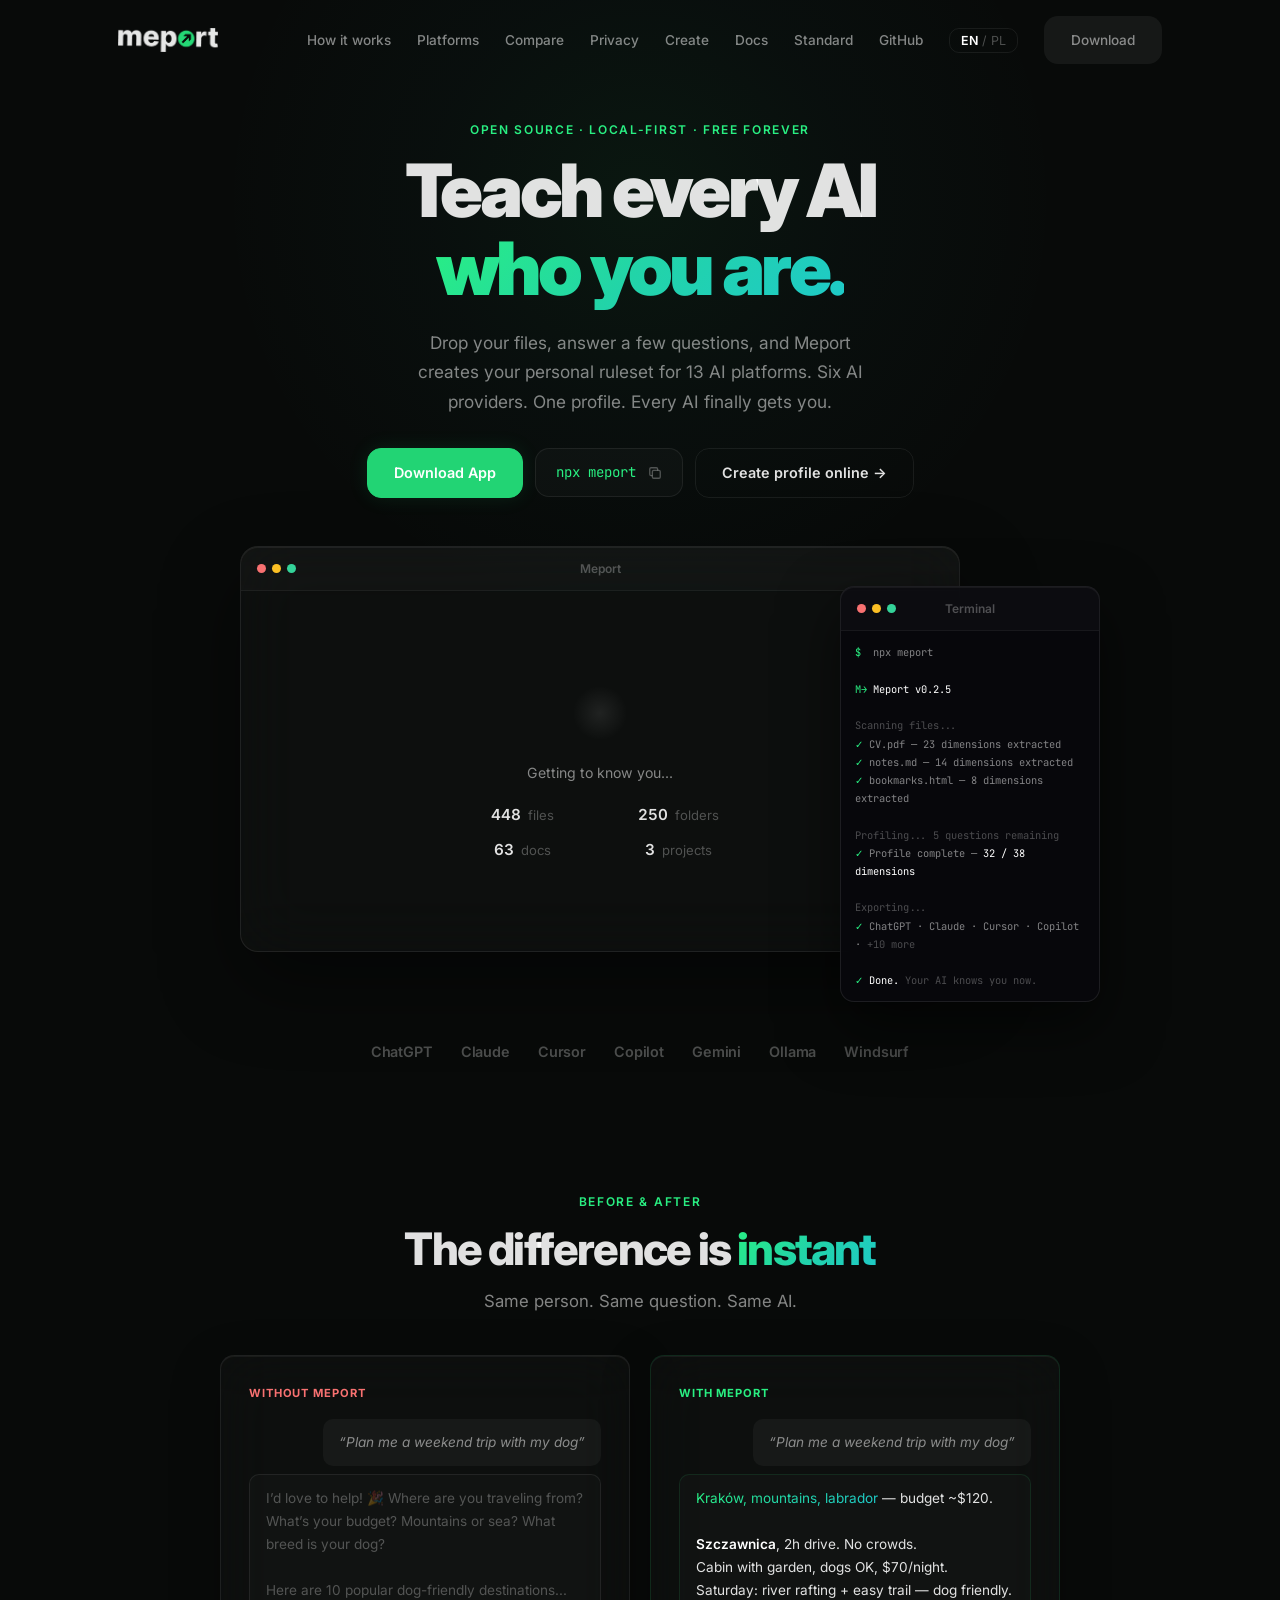
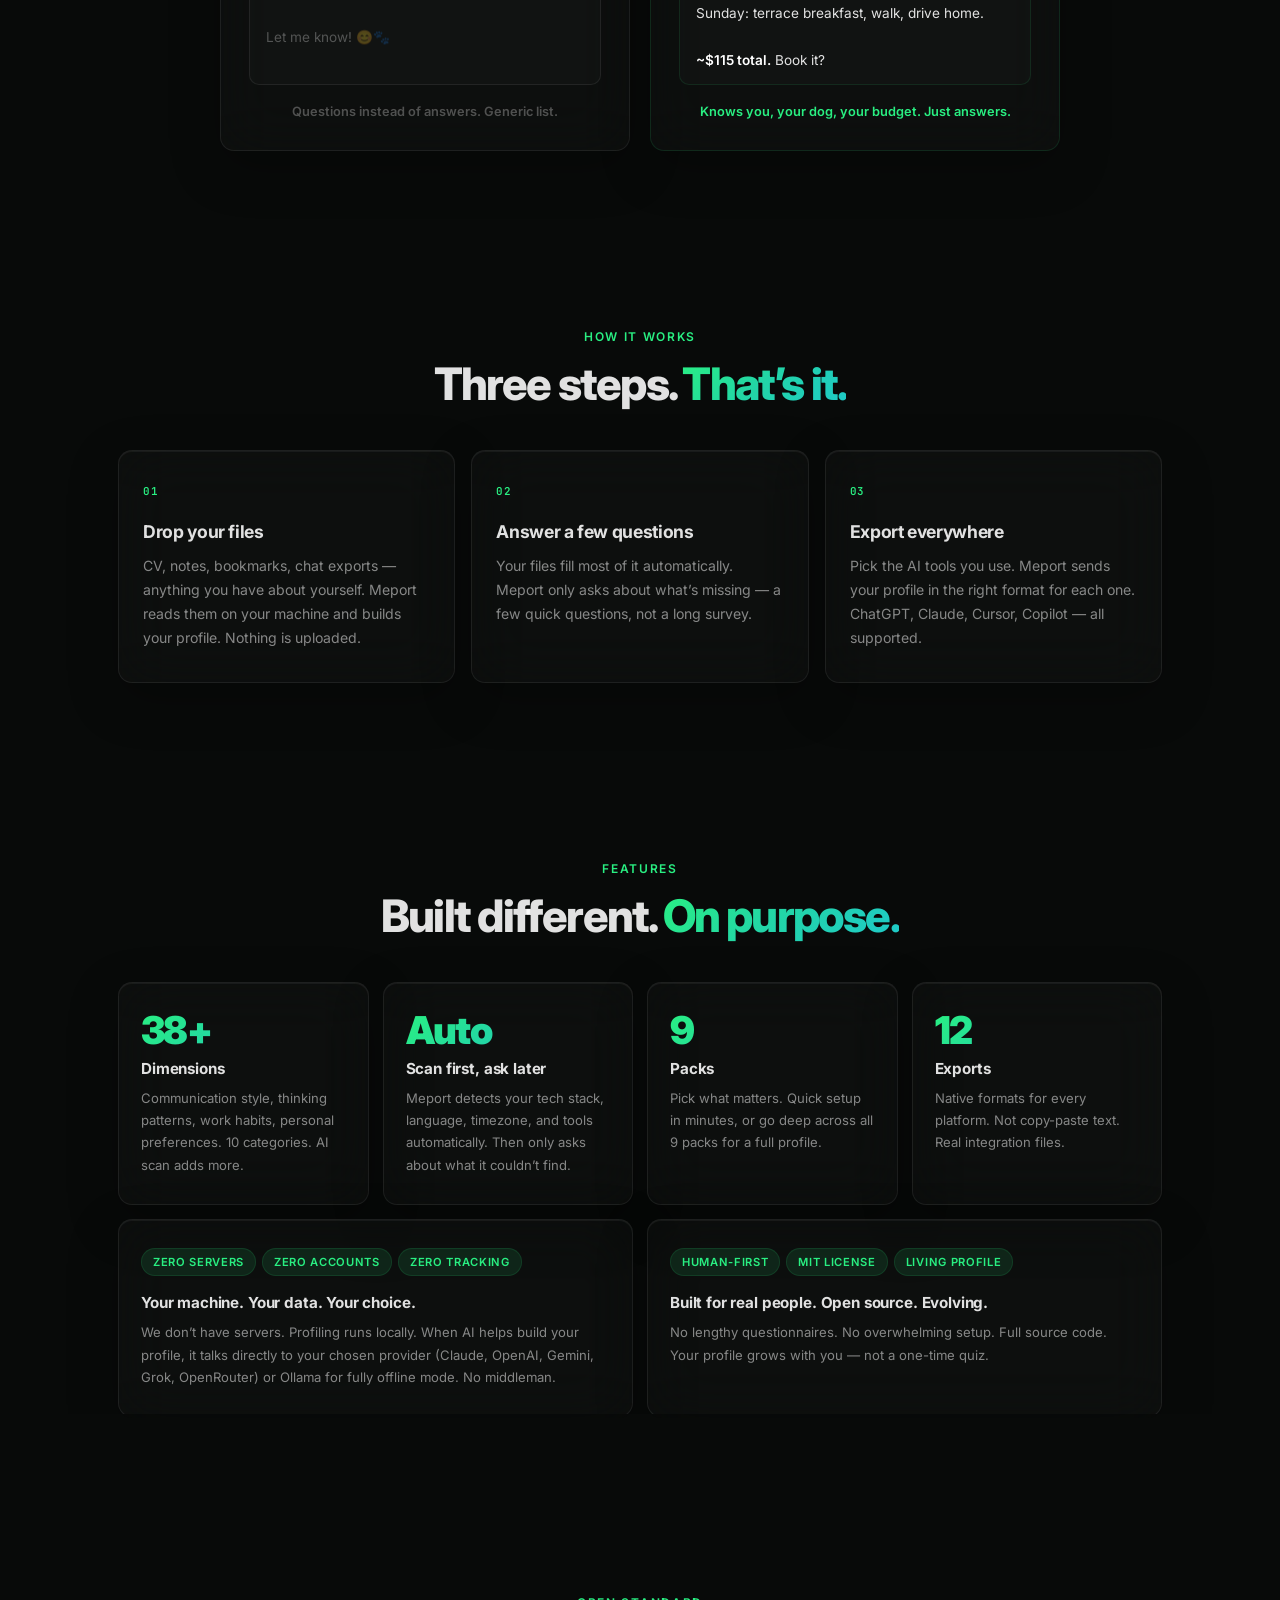
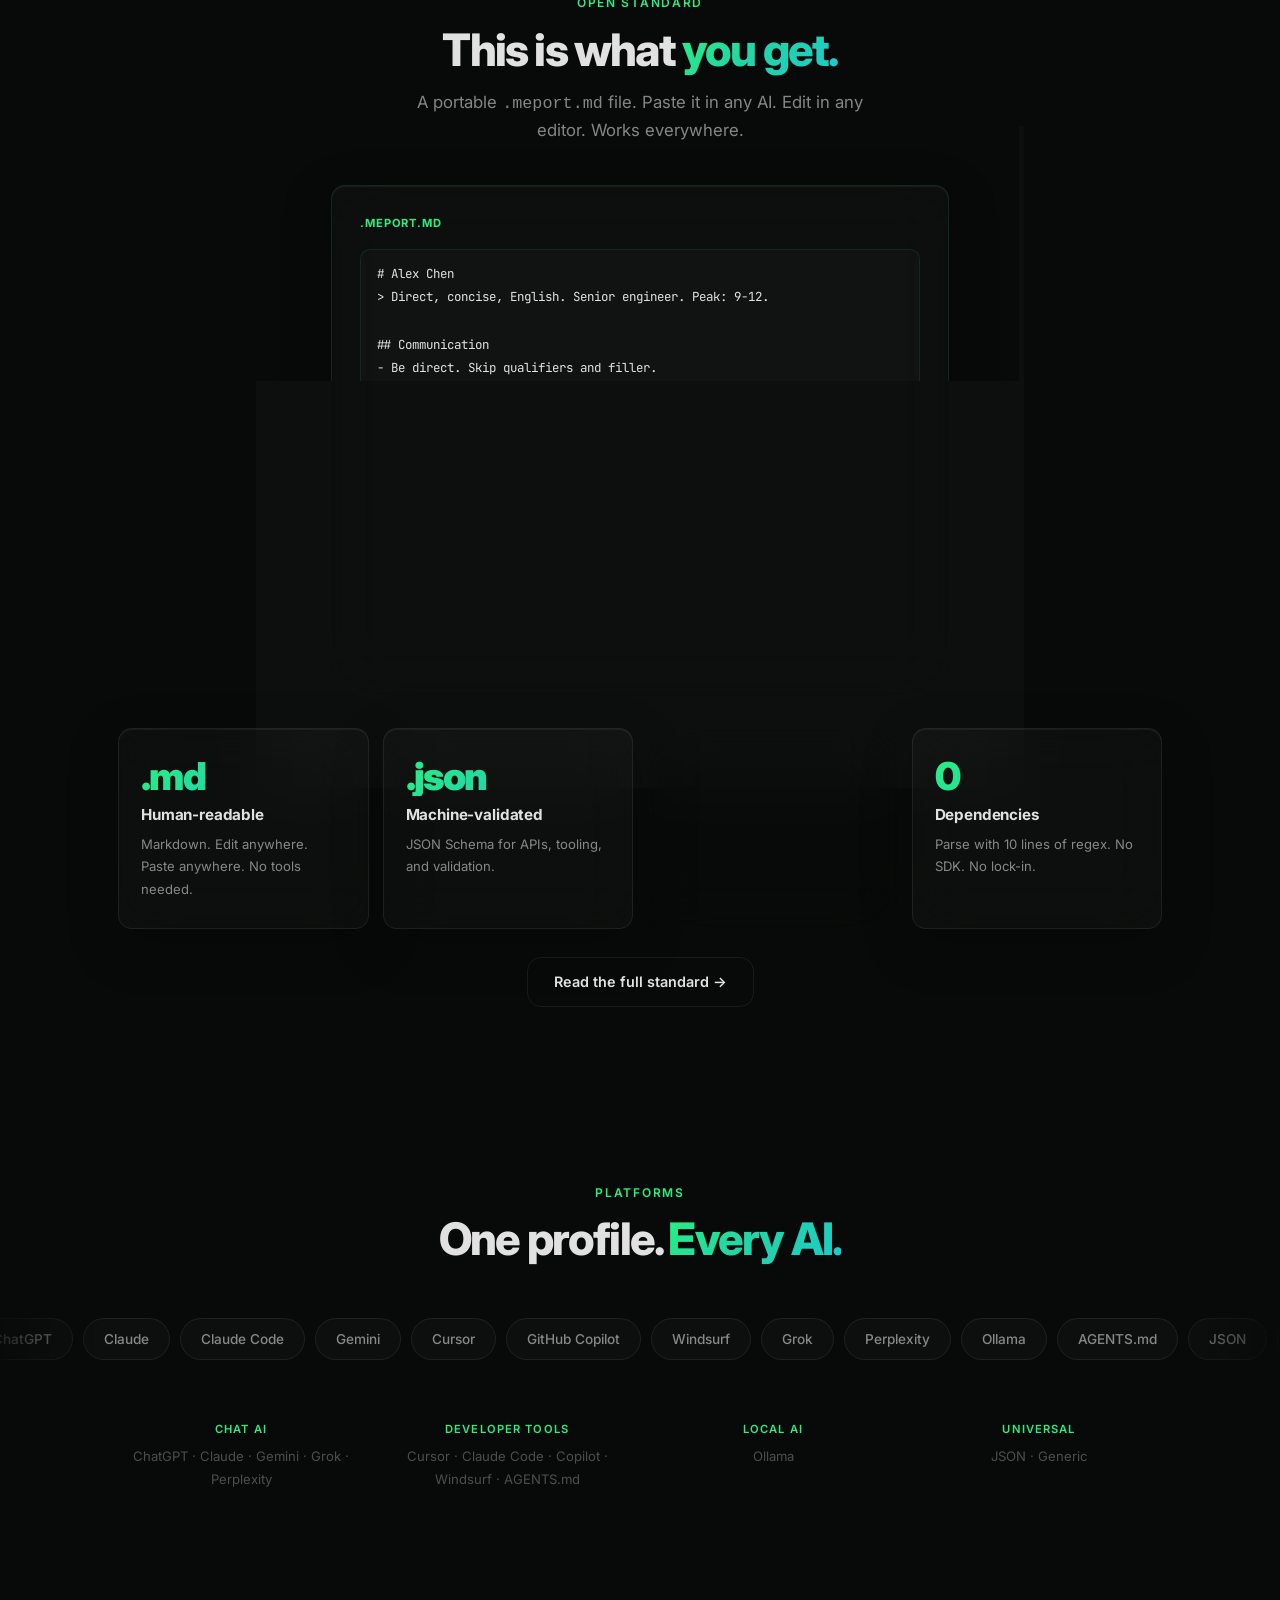
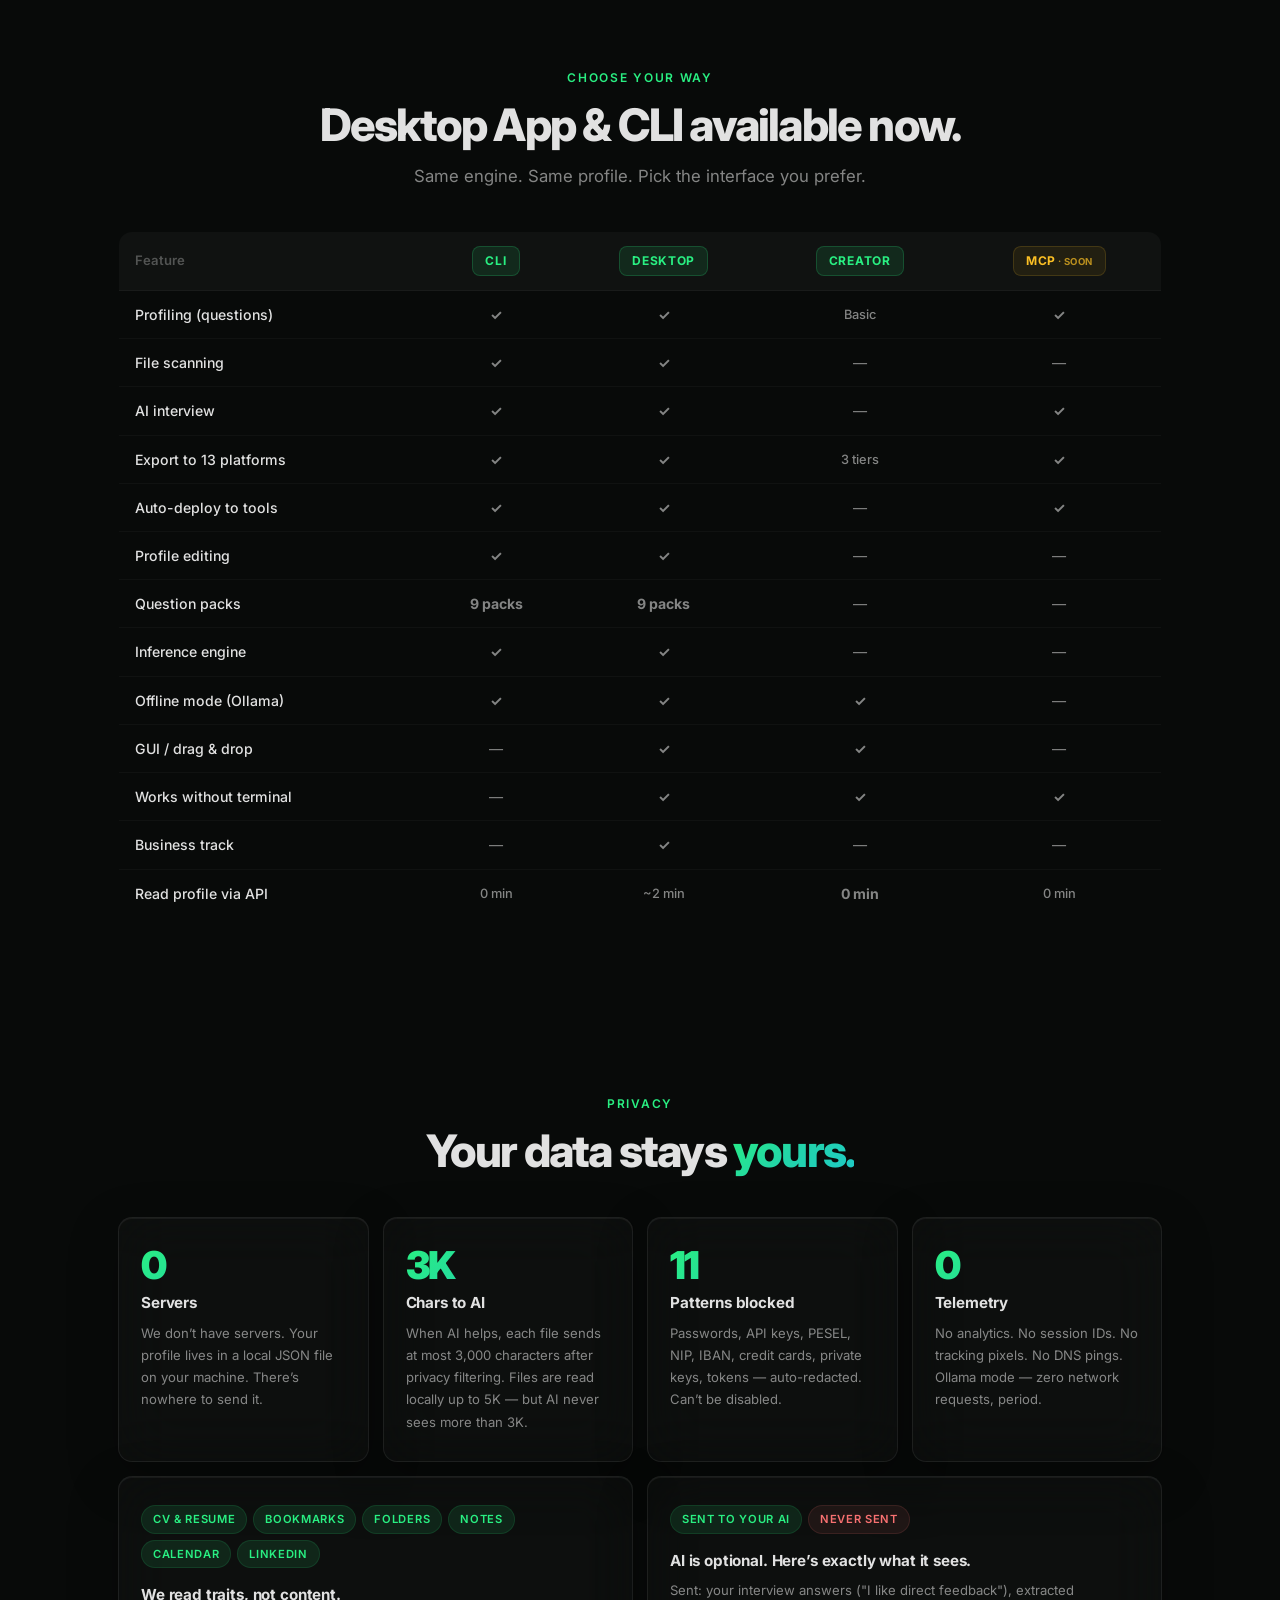
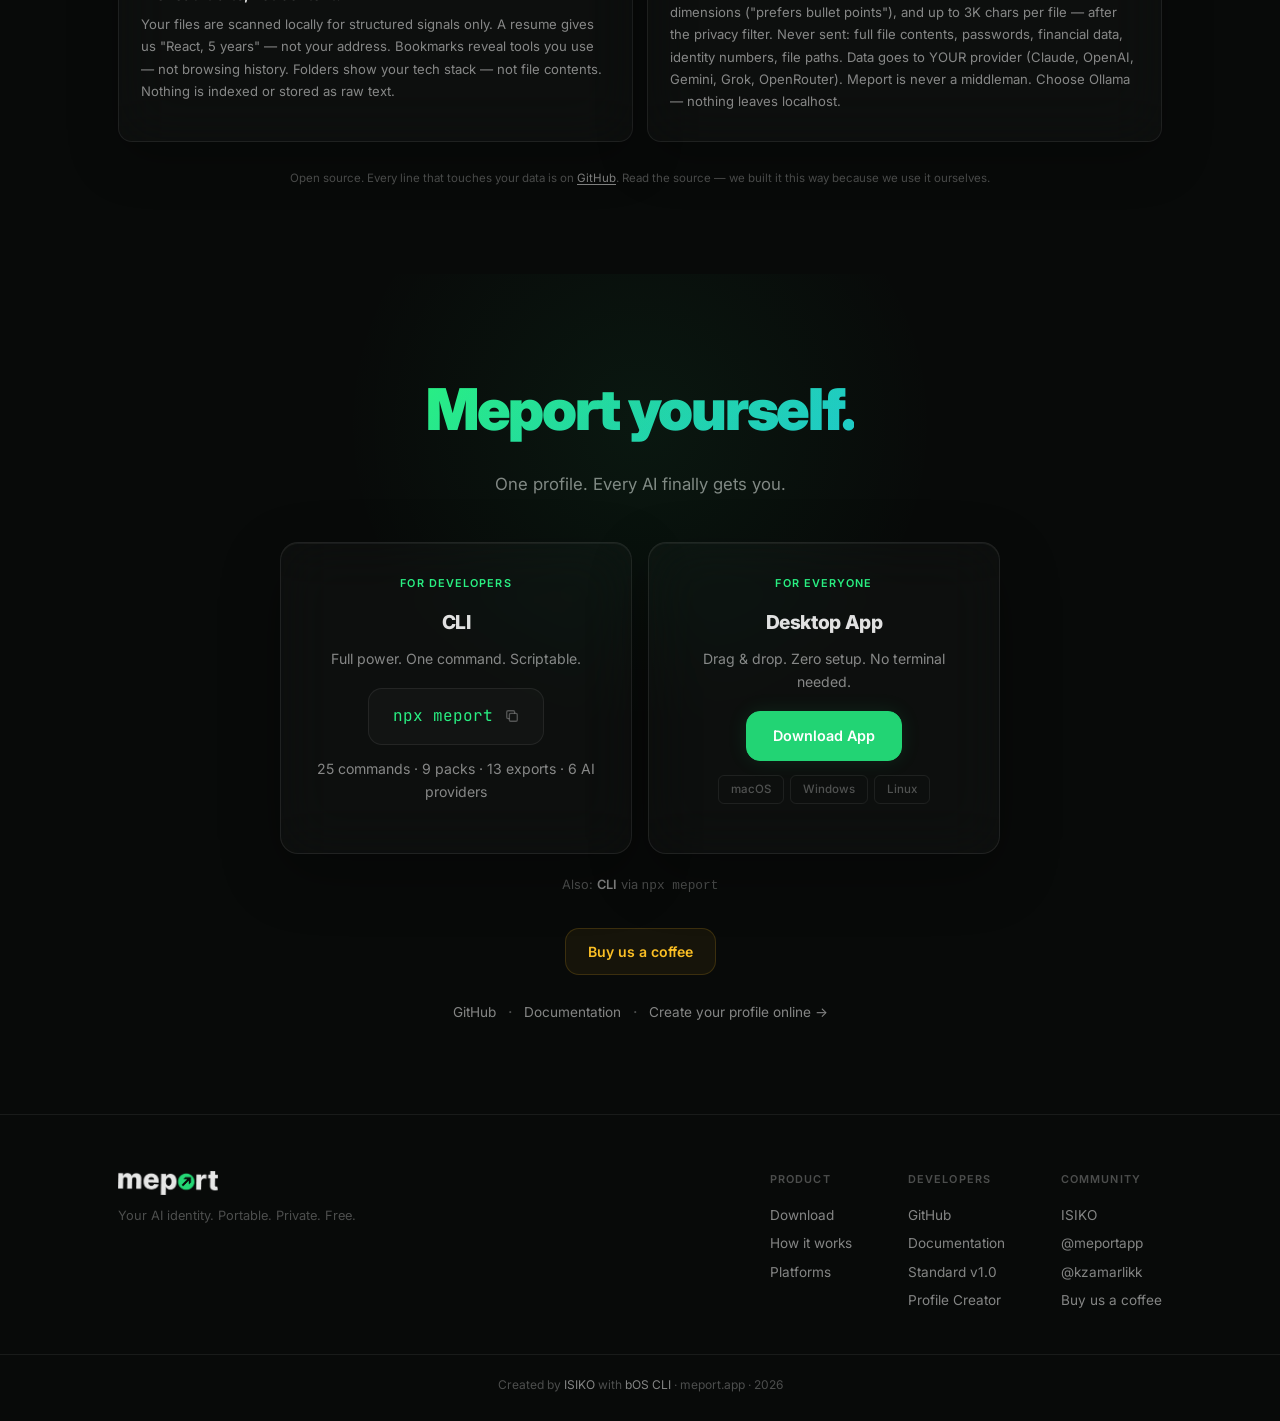
<file: index.html>
<!DOCTYPE html>
<html lang="en" data-lang="en">
<head>
  <meta charset="UTF-8">
  <meta name="viewport" content="width=device-width, initial-scale=1.0">
  <title>Meport — Teach every AI who you are.</title>
  <meta name="description" content="Meport creates your AI personality profile and exports to 15 platforms. Open standard (.meport.md). ChatGPT, Claude, Cursor, Grok, Ollama. Local-first, open source, free.">
  <meta name="author" content="Karol Zamarlik">
  <meta name="robots" content="index, follow">
  <link rel="canonical" href="https://meport.app/">

  <!-- Open Graph -->
  <meta property="og:type" content="website">
  <meta property="og:url" content="https://meport.app/">
  <meta property="og:title" content="Meport — Teach every AI who you are.">
  <meta property="og:description" content="One profile. Every AI. Drop your files, answer a few questions, export to 15 platforms. 6 AI providers. Free, local, open source.">
  <meta property="og:image" content="https://meport.app/og-image.png">
  <meta property="og:image:width" content="1200">
  <meta property="og:image:height" content="630">
  <meta property="og:site_name" content="Meport">
  <meta property="og:locale" content="en_US">

  <!-- Twitter -->
  <meta name="twitter:card" content="summary_large_image">
  <meta name="twitter:site" content="@meportapp">
  <meta name="twitter:creator" content="@kzamarlikk">
  <meta name="twitter:title" content="Meport — Teach every AI who you are.">
  <meta name="twitter:description" content="One profile. Every AI. Export to ChatGPT, Claude, Cursor, Copilot, Ollama &amp; 9 more platforms. 6 AI providers. Free &amp; open source.">
  <meta name="twitter:image" content="https://meport.app/og-image.png">

  <!-- Alternate locale -->
  <meta property="og:locale:alternate" content="pl_PL">

  <meta name="theme-color" content="#050507">
  <link rel="preconnect" href="https://fonts.googleapis.com">
  <link rel="preconnect" href="https://fonts.gstatic.com" crossorigin>
  <link href="https://fonts.googleapis.com/css2?family=Inter:opsz,wght@14..32,300;14..32,400;14..32,500;14..32,600;14..32,700;14..32,800;14..32,900&family=JetBrains+Mono:wght@400;500;600&display=swap" rel="stylesheet">
  <link rel="stylesheet" href="style.css">
  <link rel="icon" type="image/png" href="meport-sygnet.png">
  <link rel="icon" href="meport-sygnet.png" type="image/png" sizes="any">
  <meta name="keywords" content="AI profile, custom instructions, ChatGPT, Claude, Cursor, Copilot, Ollama, AI personalization, portable AI profile, npx meport, meport, .meport.md">
</head>
<body>

  <!-- NAV -->
  <nav class="nav" id="nav">
    <div class="nav-inner">
      <a href="#" class="nav-logo">
        <img src="meport-logo.png" alt="Meport" class="nav-logo-img">
      </a>
      <div class="nav-links" id="nav-links">
        <a href="#how" data-i18n="nav.how">How it works</a>
        <a href="#platforms" data-i18n="nav.platforms">Platforms</a>
        <a href="#compare" data-i18n="nav.compare">Compare</a>
        <a href="#privacy" data-i18n="priv.eyebrow">Privacy</a>
        <a href="create.html">Create</a>
        <a href="docs.html" data-i18n="nav.docs">Docs</a>
        <a href="docs.html#std-overview">Standard</a>
        <a href="https://github.com/zmrlk/meport" target="_blank" rel="noopener">GitHub</a>
        <button class="lang-switch" id="lang-switch" aria-label="Switch language">
          <span class="lang-option" data-lang="en">EN</span>
          <span class="lang-sep">/</span>
          <span class="lang-option" data-lang="pl">PL</span>
        </button>
        <a href="#download" class="btn btn-nav" data-i18n="nav.download">Download</a>
      </div>
      <button class="nav-toggle" id="nav-toggle" aria-label="Menu">
        <span></span><span></span><span></span>
      </button>
    </div>
  </nav>

  <!-- ═══════════════ HERO ═══════════════ -->
  <section class="hero">
    <div class="hero-ambient"></div>

    <!-- HEADLINE -->
    <div class="container hero-content">
      <div class="reveal">
        <p class="eyebrow" data-i18n="hero.eyebrow">Open source &middot; Local-first &middot; Free forever</p>
      </div>
      <div class="reveal r1">
        <h1 class="hero-h1">
          <span data-i18n="hero.title1">Teach every AI</span><br>
          <span class="grad" data-i18n="hero.title2">who you are.</span>
        </h1>
      </div>
      <div class="reveal r2">
        <p class="hero-p" data-i18n="hero.sub">Every AI conversation starts from zero &mdash; your name, style, preferences, forgotten. Meport fixes that. One profile, every platform. AI finally gets you.</p>
      </div>
      <div class="reveal r3 hero-cta">
        <a href="#download" class="btn btn-primary" data-i18n="hero.cta_dl">Download App</a>
        <div class="cli-copy" id="cli-pill">
          <code>npx meport</code>
          <svg width="14" height="14" viewBox="0 0 16 16" fill="none"><rect x="5" y="5" width="9" height="9" rx="1.5" stroke="currentColor" stroke-width="1.5"/><path d="M11 5V3.5A1.5 1.5 0 009.5 2h-6A1.5 1.5 0 002 3.5v6A1.5 1.5 0 003.5 11H5" stroke="currentColor" stroke-width="1.5"/></svg>
        </div>
        <a href="create.html" class="btn btn-outline">Create profile online &rarr;</a>
      </div>
    </div>

    <!-- PRODUCT PREVIEW -->
    <div class="container">
      <div class="hero-preview reveal r4">

        <!-- APP (main, top) -->
        <div class="preview-app" id="preview-app">
          <div class="pa-bar">
            <div class="pt-dots"><span></span><span></span><span></span></div>
            <div class="pt-title">Meport</div>
          </div>
          <div class="pa-body">
            <!-- Scanning state -->
            <div class="pa-scan" id="pa-scan">
              <div class="pa-orb"></div>
              <p class="pa-status">Getting to know you...</p>
              <div class="pa-stats">
                <div><strong id="stat-files">0</strong> files</div>
                <div><strong id="stat-folders">0</strong> folders</div>
                <div><strong id="stat-docs">0</strong> docs</div>
                <div><strong id="stat-projects">0</strong> projects</div>
              </div>
            </div>
            <!-- Question state -->
            <div class="pa-questions" id="pa-questions" style="display:none">
              <div class="pa-dots" id="pa-dots"></div>
              <div class="pa-qcard" id="pa-qcard">
                <p class="pa-q" id="pa-q"></p>
                <div class="pa-opts" id="pa-opts"></div>
              </div>
            </div>
            <!-- Success state -->
            <div class="pa-success" id="pa-success" style="display:none">
              <div class="pa-check">&#10003;</div>
              <p class="pa-done-title" data-i18n="hero.done.title">Profile ready</p>
              <p class="pa-done-sub" data-i18n="hero.done.sub">7 rules generated from your answers</p>
              <div class="pa-rules" id="pa-rules"></div>
              <div class="pa-actions">
                <button class="pa-copy-btn" id="pa-copy-btn" data-copy-text="Copy rules" data-copied-text="Copied!">
                  <svg width="14" height="14" viewBox="0 0 16 16" fill="none"><rect x="5" y="5" width="9" height="9" rx="1.5" stroke="currentColor" stroke-width="1.5"/><path d="M11 5V3.5A1.5 1.5 0 009.5 2h-6A1.5 1.5 0 002 3.5v6A1.5 1.5 0 003.5 11H5" stroke="currentColor" stroke-width="1.5"/></svg>
                  <span data-i18n="hero.done.copy">Copy rules</span>
                </button>
                <a href="#download" class="btn btn-primary pa-dl-btn" data-i18n="hero.cta_dl">Download App</a>
              </div>
            </div>
          </div>
        </div>

        <!-- TERMINAL (overlay, bottom-left) -->
        <div class="preview-terminal">
          <div class="pt-bar">
            <div class="pt-dots"><span></span><span></span><span></span></div>
            <div class="pt-title">Terminal</div>
          </div>
          <div class="pt-body" id="pt-body"></div>
        </div>

      </div>
    </div>

    <!-- TRUST — clickable -->
    <div class="trust reveal r4">
      <a href="#platforms">ChatGPT</a><a href="#platforms">Claude</a><a href="#platforms">Cursor</a><a href="#platforms">Copilot</a><a href="#platforms">Gemini</a><a href="#platforms">Ollama</a><a href="#platforms">Windsurf</a>
    </div>
  </section>

  <!-- ═══════════════ BEFORE / AFTER ═══════════════ -->
  <section class="flow" id="difference">
    <div class="container">
      <p class="eyebrow reveal" data-i18n="diff.eyebrow">Before &amp; After</p>
      <h2 class="h2 reveal" data-i18n-html="diff.heading">The difference is <em>instant</em></h2>
      <p class="sub reveal" data-i18n="diff.sub">Same person. Same question. Same AI.</p>
      <div class="ba reveal r1">
        <div class="ba-card ba-bad">
          <span class="ba-tag" data-i18n="diff.without">Without Meport</span>
          <div class="ba-bubble user" data-i18n="diff.q">&ldquo;Plan me a weekend trip with my dog&rdquo;</div>
          <div class="ba-bubble ai" data-i18n-html="diff.a_bad">I&rsquo;d love to help! 🎉 Where are you traveling from? What&rsquo;s your budget? Mountains or sea? What breed is your dog?<br><br>Here are 10 popular dog-friendly destinations...<br><br>Let me know! 😊🐾</div>
          <p class="ba-verd" data-i18n="diff.verdict_bad">Questions instead of answers. Generic list.</p>
        </div>
        <div class="ba-card ba-good">
          <span class="ba-tag good" data-i18n="diff.with">With Meport</span>
          <div class="ba-bubble user" data-i18n="diff.q">&ldquo;Plan me a weekend trip with my dog&rdquo;</div>
          <div class="ba-bubble ai good" data-i18n-html="diff.a_good"><em>Krak&oacute;w, mountains, labrador</em> &mdash; budget ~$120.<br><br><strong>Szczawnica</strong>, 2h drive. No crowds.<br>Cabin with garden, dogs OK, $70/night.<br>Saturday: river rafting + easy trail &mdash; dog friendly.<br>Sunday: terrace breakfast, walk, drive home.<br><br><strong>~$115 total.</strong> Book it?</div>
          <p class="ba-verd good" data-i18n="diff.verdict_good">Knows you, your dog, your budget. Just answers.</p>
        </div>
      </div>
    </div>
  </section>

  <!-- ═══════════════ HOW IT WORKS ═══════════════ -->
  <section class="flow" id="how">
    <div class="container">
      <p class="eyebrow reveal" data-i18n="how.eyebrow">How it works</p>
      <h2 class="h2 reveal" data-i18n-html="how.heading">Three steps. <em>That&rsquo;s it.</em></h2>
      <div class="steps">
        <div class="step reveal r1">
          <div class="step-n">01</div>
          <h3 data-i18n="how.s1.title">Drop your files</h3>
          <p data-i18n="how.s1.desc">CV, notes, bookmarks, chat exports &mdash; anything you have about yourself. Meport reads them on your machine and builds your profile. Nothing is uploaded.</p>
        </div>
        <div class="step reveal r2">
          <div class="step-n">02</div>
          <h3 data-i18n="how.s2.title">Answer a few questions</h3>
          <p data-i18n="how.s2.desc">Your files fill most of it automatically. Meport only asks about what's missing &mdash; a few quick questions, not a long survey.</p>
        </div>
        <div class="step reveal r3">
          <div class="step-n">03</div>
          <h3 data-i18n="how.s3.title">Export everywhere</h3>
          <p data-i18n="how.s3.desc">Pick the AI tools you use. Meport sends your profile in the right format for each one. ChatGPT, Claude, Cursor, Copilot &mdash; all supported.</p>
        </div>
      </div>
    </div>
  </section>

  <!-- ═══════════════ FEATURES ═══════════════ -->
  <section class="flow" id="features">
    <div class="container">
      <p class="eyebrow reveal" data-i18n="feat.eyebrow">Features</p>
      <h2 class="h2 reveal" data-i18n-html="feat.heading">Built different. <em>On purpose.</em></h2>
      <div class="bento">
        <div class="bento-card reveal">
          <div class="bento-num">38+</div>
          <h3 data-i18n="feat.f1.title">Dimensions</h3>
          <p data-i18n="feat.f1.desc">Communication style, thinking patterns, work habits, personal preferences. 10 categories. AI scan adds more.</p>
        </div>
        <div class="bento-card reveal r1">
          <div class="bento-num">Auto</div>
          <h3 data-i18n="feat.f2.title">Scan first, ask later</h3>
          <p data-i18n="feat.f2.desc">Meport detects your tech stack, language, timezone, and tools automatically. Then only asks about what it couldn't find.</p>
        </div>
        <div class="bento-card reveal r2">
          <div class="bento-num">9</div>
          <h3 data-i18n="feat.f3.title">Packs</h3>
          <p data-i18n="feat.f3.desc">Pick what matters. Quick setup in minutes, or go deep across all 9 packs for a full profile.</p>
        </div>
        <div class="bento-card reveal r3">
          <div class="bento-num">12</div>
          <h3 data-i18n="feat.f4.title">Exports</h3>
          <p data-i18n="feat.f4.desc">Native formats for every platform. Not copy-paste text. Real integration files.</p>
        </div>
        <div class="bento-card wide reveal r1">
          <div class="pills"><span data-i18n="feat.f5.p1">Zero servers</span><span data-i18n="feat.f5.p2">Zero accounts</span><span data-i18n="feat.f5.p3">Zero tracking</span></div>
          <h3 data-i18n="feat.f5.title">Your machine. Your data. Your choice.</h3>
          <p data-i18n="feat.f5.desc">We don't have servers. Profiling runs locally. When AI helps build your profile, it talks directly to your chosen provider (Claude, OpenAI, Gemini, Grok, OpenRouter) or Ollama for fully offline mode. No middleman.</p>
        </div>
        <div class="bento-card wide reveal r2">
          <div class="pills"><span data-i18n="feat.f6.p0">Human-first</span><span>MIT License</span><span data-i18n="feat.f6.p1">Living profile</span></div>
          <h3 data-i18n="feat.f6.title">Built for real people. Open source. Evolving.</h3>
          <p data-i18n="feat.f6.desc">No lengthy questionnaires. No overwhelming setup. Full source code. Your profile grows with you — not a one-time quiz.</p>
        </div>
      </div>
    </div>
  </section>

  <!-- ═══════════════ WHAT YOU GET ═══════════════ -->
  <section class="flow" id="standard">
    <div class="container">
      <p class="eyebrow reveal">Open Standard</p>
      <h2 class="h2 reveal">This is what <em>you get.</em></h2>
      <p class="sub reveal">A portable <code>.meport.md</code> file. Paste it in any AI. Edit in any editor. Works everywhere.</p>
      <div class="ba reveal r1">
        <div class="ba-card ba-good" style="grid-column:span 2;max-width:640px;margin:0 auto">
          <span class="ba-tag good">.meport.md</span>
          <div class="ba-bubble ai good" style="font-family:var(--mono);font-size:.78rem;line-height:1.9;white-space:pre"># Alex Chen
> Direct, concise, English. Senior engineer. Peak: 9-12.

## Communication
- Be direct. Skip qualifiers and filler.
- Code-first format. No prose walls.
- Feedback: welcome corrections.

## Instructions
- Use TypeScript for all examples
- Skip preambles &mdash; go straight to the answer

## Never
- Explain basic concepts
- Use emoji</div>
          <p class="ba-verd good">Copy &rarr; paste in ChatGPT, Claude, Grok, or Cursor &rarr; AI instantly knows how to talk to you.</p>
        </div>
      </div>
      <div class="bento" style="margin-top:32px">
        <div class="bento-card reveal">
          <div class="bento-num">.md</div>
          <h3>Human-readable</h3>
          <p>Markdown. Edit anywhere. Paste anywhere. No tools needed.</p>
        </div>
        <div class="bento-card reveal r1">
          <div class="bento-num">.json</div>
          <h3>Machine-validated</h3>
          <p>JSON Schema for APIs, tooling, and validation.</p>
        </div>
        <div class="bento-card reveal r2">
          <div class="bento-num">4</div>
          <h3>Export tiers</h3>
          <p>150 &rarr; 800 &rarr; 1500 &rarr; 3500 chars. Fits every platform.</p>
        </div>
        <div class="bento-card reveal r3">
          <div class="bento-num">0</div>
          <h3>Dependencies</h3>
          <p>Parse with 10 lines of regex. No SDK. No lock-in.</p>
        </div>
      </div>
      <div style="text-align:center;margin-top:28px" class="reveal r3">
        <a href="docs.html#std-overview" class="btn btn-outline">Read the full standard &rarr;</a>
      </div>
    </div>
  </section>

  <!-- ═══════════════ PLATFORMS ═══════════════ -->
  <section class="flow" id="platforms">
    <div class="container">
      <p class="eyebrow reveal" data-i18n="plat.eyebrow">Platforms</p>
      <h2 class="h2 reveal" data-i18n-html="plat.heading">One profile. <em>Every AI.</em></h2>
    </div>
    <div class="marquee-wrap reveal r1">
      <div class="marquee">
        <span>ChatGPT</span><span>Claude</span><span>Claude Code</span><span>Gemini</span><span>Cursor</span>
        <span>GitHub Copilot</span><span>Windsurf</span><span>Grok</span><span>Perplexity</span><span>Ollama</span>
        <span>AGENTS.md</span><span>JSON</span><span>Generic</span>
        <span>ChatGPT</span><span>Claude</span><span>Claude Code</span><span>Gemini</span><span>Cursor</span>
        <span>GitHub Copilot</span><span>Windsurf</span><span>Grok</span><span>Perplexity</span><span>Ollama</span>
        <span>AGENTS.md</span><span>JSON</span><span>Generic</span>
      </div>
    </div>
    <div class="container">
      <div class="cats reveal r2">
        <div class="cat"><h4 data-i18n="plat.chat">Chat AI</h4><p>ChatGPT &middot; Claude &middot; Gemini &middot; Grok &middot; Perplexity</p></div>
        <div class="cat"><h4 data-i18n="plat.dev">Developer Tools</h4><p>Cursor &middot; Claude Code &middot; Copilot &middot; Windsurf &middot; AGENTS.md</p></div>
        <div class="cat"><h4 data-i18n="plat.local">Local AI</h4><p>Ollama</p></div>
        <div class="cat"><h4 data-i18n="plat.universal">Universal</h4><p>JSON &middot; Generic</p></div>
      </div>
    </div>
  </section>

  <!-- ═══════════════ COMPARISON TABLE ═══════════════ -->
  <section class="flow" id="compare">
    <div class="container">
      <p class="eyebrow reveal" data-i18n="compare.eyebrow">Choose your way</p>
      <h2 class="h2 reveal" data-i18n-html="compare.heading">Desktop App &amp; CLI available now.</h2>
      <p class="sub reveal" data-i18n="compare.sub">Same engine. Same profile. Pick the interface you prefer.</p>
      <div class="compare-table reveal r1">
        <table>
          <thead>
            <tr>
              <th data-i18n="compare.feature">Feature</th>
              <th><span class="ct-badge ct-ready">CLI</span></th>
              <th><span class="ct-badge ct-ready">Desktop</span></th>
              <th><a href="create.html" class="ct-badge ct-ready">Creator</a></th>
              <th><span class="ct-badge ct-soon">MCP<small class="ct-soon-label"> · Soon</small></span></th>
            </tr>
          </thead>
          <tbody>
            <tr><td data-i18n="compare.r1">Profiling (questions)</td><td class="ct-yes">✓</td><td class="ct-yes">✓</td><td class="ct-limit">Basic</td><td class="ct-yes">✓</td></tr>
            <tr><td data-i18n="compare.r2">File scanning</td><td class="ct-yes">✓</td><td class="ct-yes">✓</td><td class="ct-no">—</td><td class="ct-no">—</td></tr>
            <tr><td data-i18n="compare.r3">AI interview</td><td class="ct-yes">✓</td><td class="ct-yes">✓</td><td class="ct-no">—</td><td class="ct-yes">✓</td></tr>
            <tr><td data-i18n="compare.r4">Export to 15 platforms</td><td class="ct-yes">✓</td><td class="ct-yes">✓</td><td class="ct-limit">3 tiers</td><td class="ct-yes">✓</td></tr>
            <tr><td data-i18n="compare.r5">Auto-deploy to tools</td><td class="ct-yes">✓</td><td class="ct-yes">✓</td><td class="ct-no">—</td><td class="ct-yes">✓</td></tr>
            <tr><td data-i18n="compare.r6">Profile editing</td><td class="ct-yes">✓</td><td class="ct-yes">✓</td><td class="ct-no">—</td><td class="ct-no">—</td></tr>
            <tr><td data-i18n="compare.r7">Question packs</td><td class="ct-yes">9 packs</td><td class="ct-yes">9 packs</td><td class="ct-no">—</td><td class="ct-no">—</td></tr>
            <tr><td data-i18n="compare.r8">Inference engine</td><td class="ct-yes">✓</td><td class="ct-yes">✓</td><td class="ct-no">—</td><td class="ct-no">—</td></tr>
            <tr><td data-i18n="compare.r9">Offline mode (Ollama)</td><td class="ct-yes">✓</td><td class="ct-yes">✓</td><td class="ct-yes">✓</td><td class="ct-no">—</td></tr>
            <tr><td data-i18n="compare.r10">GUI / click options</td><td class="ct-no">—</td><td class="ct-yes">✓</td><td class="ct-yes">✓</td><td class="ct-no">—</td></tr>
            <tr><td data-i18n="compare.r11">Works without terminal</td><td class="ct-no">—</td><td class="ct-yes">✓</td><td class="ct-yes">✓</td><td class="ct-yes">✓</td></tr>
            <tr><td data-i18n="compare.r12">Needs download</td><td class="ct-no">—</td><td class="ct-yes">✓</td><td class="ct-no">—</td><td class="ct-no">—</td></tr>
            <tr><td data-i18n="compare.r13">Setup time</td><td class="ct-limit">0 min</td><td class="ct-limit">~2 min</td><td class="ct-yes">0 min</td><td class="ct-limit">0 min</td></tr>
          </tbody>
        </table>
      </div>
    </div>
  </section>

  <!-- ═══════════════ PRIVACY ═══════════════ -->
  <section class="flow" id="privacy">
    <div class="container">
      <p class="eyebrow reveal" data-i18n="priv.eyebrow">Privacy</p>
      <h2 class="h2 reveal" data-i18n-html="priv.heading">Your data stays <em>yours.</em></h2>
      <div class="bento">

        <!-- ROW 1: 4 small cards with numbers -->
        <div class="bento-card reveal">
          <div class="bento-num">0</div>
          <h3 data-i18n="priv.p1.title">Servers</h3>
          <p data-i18n="priv.p1.desc">We don't have servers. Your profile lives in a local JSON file on your machine. There's nowhere to send it.</p>
        </div>
        <div class="bento-card reveal r1">
          <div class="bento-num">3K</div>
          <h3 data-i18n="priv.p2.title">Chars to AI</h3>
          <p data-i18n="priv.p2.desc">When AI helps, each file sends at most 3,000 characters after privacy filtering. Files are read locally up to 5K &mdash; but AI never sees more than 3K.</p>
        </div>
        <div class="bento-card reveal r2">
          <div class="bento-num">11</div>
          <h3 data-i18n="priv.p3.title">Patterns blocked</h3>
          <p data-i18n="priv.p3.desc">Passwords, API keys, PESEL, NIP, IBAN, credit cards, private keys, tokens &mdash; auto-redacted. Can't be disabled.</p>
        </div>
        <div class="bento-card reveal r3">
          <div class="bento-num">0</div>
          <h3 data-i18n="priv.p4.title">Telemetry</h3>
          <p data-i18n="priv.p4.desc">No analytics. No session IDs. No tracking pixels. No DNS pings. Ollama mode &mdash; zero network requests, period.</p>
        </div>

        <!-- ROW 2: wide card — what we scan -->
        <div class="bento-card wide reveal r1">
          <div class="pills"><span data-i18n="priv.p5.t1">CV &amp; Resume</span><span data-i18n="priv.p5.t2">Bookmarks</span><span data-i18n="priv.p5.t3">Folders</span><span data-i18n="priv.p5.t4">Notes</span><span data-i18n="priv.p5.t5">Calendar</span><span data-i18n="priv.p5.t6">LinkedIn</span></div>
          <h3 data-i18n="priv.p5.title">We read traits, not content.</h3>
          <p data-i18n="priv.p5.desc">Your files are scanned locally for structured signals only. A resume gives us "React, 5 years" &mdash; not your address. Bookmarks reveal tools you use &mdash; not browsing history. Folders show your tech stack &mdash; not file contents. Nothing is indexed or stored as raw text.</p>
        </div>

        <!-- ROW 3: wide card — what AI sees vs never sees -->
        <div class="bento-card wide reveal r2">
          <div class="pills"><span class="pill-green" data-i18n="priv.p6.t1">Sent to your AI</span><span class="pill-red" data-i18n="priv.p6.t2">Never sent</span></div>
          <h3 data-i18n="priv.p6.title">AI is optional. Here's exactly what it sees.</h3>
          <p data-i18n="priv.p6.desc">Sent: your interview answers ("I like direct feedback"), extracted dimensions ("prefers bullet points"), and up to 3K chars per file &mdash; after the privacy filter. Never sent: full file contents, passwords, financial data, identity numbers, file paths. Data goes to YOUR provider (Claude, OpenAI, Gemini, Grok, OpenRouter). Meport is never a middleman. Choose Ollama &mdash; nothing leaves localhost.</p>
        </div>

      </div>

      <p class="priv-disclaimer reveal r3" data-i18n-html="priv.note">Open source. Every line that touches your data is on <a href="https://github.com/zmrlk/meport" target="_blank" rel="noopener">GitHub</a>. Read the source &mdash; we built it this way because we use it ourselves.</p>

    </div>
  </section>

  <!-- ═══════════════ DOWNLOAD ═══════════════ -->
  <section class="flow cta-section" id="download">
    <div class="cta-glow"></div>
    <div class="container">
      <div class="reveal">
        <h2 class="cta-h2"><span class="grad" data-i18n="dl.title">Meport yourself.</span></h2>
        <p class="cta-p" data-i18n="dl.sub">One profile. Every AI finally gets you.</p>
      </div>
      <!-- Two main download options -->
      <div class="dl-duo reveal r1">
        <div class="dl-main">
          <div class="dl-main-eyebrow" data-i18n="dl.cli.for">For developers</div>
          <h3 data-i18n="dl.cli.title">CLI</h3>
          <p data-i18n="dl.cli.desc">Full power. One command. Scriptable.</p>
          <div class="cli-copy lg" id="cli-pill-dl">
            <code>npx meport</code>
            <svg width="14" height="14" viewBox="0 0 16 16" fill="none"><rect x="5" y="5" width="9" height="9" rx="1.5" stroke="currentColor" stroke-width="1.5"/><path d="M11 5V3.5A1.5 1.5 0 009.5 2h-6A1.5 1.5 0 002 3.5v6A1.5 1.5 0 003.5 11H5" stroke="currentColor" stroke-width="1.5"/></svg>
          </div>
          <p class="dl-sub" data-i18n="dl.cli.sub">25 commands &middot; 9 packs &middot; 13 exports &middot; 6 AI providers</p>
        </div>
        <div class="dl-main dl-main-app">
          <div class="dl-main-eyebrow" data-i18n="dl.app.for">For everyone</div>
          <h3 data-i18n="dl.app.title">Desktop App</h3>
          <p data-i18n="dl.app.desc">Drag & drop. Zero setup. No terminal needed.</p>
          <a href="https://github.com/zmrlk/meport/releases/latest" target="_blank" rel="noopener" class="btn btn-primary dl-app-btn" data-i18n="hero.cta_dl">Download App</a>
          <div class="dl-platforms-row">
            <span>macOS</span><span>Windows</span><span>Linux</span>
          </div>
        </div>
      </div>

      <!-- Coming soon — inline -->
      <p class="dl-coming-line reveal r2" data-i18n-html="dl.coming_line">Also: <strong>CLI</strong> via <code>npx meport</code></p>
      <div class="reveal r2 coffee-row">
        <a href="https://buycoffee.to/zmrlk" target="_blank" rel="noopener" class="coffee-btn" data-i18n="dl.coffee">
          <svg width="18" height="18" viewBox="0 0 24 24" fill="none" stroke="currentColor" stroke-width="2" stroke-linecap="round" stroke-linejoin="round"><path d="M18 8h1a4 4 0 010 8h-1"/><path d="M2 8h16v9a4 4 0 01-4 4H6a4 4 0 01-4-4V8z"/><line x1="6" y1="1" x2="6" y2="4"/><line x1="10" y1="1" x2="10" y2="4"/><line x1="14" y1="1" x2="14" y2="4"/></svg>
          Buy us a coffee
        </a>
      </div>
      <div class="reveal r3 dl-links">
        <a href="https://github.com/zmrlk/meport" target="_blank" rel="noopener">GitHub</a>
        <span>&middot;</span>
        <a href="docs.html" data-i18n="dl.docs">Documentation</a>
        <span>&middot;</span>
        <a href="create.html">Create your profile online &rarr;</a>
      </div>
    </div>
  </section>

  <!-- ═══════════════ FOOTER ═══════════════ -->
  <footer class="footer">
    <div class="container footer-inner">
      <div class="footer-brand">
        <a href="#" class="nav-logo"><img src="meport-logo.png" alt="Meport" class="nav-logo-img"></a>
        <p data-i18n="footer.tagline">Your AI identity. Portable. Private. Free.</p>
      </div>
      <div class="footer-cols">
        <div><h4 data-i18n="footer.product">Product</h4><a href="#download" data-i18n="nav.download">Download</a><a href="#how" data-i18n="nav.how">How it works</a><a href="#platforms" data-i18n="nav.platforms">Platforms</a></div>
        <div><h4 data-i18n="footer.developers">Developers</h4><a href="https://github.com/zmrlk/meport" target="_blank" rel="noopener">GitHub</a><a href="docs.html" data-i18n="dl.docs">Documentation</a><a href="docs.html#std-overview">Standard v1.0</a><a href="create.html">Profile Creator</a></div>
        <div><h4 data-i18n="footer.community">Community</h4><a href="https://isiko.pl" target="_blank" rel="noopener">ISIKO</a><a href="https://x.com/meportapp" target="_blank" rel="noopener">@meportapp</a><a href="https://x.com/kzamarlikk" target="_blank" rel="noopener">@kzamarlikk</a><a href="https://buycoffee.to/zmrlk" target="_blank" data-i18n="footer.coffee">Buy us a coffee</a></div>
      </div>
    </div>
    <div class="footer-bottom"><p data-i18n-html="footer.bottom">Created by <a href="https://isiko.pl" target="_blank" rel="noopener">ISIKO</a> with <a href="https://github.com/zmrlk/bOS" target="_blank" rel="noopener">bOS CLI</a> &middot; <a href="privacy.html">Privacy</a> &middot; <a href="terms.html">Terms</a> &middot; 2026</p></div>
  </footer>

  <script src="app.js"></script>
  <script type="application/ld+json">
  {
    "@context": "https://schema.org",
    "@type": "SoftwareApplication",
    "name": "Meport",
    "url": "https://meport.app",
    "description": "Open-source tool that creates AI personality profiles from your files and exports them to 15 platforms including ChatGPT, Claude, Cursor, Copilot, and Ollama. 6 AI providers. Local-first, free forever.",
    "applicationCategory": "DeveloperApplication",
    "operatingSystem": "macOS, Windows, Linux",
    "offers": {
      "@type": "Offer",
      "price": "0",
      "priceCurrency": "USD",
      "description": "Free forever. Open source. MIT license."
    },
    "author": {
      "@type": "Person",
      "name": "Karol Zamarlik",
      "url": "https://github.com/zmrlk"
    },
    "license": "https://opensource.org/licenses/MIT",
    "isAccessibleForFree": true,
    "downloadUrl": "https://www.npmjs.com/package/meport",
    "softwareVersion": "0.2.7",
    "featureList": [
      "AI personality profiling from files",
      "Export to 15 platforms in native formats",
      "100% local processing — zero servers",
      "6 AI providers: Claude, OpenAI, Gemini, Grok, OpenRouter, Ollama",
      "CLI: npx meport",
      "38 personality dimensions across 10 categories",
      "Rule-based export compilers for each platform",
      "Pack-based profiling: 9 question packs",
      "System scanner: detects tech stack, locale, AI configs automatically",
      "Business track for company AI profiles"
    ]
  }
  </script>
</body>
</html>
</file>
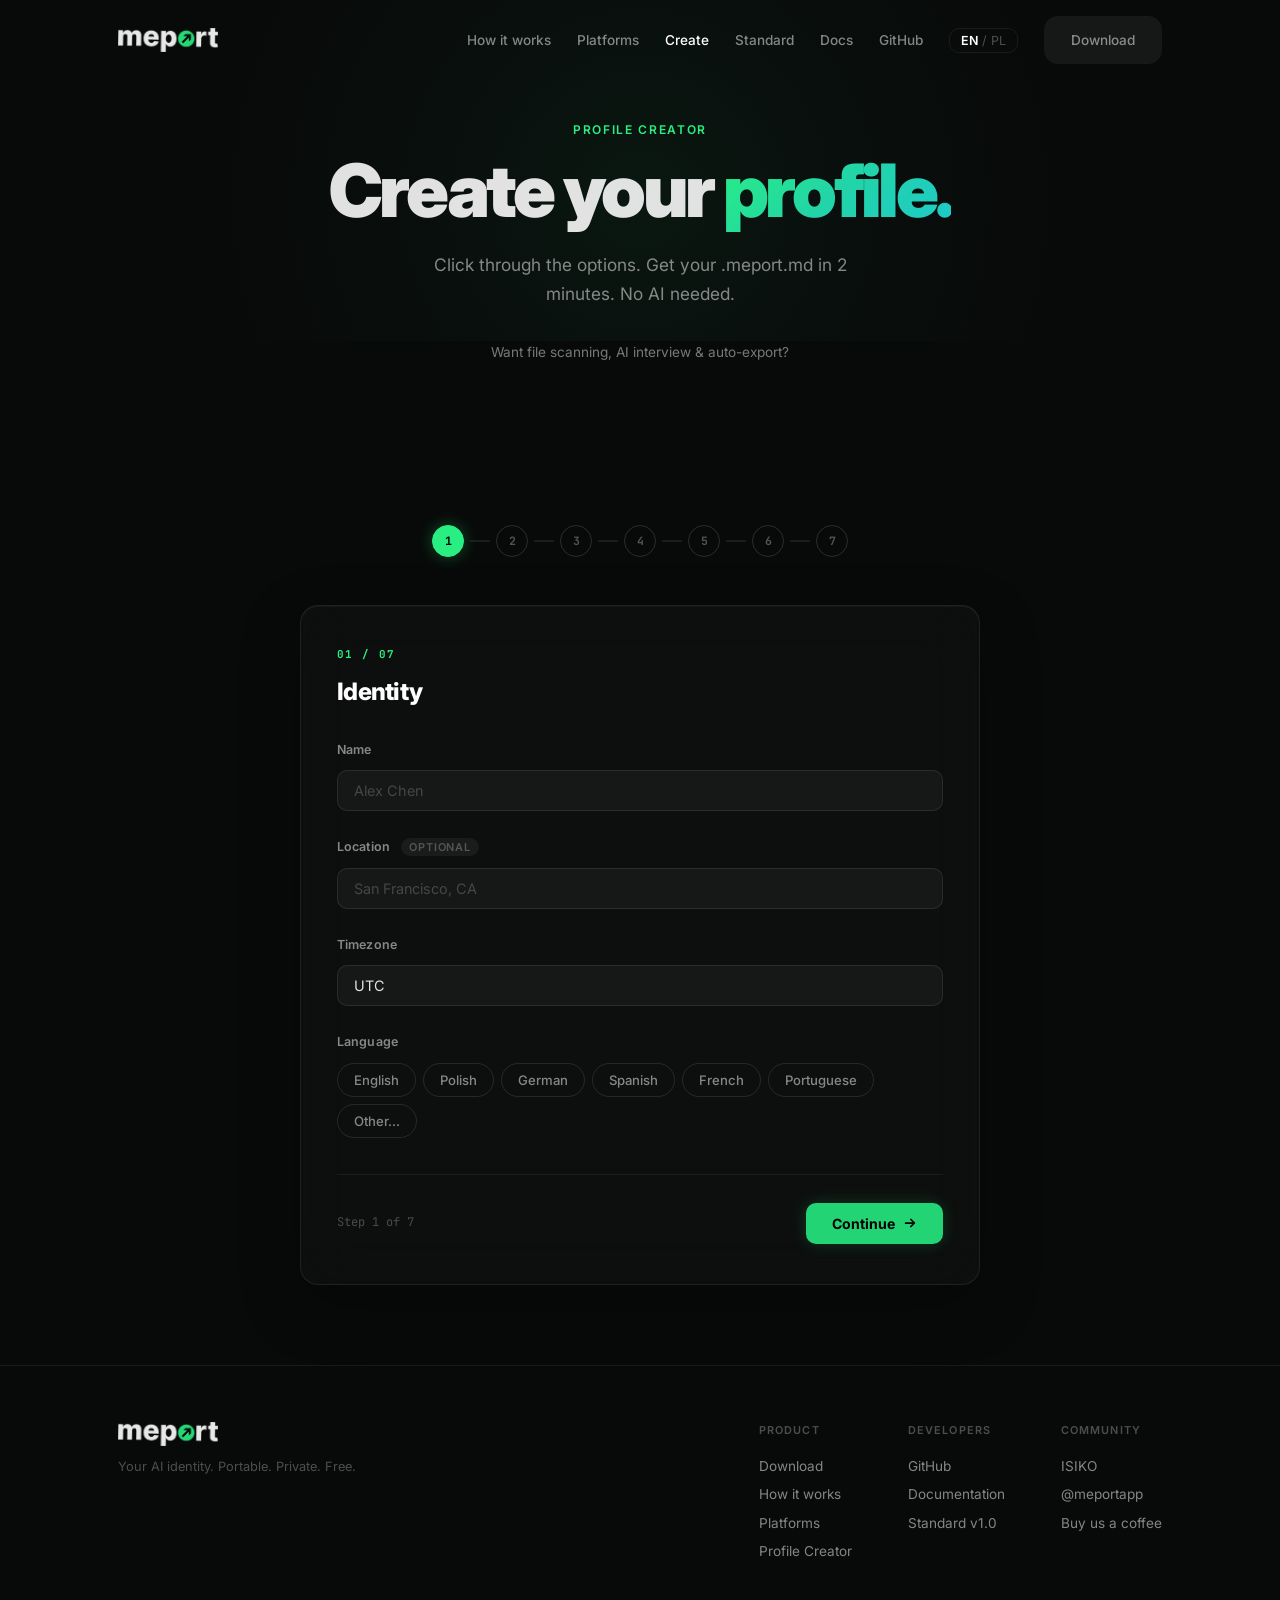
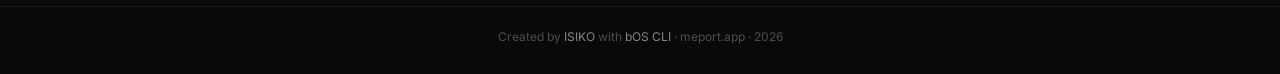
<file: create.html>
<!DOCTYPE html>
<html lang="en">
<head>
  <meta charset="UTF-8">
  <meta name="viewport" content="width=device-width, initial-scale=1.0">
  <title>Meport — Profile Creator</title>
  <meta name="description" content="Create your .meport.md profile by clicking options. No Markdown knowledge needed. Export to ChatGPT, Claude, Cursor, Copilot and 11 more platforms.">
  <meta name="robots" content="index, follow">
  <link rel="canonical" href="https://meport.app/create.html">
  <meta property="og:type" content="website">
  <meta property="og:url" content="https://meport.app/create.html">
  <meta property="og:title" content="Create Your AI Profile — Meport">
  <meta property="og:description" content="Build your .meport.md profile in 2 minutes. Click through options, get your portable AI profile. No download needed.">
  <meta property="og:image" content="https://meport.app/og-image.png">
  <meta name="twitter:card" content="summary_large_image">
  <meta name="twitter:site" content="@meportapp">
  <meta name="twitter:creator" content="@kzamarlikk">
  <meta name="twitter:title" content="Create Your AI Profile — Meport">
  <meta name="twitter:description" content="Build your .meport.md profile in 2 minutes. Click through options, get your portable AI profile. No download needed.">
  <meta name="twitter:image" content="https://meport.app/og-image.png">

  <!-- Structured Data -->
  <script type="application/ld+json">
  {
    "@context": "https://schema.org",
    "@type": "WebApplication",
    "name": "Meport Profile Creator",
    "description": "Create your .meport.md profile by clicking options. Export to 15 AI platforms.",
    "url": "https://meport.app/create.html",
    "applicationCategory": "Utility",
    "operatingSystem": "Any",
    "offers": { "@type": "Offer", "price": "0", "priceCurrency": "USD" },
    "publisher": {
      "@type": "Organization",
      "name": "Meport",
      "url": "https://meport.app"
    }
  }
  </script>

  <meta name="theme-color" content="#050507">
  <link rel="preconnect" href="https://fonts.googleapis.com">
  <link rel="preconnect" href="https://fonts.gstatic.com" crossorigin>
  <link href="https://fonts.googleapis.com/css2?family=Inter:opsz,wght@14..32,300;14..32,400;14..32,500;14..32,600;14..32,700;14..32,800;14..32,900&family=JetBrains+Mono:wght@400;500;600&display=swap" rel="stylesheet">
  <link rel="stylesheet" href="style.css">
  <link rel="icon" type="image/png" href="meport-sygnet.png">
  <style>
    /* ── WIZARD LAYOUT ── */
    .wizard-section { padding: 120px 0 80px; }
    .wizard-wrap { max-width: 680px; margin: 0 auto; }

    /* ── PROGRESS ── */
    .progress-bar {
      display: flex;
      align-items: center;
      justify-content: center;
      gap: 6px;
      margin-bottom: 48px;
      flex-wrap: wrap;
    }
    .progress-step {
      display: flex;
      align-items: center;
      gap: 6px;
    }
    .progress-num {
      width: 32px;
      height: 32px;
      border-radius: 50%;
      border: 1.5px solid rgba(255,255,255,.14);
      display: flex;
      align-items: center;
      justify-content: center;
      font-size: .72rem;
      font-weight: 700;
      color: rgba(255,255,255,.3);
      cursor: default;
      transition: all .25s cubic-bezier(.16,1,.3,1);
      font-family: var(--mono);
      flex-shrink: 0;
      background: none;
    }
    .progress-num.done {
      background: rgba(41,239,130,.15);
      border-color: rgba(41,239,130,.35);
      color: var(--accent);
      cursor: pointer;
    }
    .progress-num.active {
      background: var(--accent);
      border-color: var(--accent);
      color: #000;
      box-shadow: 0 0 16px rgba(41,239,130,.3);
    }
    .progress-num.done:hover {
      background: rgba(41,239,130,.25);
      border-color: var(--accent);
    }
    .progress-connector {
      width: 20px;
      height: 1.5px;
      background: rgba(255,255,255,.08);
      flex-shrink: 0;
    }
    .progress-connector.done {
      background: rgba(41,239,130,.3);
    }

    /* ── STEP CARD ── */
    .step-card {
      background: rgba(255,255,255,.025);
      border: 1px solid rgba(255,255,255,.07);
      border-radius: 18px;
      padding: 40px 36px;
      backdrop-filter: blur(28px) saturate(1.2);
      box-shadow: 0 20px 60px rgba(0,0,0,.3), inset 0 1px 0 rgba(255,255,255,.04);
      display: none;
      animation: stepIn .35s cubic-bezier(.16,1,.3,1);
    }
    .step-card.active { display: block; }
    @keyframes stepIn {
      from { opacity: 0; transform: translateY(12px); }
      to   { opacity: 1; transform: none; }
    }
    .step-label {
      font-size: .68rem;
      font-weight: 700;
      letter-spacing: .12em;
      text-transform: uppercase;
      color: var(--accent);
      margin-bottom: 8px;
      font-family: var(--mono);
    }
    .step-title {
      font-size: 1.5rem;
      font-weight: 800;
      letter-spacing: -.03em;
      margin-bottom: 28px;
      color: var(--white);
    }

    /* ── FIELD GROUP ── */
    .field-group { margin-bottom: 26px; }
    .field-label {
      font-size: .78rem;
      font-weight: 600;
      color: rgba(255,255,255,.5);
      margin-bottom: 10px;
      display: block;
      letter-spacing: .01em;
    }

    /* ── TEXT INPUT ── */
    .field-input {
      width: 100%;
      background: rgba(255,255,255,.04);
      border: 1px solid rgba(255,255,255,.09);
      border-radius: 10px;
      padding: 11px 16px;
      font-family: var(--font);
      font-size: .9rem;
      color: var(--text);
      outline: none;
      transition: border-color .2s;
    }
    .field-input:focus { border-color: rgba(41,239,130,.4); }
    .field-input::placeholder { color: rgba(255,255,255,.2); }

    /* ── TEXTAREA ── */
    .field-textarea {
      width: 100%;
      background: rgba(255,255,255,.04);
      border: 1px solid rgba(255,255,255,.09);
      border-radius: 10px;
      padding: 12px 16px;
      font-family: var(--mono);
      font-size: .82rem;
      color: var(--text);
      outline: none;
      resize: vertical;
      min-height: 110px;
      transition: border-color .2s;
      line-height: 1.7;
    }
    .field-textarea:focus { border-color: rgba(41,239,130,.4); }
    .field-textarea::placeholder { color: rgba(255,255,255,.18); white-space: pre; }

    /* ── OPTION PILLS ── */
    .opt-pills {
      display: flex;
      flex-wrap: wrap;
      gap: 7px;
    }
    .opt-pill {
      padding: 8px 16px;
      border-radius: 100px;
      font-size: .82rem;
      font-weight: 500;
      border: 1px solid rgba(255,255,255,.1);
      color: rgba(255,255,255,.5);
      cursor: pointer;
      transition: all .2s cubic-bezier(.16,1,.3,1);
      background: none;
      font-family: var(--font);
      user-select: none;
    }
    .opt-pill:hover {
      border-color: rgba(255,255,255,.22);
      color: var(--text);
    }
    .opt-pill.selected {
      background: rgba(41,239,130,.12);
      border-color: rgba(41,239,130,.35);
      color: var(--accent);
    }

    /* ── NAVIGATION BUTTONS ── */
    .step-nav {
      display: flex;
      align-items: center;
      justify-content: space-between;
      margin-top: 36px;
      padding-top: 28px;
      border-top: 1px solid rgba(255,255,255,.06);
      gap: 12px;
    }
    .btn-back {
      display: inline-flex;
      align-items: center;
      gap: 8px;
      padding: 11px 20px;
      border-radius: 10px;
      font-weight: 600;
      font-size: .85rem;
      cursor: pointer;
      border: 1px solid rgba(255,255,255,.09);
      background: none;
      color: rgba(255,255,255,.4);
      font-family: var(--font);
      transition: all .2s;
    }
    .btn-back:hover {
      border-color: rgba(255,255,255,.18);
      color: var(--text);
    }
    .btn-next {
      display: inline-flex;
      align-items: center;
      gap: 8px;
      padding: 12px 26px;
      border-radius: 10px;
      font-weight: 700;
      font-size: .88rem;
      cursor: pointer;
      border: none;
      background: var(--accent2);
      color: #000;
      font-family: var(--font);
      transition: all .25s cubic-bezier(.16,1,.3,1);
      box-shadow: 0 0 16px rgba(41,239,130,.18);
    }
    .btn-next:hover {
      background: var(--accent3);
      box-shadow: 0 0 28px rgba(41,239,130,.25);
      transform: translateY(-1px);
    }
    .step-counter {
      font-size: .75rem;
      color: rgba(255,255,255,.25);
      font-family: var(--mono);
    }

    /* ── PREVIEW BLOCK ── */
    .preview-block {
      background: rgba(0,0,0,.35);
      border: 1px solid rgba(255,255,255,.08);
      border-radius: 14px;
      overflow: hidden;
    }
    .preview-bar {
      display: flex;
      align-items: center;
      justify-content: space-between;
      padding: 10px 16px;
      background: rgba(255,255,255,.025);
      border-bottom: 1px solid rgba(255,255,255,.06);
    }
    .preview-bar-title {
      font-size: .72rem;
      font-weight: 600;
      color: rgba(255,255,255,.3);
      font-family: var(--mono);
    }
    .char-badge {
      font-size: .65rem;
      font-weight: 700;
      padding: 3px 9px;
      border-radius: 100px;
      background: rgba(41,239,130,.1);
      color: var(--accent);
      border: 1px solid rgba(41,239,130,.15);
      font-family: var(--mono);
    }
    /* preview output uses textContent — no innerHTML on user data */
    .preview-code {
      padding: 20px 22px;
      font-family: var(--mono);
      font-size: .75rem;
      line-height: 1.8;
      color: rgba(255,255,255,.55);
      white-space: pre-wrap;
      word-break: break-word;
      overflow-x: auto;
      max-height: 380px;
      overflow-y: auto;
    }

    /* ── EXPORT BUTTONS ── */
    .export-grid {
      display: grid;
      grid-template-columns: 1fr 1fr;
      gap: 10px;
      margin-top: 20px;
    }
    .export-btn {
      display: flex;
      align-items: center;
      justify-content: center;
      gap: 8px;
      padding: 13px 18px;
      border-radius: 12px;
      font-weight: 600;
      font-size: .83rem;
      cursor: pointer;
      border: 1px solid rgba(255,255,255,.09);
      background: rgba(255,255,255,.04);
      color: var(--text);
      font-family: var(--font);
      transition: all .2s;
      position: relative;
    }
    .export-btn:hover {
      border-color: rgba(255,255,255,.18);
      background: rgba(255,255,255,.07);
    }
    .export-btn.primary {
      background: var(--accent2);
      border-color: var(--accent2);
      color: #000;
      box-shadow: 0 0 16px rgba(41,239,130,.2);
    }
    .export-btn.primary:hover {
      background: var(--accent3);
      box-shadow: 0 0 24px rgba(41,239,130,.28);
    }
    .export-btn.copied::after {
      content: 'Copied!';
      position: absolute;
      top: -28px;
      left: 50%;
      transform: translateX(-50%);
      font-size: .7rem;
      font-weight: 600;
      color: var(--green);
      background: rgba(8,10,9,.95);
      padding: 3px 10px;
      border-radius: 6px;
      border: 1px solid rgba(255,255,255,.1);
      animation: pop .3s cubic-bezier(.16,1,.3,1);
      pointer-events: none;
    }
    .export-hint {
      font-size: .75rem;
      color: rgba(255,255,255,.28);
      text-align: center;
      margin-top: 16px;
    }
    .export-hint a {
      color: rgba(255,255,255,.4);
    }
    .export-hint a:hover {
      color: var(--accent);
    }

    /* ── OPTIONAL BADGE ── */
    .opt-label {
      font-size: .68rem;
      font-weight: 600;
      text-transform: uppercase;
      letter-spacing: .08em;
      padding: 2px 8px;
      border-radius: 100px;
      background: rgba(255,255,255,.05);
      color: rgba(255,255,255,.25);
      margin-left: 8px;
      vertical-align: middle;
    }

    /* ── RESPONSIVE ── */
    @media(max-width: 640px) {
      .step-card { padding: 28px 22px; }
      .progress-connector { width: 10px; }
      .export-grid { grid-template-columns: 1fr; }
      .wizard-section { padding: 100px 0 60px; }
    }
  </style>
</head>
<body>

  <!-- NAV -->
  <nav class="nav" id="nav">
    <div class="nav-inner">
      <a href="index.html" class="nav-logo">
        <img src="meport-logo.png" alt="Meport" class="nav-logo-img">
      </a>
      <div class="nav-links" id="nav-links">
        <a href="index.html#how">How it works</a>
        <a href="index.html#platforms">Platforms</a>
        <a href="create.html" style="color:var(--white)">Create</a>
        <a href="standard.html">Standard</a>
        <a href="docs.html">Docs</a>
        <a href="https://github.com/zmrlk/meport" target="_blank" rel="noopener">GitHub</a>
        <button class="lang-switch" id="lang-switch" aria-label="Switch language">
          <span class="lang-option active" data-lang="en">EN</span>
          <span class="lang-sep">/</span>
          <span class="lang-option" data-lang="pl">PL</span>
        </button>
        <a href="index.html#download" class="btn btn-nav">Download</a>
      </div>
      <button class="nav-toggle" id="nav-toggle" aria-label="Menu">
        <span></span><span></span><span></span>
      </button>
    </div>
  </nav>

  <!-- HERO -->
  <section style="padding:120px 0 0; position:relative; overflow:hidden;">
    <div class="hero-ambient"></div>
    <div class="container hero-content" style="margin-bottom:0">
      <div class="reveal">
        <p class="eyebrow">Profile Creator</p>
      </div>
      <div class="reveal r1">
        <h1 class="hero-h1">Create your <span class="grad">profile.</span></h1>
      </div>
      <div class="reveal r2">
        <p class="hero-p">Click through the options. Get your .meport.md in 2 minutes. No AI needed.</p>
      </div>
    </div>
  </section>

  <!-- WEB APP PROMO -->
  <div style="text-align:center;padding:0 0 32px;">
    <p style="color:rgba(255,255,255,.45);font-size:.85rem;margin-bottom:10px;">Want file scanning, AI interview &amp; auto-export?</p>
    
  </div>

  <!-- WIZARD -->
  <section class="wizard-section">
    <div class="container">
      <div class="wizard-wrap reveal">

        <!-- PROGRESS INDICATOR -->
        <div class="progress-bar" id="progress-bar" role="navigation" aria-label="Form steps"></div>

        <!-- ══ STEP 1: IDENTITY ══ -->
        <div class="step-card active" id="step-1" role="region" aria-label="Step 1: Identity">
          <div class="step-label">01 / 07</div>
          <h2 class="step-title">Identity</h2>

          <div class="field-group">
            <label class="field-label" for="f-name">Name</label>
            <input class="field-input" id="f-name" type="text" placeholder="Alex Chen" autocomplete="given-name">
          </div>

          <div class="field-group">
            <label class="field-label" for="f-location">Location <span class="opt-label">optional</span></label>
            <input class="field-input" id="f-location" type="text" placeholder="San Francisco, CA" autocomplete="off">
          </div>

          <div class="field-group">
            <label class="field-label" for="f-tz">Timezone</label>
            <input class="field-input" id="f-tz" type="text" placeholder="Auto-detecting..." autocomplete="off">
          </div>

          <div class="field-group">
            <span class="field-label">Language</span>
            <div class="opt-pills" id="pills-language">
              <button class="opt-pill" data-val="en">English</button>
              <button class="opt-pill" data-val="pl">Polish</button>
              <button class="opt-pill" data-val="de">German</button>
              <button class="opt-pill" data-val="es">Spanish</button>
              <button class="opt-pill" data-val="fr">French</button>
              <button class="opt-pill" data-val="pt">Portuguese</button>
              <button class="opt-pill" data-val="other">Other...</button>
            </div>
          </div>

          <div class="step-nav">
            <div class="step-counter">Step 1 of 7</div>
            <button class="btn-next" id="btn-next-1">
              Continue
              <svg width="14" height="14" viewBox="0 0 16 16" fill="none"><path d="M3 8h10M9 4l4 4-4 4" stroke="currentColor" stroke-width="2" stroke-linecap="round" stroke-linejoin="round"/></svg>
            </button>
          </div>
        </div>

        <!-- ══ STEP 2: COMMUNICATION STYLE ══ -->
        <div class="step-card" id="step-2" role="region" aria-label="Step 2: Communication Style">
          <div class="step-label">02 / 07</div>
          <h2 class="step-title">Communication style</h2>

          <div class="field-group">
            <span class="field-label">Directness</span>
            <div class="opt-pills" id="pills-directness">
              <button class="opt-pill" data-val="very_direct">Very direct</button>
              <button class="opt-pill" data-val="direct">Direct</button>
              <button class="opt-pill" data-val="balanced">Balanced</button>
              <button class="opt-pill" data-val="indirect">Indirect</button>
            </div>
          </div>

          <div class="field-group">
            <span class="field-label">Verbosity</span>
            <div class="opt-pills" id="pills-verbosity">
              <button class="opt-pill" data-val="minimal">Minimal</button>
              <button class="opt-pill" data-val="concise">Concise</button>
              <button class="opt-pill" data-val="balanced">Balanced</button>
              <button class="opt-pill" data-val="detailed">Detailed</button>
            </div>
          </div>

          <div class="field-group">
            <span class="field-label">Formality</span>
            <div class="opt-pills" id="pills-formality">
              <button class="opt-pill" data-val="casual">Casual</button>
              <button class="opt-pill" data-val="semi_formal">Semi-formal</button>
              <button class="opt-pill" data-val="formal">Formal</button>
            </div>
          </div>

          <div class="field-group">
            <span class="field-label">Feedback style</span>
            <div class="opt-pills" id="pills-feedback">
              <button class="opt-pill" data-val="blunt">Blunt</button>
              <button class="opt-pill" data-val="direct">Direct</button>
              <button class="opt-pill" data-val="constructive">Constructive</button>
              <button class="opt-pill" data-val="gentle">Gentle</button>
            </div>
          </div>

          <div class="field-group">
            <span class="field-label">Humor</span>
            <div class="opt-pills" id="pills-humor">
              <button class="opt-pill" data-val="none">None</button>
              <button class="opt-pill" data-val="occasional">Occasional</button>
              <button class="opt-pill" data-val="dry">Dry</button>
              <button class="opt-pill" data-val="playful">Playful</button>
            </div>
          </div>

          <div class="field-group">
            <span class="field-label">Format preference</span>
            <div class="opt-pills" id="pills-format">
              <button class="opt-pill" data-val="prose">Prose</button>
              <button class="opt-pill" data-val="bullets">Bullets</button>
              <button class="opt-pill" data-val="structured">Structured</button>
              <button class="opt-pill" data-val="code_first">Code-first</button>
            </div>
          </div>

          <div class="step-nav">
            <button class="btn-back" data-goto="1">
              <svg width="13" height="13" viewBox="0 0 16 16" fill="none"><path d="M13 8H3M7 12l-4-4 4-4" stroke="currentColor" stroke-width="2" stroke-linecap="round" stroke-linejoin="round"/></svg>
              Back
            </button>
            <div class="step-counter">Step 2 of 7</div>
            <button class="btn-next" data-goto="3">
              Continue
              <svg width="14" height="14" viewBox="0 0 16 16" fill="none"><path d="M3 8h10M9 4l4 4-4 4" stroke="currentColor" stroke-width="2" stroke-linecap="round" stroke-linejoin="round"/></svg>
            </button>
          </div>
        </div>

        <!-- ══ STEP 3: AI PREFERENCES ══ -->
        <div class="step-card" id="step-3" role="region" aria-label="Step 3: AI Preferences">
          <div class="step-label">03 / 07</div>
          <h2 class="step-title">AI preferences</h2>

          <div class="field-group">
            <span class="field-label">How do you see AI?</span>
            <div class="opt-pills" id="pills-relationship">
              <button class="opt-pill" data-val="tool">Tool</button>
              <button class="opt-pill" data-val="collaborator">Collaborator</button>
              <button class="opt-pill" data-val="mentor">Mentor</button>
              <button class="opt-pill" data-val="coach">Coach</button>
              <button class="opt-pill" data-val="assistant">Assistant</button>
            </div>
          </div>

          <div class="field-group">
            <span class="field-label">Proactivity</span>
            <div class="opt-pills" id="pills-proactivity">
              <button class="opt-pill" data-val="reactive">Reactive — only when asked</button>
              <button class="opt-pill" data-val="balanced">Balanced</button>
              <button class="opt-pill" data-val="proactive">Proactive — suggest often</button>
              <button class="opt-pill" data-val="autonomous">Autonomous — just do it</button>
            </div>
          </div>

          <div class="field-group">
            <span class="field-label">When AI should correct me</span>
            <div class="opt-pills" id="pills-correction">
              <button class="opt-pill" data-val="direct">Direct — just say it</button>
              <button class="opt-pill" data-val="explain_then">Explain, then correct</button>
              <button class="opt-pill" data-val="ask_first">Ask first</button>
              <button class="opt-pill" data-val="suggest">Suggest, let me decide</button>
            </div>
          </div>

          <div class="field-group">
            <span class="field-label">Explanation depth</span>
            <div class="opt-pills" id="pills-depth">
              <button class="opt-pill" data-val="surface">Surface — just the answer</button>
              <button class="opt-pill" data-val="practical">Practical — enough to use it</button>
              <button class="opt-pill" data-val="thorough">Thorough — include reasoning</button>
              <button class="opt-pill" data-val="deep">Deep — full mental model</button>
            </div>
          </div>

          <div class="step-nav">
            <button class="btn-back" data-goto="2">
              <svg width="13" height="13" viewBox="0 0 16 16" fill="none"><path d="M13 8H3M7 12l-4-4 4-4" stroke="currentColor" stroke-width="2" stroke-linecap="round" stroke-linejoin="round"/></svg>
              Back
            </button>
            <div class="step-counter">Step 3 of 7</div>
            <button class="btn-next" data-goto="4">
              Continue
              <svg width="14" height="14" viewBox="0 0 16 16" fill="none"><path d="M3 8h10M9 4l4 4-4 4" stroke="currentColor" stroke-width="2" stroke-linecap="round" stroke-linejoin="round"/></svg>
            </button>
          </div>
        </div>

        <!-- ══ STEP 4: WORK STYLE ══ -->
        <div class="step-card" id="step-4" role="region" aria-label="Step 4: Work Style">
          <div class="step-label">04 / 07</div>
          <h2 class="step-title">Work style</h2>

          <div class="field-group">
            <span class="field-label">Energy pattern</span>
            <div class="opt-pills" id="pills-energy">
              <button class="opt-pill" data-val="steady">Steady</button>
              <button class="opt-pill" data-val="burst">Burst</button>
              <button class="opt-pill" data-val="nocturnal">Nocturnal</button>
              <button class="opt-pill" data-val="early_bird">Early bird</button>
              <button class="opt-pill" data-val="variable">Variable</button>
            </div>
          </div>

          <div class="field-group">
            <span class="field-label">Peak hours</span>
            <div class="opt-pills" id="pills-peak">
              <button class="opt-pill" data-val="morning">Morning 6–10</button>
              <button class="opt-pill" data-val="late_morning">Late morning 9–13</button>
              <button class="opt-pill" data-val="afternoon">Afternoon 13–17</button>
              <button class="opt-pill" data-val="evening">Evening 17–22</button>
              <button class="opt-pill" data-val="night">Night 22–6</button>
            </div>
          </div>

          <div class="field-group">
            <span class="field-label">Preferred task size</span>
            <div class="opt-pills" id="pills-tasksize">
              <button class="opt-pill" data-val="micro">Micro (&lt;15 min)</button>
              <button class="opt-pill" data-val="small">Small (&lt;1 h)</button>
              <button class="opt-pill" data-val="medium">Medium (1–3 h)</button>
              <button class="opt-pill" data-val="large">Large (3+ h)</button>
            </div>
          </div>

          <div class="field-group">
            <span class="field-label">Collaboration preference</span>
            <div class="opt-pills" id="pills-collab">
              <button class="opt-pill" data-val="solo">Solo</button>
              <button class="opt-pill" data-val="pair">Pair</button>
              <button class="opt-pill" data-val="small_team">Small team</button>
              <button class="opt-pill" data-val="flexible">Flexible</button>
            </div>
          </div>

          <div class="step-nav">
            <button class="btn-back" data-goto="3">
              <svg width="13" height="13" viewBox="0 0 16 16" fill="none"><path d="M13 8H3M7 12l-4-4 4-4" stroke="currentColor" stroke-width="2" stroke-linecap="round" stroke-linejoin="round"/></svg>
              Back
            </button>
            <div class="step-counter">Step 4 of 7</div>
            <button class="btn-next" data-goto="5">
              Continue
              <svg width="14" height="14" viewBox="0 0 16 16" fill="none"><path d="M3 8h10M9 4l4 4-4 4" stroke="currentColor" stroke-width="2" stroke-linecap="round" stroke-linejoin="round"/></svg>
            </button>
          </div>
        </div>

        <!-- ══ STEP 5: INSTRUCTIONS & NEVER ══ -->
        <div class="step-card" id="step-5" role="region" aria-label="Step 5: Instructions and Never rules">
          <div class="step-label">05 / 07</div>
          <h2 class="step-title">Instructions &amp; Never</h2>

          <div class="field-group">
            <label class="field-label" for="f-instructions">Instructions for AI <span class="opt-label">optional</span></label>
            <textarea class="field-textarea" id="f-instructions" rows="5" placeholder="Add rules for AI — one per line. e.g.
- Use TypeScript for examples
- Action first, explanation second
- Skip preambles"></textarea>
          </div>

          <div class="field-group">
            <label class="field-label" for="f-never">Never rules <span class="opt-label">optional</span></label>
            <textarea class="field-textarea" id="f-never" rows="5" placeholder="What should AI NEVER do? One per line:
- Explain basic concepts
- Use emoji
- Apologize for being direct"></textarea>
          </div>

          <div class="step-nav">
            <button class="btn-back" data-goto="4">
              <svg width="13" height="13" viewBox="0 0 16 16" fill="none"><path d="M13 8H3M7 12l-4-4 4-4" stroke="currentColor" stroke-width="2" stroke-linecap="round" stroke-linejoin="round"/></svg>
              Back
            </button>
            <div class="step-counter">Step 5 of 7</div>
            <button class="btn-next" data-goto="6">
              Continue
              <svg width="14" height="14" viewBox="0 0 16 16" fill="none"><path d="M3 8h10M9 4l4 4-4 4" stroke="currentColor" stroke-width="2" stroke-linecap="round" stroke-linejoin="round"/></svg>
            </button>
          </div>
        </div>

        <!-- ══ STEP 6: GOALS ══ -->
        <div class="step-card" id="step-6" role="region" aria-label="Step 6: Goals">
          <div class="step-label">06 / 07</div>
          <h2 class="step-title">Goals <span class="opt-label" style="font-size:.7rem;vertical-align:middle">optional</span></h2>

          <div class="field-group">
            <label class="field-label" for="f-goals">What are you working toward?</label>
            <textarea class="field-textarea" id="f-goals" rows="5" placeholder="What are you working toward?
- Ship v2.0
- Learn Rust
- Build a side business"></textarea>
          </div>

          <div class="field-group">
            <label class="field-label" for="f-antigoals">Anti-goals</label>
            <textarea class="field-textarea" id="f-antigoals" rows="4" placeholder="What do you explicitly NOT want?
- Managing 50+ people
- Corporate politics
- Meetings without agendas"></textarea>
          </div>

          <div class="step-nav">
            <button class="btn-back" data-goto="5">
              <svg width="13" height="13" viewBox="0 0 16 16" fill="none"><path d="M13 8H3M7 12l-4-4 4-4" stroke="currentColor" stroke-width="2" stroke-linecap="round" stroke-linejoin="round"/></svg>
              Back
            </button>
            <div class="step-counter">Step 6 of 7</div>
            <button class="btn-next" data-goto="7">
              Preview profile
              <svg width="14" height="14" viewBox="0 0 16 16" fill="none"><path d="M3 8h10M9 4l4 4-4 4" stroke="currentColor" stroke-width="2" stroke-linecap="round" stroke-linejoin="round"/></svg>
            </button>
          </div>
        </div>

        <!-- ══ STEP 7: PREVIEW & EXPORT ══ -->
        <div class="step-card" id="step-7" role="region" aria-label="Step 7: Preview and Export">
          <div class="step-label">07 / 07</div>
          <h2 class="step-title">Your profile is ready.</h2>

          <div class="preview-block">
            <div class="preview-bar">
              <span class="preview-bar-title">.meport.md</span>
              <span class="char-badge" id="char-count">0 chars</span>
            </div>
            <!-- textContent only — no user-data innerHTML -->
            <div class="preview-code" id="preview-output"></div>
          </div>

          <div class="export-grid" style="margin-top:24px">
            <button class="export-btn primary" id="btn-copy-full" data-format="full">
              <svg width="14" height="14" viewBox="0 0 16 16" fill="none"><rect x="5" y="5" width="9" height="9" rx="1.5" stroke="currentColor" stroke-width="1.5"/><path d="M11 5V3.5A1.5 1.5 0 009.5 2h-6A1.5 1.5 0 002 3.5v6A1.5 1.5 0 003.5 11H5" stroke="currentColor" stroke-width="1.5"/></svg>
              Copy Full (.meport.md)
            </button>
            <button class="export-btn" id="btn-copy-dense" data-format="dense">
              <svg width="14" height="14" viewBox="0 0 16 16" fill="none"><rect x="5" y="5" width="9" height="9" rx="1.5" stroke="currentColor" stroke-width="1.5"/><path d="M11 5V3.5A1.5 1.5 0 009.5 2h-6A1.5 1.5 0 002 3.5v6A1.5 1.5 0 003.5 11H5" stroke="currentColor" stroke-width="1.5"/></svg>
              Copy Dense (800 chars)
            </button>
            <button class="export-btn" id="btn-copy-compact" data-format="compact">
              <svg width="14" height="14" viewBox="0 0 16 16" fill="none"><rect x="5" y="5" width="9" height="9" rx="1.5" stroke="currentColor" stroke-width="1.5"/><path d="M11 5V3.5A1.5 1.5 0 009.5 2h-6A1.5 1.5 0 002 3.5v6A1.5 1.5 0 003.5 11H5" stroke="currentColor" stroke-width="1.5"/></svg>
              Copy Compact (1500 chars)
            </button>
            <button class="export-btn" id="btn-download">
              <svg width="14" height="14" viewBox="0 0 16 16" fill="none"><path d="M8 2v8M4 7l4 4 4-4M3 13h10" stroke="currentColor" stroke-width="1.8" stroke-linecap="round" stroke-linejoin="round"/></svg>
              Download .meport.md
            </button>
          </div>

          <p class="export-hint">
            Want a deeper profile?
            <a href="index.html#download">Try the Desktop App or CLI &rarr;</a>
          </p>

          <div class="step-nav" style="justify-content:flex-start">
            <button class="btn-back" data-goto="6">
              <svg width="13" height="13" viewBox="0 0 16 16" fill="none"><path d="M13 8H3M7 12l-4-4 4-4" stroke="currentColor" stroke-width="2" stroke-linecap="round" stroke-linejoin="round"/></svg>
              Back
            </button>
          </div>
        </div>

      </div><!-- /wizard-wrap -->
    </div><!-- /container -->
  </section>

  <!-- FOOTER -->
  <footer class="footer">
    <div class="container footer-inner">
      <div class="footer-brand">
        <a href="index.html" class="nav-logo"><img src="meport-logo.png" alt="Meport" class="nav-logo-img"></a>
        <p>Your AI identity. Portable. Private. Free.</p>
      </div>
      <div class="footer-cols">
        <div>
          <h4>Product</h4>
          <a href="index.html#download">Download</a>
          <a href="index.html#how">How it works</a>
          <a href="index.html#platforms">Platforms</a>
          <a href="create.html">Profile Creator</a>
        </div>
        <div>
          <h4>Developers</h4>
          <a href="https://github.com/zmrlk/meport" target="_blank" rel="noopener">GitHub</a>
          <a href="docs.html">Documentation</a>
          <a href="standard.html">Standard v1.0</a>
        </div>
        <div>
          <h4>Community</h4>
          <a href="https://isiko.pl" target="_blank" rel="noopener">ISIKO</a>
          <a href="https://x.com/meportapp" target="_blank" rel="noopener">@meportapp</a>
          <a href="https://buycoffee.to/zmrlk" target="_blank" rel="noopener">Buy us a coffee</a>
        </div>
      </div>
    </div>
    <div class="footer-bottom">
      <p>Created by <a href="https://isiko.pl" target="_blank" rel="noopener">ISIKO</a> with <a href="https://github.com/zmrlk/bOS" target="_blank" rel="noopener">bOS CLI</a> &middot; meport.app &middot; 2026</p>
    </div>
  </footer>

  <!-- ═══════════════ SCRIPT ═══════════════ -->
  <script>
  (function() {
    'use strict';

    /* ── STATE ── */
    const state = {
      name: '',
      location: '',
      timezone: '',
      language: '',
      directness: '',
      verbosity: '',
      formality: '',
      feedback: '',
      humor: '',
      format: '',
      relationship: '',
      proactivity: '',
      correction: '',
      depth: '',
      energy: '',
      peak: '',
      tasksize: '',
      collab: '',
      instructions: '',
      never: '',
      goals: '',
      antigoals: ''
    };

    let currentStep = 1;
    const TOTAL_STEPS = 7;

    /* ── BEHAVIORAL MAPPINGS ── */
    const COMM_MAP = {
      directness: {
        very_direct: 'Be very direct. Skip qualifiers, hedging, and filler.',
        direct: 'Be direct. Minimal softening.',
        balanced: 'Balance directness with tact when appropriate.',
        indirect: 'Prefer a diplomatic, considerate tone.'
      },
      verbosity: {
        minimal: 'Keep responses minimal — max 5\u20138 lines per block. No padding.',
        concise: "Be concise. Cut anything that doesn't add value.",
        balanced: 'Match response length to question complexity.',
        detailed: 'Provide thorough responses. Include context and examples.'
      },
      formality: {
        casual: 'Casual tone. Talk to me like a peer, not a customer.',
        semi_formal: 'Semi-formal tone. Professional but approachable.',
        formal: 'Professional, formal tone throughout.'
      },
      feedback: {
        blunt: "Give feedback bluntly. Don't soften criticism.",
        direct: 'Give direct feedback without unnecessary padding.',
        constructive: 'Frame feedback constructively with actionable suggestions.',
        gentle: 'Deliver feedback gently, emphasizing positives alongside corrections.'
      },
      humor: {
        none: 'No humor. Keep it strictly professional.',
        occasional: 'Light humor is fine occasionally when appropriate.',
        dry: 'Dry humor welcome.',
        playful: 'Playful and witty tone is welcome.'
      },
      format: {
        prose: 'Prefer prose paragraphs over bullet lists.',
        bullets: 'Prefer bullet lists and structured points.',
        structured: 'Use headers, sections, and structured formatting.',
        code_first: 'Lead with code examples when applicable. Explain after.'
      }
    };

    const AI_MAP = {
      relationship: {
        tool: 'Treat me as someone using a tool. Functional and efficient.',
        collaborator: 'Treat me as a collaborator. Think with me, not for me.',
        mentor: 'Act as a mentor. Challenge my thinking, share knowledge proactively.',
        coach: 'Act as a coach. Help me improve, ask useful questions.',
        assistant: 'Act as an assistant. Prioritize execution over discussion.'
      },
      proactivity: {
        reactive: 'Be reactive. Only act on what I explicitly ask.',
        balanced: "Balanced proactivity \u2014 suggest when it's clearly useful.",
        proactive: 'Be proactive. Surface relevant insights, edge cases, and next steps.',
        autonomous: 'Act autonomously. Make reasonable decisions without asking for permission.'
      },
      correction: {
        direct: "When I'm wrong, correct me directly without preamble.",
        explain_then: 'When correcting me, briefly explain why, then give the fix.',
        ask_first: 'Before correcting, ask if I want the correction.',
        suggest: 'Offer corrections as suggestions, not corrections.'
      },
      depth: {
        surface: 'Surface-level explanations only. Give me the answer, not the theory.',
        practical: 'Practical depth \u2014 enough to use it, not more.',
        thorough: 'Thorough explanations with reasoning. Help me understand, not just use.',
        deep: 'Deep explanations that build a full mental model.'
      }
    };

    const WORK_MAP = {
      energy: {
        steady: 'I work at a steady pace throughout the day.',
        burst: 'I work in bursts of intensity followed by rest.',
        nocturnal: 'I do my best work late at night.',
        early_bird: 'I am most productive in the early morning.',
        variable: 'My energy pattern varies day to day.'
      },
      peak: {
        morning: 'Peak hours: 6\u201310 (morning)',
        late_morning: 'Peak hours: 9\u201313 (late morning)',
        afternoon: 'Peak hours: 13\u201317 (afternoon)',
        evening: 'Peak hours: 17\u201322 (evening)',
        night: 'Peak hours: 22\u20136 (night)'
      },
      tasksize: {
        micro: 'Preferred task size: micro (under 15 min)',
        small: 'Preferred task size: small (under 1 hour)',
        medium: 'Preferred task size: medium (1\u20133 hours)',
        large: 'Preferred task size: large (3+ hours)'
      },
      collab: {
        solo: 'I prefer working solo.',
        pair: 'I prefer pair work.',
        small_team: 'I work best in small teams.',
        flexible: 'Flexible \u2014 comfortable with solo or team.'
      }
    };

    /* ── INIT ── */
    function init() {
      // Auto-detect timezone
      const tz = Intl.DateTimeFormat().resolvedOptions().timeZone || '';
      const tzInput = document.getElementById('f-tz');
      if (tzInput) {
        tzInput.value = tz;
        state.timezone = tz;
      }

      // Bind text inputs
      bindInput('f-name', 'name');
      bindInput('f-location', 'location');
      bindInput('f-tz', 'timezone');
      bindTextarea('f-instructions', 'instructions');
      bindTextarea('f-never', 'never');
      bindTextarea('f-goals', 'goals');
      bindTextarea('f-antigoals', 'antigoals');

      // Bind pill groups
      [
        ['pills-language', 'language'],
        ['pills-directness', 'directness'],
        ['pills-verbosity', 'verbosity'],
        ['pills-formality', 'formality'],
        ['pills-feedback', 'feedback'],
        ['pills-humor', 'humor'],
        ['pills-format', 'format'],
        ['pills-relationship', 'relationship'],
        ['pills-proactivity', 'proactivity'],
        ['pills-correction', 'correction'],
        ['pills-depth', 'depth'],
        ['pills-energy', 'energy'],
        ['pills-peak', 'peak'],
        ['pills-tasksize', 'tasksize'],
        ['pills-collab', 'collab']
      ].forEach(function(pair) { bindPills(pair[0], pair[1]); });

      // Nav buttons via data-goto attribute (no inline handlers)
      document.querySelectorAll('.btn-next[data-goto], .btn-back[data-goto]').forEach(function(btn) {
        btn.addEventListener('click', function() { goStep(parseInt(btn.dataset.goto, 10)); });
      });
      // Step 1 next button
      var btnNext1 = document.getElementById('btn-next-1');
      if (btnNext1) btnNext1.addEventListener('click', function() { goStep(2); });

      // Export buttons
      document.querySelectorAll('.export-btn[data-format]').forEach(function(btn) {
        btn.addEventListener('click', function() { copyProfile(btn.dataset.format, btn); });
      });
      var dlBtn = document.getElementById('btn-download');
      if (dlBtn) dlBtn.addEventListener('click', downloadProfile);

      // Nav toggle
      var toggle = document.getElementById('nav-toggle');
      var links = document.getElementById('nav-links');
      if (toggle && links) {
        toggle.addEventListener('click', function() {
          toggle.classList.toggle('active');
          links.classList.toggle('open');
        });
      }

      // Nav scroll
      var nav = document.getElementById('nav');
      window.addEventListener('scroll', function() {
        if (nav) nav.classList.toggle('scrolled', window.scrollY > 30);
      });

      // Reveal observer
      var reveals = document.querySelectorAll('.reveal');
      var obs = new IntersectionObserver(function(entries) {
        entries.forEach(function(e) { if (e.isIntersecting) e.target.classList.add('visible'); });
      }, { threshold: 0.1 });
      reveals.forEach(function(el) { obs.observe(el); });

      renderProgress();
    }

    function bindInput(id, key) {
      var el = document.getElementById(id);
      if (!el) return;
      el.addEventListener('input', function() { state[key] = el.value.trim(); });
    }

    function bindTextarea(id, key) {
      var el = document.getElementById(id);
      if (!el) return;
      el.addEventListener('input', function() { state[key] = el.value.trim(); });
    }

    function bindPills(containerId, stateKey) {
      var container = document.getElementById(containerId);
      if (!container) return;
      container.querySelectorAll('.opt-pill').forEach(function(btn) {
        btn.addEventListener('click', function() {
          container.querySelectorAll('.opt-pill').forEach(function(b) { b.classList.remove('selected'); });
          btn.classList.add('selected');
          state[stateKey] = btn.dataset.val;
        });
      });
    }

    /* ── PROGRESS ── */
    function renderProgress() {
      var bar = document.getElementById('progress-bar');
      if (!bar) return;
      bar.textContent = '';
      for (var i = 1; i <= TOTAL_STEPS; i++) {
        if (i > 1) {
          var conn = document.createElement('div');
          conn.className = 'progress-connector' + (i <= currentStep ? ' done' : '');
          bar.appendChild(conn);
        }
        var wrap = document.createElement('div');
        wrap.className = 'progress-step';
        var num = document.createElement('button');
        num.className = 'progress-num';
        num.textContent = String(i);
        num.setAttribute('aria-label', 'Go to step ' + i);
        num.setAttribute('type', 'button');
        if (i === currentStep) {
          num.classList.add('active');
        } else if (i < currentStep) {
          num.classList.add('done');
          (function(n) {
            num.addEventListener('click', function() { goStep(n); });
          }(i));
        }
        wrap.appendChild(num);
        bar.appendChild(wrap);
      }
    }

    /* ── NAVIGATION ── */
    function syncTextInputs() {
      ['f-name', 'f-location', 'f-tz', 'f-instructions', 'f-never', 'f-goals', 'f-antigoals'].forEach(function(id) {
        var el = document.getElementById(id);
        if (!el) return;
        var key = id.replace('f-', '').replace('-', '_');
        // map known ids
        var keyMap = {
          'f-name': 'name',
          'f-location': 'location',
          'f-tz': 'timezone',
          'f-instructions': 'instructions',
          'f-never': 'never',
          'f-goals': 'goals',
          'f-antigoals': 'antigoals'
        };
        state[keyMap[id]] = el.value.trim();
      });
    }

    function goStep(n) {
      if (n < 1 || n > TOTAL_STEPS) return;
      syncTextInputs();
      var cur = document.getElementById('step-' + currentStep);
      if (cur) cur.classList.remove('active');
      currentStep = n;
      var next = document.getElementById('step-' + currentStep);
      if (next) next.classList.add('active');
      renderProgress();
      window.scrollTo({ top: 0, behavior: 'smooth' });
      if (n === 7) renderPreview();
    }

    /* ── GENERATE PROFILE ── */
    function generateFull() {
      var lines = [];
      var name = state.name || 'Anonymous';
      lines.push('# ' + name);
      lines.push('');

      // Identity
      var idParts = [];
      if (state.location) idParts.push('Location: ' + state.location);
      if (state.timezone) idParts.push('Timezone: ' + state.timezone);
      if (state.language) idParts.push('Language: ' + state.language);
      if (idParts.length) {
        lines.push('## Identity');
        idParts.forEach(function(p) { lines.push(p); });
        lines.push('');
      }

      // Communication
      var commLines = [];
      addMapped(commLines, COMM_MAP.directness, state.directness);
      addMapped(commLines, COMM_MAP.verbosity, state.verbosity);
      addMapped(commLines, COMM_MAP.formality, state.formality);
      addMapped(commLines, COMM_MAP.feedback, state.feedback);
      addMapped(commLines, COMM_MAP.humor, state.humor);
      addMapped(commLines, COMM_MAP.format, state.format);
      if (commLines.length) {
        lines.push('## Communication');
        commLines.forEach(function(l) { lines.push(l); });
        lines.push('');
      }

      // AI Preferences
      var aiLines = [];
      addMapped(aiLines, AI_MAP.relationship, state.relationship);
      addMapped(aiLines, AI_MAP.proactivity, state.proactivity);
      addMapped(aiLines, AI_MAP.correction, state.correction);
      addMapped(aiLines, AI_MAP.depth, state.depth);
      if (aiLines.length) {
        lines.push('## AI Preferences');
        aiLines.forEach(function(l) { lines.push(l); });
        lines.push('');
      }

      // Work Style
      var workLines = [];
      addMapped(workLines, WORK_MAP.energy, state.energy);
      addMapped(workLines, WORK_MAP.peak, state.peak);
      addMapped(workLines, WORK_MAP.tasksize, state.tasksize);
      addMapped(workLines, WORK_MAP.collab, state.collab);
      if (workLines.length) {
        lines.push('## Work Style');
        workLines.forEach(function(l) { lines.push(l); });
        lines.push('');
      }

      // Instructions
      if (state.instructions) {
        lines.push('## Instructions');
        parseLines(state.instructions).forEach(function(l) { lines.push(l); });
        lines.push('');
      }

      // Never
      if (state.never) {
        lines.push('## Never');
        parseLines(state.never).forEach(function(l) { lines.push(l); });
        lines.push('');
      }

      // Goals
      if (state.goals) {
        lines.push('## Goals');
        parseLines(state.goals).forEach(function(l) { lines.push(l); });
        lines.push('');
      }

      // Anti-Goals
      if (state.antigoals) {
        lines.push('## Anti-Goals');
        parseLines(state.antigoals).forEach(function(l) { lines.push(l); });
        lines.push('');
      }

      lines.push('<!-- Generated with meport.app/create -->');
      return lines.join('\n').trim();
    }

    function addMapped(arr, map, val) {
      if (val && map[val]) arr.push('- ' + map[val]);
    }

    function parseLines(text) {
      return text.split('\n')
        .map(function(l) { return l.trim(); })
        .filter(function(l) { return l.length > 0; })
        .map(function(l) { return l.charAt(0) === '-' ? l : '- ' + l; });
    }

    function generateDense() {
      var parts = [];
      var name = state.name || 'Anonymous';
      parts.push(name);
      if (state.location) parts.push(state.location);
      if (state.language) parts.push('lang:' + state.language);
      if (state.directness) parts.push('direct:' + state.directness.replace('_', '-'));
      if (state.verbosity) parts.push('verbose:' + state.verbosity);
      if (state.formality) parts.push('tone:' + state.formality.replace('_', '-'));
      if (state.feedback) parts.push('feedback:' + state.feedback);
      if (state.humor) parts.push('humor:' + state.humor);
      if (state.format) parts.push('fmt:' + state.format.replace('_', '-'));
      if (state.relationship) parts.push('ai:' + state.relationship);
      if (state.proactivity) parts.push('proactive:' + state.proactivity);
      if (state.depth) parts.push('depth:' + state.depth);
      if (state.energy) parts.push('energy:' + state.energy.replace('_', '-'));
      if (state.peak) parts.push('peak:' + state.peak.replace('_', '-'));
      if (state.collab) parts.push('collab:' + state.collab.replace('_', '-'));

      var dense = parts.join(' | ');

      var extra = [];
      if (state.instructions) {
        var instrItems = state.instructions.split('\n')
          .map(function(l) { return l.trim().replace(/^-\s*/, ''); })
          .filter(function(l) { return l.length > 0; })
          .slice(0, 3)
          .join('; ');
        if (instrItems) extra.push(instrItems);
      }
      if (state.never) {
        var neverItems = state.never.split('\n')
          .map(function(l) { return l.trim().replace(/^-\s*/, ''); })
          .filter(function(l) { return l.length > 0; })
          .slice(0, 2)
          .join(', ');
        if (neverItems) extra.push('NEVER: ' + neverItems);
      }
      if (extra.length) dense += '\n' + extra.join('\n');
      return dense.slice(0, 800);
    }

    function generateCompact() {
      var full = generateFull();
      var lines = full.split('\n');
      var result = [];
      var skip = false;
      for (var i = 0; i < lines.length; i++) {
        var line = lines[i];
        if (line === '## Goals' || line === '## Anti-Goals') {
          skip = true;
        } else if (/^## /.test(line) && skip) {
          skip = false;
        }
        if (!skip) result.push(line);
      }
      return result.join('\n').trim().slice(0, 1500);
    }

    /* ── PREVIEW RENDERING (textContent only — no user-data innerHTML) ── */
    function renderPreview() {
      var full = generateFull();
      var output = document.getElementById('preview-output');
      var charBadge = document.getElementById('char-count');
      if (output) output.textContent = full;
      if (charBadge) charBadge.textContent = full.length + ' chars';
    }

    /* ── COPY / DOWNLOAD ── */
    function copyProfile(format, btn) {
      var text;
      if (format === 'full')    text = generateFull();
      else if (format === 'dense')   text = generateDense();
      else if (format === 'compact') text = generateCompact();
      else return;

      function showCopied() {
        btn.classList.add('copied');
        setTimeout(function() { btn.classList.remove('copied'); }, 1800);
      }

      if (navigator.clipboard && navigator.clipboard.writeText) {
        navigator.clipboard.writeText(text).then(showCopied).catch(function() {
          fallbackCopy(text, showCopied);
        });
      } else {
        fallbackCopy(text, showCopied);
      }
    }

    function fallbackCopy(text, cb) {
      var ta = document.createElement('textarea');
      ta.value = text;
      ta.style.cssText = 'position:fixed;opacity:0;pointer-events:none';
      document.body.appendChild(ta);
      ta.select();
      try { document.execCommand('copy'); } catch(e) {}
      document.body.removeChild(ta);
      if (cb) cb();
    }

    function downloadProfile() {
      var text = generateFull();
      var blob = new Blob([text], { type: 'text/markdown;charset=utf-8' });
      var url = URL.createObjectURL(blob);
      var a = document.createElement('a');
      a.href = url;
      a.download = '.meport.md';
      a.style.cssText = 'position:fixed;opacity:0;pointer-events:none';
      document.body.appendChild(a);
      a.click();
      document.body.removeChild(a);
      URL.revokeObjectURL(url);
    }

    /* ── BOOT ── */
    document.addEventListener('DOMContentLoaded', init);

  }());
  </script>

</body>
</html>
</file>
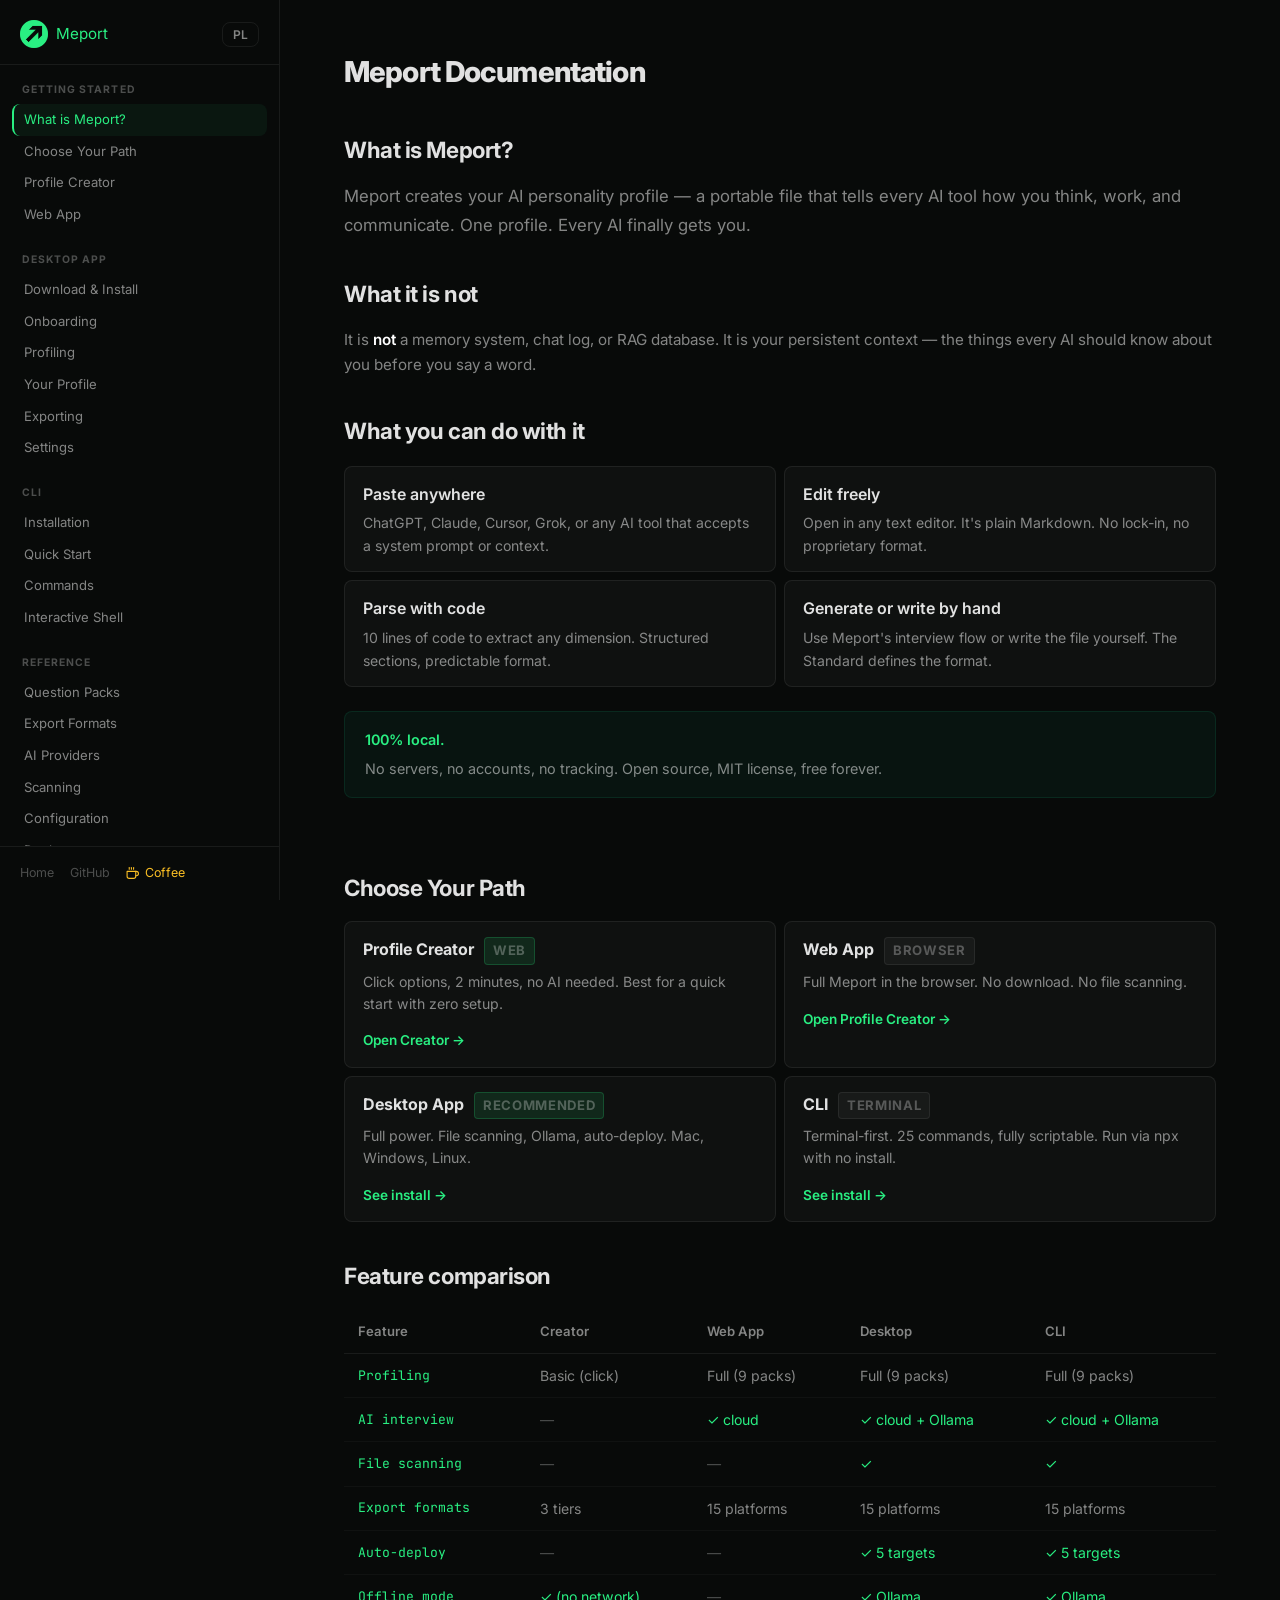
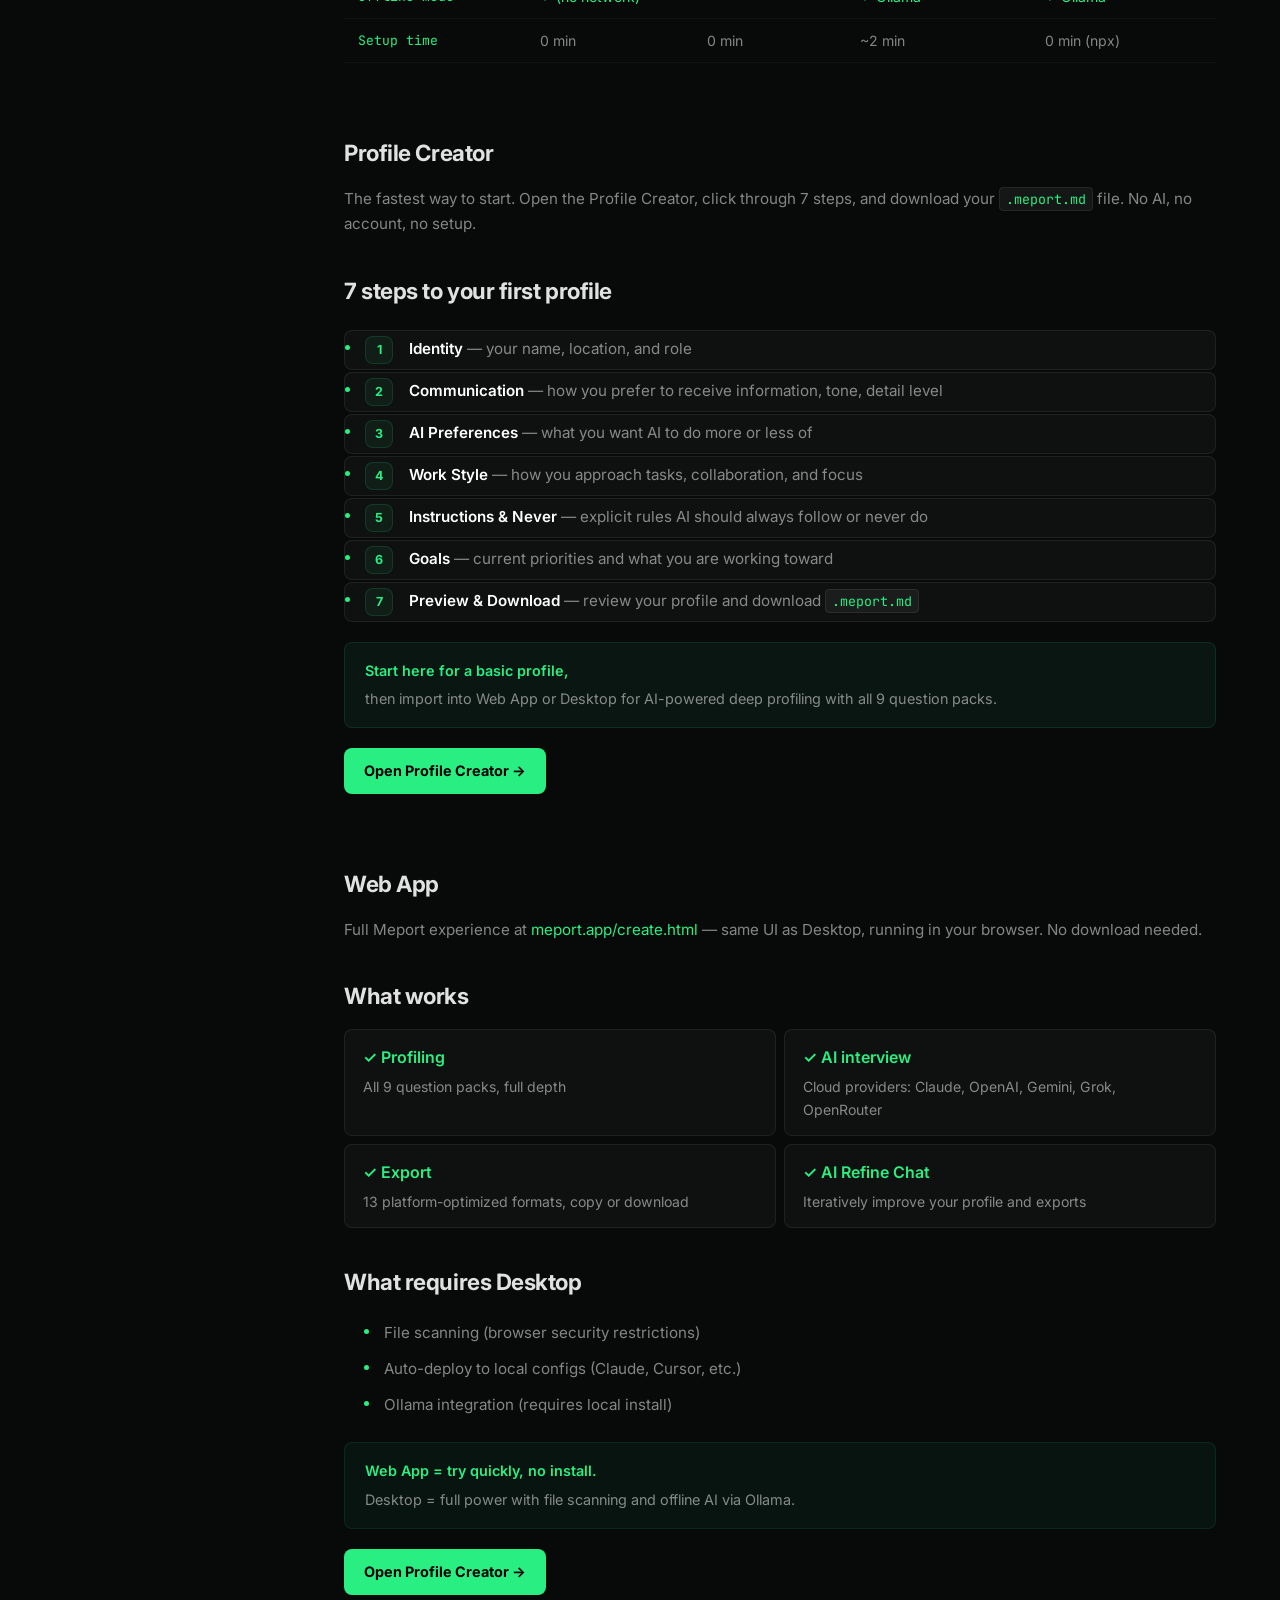
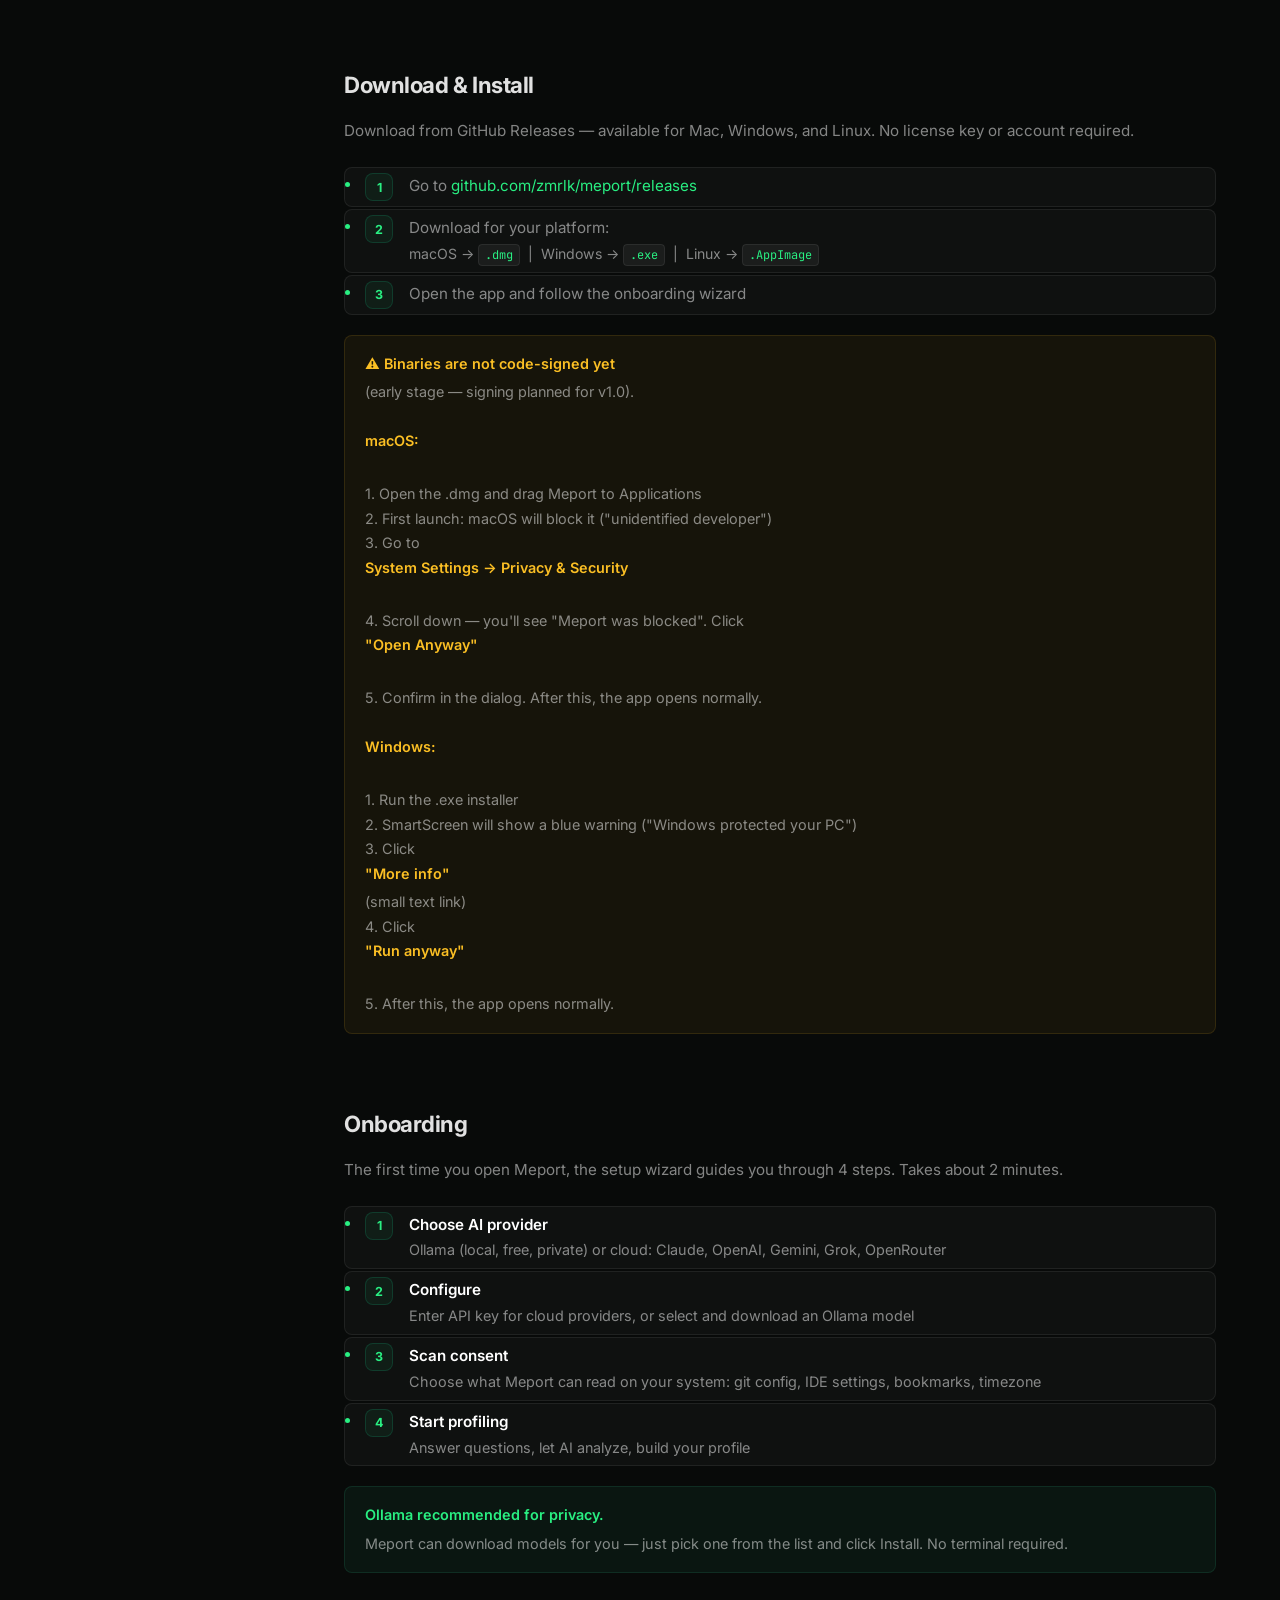
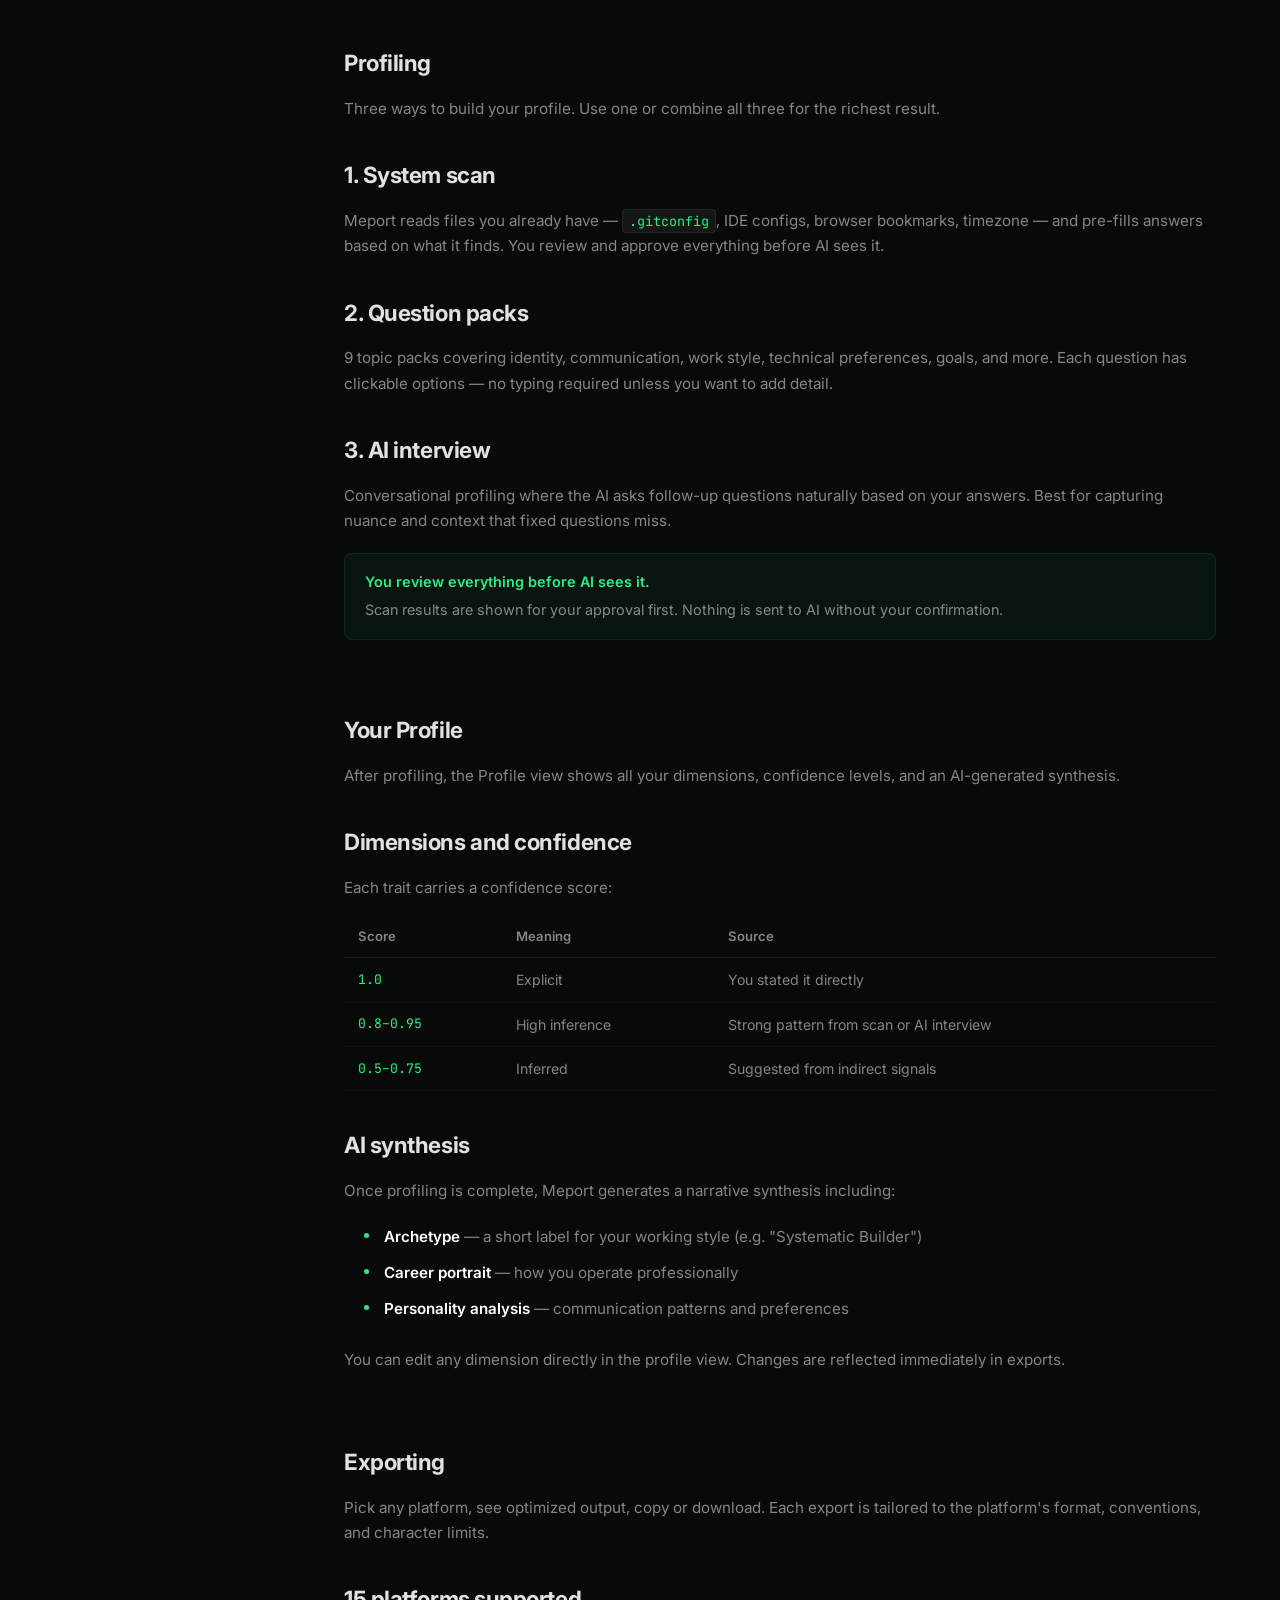
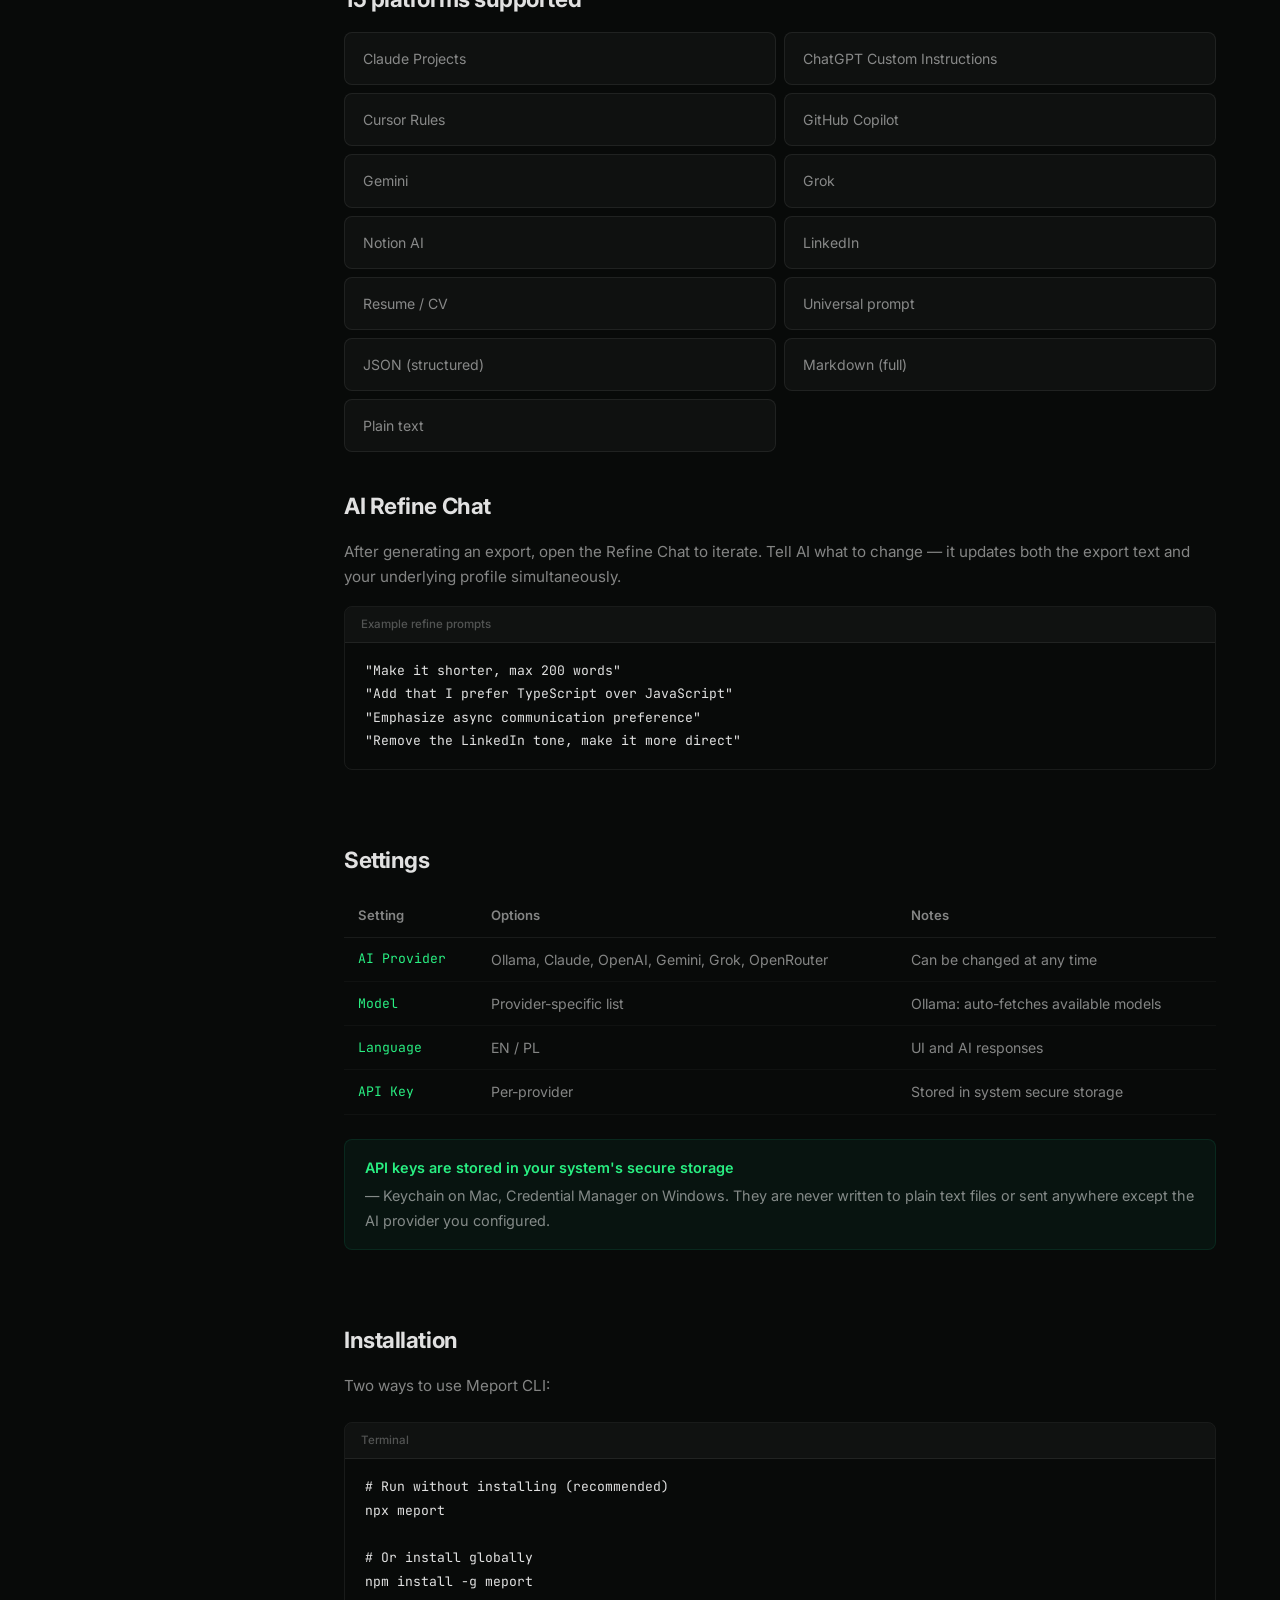
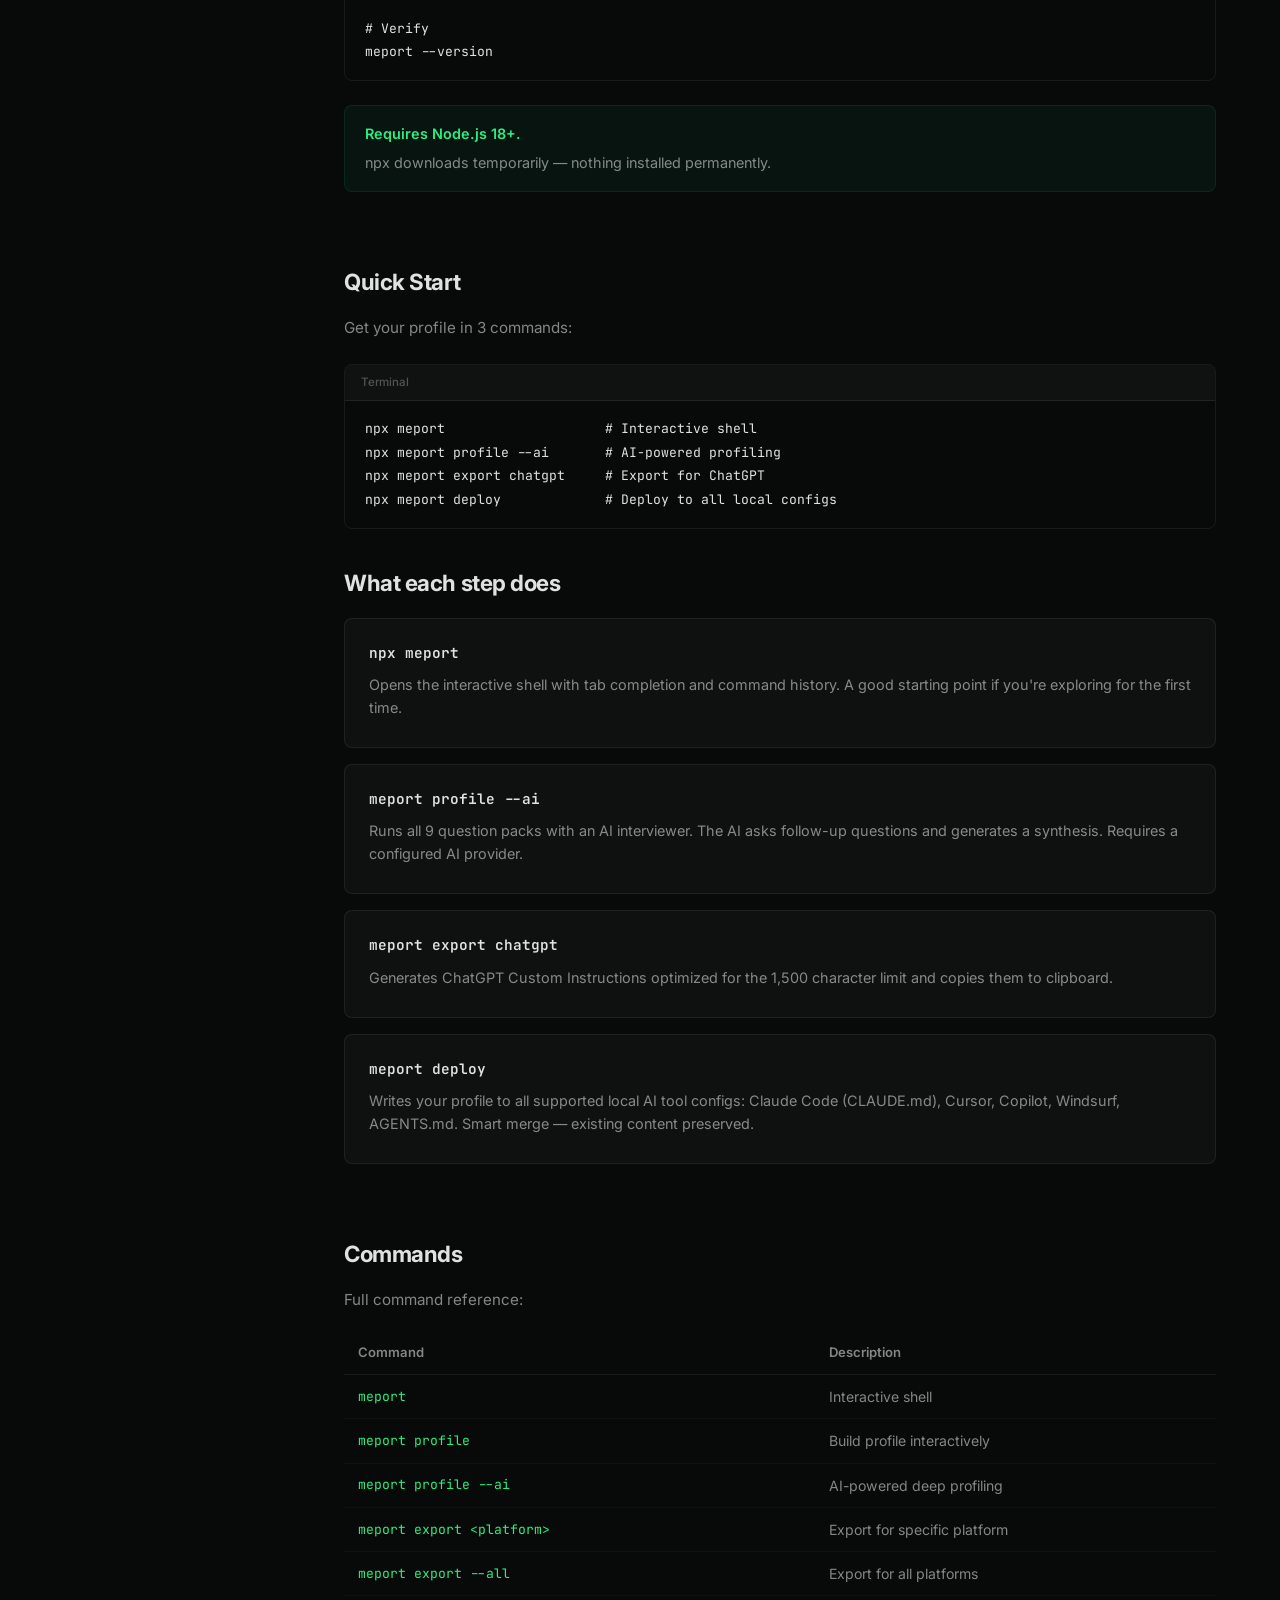
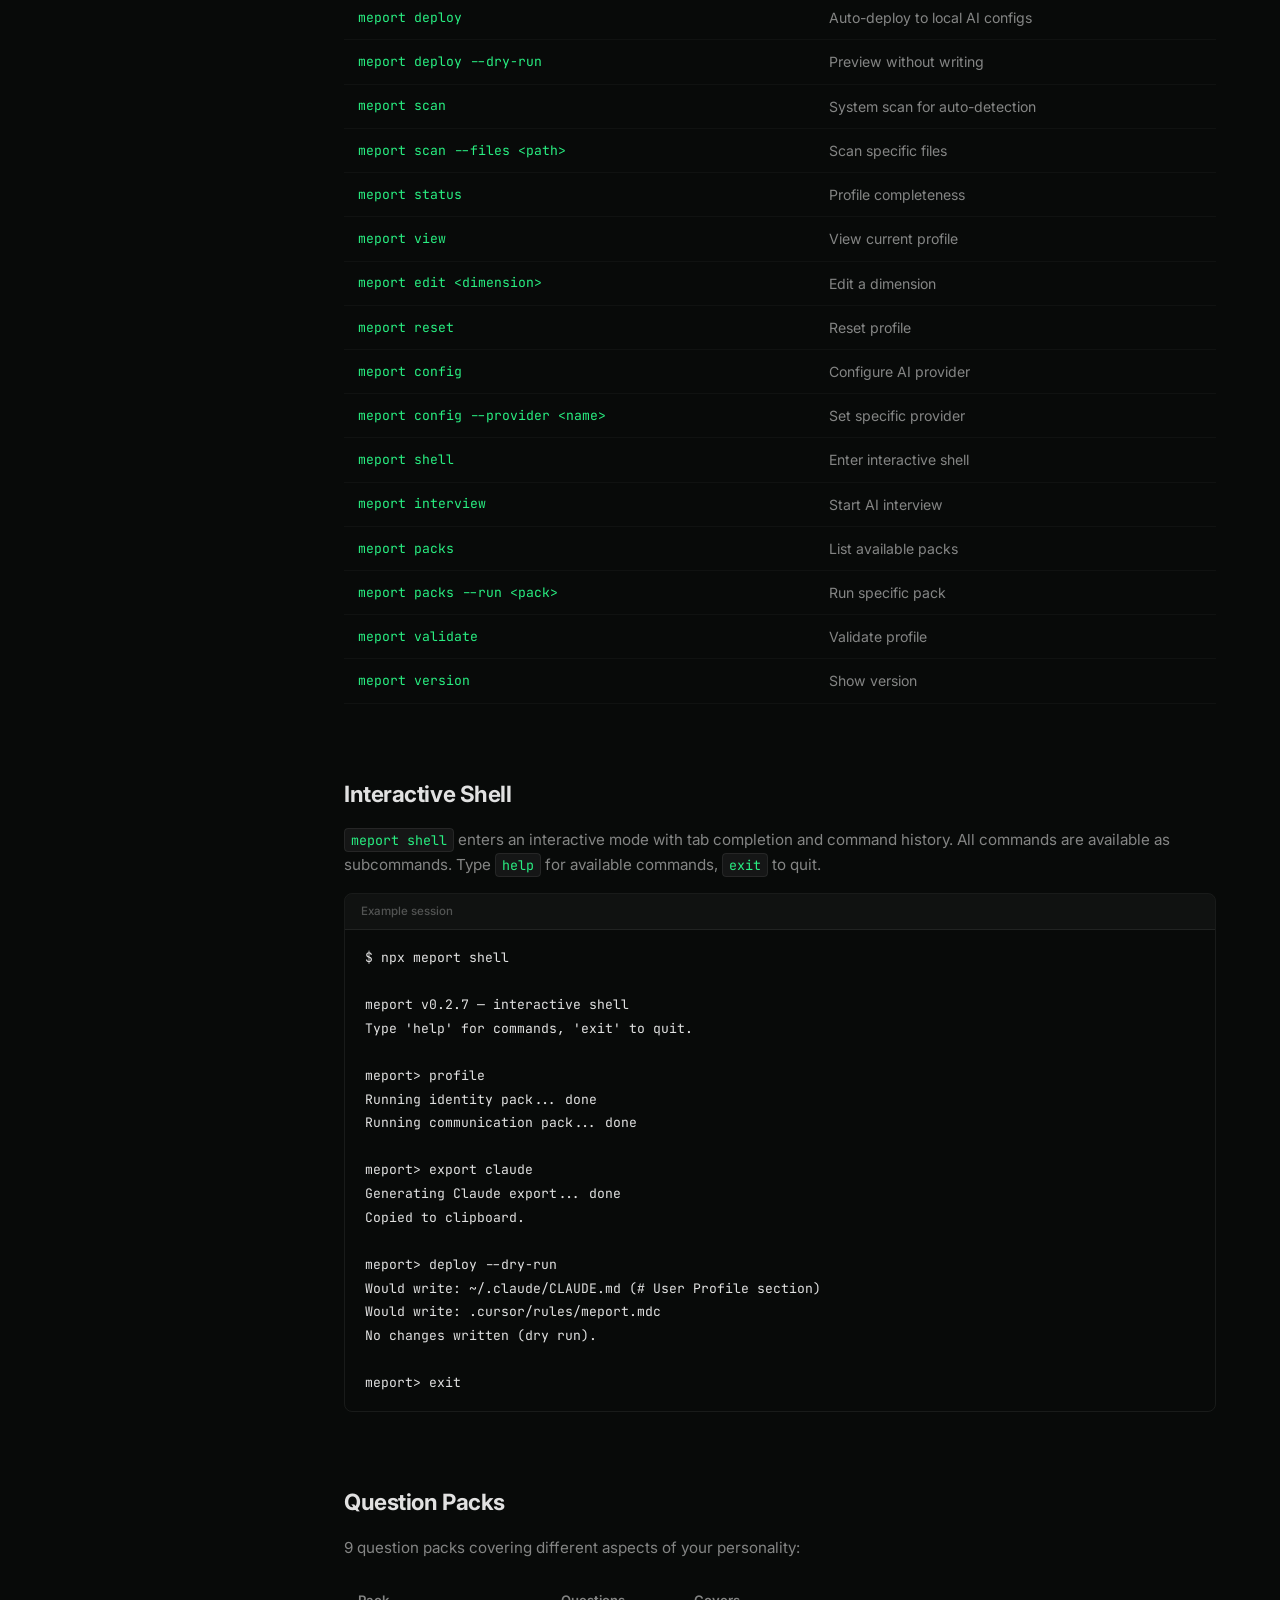
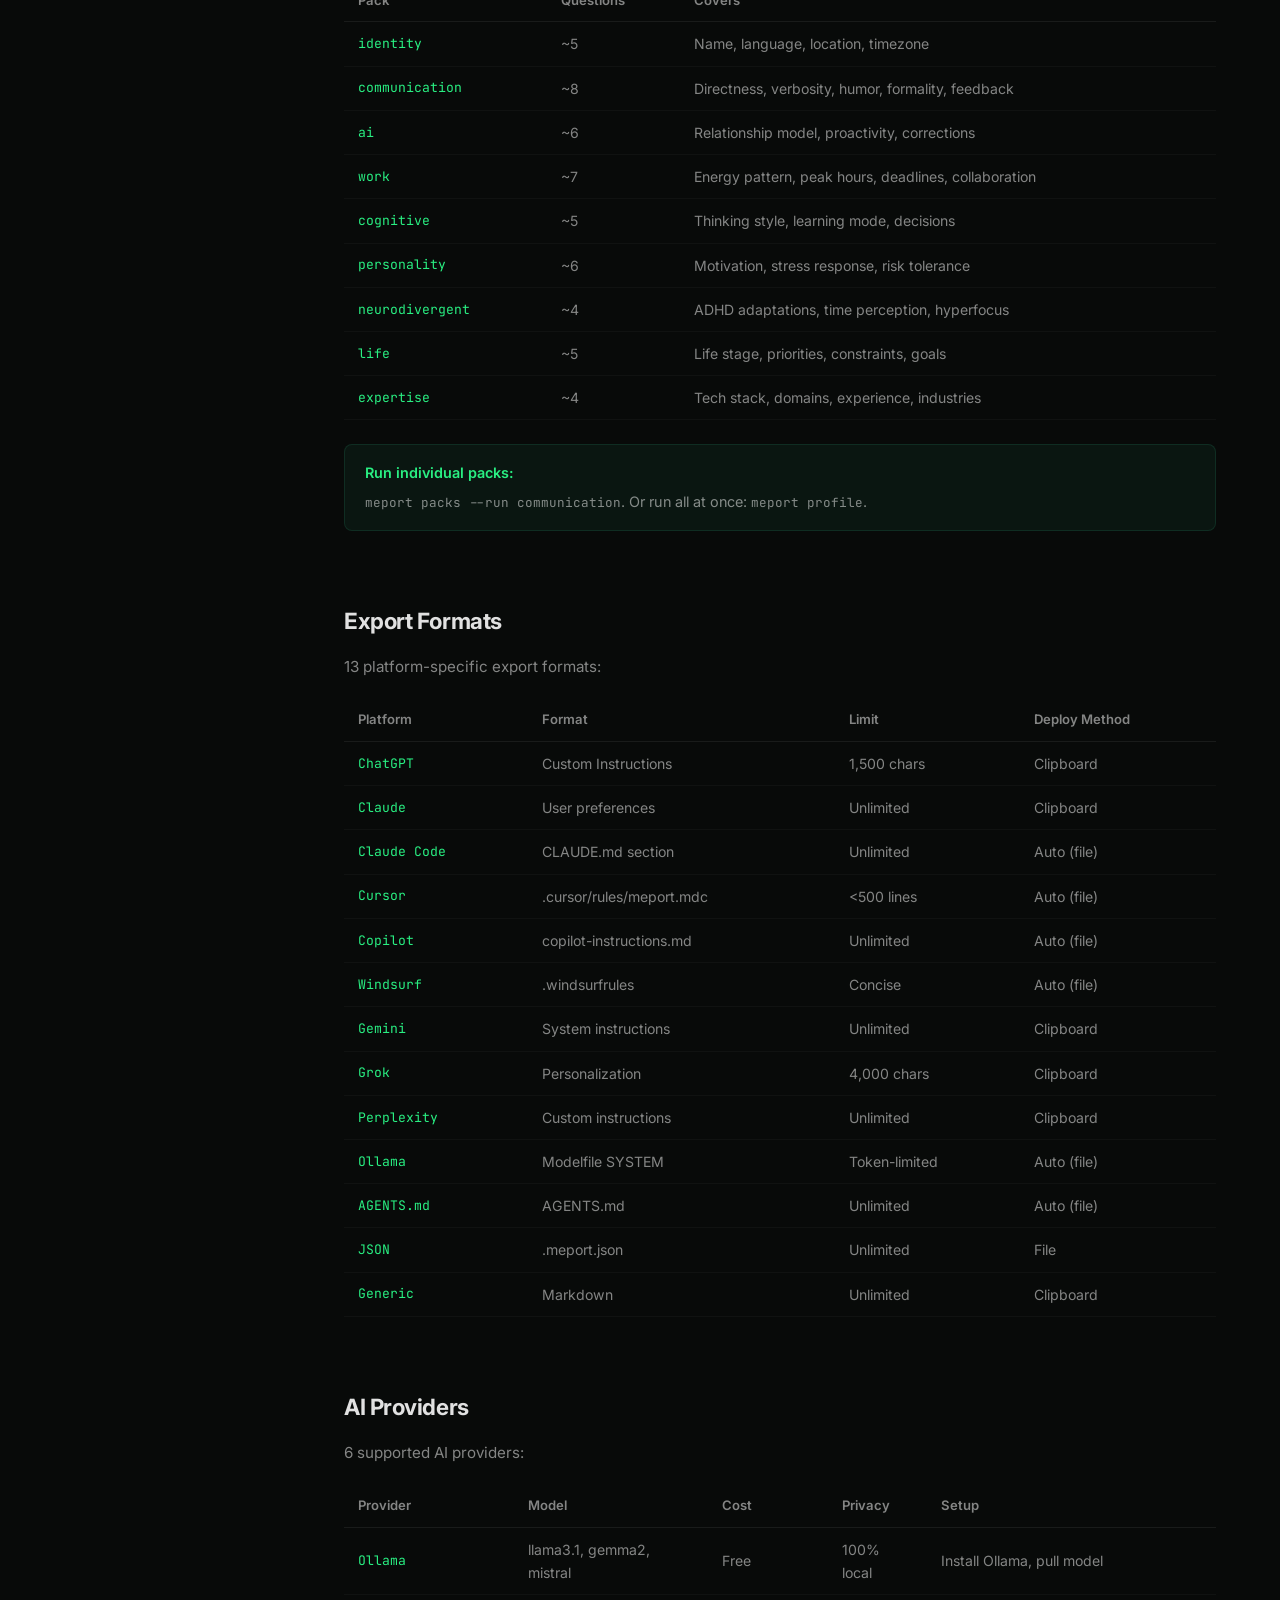
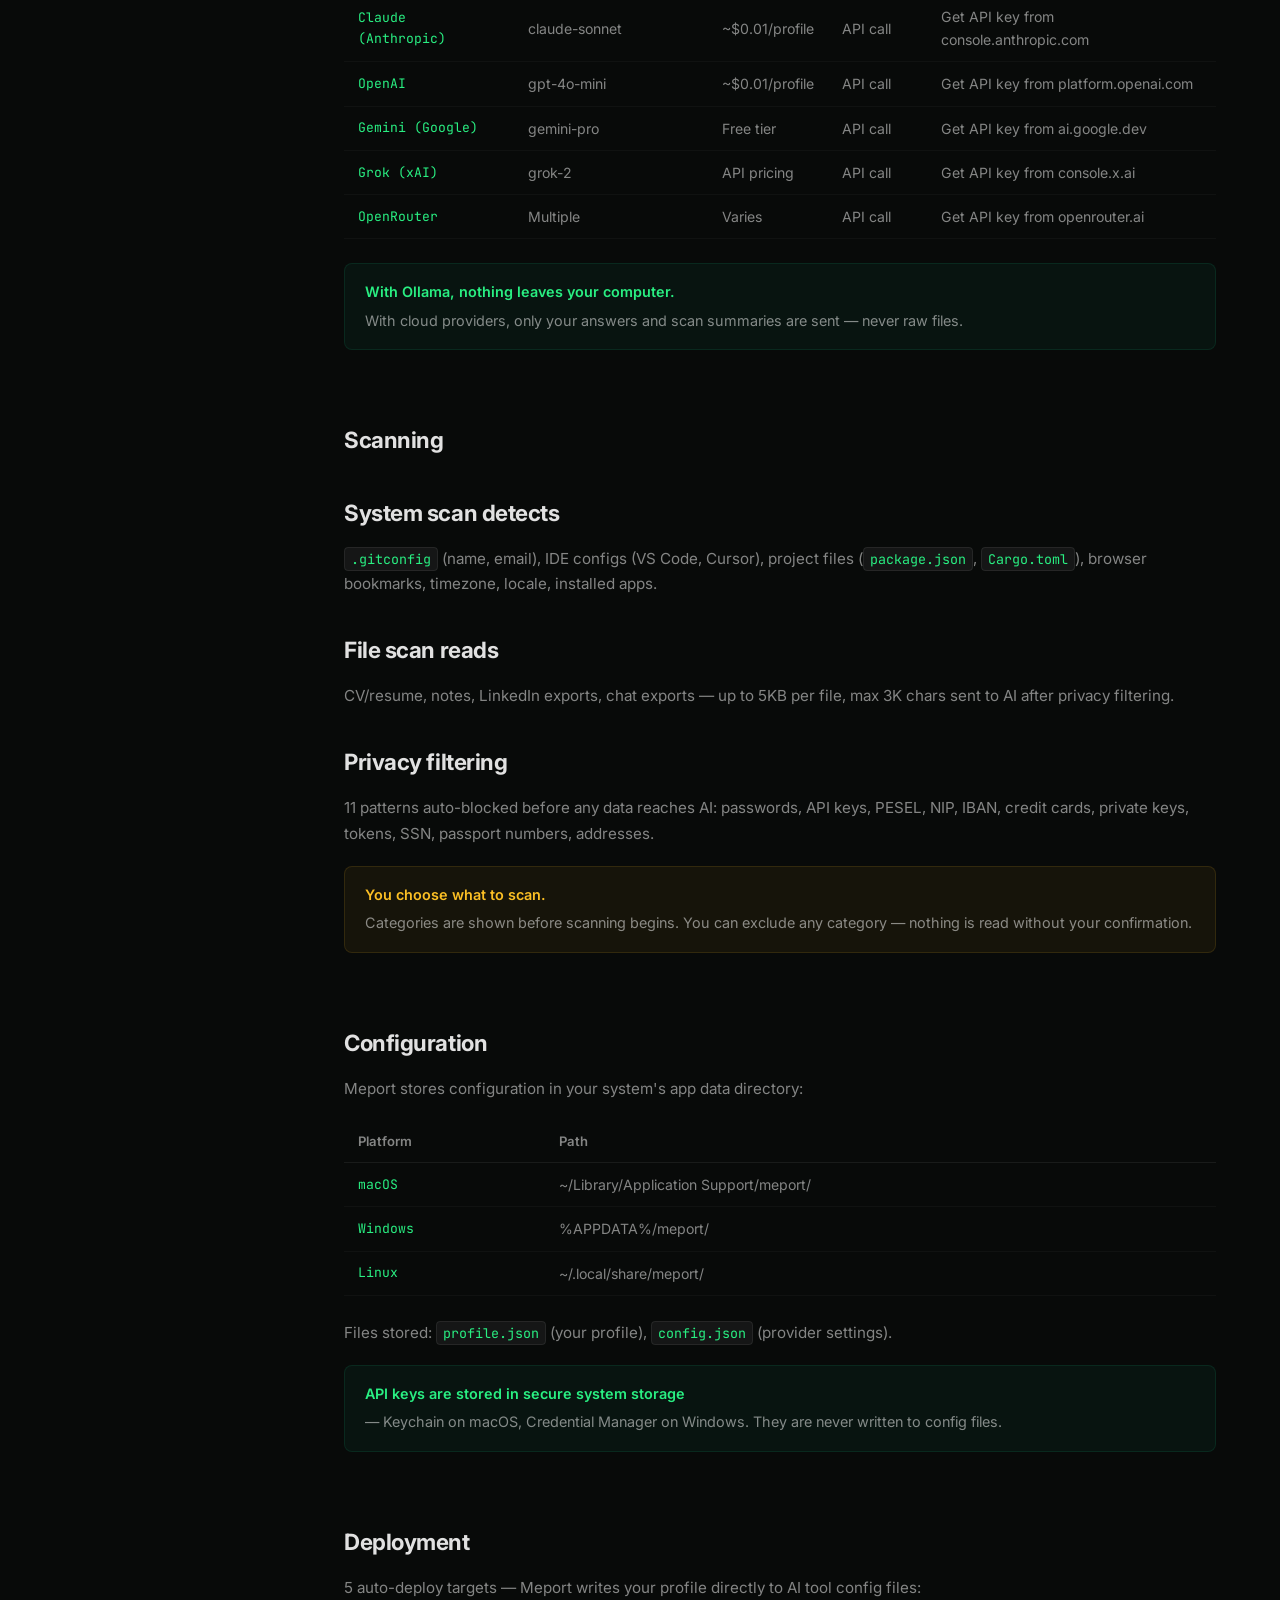
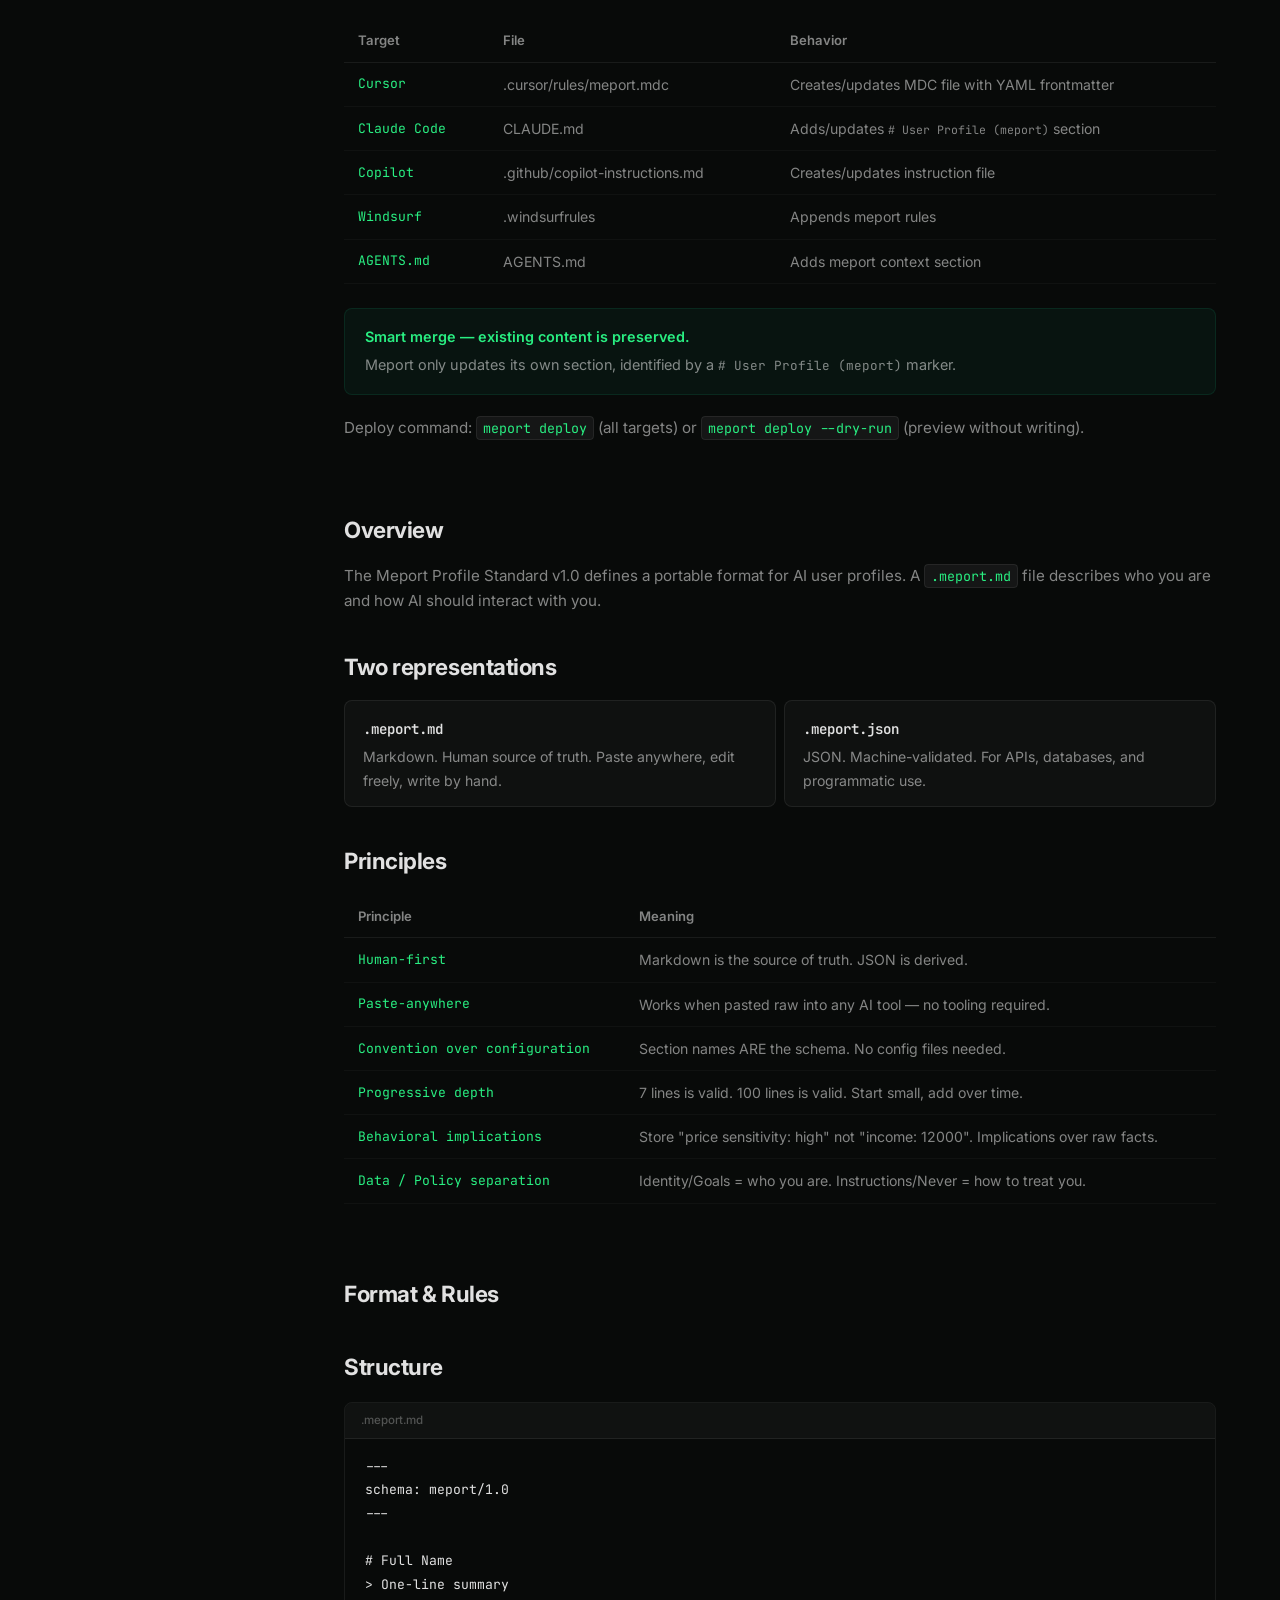
<file: docs.html>
<!DOCTYPE html>
<html lang="en" data-lang="en">
<head>
  <meta charset="UTF-8">
  <meta name="viewport" content="width=device-width, initial-scale=1.0">
  <title>Meport — Documentation</title>
  <meta name="description" content="Complete Meport documentation. Desktop app, CLI, The Standard. EN/PL.">
  <meta name="robots" content="index, follow">
  <link rel="canonical" href="https://meport.app/docs.html">

  <!-- Open Graph -->
  <meta property="og:type" content="website">
  <meta property="og:url" content="https://meport.app/docs.html">
  <meta property="og:title" content="Meport — Documentation">
  <meta property="og:description" content="Complete guide to Meport AI personality profiles, export formats, and 15 platform integrations.">
  <meta property="og:image" content="https://meport.app/og-image.png">
  <meta property="og:image:width" content="1200">
  <meta property="og:image:height" content="630">
  <meta property="og:site_name" content="Meport">
  <meta property="og:locale" content="en_US">

  <!-- Twitter -->
  <meta name="twitter:card" content="summary_large_image">
  <meta name="twitter:site" content="@meportapp">
  <meta name="twitter:creator" content="@kzamarlikk">
  <meta name="twitter:title" content="Meport — Documentation">
  <meta name="twitter:description" content="Complete guide to Meport AI personality profiles, export formats, and 15 platform integrations.">
  <meta name="twitter:image" content="https://meport.app/og-image.png">

  <!-- Structured Data -->
  <script type="application/ld+json">
  {
    "@context": "https://schema.org",
    "@type": "TechArticle",
    "name": "Meport Documentation",
    "description": "Complete guide to Meport AI personality profiles, export formats, and platform integrations.",
    "url": "https://meport.app/docs.html",
    "publisher": {
      "@type": "Organization",
      "name": "Meport",
      "url": "https://meport.app"
    }
  }
  </script>

  <link rel="preconnect" href="https://fonts.googleapis.com">
  <link rel="preconnect" href="https://fonts.gstatic.com" crossorigin>
  <link href="https://fonts.googleapis.com/css2?family=Inter:opsz,wght@14..32,300;14..32,400;14..32,500;14..32,600;14..32,700;14..32,800;14..32,900&family=JetBrains+Mono:wght@400;500;600&display=swap" rel="stylesheet">
  <link rel="stylesheet" href="style.css">
  <link rel="stylesheet" href="docs.css">
  <link rel="icon" type="image/svg+xml" href="data:image/svg+xml,%3Csvg xmlns='http://www.w3.org/2000/svg' viewBox='0 0 32 32'%3E%3Crect width='32' height='32' rx='8' fill='%2310b981'/%3E%3Ctext x='16' y='23' font-family='system-ui' font-weight='800' font-size='20' fill='white' text-anchor='middle'%3EM%3C/text%3E%3C/svg%3E">
  <style>
    :root {
      --text-2: rgba(255,255,255,.5);
      --text-3: rgba(255,255,255,.28);
      --bg-card: rgba(255,255,255,.03);
      --bg-surface: rgba(255,255,255,.05);
      --accent-glow: rgba(41,239,130,.06);
      --r-sm: 8px;
    }
    .doc-callout-warning {
      background: rgba(251,191,36,.06);
      border: 1px solid rgba(251,191,36,.12);
      color: var(--text-2);
    }
    .doc-callout-warning strong { color: var(--yellow); }
    .doc-section h2 {
      font-size: 1.4rem;
      font-weight: 700;
      margin: 36px 0 14px;
      letter-spacing: -.02em;
    }
    .doc-table {
      width: 100%;
      border-collapse: collapse;
      margin: 16px 0 24px;
      font-size: .88rem;
    }
    .doc-table th {
      text-align: left;
      padding: 10px 14px;
      border-bottom: 1px solid var(--border);
      font-weight: 600;
      color: var(--text-2);
      font-size: .82rem;
    }
    .doc-table td {
      padding: 10px 14px;
      border-bottom: 1px solid rgba(255,255,255,.03);
      color: var(--text-2);
    }
    .doc-table td:first-child { color: var(--accent); font-family: var(--mono); font-size: .82rem; }
    .doc-table tr:hover { background: rgba(255,255,255,.015); }
    .doc-cmd-block {
      border-radius: var(--r-sm);
      border: 1px solid var(--border);
      background: var(--bg-card);
      padding: 20px 24px;
      margin: 16px 0;
    }
    .doc-cmd-block h4 { margin-bottom: 8px; }
    .doc-cmd-block p { margin-bottom: 8px; }
    .doc-cmd-block + .doc-cmd-block { margin-top: 8px; }
    .doc-badge {
      display: inline-block;
      padding: 2px 8px;
      border-radius: 4px;
      font-size: .68rem;
      font-weight: 700;
      text-transform: uppercase;
      letter-spacing: .05em;
      margin-left: 6px;
      vertical-align: middle;
    }
    .doc-badge-required { background: rgba(41,239,130,.1); color: var(--accent); border: 1px solid rgba(41,239,130,.2); }
    .doc-badge-optional { background: rgba(255,255,255,.04); color: var(--text-3); border: 1px solid var(--border); }
    .doc-badge-sensitive { background: rgba(251,191,36,.08); color: var(--yellow); border: 1px solid rgba(251,191,36,.15); }
  </style>
</head>
<body class="docs-body">

  <div class="bg-grid" aria-hidden="true"></div>

  <!-- Mobile toggle -->
  <button class="docs-menu-toggle" id="nav-toggle" aria-label="Toggle menu">
    <svg width="18" height="18" viewBox="0 0 18 18" fill="none"><path d="M3 5h12M3 9h12M3 13h12" stroke="currentColor" stroke-width="1.5" stroke-linecap="round"/></svg>
  </button>

  <div class="docs-layout">

    <!-- ===================== SIDEBAR ===================== -->
    <aside class="docs-sidebar" id="sidebar">

      <!-- Header -->
      <div class="sidebar-header">
        <a href="index.html" class="nav-logo">
          <img src="meport-sygnet.png" alt="Meport logo" style="width:28px;height:28px;border-radius:7px">
          <span class="logo-text">Meport</span>
        </a>
        <div class="sidebar-actions">
          <button class="lang-btn" id="lang-toggle" aria-label="Switch language" style="background:none;border:1px solid var(--border);border-radius:var(--r-sm);padding:4px 10px;font-size:.75rem;font-weight:600;color:var(--text-2);cursor:pointer;font-family:var(--font);transition:all .2s;">
            <span data-lang="en">PL</span>
            <span data-lang="pl" style="display:none">EN</span>
          </button>
        </div>
      </div>

      <!-- Navigation -->
      <nav class="docs-nav" aria-label="Documentation navigation">

        <!-- GETTING STARTED -->
        <div class="docs-nav-group">
          <h4>
            <span data-lang="en">Getting Started</span>
            <span data-lang="pl" style="display:none">Pierwsze kroki</span>
          </h4>
          <a href="#what" class="docs-link active">
            <span data-lang="en">What is Meport?</span>
            <span data-lang="pl" style="display:none">Czym jest Meport?</span>
          </a>
          <a href="#choose-path" class="docs-link">
            <span data-lang="en">Choose Your Path</span>
            <span data-lang="pl" style="display:none">Wybierz ścieżkę</span>
          </a>
          <a href="#creator" class="docs-link">
            <span data-lang="en">Profile Creator</span>
            <span data-lang="pl" style="display:none">Profile Creator</span>
          </a>
          <a href="#web-app" class="docs-link">
            <span data-lang="en">Web App</span>
            <span data-lang="pl" style="display:none">Web App</span>
          </a>
        </div>

        <!-- DESKTOP APP -->
        <div class="docs-nav-group">
          <h4>
            <span data-lang="en">Desktop App</span>
            <span data-lang="pl" style="display:none">Desktop App</span>
          </h4>
          <a href="#desktop-install" class="docs-link">
            <span data-lang="en">Download &amp; Install</span>
            <span data-lang="pl" style="display:none">Pobieranie</span>
          </a>
          <a href="#desktop-onboarding" class="docs-link">
            <span data-lang="en">Onboarding</span>
            <span data-lang="pl" style="display:none">Onboarding</span>
          </a>
          <a href="#desktop-profiling" class="docs-link">
            <span data-lang="en">Profiling</span>
            <span data-lang="pl" style="display:none">Profilowanie</span>
          </a>
          <a href="#desktop-profile" class="docs-link">
            <span data-lang="en">Your Profile</span>
            <span data-lang="pl" style="display:none">Twój profil</span>
          </a>
          <a href="#desktop-export" class="docs-link">
            <span data-lang="en">Exporting</span>
            <span data-lang="pl" style="display:none">Eksportowanie</span>
          </a>
          <a href="#desktop-settings" class="docs-link">
            <span data-lang="en">Settings</span>
            <span data-lang="pl" style="display:none">Ustawienia</span>
          </a>
        </div>

        <!-- CLI -->
        <div class="docs-nav-group">
          <h4>CLI</h4>
          <a href="#cli-install" class="docs-link">
            <span data-lang="en">Installation</span>
            <span data-lang="pl" style="display:none">Instalacja</span>
          </a>
          <a href="#cli-quickstart" class="docs-link">
            <span data-lang="en">Quick Start</span>
            <span data-lang="pl" style="display:none">Szybki start</span>
          </a>
          <a href="#cli-commands" class="docs-link">
            <span data-lang="en">Commands</span>
            <span data-lang="pl" style="display:none">Komendy</span>
          </a>
          <a href="#cli-shell" class="docs-link">
            <span data-lang="en">Interactive Shell</span>
            <span data-lang="pl" style="display:none">Tryb interaktywny</span>
          </a>
        </div>

        <!-- REFERENCE -->
        <div class="docs-nav-group">
          <h4>
            <span data-lang="en">Reference</span>
            <span data-lang="pl" style="display:none">Referencja</span>
          </h4>
          <a href="#ref-packs" class="docs-link">
            <span data-lang="en">Question Packs</span>
            <span data-lang="pl" style="display:none">Pakiety pytań</span>
          </a>
          <a href="#ref-exports" class="docs-link">
            <span data-lang="en">Export Formats</span>
            <span data-lang="pl" style="display:none">Formaty eksportu</span>
          </a>
          <a href="#ref-ai" class="docs-link">
            <span data-lang="en">AI Providers</span>
            <span data-lang="pl" style="display:none">Dostawcy AI</span>
          </a>
          <a href="#ref-scanning" class="docs-link">
            <span data-lang="en">Scanning</span>
            <span data-lang="pl" style="display:none">Skanowanie</span>
          </a>
          <a href="#ref-config" class="docs-link">
            <span data-lang="en">Configuration</span>
            <span data-lang="pl" style="display:none">Konfiguracja</span>
          </a>
          <a href="#ref-deploy" class="docs-link">
            <span data-lang="en">Deployment</span>
            <span data-lang="pl" style="display:none">Wdrażanie</span>
          </a>
        </div>

        <!-- THE STANDARD -->
        <div class="docs-nav-group">
          <h4>
            <span data-lang="en">The Standard</span>
            <span data-lang="pl" style="display:none">Standard</span>
          </h4>
          <a href="#std-overview" class="docs-link">
            <span data-lang="en">Overview</span>
            <span data-lang="pl" style="display:none">Przegląd</span>
          </a>
          <a href="#std-format" class="docs-link">
            <span data-lang="en">Format &amp; Rules</span>
            <span data-lang="pl" style="display:none">Format i reguły</span>
          </a>
          <a href="#std-sections" class="docs-link">
            <span data-lang="en">Reserved Sections</span>
            <span data-lang="pl" style="display:none">Zarezerwowane sekcje</span>
          </a>
          <a href="#std-examples" class="docs-link">
            <span data-lang="en">Examples</span>
            <span data-lang="pl" style="display:none">Przykłady</span>
          </a>
          <a href="#std-json" class="docs-link">
            <span data-lang="en">JSON Format</span>
            <span data-lang="pl" style="display:none">Format JSON</span>
          </a>
          <a href="#std-tiers" class="docs-link">
            <span data-lang="en">Export Tiers</span>
            <span data-lang="pl" style="display:none">Poziomy eksportu</span>
          </a>
          <a href="#std-platforms" class="docs-link">
            <span data-lang="en">Platform Compatibility</span>
            <span data-lang="pl" style="display:none">Kompatybilność</span>
          </a>
          <a href="#std-security" class="docs-link">
            <span data-lang="en">Security &amp; Privacy</span>
            <span data-lang="pl" style="display:none">Bezpieczeństwo</span>
          </a>
          <a href="#std-parsing" class="docs-link">
            <span data-lang="en">Parsing</span>
            <span data-lang="pl" style="display:none">Parsowanie</span>
          </a>
          <a href="#std-versioning" class="docs-link">
            <span data-lang="en">Versioning</span>
            <span data-lang="pl" style="display:none">Wersjonowanie</span>
          </a>
        </div>

        <!-- HELP -->
        <div class="docs-nav-group">
          <h4>
            <span data-lang="en">Help</span>
            <span data-lang="pl" style="display:none">Pomoc</span>
          </h4>
          <a href="#faq" class="docs-link">FAQ</a>
          <a href="#privacy" class="docs-link">
            <span data-lang="en">Privacy</span>
            <span data-lang="pl" style="display:none">Prywatność</span>
          </a>
          <a href="#issues" class="docs-link">
            <span data-lang="en">Known Issues</span>
            <span data-lang="pl" style="display:none">Znane problemy</span>
          </a>
          <a href="#contributing" class="docs-link">
            <span data-lang="en">Contributing</span>
            <span data-lang="pl" style="display:none">Współtworzenie</span>
          </a>
        </div>

      </nav>

      <!-- Footer -->
      <div class="sidebar-footer">
        <a href="index.html" class="sidebar-link">
          <span data-lang="en">Home</span>
          <span data-lang="pl" style="display:none">Strona główna</span>
        </a>
        <a href="https://github.com/zmrlk/meport" class="sidebar-link" target="_blank" rel="noopener">GitHub</a>
        <a href="https://buycoffee.to/zmrlk" class="sidebar-link sidebar-coffee" target="_blank" rel="noopener">
          <svg width="13" height="13" viewBox="0 0 24 24" fill="none" stroke="currentColor" stroke-width="2" stroke-linecap="round" stroke-linejoin="round"><path d="M18 8h1a4 4 0 0 1 0 8h-1"/><path d="M2 8h16v9a4 4 0 0 1-4 4H6a4 4 0 0 1-4-4V8z"/><line x1="6" y1="1" x2="6" y2="4"/><line x1="10" y1="1" x2="10" y2="4"/><line x1="14" y1="1" x2="14" y2="4"/></svg>
          <span data-lang="en">Coffee</span>
          <span data-lang="pl" style="display:none">Kawa</span>
        </a>
      </div>

    </aside>
    <!-- ===================== /SIDEBAR ===================== -->

    <!-- ===================== MAIN CONTENT ===================== -->
    <main class="docs-main" id="docs-main">

      <h1 style="font-size:1.8rem;font-weight:800;letter-spacing:-.03em;margin:0 0 32px">
        <span data-lang="en">Meport Documentation</span>
        <span data-lang="pl" style="display:none">Dokumentacja Meport</span>
      </h1>

      <!-- GETTING STARTED -->
      <section class="doc-section" id="what">
        <h2>
          <span data-lang="en">What is Meport?</span>
          <span data-lang="pl" style="display:none">Czym jest Meport?</span>
        </h2>

        <div data-lang="en">
          <p style="font-size:1.05rem;line-height:1.7;color:var(--text-2);margin-bottom:20px;">Meport creates your AI personality profile — a portable file that tells every AI tool how you think, work, and communicate. One profile. Every AI finally gets you.</p>

          <h2>What it is not</h2>
          <p style="color:var(--text-2);line-height:1.65;">It is <strong>not</strong> a memory system, chat log, or RAG database. It is your persistent context — the things every AI should know about you before you say a word.</p>

          <h2>What you can do with it</h2>
          <div class="doc-file-grid" style="margin:16px 0 24px;">
            <div class="doc-file-item">
              <div style="font-weight:600;margin-bottom:4px;">Paste anywhere</div>
              <div style="color:var(--text-2);font-size:.88rem;">ChatGPT, Claude, Cursor, Grok, or any AI tool that accepts a system prompt or context.</div>
            </div>
            <div class="doc-file-item">
              <div style="font-weight:600;margin-bottom:4px;">Edit freely</div>
              <div style="color:var(--text-2);font-size:.88rem;">Open in any text editor. It's plain Markdown. No lock-in, no proprietary format.</div>
            </div>
            <div class="doc-file-item">
              <div style="font-weight:600;margin-bottom:4px;">Parse with code</div>
              <div style="color:var(--text-2);font-size:.88rem;">10 lines of code to extract any dimension. Structured sections, predictable format.</div>
            </div>
            <div class="doc-file-item">
              <div style="font-weight:600;margin-bottom:4px;">Generate or write by hand</div>
              <div style="color:var(--text-2);font-size:.88rem;">Use Meport's interview flow or write the file yourself. The Standard defines the format.</div>
            </div>
          </div>

          <div class="doc-callout doc-callout-info">
            <strong>100% local.</strong> No servers, no accounts, no tracking. Open source, MIT license, free forever.
          </div>
        </div>

        <div data-lang="pl" style="display:none">
          <p style="font-size:1.05rem;line-height:1.7;color:var(--text-2);margin-bottom:20px;">Meport tworzy Twój profil osobowości AI — przenośny plik, który mówi każdemu narzędziu AI jak myślisz, pracujesz i komunikujesz się. Jeden profil. Każde AI w końcu Cię rozumie.</p>

          <h2>Czym nie jest</h2>
          <p style="color:var(--text-2);line-height:1.65;">To <strong>nie jest</strong> system pamięci, log rozmów ani baza RAG. To Twój trwały kontekst — rzeczy, które każde AI powinno wiedzieć o Tobie zanim wypowiesz pierwsze słowo.</p>

          <h2>Co możesz z nim zrobić</h2>
          <div class="doc-file-grid" style="margin:16px 0 24px;">
            <div class="doc-file-item">
              <div style="font-weight:600;margin-bottom:4px;">Wklej wszędzie</div>
              <div style="color:var(--text-2);font-size:.88rem;">ChatGPT, Claude, Cursor, Grok lub dowolne narzędzie AI, które przyjmuje system prompt lub kontekst.</div>
            </div>
            <div class="doc-file-item">
              <div style="font-weight:600;margin-bottom:4px;">Edytuj swobodnie</div>
              <div style="color:var(--text-2);font-size:.88rem;">Otwórz w dowolnym edytorze tekstu. To zwykły Markdown. Żadnego lock-inu, żadnego własnościowego formatu.</div>
            </div>
            <div class="doc-file-item">
              <div style="font-weight:600;margin-bottom:4px;">Parsuj kodem</div>
              <div style="color:var(--text-2);font-size:.88rem;">10 linii kodu, żeby wyciągnąć dowolny wymiar. Strukturowane sekcje, przewidywalny format.</div>
            </div>
            <div class="doc-file-item">
              <div style="font-weight:600;margin-bottom:4px;">Generuj lub pisz ręcznie</div>
              <div style="color:var(--text-2);font-size:.88rem;">Skorzystaj z procesu interview Meport albo napisz plik samodzielnie. Standard definiuje format.</div>
            </div>
          </div>

          <div class="doc-callout doc-callout-info">
            <strong>100% lokalnie.</strong> Żadnych serwerów, kont, śledzenia. Open source, licencja MIT, bezpłatnie na zawsze.
          </div>
        </div>
      </section>

      <section class="doc-section" id="choose-path">
        <h2>
          <span data-lang="en">Choose Your Path</span>
          <span data-lang="pl" style="display:none">Wybierz ścieżkę</span>
        </h2>

        <div data-lang="en">
          <div class="doc-file-grid" style="margin:4px 0 28px;">
            <div class="doc-file-item">
              <div style="font-weight:700;margin-bottom:6px;">Profile Creator <span class="doc-badge doc-badge-required">Web</span></div>
              <div style="color:var(--text-2);font-size:.88rem;line-height:1.55;margin-bottom:12px;">Click options, 2 minutes, no AI needed. Best for a quick start with zero setup.</div>
              <a href="create.html" style="color:var(--accent);font-size:.85rem;font-weight:600;text-decoration:none;">Open Creator →</a>
            </div>
            <div class="doc-file-item">
              <div style="font-weight:700;margin-bottom:6px;">Web App <span class="doc-badge doc-badge-optional">Browser</span></div>
              <div style="color:var(--text-2);font-size:.88rem;line-height:1.55;margin-bottom:12px;">Full Meport in the browser. No download. No file scanning.</div>
              <a href="create.html" style="color:var(--accent);font-size:.85rem;font-weight:600;text-decoration:none;">Open Profile Creator →</a>
            </div>
            <div class="doc-file-item">
              <div style="font-weight:700;margin-bottom:6px;">Desktop App <span class="doc-badge doc-badge-required">Recommended</span></div>
              <div style="color:var(--text-2);font-size:.88rem;line-height:1.55;margin-bottom:12px;">Full power. File scanning, Ollama, auto-deploy. Mac, Windows, Linux.</div>
              <a href="#desktop-install" style="color:var(--accent);font-size:.85rem;font-weight:600;text-decoration:none;">See install →</a>
            </div>
            <div class="doc-file-item">
              <div style="font-weight:700;margin-bottom:6px;">CLI <span class="doc-badge doc-badge-optional">Terminal</span></div>
              <div style="color:var(--text-2);font-size:.88rem;line-height:1.55;margin-bottom:12px;">Terminal-first. 25 commands, fully scriptable. Run via npx with no install.</div>
              <a href="#cli-install" style="color:var(--accent);font-size:.85rem;font-weight:600;text-decoration:none;">See install →</a>
            </div>
          </div>

          <h2>Feature comparison</h2>
          <table class="doc-table">
            <thead>
              <tr>
                <th>Feature</th>
                <th>Creator</th>
                <th>Web App</th>
                <th>Desktop</th>
                <th>CLI</th>
              </tr>
            </thead>
            <tbody>
              <tr>
                <td>Profiling</td>
                <td style="color:var(--text-2);">Basic (click)</td>
                <td style="color:var(--text-2);">Full (9 packs)</td>
                <td style="color:var(--text-2);">Full (9 packs)</td>
                <td style="color:var(--text-2);">Full (9 packs)</td>
              </tr>
              <tr>
                <td>AI interview</td>
                <td style="color:var(--text-3);">—</td>
                <td style="color:var(--accent);">✓ cloud</td>
                <td style="color:var(--accent);">✓ cloud + Ollama</td>
                <td style="color:var(--accent);">✓ cloud + Ollama</td>
              </tr>
              <tr>
                <td>File scanning</td>
                <td style="color:var(--text-3);">—</td>
                <td style="color:var(--text-3);">—</td>
                <td style="color:var(--accent);">✓</td>
                <td style="color:var(--accent);">✓</td>
              </tr>
              <tr>
                <td>Export formats</td>
                <td style="color:var(--text-2);">3 tiers</td>
                <td style="color:var(--text-2);">15 platforms</td>
                <td style="color:var(--text-2);">15 platforms</td>
                <td style="color:var(--text-2);">15 platforms</td>
              </tr>
              <tr>
                <td>Auto-deploy</td>
                <td style="color:var(--text-3);">—</td>
                <td style="color:var(--text-3);">—</td>
                <td style="color:var(--accent);">✓ 5 targets</td>
                <td style="color:var(--accent);">✓ 5 targets</td>
              </tr>
              <tr>
                <td>Offline mode</td>
                <td style="color:var(--accent);">✓ (no network)</td>
                <td style="color:var(--text-3);">—</td>
                <td style="color:var(--accent);">✓ Ollama</td>
                <td style="color:var(--accent);">✓ Ollama</td>
              </tr>
              <tr>
                <td>Setup time</td>
                <td style="color:var(--text-2);">0 min</td>
                <td style="color:var(--text-2);">0 min</td>
                <td style="color:var(--text-2);">~2 min</td>
                <td style="color:var(--text-2);">0 min (npx)</td>
              </tr>
            </tbody>
          </table>
        </div>

        <div data-lang="pl" style="display:none">
          <div class="doc-file-grid" style="margin:4px 0 28px;">
            <div class="doc-file-item">
              <div style="font-weight:700;margin-bottom:6px;">Profile Creator <span class="doc-badge doc-badge-required">Web</span></div>
              <div style="color:var(--text-2);font-size:.88rem;line-height:1.55;margin-bottom:12px;">Klikaj opcje, 2 minuty, bez AI. Najlepszy start bez konfiguracji.</div>
              <a href="create.html" style="color:var(--accent);font-size:.85rem;font-weight:600;text-decoration:none;">Otwórz Creator →</a>
            </div>
            <div class="doc-file-item">
              <div style="font-weight:700;margin-bottom:6px;">Web App <span class="doc-badge doc-badge-optional">Przeglądarka</span></div>
              <div style="color:var(--text-2);font-size:.88rem;line-height:1.55;margin-bottom:12px;">Pełny Meport w przeglądarce. Bez pobierania. Bez skanowania plików.</div>
              <a href="create.html" style="color:var(--accent);font-size:.85rem;font-weight:600;text-decoration:none;">Otwórz Profile Creator →</a>
            </div>
            <div class="doc-file-item">
              <div style="font-weight:700;margin-bottom:6px;">Desktop App <span class="doc-badge doc-badge-required">Zalecane</span></div>
              <div style="color:var(--text-2);font-size:.88rem;line-height:1.55;margin-bottom:12px;">Pełna moc. Skanowanie plików, Ollama, auto-wdrażanie. Mac, Windows, Linux.</div>
              <a href="#desktop-install" style="color:var(--accent);font-size:.85rem;font-weight:600;text-decoration:none;">Instalacja →</a>
            </div>
            <div class="doc-file-item">
              <div style="font-weight:700;margin-bottom:6px;">CLI <span class="doc-badge doc-badge-optional">Terminal</span></div>
              <div style="color:var(--text-2);font-size:.88rem;line-height:1.55;margin-bottom:12px;">Dla terminala. 25 komend, w pełni skryptowalne. Działa przez npx bez instalacji.</div>
              <a href="#cli-install" style="color:var(--accent);font-size:.85rem;font-weight:600;text-decoration:none;">Instalacja →</a>
            </div>
          </div>

          <h2>Porównanie funkcji</h2>
          <table class="doc-table">
            <thead>
              <tr>
                <th>Funkcja</th>
                <th>Creator</th>
                <th>Web App</th>
                <th>Desktop</th>
                <th>CLI</th>
              </tr>
            </thead>
            <tbody>
              <tr>
                <td>Profilowanie</td>
                <td style="color:var(--text-2);">Podstawowe (klik)</td>
                <td style="color:var(--text-2);">Pełne (9 pakietów)</td>
                <td style="color:var(--text-2);">Pełne (9 pakietów)</td>
                <td style="color:var(--text-2);">Pełne (9 pakietów)</td>
              </tr>
              <tr>
                <td>Interview AI</td>
                <td style="color:var(--text-3);">—</td>
                <td style="color:var(--accent);">✓ chmura</td>
                <td style="color:var(--accent);">✓ chmura + Ollama</td>
                <td style="color:var(--accent);">✓ chmura + Ollama</td>
              </tr>
              <tr>
                <td>Skanowanie plików</td>
                <td style="color:var(--text-3);">—</td>
                <td style="color:var(--text-3);">—</td>
                <td style="color:var(--accent);">✓</td>
                <td style="color:var(--accent);">✓</td>
              </tr>
              <tr>
                <td>Formaty eksportu</td>
                <td style="color:var(--text-2);">3 poziomy</td>
                <td style="color:var(--text-2);">13 platform</td>
                <td style="color:var(--text-2);">13 platform</td>
                <td style="color:var(--text-2);">13 platform</td>
              </tr>
              <tr>
                <td>Auto-wdrażanie</td>
                <td style="color:var(--text-3);">—</td>
                <td style="color:var(--text-3);">—</td>
                <td style="color:var(--accent);">✓ 5 celów</td>
                <td style="color:var(--accent);">✓ 5 celów</td>
              </tr>
              <tr>
                <td>Tryb offline</td>
                <td style="color:var(--accent);">✓ (bez sieci)</td>
                <td style="color:var(--text-3);">—</td>
                <td style="color:var(--accent);">✓ Ollama</td>
                <td style="color:var(--accent);">✓ Ollama</td>
              </tr>
              <tr>
                <td>Czas konfiguracji</td>
                <td style="color:var(--text-2);">0 min</td>
                <td style="color:var(--text-2);">0 min</td>
                <td style="color:var(--text-2);">~2 min</td>
                <td style="color:var(--text-2);">0 min (npx)</td>
              </tr>
            </tbody>
          </table>
        </div>
      </section>

      <section class="doc-section" id="creator">
        <h2>
          <span data-lang="en">Profile Creator</span>
          <span data-lang="pl" style="display:none">Profile Creator</span>
        </h2>

        <div data-lang="en">
          <p style="color:var(--text-2);line-height:1.65;margin-bottom:24px;">The fastest way to start. Open the Profile Creator, click through 7 steps, and download your <code style="font-family:var(--mono);font-size:.88em;color:var(--accent);">.meport.md</code> file. No AI, no account, no setup.</p>

          <h2>7 steps to your first profile</h2>
          <ol class="doc-steps">
            <li class="doc-step">
              <span class="doc-step-num">1</span>
              <div><strong>Identity</strong> — your name, location, and role</div>
            </li>
            <li class="doc-step">
              <span class="doc-step-num">2</span>
              <div><strong>Communication</strong> — how you prefer to receive information, tone, detail level</div>
            </li>
            <li class="doc-step">
              <span class="doc-step-num">3</span>
              <div><strong>AI Preferences</strong> — what you want AI to do more or less of</div>
            </li>
            <li class="doc-step">
              <span class="doc-step-num">4</span>
              <div><strong>Work Style</strong> — how you approach tasks, collaboration, and focus</div>
            </li>
            <li class="doc-step">
              <span class="doc-step-num">5</span>
              <div><strong>Instructions &amp; Never</strong> — explicit rules AI should always follow or never do</div>
            </li>
            <li class="doc-step">
              <span class="doc-step-num">6</span>
              <div><strong>Goals</strong> — current priorities and what you are working toward</div>
            </li>
            <li class="doc-step">
              <span class="doc-step-num">7</span>
              <div><strong>Preview &amp; Download</strong> — review your profile and download <code style="font-family:var(--mono);font-size:.88em;">.meport.md</code></div>
            </li>
          </ol>

          <div class="doc-callout doc-callout-tip">
            <strong>Start here for a basic profile,</strong> then import into Web App or Desktop for AI-powered deep profiling with all 9 question packs.
          </div>

          <p style="margin-top:20px;">
            <a href="create.html" style="display:inline-flex;align-items:center;gap:8px;background:var(--accent);color:#000;font-weight:700;font-size:.9rem;padding:10px 20px;border-radius:var(--r-sm);text-decoration:none;">Open Profile Creator →</a>
          </p>
        </div>

        <div data-lang="pl" style="display:none">
          <p style="color:var(--text-2);line-height:1.65;margin-bottom:24px;">Najszybszy sposób na start. Otwórz Profile Creator, przejdź przez 7 kroków i pobierz plik <code style="font-family:var(--mono);font-size:.88em;color:var(--accent);">.meport.md</code>. Bez AI, bez konta, bez konfiguracji.</p>

          <h2>7 kroków do pierwszego profilu</h2>
          <ol class="doc-steps">
            <li class="doc-step">
              <span class="doc-step-num">1</span>
              <div><strong>Tożsamość</strong> — imię, lokalizacja, rola</div>
            </li>
            <li class="doc-step">
              <span class="doc-step-num">2</span>
              <div><strong>Komunikacja</strong> — jak preferujesz odbierać informacje, ton, poziom szczegółowości</div>
            </li>
            <li class="doc-step">
              <span class="doc-step-num">3</span>
              <div><strong>Preferencje AI</strong> — czego chcesz więcej lub mniej od AI</div>
            </li>
            <li class="doc-step">
              <span class="doc-step-num">4</span>
              <div><strong>Styl pracy</strong> — jak podchodzisz do zadań, współpracy i skupienia</div>
            </li>
            <li class="doc-step">
              <span class="doc-step-num">5</span>
              <div><strong>Instrukcje i zakazy</strong> — konkretne zasady, których AI zawsze ma przestrzegać lub nigdy nie robić</div>
            </li>
            <li class="doc-step">
              <span class="doc-step-num">6</span>
              <div><strong>Cele</strong> — aktualne priorytety i kierunek, w którym zmierzasz</div>
            </li>
            <li class="doc-step">
              <span class="doc-step-num">7</span>
              <div><strong>Podgląd i pobieranie</strong> — przejrzyj profil i pobierz <code style="font-family:var(--mono);font-size:.88em;">.meport.md</code></div>
            </li>
          </ol>

          <div class="doc-callout doc-callout-tip">
            <strong>Zacznij tutaj,</strong> żeby zbudować podstawowy profil, a potem zaimportuj go do Web App lub Desktop, by skorzystać z AI i wszystkich 9 pakietów pytań.
          </div>

          <p style="margin-top:20px;">
            <a href="create.html" style="display:inline-flex;align-items:center;gap:8px;background:var(--accent);color:#000;font-weight:700;font-size:.9rem;padding:10px 20px;border-radius:var(--r-sm);text-decoration:none;">Otwórz Profile Creator →</a>
          </p>
        </div>
      </section>

      <section class="doc-section" id="web-app">
        <h2>
          <span data-lang="en">Web App</span>
          <span data-lang="pl" style="display:none">Web App</span>
        </h2>

        <div data-lang="en">
          <p style="color:var(--text-2);line-height:1.65;margin-bottom:24px;">Full Meport experience at <a href="create.html" style="color:var(--accent);">meport.app/create.html</a> — same UI as Desktop, running in your browser. No download needed.</p>

          <h2>What works</h2>
          <div class="doc-file-grid" style="margin:12px 0 24px;">
            <div class="doc-file-item">
              <div style="font-weight:600;margin-bottom:4px;color:var(--accent);">✓ Profiling</div>
              <div style="color:var(--text-2);font-size:.88rem;">All 9 question packs, full depth</div>
            </div>
            <div class="doc-file-item">
              <div style="font-weight:600;margin-bottom:4px;color:var(--accent);">✓ AI interview</div>
              <div style="color:var(--text-2);font-size:.88rem;">Cloud providers: Claude, OpenAI, Gemini, Grok, OpenRouter</div>
            </div>
            <div class="doc-file-item">
              <div style="font-weight:600;margin-bottom:4px;color:var(--accent);">✓ Export</div>
              <div style="color:var(--text-2);font-size:.88rem;">13 platform-optimized formats, copy or download</div>
            </div>
            <div class="doc-file-item">
              <div style="font-weight:600;margin-bottom:4px;color:var(--accent);">✓ AI Refine Chat</div>
              <div style="color:var(--text-2);font-size:.88rem;">Iteratively improve your profile and exports</div>
            </div>
          </div>

          <h2>What requires Desktop</h2>
          <ul style="color:var(--text-2);line-height:1.8;padding-left:20px;margin-bottom:20px;">
            <li>File scanning (browser security restrictions)</li>
            <li>Auto-deploy to local configs (Claude, Cursor, etc.)</li>
            <li>Ollama integration (requires local install)</li>
          </ul>

          <div class="doc-callout doc-callout-info">
            <strong>Web App = try quickly, no install.</strong> Desktop = full power with file scanning and offline AI via Ollama.
          </div>

          <p style="margin-top:20px;">
            <a href="create.html" style="display:inline-flex;align-items:center;gap:8px;background:var(--accent);color:#000;font-weight:700;font-size:.9rem;padding:10px 20px;border-radius:var(--r-sm);text-decoration:none;">Open Profile Creator →</a>
          </p>
        </div>

        <div data-lang="pl" style="display:none">
          <p style="color:var(--text-2);line-height:1.65;margin-bottom:24px;">Pełne Meport na <a href="create.html" style="color:var(--accent);">meport.app/create.html</a> — ten sam interfejs co Desktop, działający w przeglądarce. Bez pobierania.</p>

          <h2>Co działa</h2>
          <div class="doc-file-grid" style="margin:12px 0 24px;">
            <div class="doc-file-item">
              <div style="font-weight:600;margin-bottom:4px;color:var(--accent);">✓ Profilowanie</div>
              <div style="color:var(--text-2);font-size:.88rem;">Wszystkie 9 pakietów pytań, pełna głębokość</div>
            </div>
            <div class="doc-file-item">
              <div style="font-weight:600;margin-bottom:4px;color:var(--accent);">✓ Interview AI</div>
              <div style="color:var(--text-2);font-size:.88rem;">Dostawcy chmurowi: Claude, OpenAI, Gemini, Grok, OpenRouter</div>
            </div>
            <div class="doc-file-item">
              <div style="font-weight:600;margin-bottom:4px;color:var(--accent);">✓ Eksport</div>
              <div style="color:var(--text-2);font-size:.88rem;">13 formatów zoptymalizowanych pod platformy, kopiowanie lub pobieranie</div>
            </div>
            <div class="doc-file-item">
              <div style="font-weight:600;margin-bottom:4px;color:var(--accent);">✓ AI Refine Chat</div>
              <div style="color:var(--text-2);font-size:.88rem;">Iteracyjne ulepszanie profilu i eksportów</div>
            </div>
          </div>

          <h2>Co wymaga Desktop</h2>
          <ul style="color:var(--text-2);line-height:1.8;padding-left:20px;margin-bottom:20px;">
            <li>Skanowanie plików (ograniczenia bezpieczeństwa przeglądarki)</li>
            <li>Auto-wdrażanie do lokalnych konfiguracji (Claude, Cursor itp.)</li>
            <li>Integracja z Ollama (wymaga lokalnej instalacji)</li>
          </ul>

          <div class="doc-callout doc-callout-info">
            <strong>Web App = szybkie sprawdzenie, bez instalacji.</strong> Desktop = pełna moc ze skanowaniem plików i offline AI przez Ollama.
          </div>

          <p style="margin-top:20px;">
            <a href="create.html" style="display:inline-flex;align-items:center;gap:8px;background:var(--accent);color:#000;font-weight:700;font-size:.9rem;padding:10px 20px;border-radius:var(--r-sm);text-decoration:none;">Otwórz Profile Creator →</a>
          </p>
        </div>
      </section>

      <!-- DESKTOP APP -->
      <section class="doc-section" id="desktop-install">
        <h2>
          <span data-lang="en">Download &amp; Install</span>
          <span data-lang="pl" style="display:none">Pobieranie</span>
        </h2>

        <div data-lang="en">
          <p style="color:var(--text-2);line-height:1.65;margin-bottom:24px;">Download from GitHub Releases — available for Mac, Windows, and Linux. No license key or account required.</p>

          <ol class="doc-steps">
            <li class="doc-step">
              <span class="doc-step-num">1</span>
              <div>Go to <a href="https://github.com/zmrlk/meport/releases" target="_blank" rel="noopener" style="color:var(--accent);">github.com/zmrlk/meport/releases</a></div>
            </li>
            <li class="doc-step">
              <span class="doc-step-num">2</span>
              <div>Download for your platform:<br>
                <span style="color:var(--text-2);font-size:.88rem;">macOS → <code style="font-family:var(--mono);">.dmg</code> &nbsp;|&nbsp; Windows → <code style="font-family:var(--mono);">.exe</code> &nbsp;|&nbsp; Linux → <code style="font-family:var(--mono);">.AppImage</code></span>
              </div>
            </li>
            <li class="doc-step">
              <span class="doc-step-num">3</span>
              <div>Open the app and follow the onboarding wizard</div>
            </li>
          </ol>

          <div class="doc-callout doc-callout-warning">
            <strong>⚠ Binaries are not code-signed yet</strong> (early stage — signing planned for v1.0).<br><br>
            <strong>macOS:</strong><br>
            1. Open the .dmg and drag Meport to Applications<br>
            2. First launch: macOS will block it ("unidentified developer")<br>
            3. Go to <strong>System Settings → Privacy & Security</strong><br>
            4. Scroll down — you'll see "Meport was blocked". Click <strong>"Open Anyway"</strong><br>
            5. Confirm in the dialog. After this, the app opens normally.<br><br>
            <strong>Windows:</strong><br>
            1. Run the .exe installer<br>
            2. SmartScreen will show a blue warning ("Windows protected your PC")<br>
            3. Click <strong>"More info"</strong> (small text link)<br>
            4. Click <strong>"Run anyway"</strong><br>
            5. After this, the app opens normally.
          </div>
        </div>

        <div data-lang="pl" style="display:none">
          <p style="color:var(--text-2);line-height:1.65;margin-bottom:24px;">Pobierz z GitHub Releases — dostępne dla Mac, Windows i Linux. Bez klucza licencyjnego ani konta.</p>

          <ol class="doc-steps">
            <li class="doc-step">
              <span class="doc-step-num">1</span>
              <div>Przejdź na <a href="https://github.com/zmrlk/meport/releases" target="_blank" rel="noopener" style="color:var(--accent);">github.com/zmrlk/meport/releases</a></div>
            </li>
            <li class="doc-step">
              <span class="doc-step-num">2</span>
              <div>Pobierz dla swojej platformy:<br>
                <span style="color:var(--text-2);font-size:.88rem;">macOS → <code style="font-family:var(--mono);">.dmg</code> &nbsp;|&nbsp; Windows → <code style="font-family:var(--mono);">.exe</code> &nbsp;|&nbsp; Linux → <code style="font-family:var(--mono);">.AppImage</code></span>
              </div>
            </li>
            <li class="doc-step">
              <span class="doc-step-num">3</span>
              <div>Otwórz aplikację i przejdź przez kreator onboardingu</div>
            </li>
          </ol>

          <div class="doc-callout doc-callout-warning">
            <strong>⚠ Aplikacja nie ma jeszcze podpisu cyfrowego</strong> (wczesna wersja — podpis planowany na v1.0).<br><br>
            <strong>macOS:</strong><br>
            1. Otwórz .dmg i przeciągnij Meport do Aplikacji<br>
            2. Przy pierwszym uruchomieniu macOS zablokuje ("niezidentyfikowany deweloper")<br>
            3. Wejdź w <strong>Ustawienia systemowe → Prywatność i ochrona</strong><br>
            4. Przewiń w dół — zobaczysz "Meport został zablokowany". Kliknij <strong>"Otwórz mimo to"</strong><br>
            5. Potwierdź w okienku. Potem apka otwiera się normalnie.<br><br>
            <strong>Windows:</strong><br>
            1. Uruchom instalator .exe<br>
            2. SmartScreen pokaże niebieski ekran ("Windows chronił Twój komputer")<br>
            3. Kliknij <strong>"Więcej informacji"</strong> (mały link tekstowy)<br>
            4. Kliknij <strong>"Uruchom mimo to"</strong><br>
            5. Potem apka otwiera się normalnie.
          </div>
        </div>
      </section>

      <section class="doc-section" id="desktop-onboarding">
        <h2>
          <span data-lang="en">Onboarding</span>
          <span data-lang="pl" style="display:none">Onboarding</span>
        </h2>

        <div data-lang="en">
          <p style="color:var(--text-2);line-height:1.65;margin-bottom:24px;">The first time you open Meport, the setup wizard guides you through 4 steps. Takes about 2 minutes.</p>

          <ol class="doc-steps">
            <li class="doc-step">
              <span class="doc-step-num">1</span>
              <div>
                <strong>Choose AI provider</strong><br>
                <span style="color:var(--text-2);font-size:.9rem;">Ollama (local, free, private) or cloud: Claude, OpenAI, Gemini, Grok, OpenRouter</span>
              </div>
            </li>
            <li class="doc-step">
              <span class="doc-step-num">2</span>
              <div>
                <strong>Configure</strong><br>
                <span style="color:var(--text-2);font-size:.9rem;">Enter API key for cloud providers, or select and download an Ollama model</span>
              </div>
            </li>
            <li class="doc-step">
              <span class="doc-step-num">3</span>
              <div>
                <strong>Scan consent</strong><br>
                <span style="color:var(--text-2);font-size:.9rem;">Choose what Meport can read on your system: git config, IDE settings, bookmarks, timezone</span>
              </div>
            </li>
            <li class="doc-step">
              <span class="doc-step-num">4</span>
              <div>
                <strong>Start profiling</strong><br>
                <span style="color:var(--text-2);font-size:.9rem;">Answer questions, let AI analyze, build your profile</span>
              </div>
            </li>
          </ol>

          <div class="doc-callout doc-callout-tip">
            <strong>Ollama recommended for privacy.</strong> Meport can download models for you — just pick one from the list and click Install. No terminal required.
          </div>
        </div>

        <div data-lang="pl" style="display:none">
          <p style="color:var(--text-2);line-height:1.65;margin-bottom:24px;">Przy pierwszym uruchomieniu Meport kreator konfiguracji prowadzi przez 4 kroki. Zajmuje około 2 minut.</p>

          <ol class="doc-steps">
            <li class="doc-step">
              <span class="doc-step-num">1</span>
              <div>
                <strong>Wybierz dostawcę AI</strong><br>
                <span style="color:var(--text-2);font-size:.9rem;">Ollama (lokalnie, bezpłatnie, prywatnie) lub chmura: Claude, OpenAI, Gemini, Grok, OpenRouter</span>
              </div>
            </li>
            <li class="doc-step">
              <span class="doc-step-num">2</span>
              <div>
                <strong>Konfiguracja</strong><br>
                <span style="color:var(--text-2);font-size:.9rem;">Wprowadź klucz API dla dostawców chmurowych lub wybierz i pobierz model Ollama</span>
              </div>
            </li>
            <li class="doc-step">
              <span class="doc-step-num">3</span>
              <div>
                <strong>Zgoda na skanowanie</strong><br>
                <span style="color:var(--text-2);font-size:.9rem;">Wybierz co Meport może odczytać z Twojego systemu: git config, ustawienia IDE, zakładki, strefa czasowa</span>
              </div>
            </li>
            <li class="doc-step">
              <span class="doc-step-num">4</span>
              <div>
                <strong>Zacznij profilowanie</strong><br>
                <span style="color:var(--text-2);font-size:.9rem;">Odpowiadaj na pytania, pozwól AI analizować, buduj swój profil</span>
              </div>
            </li>
          </ol>

          <div class="doc-callout doc-callout-tip">
            <strong>Ollama polecane dla prywatności.</strong> Meport może pobrać modele za Ciebie — wybierz jeden z listy i kliknij Zainstaluj. Terminal nie jest potrzebny.
          </div>
        </div>
      </section>

      <section class="doc-section" id="desktop-profiling">
        <h2>
          <span data-lang="en">Profiling</span>
          <span data-lang="pl" style="display:none">Profilowanie</span>
        </h2>

        <div data-lang="en">
          <p style="color:var(--text-2);line-height:1.65;margin-bottom:24px;">Three ways to build your profile. Use one or combine all three for the richest result.</p>

          <h2>1. System scan</h2>
          <p style="color:var(--text-2);line-height:1.65;margin-bottom:16px;">Meport reads files you already have — <code style="font-family:var(--mono);font-size:.88em;">.gitconfig</code>, IDE configs, browser bookmarks, timezone — and pre-fills answers based on what it finds. You review and approve everything before AI sees it.</p>

          <h2>2. Question packs</h2>
          <p style="color:var(--text-2);line-height:1.65;margin-bottom:16px;">9 topic packs covering identity, communication, work style, technical preferences, goals, and more. Each question has clickable options — no typing required unless you want to add detail.</p>

          <h2>3. AI interview</h2>
          <p style="color:var(--text-2);line-height:1.65;margin-bottom:20px;">Conversational profiling where the AI asks follow-up questions naturally based on your answers. Best for capturing nuance and context that fixed questions miss.</p>

          <div class="doc-callout doc-callout-info">
            <strong>You review everything before AI sees it.</strong> Scan results are shown for your approval first. Nothing is sent to AI without your confirmation.
          </div>
        </div>

        <div data-lang="pl" style="display:none">
          <p style="color:var(--text-2);line-height:1.65;margin-bottom:24px;">Trzy sposoby na zbudowanie profilu. Użyj jednego lub połącz wszystkie trzy dla najlepszego wyniku.</p>

          <h2>1. Skanowanie systemu</h2>
          <p style="color:var(--text-2);line-height:1.65;margin-bottom:16px;">Meport odczytuje pliki, które już masz — <code style="font-family:var(--mono);font-size:.88em;">.gitconfig</code>, konfiguracje IDE, zakładki przeglądarki, strefę czasową — i wstępnie uzupełnia odpowiedzi. Przeglądasz i akceptujesz wszystko zanim AI to zobaczy.</p>

          <h2>2. Pakiety pytań</h2>
          <p style="color:var(--text-2);line-height:1.65;margin-bottom:16px;">9 pakietów tematycznych obejmujących tożsamość, komunikację, styl pracy, preferencje techniczne, cele i więcej. Każde pytanie ma klikalne opcje — pisanie nie jest wymagane, chyba że chcesz dodać szczegóły.</p>

          <h2>3. Interview AI</h2>
          <p style="color:var(--text-2);line-height:1.65;margin-bottom:20px;">Konwersacyjne profilowanie, w którym AI zadaje dodatkowe pytania naturalnie na podstawie Twoich odpowiedzi. Najlepsze do uchwycenia niuansów i kontekstu, który umykają stałym pytaniom.</p>

          <div class="doc-callout doc-callout-info">
            <strong>Przeglądasz wszystko zanim AI to zobaczy.</strong> Wyniki skanowania są pokazywane do Twojej akceptacji. Nic nie jest wysyłane do AI bez Twojego potwierdzenia.
          </div>
        </div>
      </section>

      <section class="doc-section" id="desktop-profile">
        <h2>
          <span data-lang="en">Your Profile</span>
          <span data-lang="pl" style="display:none">Twój profil</span>
        </h2>

        <div data-lang="en">
          <p style="color:var(--text-2);line-height:1.65;margin-bottom:24px;">After profiling, the Profile view shows all your dimensions, confidence levels, and an AI-generated synthesis.</p>

          <h2>Dimensions and confidence</h2>
          <p style="color:var(--text-2);line-height:1.65;margin-bottom:16px;">Each trait carries a confidence score:</p>
          <table class="doc-table">
            <thead>
              <tr>
                <th>Score</th>
                <th>Meaning</th>
                <th>Source</th>
              </tr>
            </thead>
            <tbody>
              <tr>
                <td>1.0</td>
                <td style="color:var(--text-2);">Explicit</td>
                <td style="color:var(--text-2);">You stated it directly</td>
              </tr>
              <tr>
                <td>0.8–0.95</td>
                <td style="color:var(--text-2);">High inference</td>
                <td style="color:var(--text-2);">Strong pattern from scan or AI interview</td>
              </tr>
              <tr>
                <td>0.5–0.75</td>
                <td style="color:var(--text-2);">Inferred</td>
                <td style="color:var(--text-2);">Suggested from indirect signals</td>
              </tr>
            </tbody>
          </table>

          <h2>AI synthesis</h2>
          <p style="color:var(--text-2);line-height:1.65;margin-bottom:16px;">Once profiling is complete, Meport generates a narrative synthesis including:</p>
          <ul style="color:var(--text-2);line-height:1.8;padding-left:20px;margin-bottom:20px;">
            <li><strong>Archetype</strong> — a short label for your working style (e.g. "Systematic Builder")</li>
            <li><strong>Career portrait</strong> — how you operate professionally</li>
            <li><strong>Personality analysis</strong> — communication patterns and preferences</li>
          </ul>

          <p style="color:var(--text-2);line-height:1.65;">You can edit any dimension directly in the profile view. Changes are reflected immediately in exports.</p>
        </div>

        <div data-lang="pl" style="display:none">
          <p style="color:var(--text-2);line-height:1.65;margin-bottom:24px;">Po profilowaniu widok Profilu pokazuje wszystkie wymiary, poziomy pewności i syntezę wygenerowaną przez AI.</p>

          <h2>Wymiary i pewność</h2>
          <p style="color:var(--text-2);line-height:1.65;margin-bottom:16px;">Każda cecha ma wskaźnik pewności:</p>
          <table class="doc-table">
            <thead>
              <tr>
                <th>Wynik</th>
                <th>Znaczenie</th>
                <th>Źródło</th>
              </tr>
            </thead>
            <tbody>
              <tr>
                <td>1.0</td>
                <td style="color:var(--text-2);">Jawny</td>
                <td style="color:var(--text-2);">Podałeś wprost</td>
              </tr>
              <tr>
                <td>0.8–0.95</td>
                <td style="color:var(--text-2);">Silny wniosek</td>
                <td style="color:var(--text-2);">Wyraźny wzorzec ze skanowania lub interview AI</td>
              </tr>
              <tr>
                <td>0.5–0.75</td>
                <td style="color:var(--text-2);">Wnioskowany</td>
                <td style="color:var(--text-2);">Sugerowany na podstawie pośrednich sygnałów</td>
              </tr>
            </tbody>
          </table>

          <h2>Synteza AI</h2>
          <p style="color:var(--text-2);line-height:1.65;margin-bottom:16px;">Po zakończeniu profilowania Meport generuje narracyjną syntezę, w tym:</p>
          <ul style="color:var(--text-2);line-height:1.8;padding-left:20px;margin-bottom:20px;">
            <li><strong>Archetyp</strong> — krótka etykieta dla Twojego stylu pracy (np. "Systematyczny Budowniczy")</li>
            <li><strong>Portret kariery</strong> — jak działasz zawodowo</li>
            <li><strong>Analiza osobowości</strong> — wzorce komunikacji i preferencje</li>
          </ul>

          <p style="color:var(--text-2);line-height:1.65;">Możesz edytować dowolny wymiar bezpośrednio w widoku profilu. Zmiany są natychmiast odzwierciedlane w eksportach.</p>
        </div>
      </section>

      <section class="doc-section" id="desktop-export">
        <h2>
          <span data-lang="en">Exporting</span>
          <span data-lang="pl" style="display:none">Eksportowanie</span>
        </h2>

        <div data-lang="en">
          <p style="color:var(--text-2);line-height:1.65;margin-bottom:24px;">Pick any platform, see optimized output, copy or download. Each export is tailored to the platform's format, conventions, and character limits.</p>

          <h2>15 platforms supported</h2>
          <div class="doc-file-grid" style="margin:12px 0 24px;">
            <div class="doc-file-item" style="font-size:.88rem;color:var(--text-2);">Claude Projects</div>
            <div class="doc-file-item" style="font-size:.88rem;color:var(--text-2);">ChatGPT Custom Instructions</div>
            <div class="doc-file-item" style="font-size:.88rem;color:var(--text-2);">Cursor Rules</div>
            <div class="doc-file-item" style="font-size:.88rem;color:var(--text-2);">GitHub Copilot</div>
            <div class="doc-file-item" style="font-size:.88rem;color:var(--text-2);">Gemini</div>
            <div class="doc-file-item" style="font-size:.88rem;color:var(--text-2);">Grok</div>
            <div class="doc-file-item" style="font-size:.88rem;color:var(--text-2);">Notion AI</div>
            <div class="doc-file-item" style="font-size:.88rem;color:var(--text-2);">LinkedIn</div>
            <div class="doc-file-item" style="font-size:.88rem;color:var(--text-2);">Resume / CV</div>
            <div class="doc-file-item" style="font-size:.88rem;color:var(--text-2);">Universal prompt</div>
            <div class="doc-file-item" style="font-size:.88rem;color:var(--text-2);">JSON (structured)</div>
            <div class="doc-file-item" style="font-size:.88rem;color:var(--text-2);">Markdown (full)</div>
            <div class="doc-file-item" style="font-size:.88rem;color:var(--text-2);">Plain text</div>
          </div>

          <h2>AI Refine Chat</h2>
          <p style="color:var(--text-2);line-height:1.65;margin-bottom:16px;">After generating an export, open the Refine Chat to iterate. Tell AI what to change — it updates both the export text and your underlying profile simultaneously.</p>
          <div class="doc-code">
            <div class="doc-code-bar">Example refine prompts</div>
            <pre><code>"Make it shorter, max 200 words"
"Add that I prefer TypeScript over JavaScript"
"Emphasize async communication preference"
"Remove the LinkedIn tone, make it more direct"</code></pre>
          </div>
        </div>

        <div data-lang="pl" style="display:none">
          <p style="color:var(--text-2);line-height:1.65;margin-bottom:24px;">Wybierz platformę, zobaczysz zoptymalizowane wyjście, skopiuj lub pobierz. Każdy eksport jest dostosowany do formatu, konwencji i limitów znaków danej platformy.</p>

          <h2>13 obsługiwanych platform</h2>
          <div class="doc-file-grid" style="margin:12px 0 24px;">
            <div class="doc-file-item" style="font-size:.88rem;color:var(--text-2);">Claude Projects</div>
            <div class="doc-file-item" style="font-size:.88rem;color:var(--text-2);">ChatGPT Custom Instructions</div>
            <div class="doc-file-item" style="font-size:.88rem;color:var(--text-2);">Cursor Rules</div>
            <div class="doc-file-item" style="font-size:.88rem;color:var(--text-2);">GitHub Copilot</div>
            <div class="doc-file-item" style="font-size:.88rem;color:var(--text-2);">Gemini</div>
            <div class="doc-file-item" style="font-size:.88rem;color:var(--text-2);">Grok</div>
            <div class="doc-file-item" style="font-size:.88rem;color:var(--text-2);">Notion AI</div>
            <div class="doc-file-item" style="font-size:.88rem;color:var(--text-2);">LinkedIn</div>
            <div class="doc-file-item" style="font-size:.88rem;color:var(--text-2);">CV / Resume</div>
            <div class="doc-file-item" style="font-size:.88rem;color:var(--text-2);">Prompt uniwersalny</div>
            <div class="doc-file-item" style="font-size:.88rem;color:var(--text-2);">JSON (strukturalny)</div>
            <div class="doc-file-item" style="font-size:.88rem;color:var(--text-2);">Markdown (pełny)</div>
            <div class="doc-file-item" style="font-size:.88rem;color:var(--text-2);">Zwykły tekst</div>
          </div>

          <h2>AI Refine Chat</h2>
          <p style="color:var(--text-2);line-height:1.65;margin-bottom:16px;">Po wygenerowaniu eksportu otwórz Refine Chat, żeby iterować. Powiedz AI co zmienić — aktualizuje zarówno tekst eksportu jak i Twój profil jednocześnie.</p>
          <div class="doc-code">
            <div class="doc-code-bar">Przykładowe prompty do refinowania</div>
            <pre><code>"Skróć to, max 200 słów"
"Dodaj że preferuję TypeScript nad JavaScript"
"Podkreśl preferencję do komunikacji asynchronicznej"
"Usuń ton LinkedIn, zrób bardziej bezpośrednio"</code></pre>
          </div>
        </div>
      </section>

      <section class="doc-section" id="desktop-settings">
        <h2>
          <span data-lang="en">Settings</span>
          <span data-lang="pl" style="display:none">Ustawienia</span>
        </h2>

        <div data-lang="en">
          <table class="doc-table">
            <thead>
              <tr>
                <th>Setting</th>
                <th>Options</th>
                <th>Notes</th>
              </tr>
            </thead>
            <tbody>
              <tr>
                <td>AI Provider</td>
                <td style="color:var(--text-2);">Ollama, Claude, OpenAI, Gemini, Grok, OpenRouter</td>
                <td style="color:var(--text-2);">Can be changed at any time</td>
              </tr>
              <tr>
                <td>Model</td>
                <td style="color:var(--text-2);">Provider-specific list</td>
                <td style="color:var(--text-2);">Ollama: auto-fetches available models</td>
              </tr>
              <tr>
                <td>Language</td>
                <td style="color:var(--text-2);">EN / PL</td>
                <td style="color:var(--text-2);">UI and AI responses</td>
              </tr>
              <tr>
                <td>API Key</td>
                <td style="color:var(--text-2);">Per-provider</td>
                <td style="color:var(--text-2);">Stored in system secure storage</td>
              </tr>
            </tbody>
          </table>

          <div class="doc-callout doc-callout-info">
            <strong>API keys are stored in your system's secure storage</strong> — Keychain on Mac, Credential Manager on Windows. They are never written to plain text files or sent anywhere except the AI provider you configured.
          </div>
        </div>

        <div data-lang="pl" style="display:none">
          <table class="doc-table">
            <thead>
              <tr>
                <th>Ustawienie</th>
                <th>Opcje</th>
                <th>Uwagi</th>
              </tr>
            </thead>
            <tbody>
              <tr>
                <td>Dostawca AI</td>
                <td style="color:var(--text-2);">Ollama, Claude, OpenAI, Gemini, Grok, OpenRouter</td>
                <td style="color:var(--text-2);">Można zmienić w dowolnym momencie</td>
              </tr>
              <tr>
                <td>Model</td>
                <td style="color:var(--text-2);">Lista specyficzna dla dostawcy</td>
                <td style="color:var(--text-2);">Ollama: automatycznie pobiera dostępne modele</td>
              </tr>
              <tr>
                <td>Język</td>
                <td style="color:var(--text-2);">EN / PL</td>
                <td style="color:var(--text-2);">Interfejs i odpowiedzi AI</td>
              </tr>
              <tr>
                <td>Klucz API</td>
                <td style="color:var(--text-2);">Na dostawcę</td>
                <td style="color:var(--text-2);">Przechowywany w bezpiecznym magazynie systemu</td>
              </tr>
            </tbody>
          </table>

          <div class="doc-callout doc-callout-info">
            <strong>Klucze API są przechowywane w bezpiecznym magazynie systemu</strong> — Keychain na Mac, Credential Manager na Windows. Nigdy nie są zapisywane w plikach tekstowych ani wysyłane gdziekolwiek poza skonfigurowanym dostawcą AI.
          </div>
        </div>
      </section>

      <!-- CLI -->
      <section class="doc-section" id="cli-install">
        <h2>
          <span data-lang="en">Installation</span>
          <span data-lang="pl" style="display:none">Instalacja</span>
        </h2>

        <div data-lang="en">
          <p style="color:var(--text-2);line-height:1.65;margin-bottom:24px;">Two ways to use Meport CLI:</p>
          <div class="doc-code">
            <div class="doc-code-bar">Terminal</div>
            <pre><code># Run without installing (recommended)
npx meport

# Or install globally
npm install -g meport

# Verify
meport --version</code></pre>
          </div>
          <div class="doc-callout doc-callout-info">
            <strong>Requires Node.js 18+.</strong> npx downloads temporarily — nothing installed permanently.
          </div>
        </div>

        <div data-lang="pl" style="display:none">
          <p style="color:var(--text-2);line-height:1.65;margin-bottom:24px;">Dwa sposoby korzystania z Meport CLI:</p>
          <div class="doc-code">
            <div class="doc-code-bar">Terminal</div>
            <pre><code># Uruchom bez instalowania (zalecane)
npx meport

# Lub zainstaluj globalnie
npm install -g meport

# Sprawdź
meport --version</code></pre>
          </div>
          <div class="doc-callout doc-callout-info">
            <strong>Wymaga Node.js 18+.</strong> npx pobiera tymczasowo — nic nie jest instalowane na stałe.
          </div>
        </div>
      </section>

      <section class="doc-section" id="cli-quickstart">
        <h2>
          <span data-lang="en">Quick Start</span>
          <span data-lang="pl" style="display:none">Szybki start</span>
        </h2>

        <div data-lang="en">
          <p style="color:var(--text-2);line-height:1.65;margin-bottom:24px;">Get your profile in 3 commands:</p>
          <div class="doc-code">
            <div class="doc-code-bar">Terminal</div>
            <pre><code>npx meport                    # Interactive shell
npx meport profile --ai       # AI-powered profiling
npx meport export chatgpt     # Export for ChatGPT
npx meport deploy             # Deploy to all local configs</code></pre>
          </div>

          <h2>What each step does</h2>
          <div class="doc-cmd-block">
            <h4><code style="font-family:var(--mono);font-size:.9em;">npx meport</code></h4>
            <p style="color:var(--text-2);font-size:.9rem;line-height:1.6;">Opens the interactive shell with tab completion and command history. A good starting point if you're exploring for the first time.</p>
          </div>
          <div class="doc-cmd-block">
            <h4><code style="font-family:var(--mono);font-size:.9em;">meport profile --ai</code></h4>
            <p style="color:var(--text-2);font-size:.9rem;line-height:1.6;">Runs all 9 question packs with an AI interviewer. The AI asks follow-up questions and generates a synthesis. Requires a configured AI provider.</p>
          </div>
          <div class="doc-cmd-block">
            <h4><code style="font-family:var(--mono);font-size:.9em;">meport export chatgpt</code></h4>
            <p style="color:var(--text-2);font-size:.9rem;line-height:1.6;">Generates ChatGPT Custom Instructions optimized for the 1,500 character limit and copies them to clipboard.</p>
          </div>
          <div class="doc-cmd-block">
            <h4><code style="font-family:var(--mono);font-size:.9em;">meport deploy</code></h4>
            <p style="color:var(--text-2);font-size:.9rem;line-height:1.6;">Writes your profile to all supported local AI tool configs: Claude Code (CLAUDE.md), Cursor, Copilot, Windsurf, AGENTS.md. Smart merge — existing content preserved.</p>
          </div>
        </div>

        <div data-lang="pl" style="display:none">
          <p style="color:var(--text-2);line-height:1.65;margin-bottom:24px;">Zdobądź swój profil w 3 komendach:</p>
          <div class="doc-code">
            <div class="doc-code-bar">Terminal</div>
            <pre><code>npx meport                    # Tryb interaktywny
npx meport profile --ai       # Profilowanie z pomocą AI
npx meport export chatgpt     # Eksport dla ChatGPT
npx meport deploy             # Wdróż do wszystkich lokalnych konfiguracji</code></pre>
          </div>

          <h2>Co robi każdy krok</h2>
          <div class="doc-cmd-block">
            <h4><code style="font-family:var(--mono);font-size:.9em;">npx meport</code></h4>
            <p style="color:var(--text-2);font-size:.9rem;line-height:1.6;">Otwiera interaktywną powłokę z uzupełnianiem tabulatorem i historią komend. Dobry punkt startowy przy pierwszym użyciu.</p>
          </div>
          <div class="doc-cmd-block">
            <h4><code style="font-family:var(--mono);font-size:.9em;">meport profile --ai</code></h4>
            <p style="color:var(--text-2);font-size:.9rem;line-height:1.6;">Uruchamia wszystkie 9 pakietów pytań z prowadzącym AI. AI zadaje dodatkowe pytania i generuje syntezę. Wymaga skonfigurowanego dostawcy AI.</p>
          </div>
          <div class="doc-cmd-block">
            <h4><code style="font-family:var(--mono);font-size:.9em;">meport export chatgpt</code></h4>
            <p style="color:var(--text-2);font-size:.9rem;line-height:1.6;">Generuje ChatGPT Custom Instructions zoptymalizowane do limitu 1 500 znaków i kopiuje do schowka.</p>
          </div>
          <div class="doc-cmd-block">
            <h4><code style="font-family:var(--mono);font-size:.9em;">meport deploy</code></h4>
            <p style="color:var(--text-2);font-size:.9rem;line-height:1.6;">Zapisuje profil do wszystkich obsługiwanych lokalnych konfiguracji: Claude Code (CLAUDE.md), Cursor, Copilot, Windsurf, AGENTS.md. Inteligentne scalanie — istniejąca treść jest zachowana.</p>
          </div>
        </div>
      </section>

      <section class="doc-section" id="cli-commands">
        <h2>
          <span data-lang="en">Commands</span>
          <span data-lang="pl" style="display:none">Komendy</span>
        </h2>

        <div data-lang="en">
          <p style="color:var(--text-2);line-height:1.65;margin-bottom:20px;">Full command reference:</p>
          <table class="doc-table">
            <thead>
              <tr>
                <th>Command</th>
                <th>Description</th>
              </tr>
            </thead>
            <tbody>
              <tr><td>meport</td><td style="color:var(--text-2);">Interactive shell</td></tr>
              <tr><td>meport profile</td><td style="color:var(--text-2);">Build profile interactively</td></tr>
              <tr><td>meport profile --ai</td><td style="color:var(--text-2);">AI-powered deep profiling</td></tr>
              <tr><td>meport export &lt;platform&gt;</td><td style="color:var(--text-2);">Export for specific platform</td></tr>
              <tr><td>meport export --all</td><td style="color:var(--text-2);">Export for all platforms</td></tr>
              <tr><td>meport deploy</td><td style="color:var(--text-2);">Auto-deploy to local AI configs</td></tr>
              <tr><td>meport deploy --dry-run</td><td style="color:var(--text-2);">Preview without writing</td></tr>
              <tr><td>meport scan</td><td style="color:var(--text-2);">System scan for auto-detection</td></tr>
              <tr><td>meport scan --files &lt;path&gt;</td><td style="color:var(--text-2);">Scan specific files</td></tr>
              <tr><td>meport status</td><td style="color:var(--text-2);">Profile completeness</td></tr>
              <tr><td>meport view</td><td style="color:var(--text-2);">View current profile</td></tr>
              <tr><td>meport edit &lt;dimension&gt;</td><td style="color:var(--text-2);">Edit a dimension</td></tr>
              <tr><td>meport reset</td><td style="color:var(--text-2);">Reset profile</td></tr>
              <tr><td>meport config</td><td style="color:var(--text-2);">Configure AI provider</td></tr>
              <tr><td>meport config --provider &lt;name&gt;</td><td style="color:var(--text-2);">Set specific provider</td></tr>
              <tr><td>meport shell</td><td style="color:var(--text-2);">Enter interactive shell</td></tr>
              <tr><td>meport interview</td><td style="color:var(--text-2);">Start AI interview</td></tr>
              <tr><td>meport packs</td><td style="color:var(--text-2);">List available packs</td></tr>
              <tr><td>meport packs --run &lt;pack&gt;</td><td style="color:var(--text-2);">Run specific pack</td></tr>
              <tr><td>meport validate</td><td style="color:var(--text-2);">Validate profile</td></tr>
              <tr><td>meport version</td><td style="color:var(--text-2);">Show version</td></tr>
            </tbody>
          </table>
        </div>

        <div data-lang="pl" style="display:none">
          <p style="color:var(--text-2);line-height:1.65;margin-bottom:20px;">Pełna lista komend:</p>
          <table class="doc-table">
            <thead>
              <tr>
                <th>Komenda</th>
                <th>Opis</th>
              </tr>
            </thead>
            <tbody>
              <tr><td>meport</td><td style="color:var(--text-2);">Tryb interaktywny</td></tr>
              <tr><td>meport profile</td><td style="color:var(--text-2);">Buduj profil interaktywnie</td></tr>
              <tr><td>meport profile --ai</td><td style="color:var(--text-2);">Głębokie profilowanie z AI</td></tr>
              <tr><td>meport export &lt;platforma&gt;</td><td style="color:var(--text-2);">Eksportuj dla konkretnej platformy</td></tr>
              <tr><td>meport export --all</td><td style="color:var(--text-2);">Eksportuj dla wszystkich platform</td></tr>
              <tr><td>meport deploy</td><td style="color:var(--text-2);">Auto-wdróż do lokalnych konfiguracji AI</td></tr>
              <tr><td>meport deploy --dry-run</td><td style="color:var(--text-2);">Podgląd bez zapisywania</td></tr>
              <tr><td>meport scan</td><td style="color:var(--text-2);">Skanowanie systemu do auto-detekcji</td></tr>
              <tr><td>meport scan --files &lt;ścieżka&gt;</td><td style="color:var(--text-2);">Skanuj konkretne pliki</td></tr>
              <tr><td>meport status</td><td style="color:var(--text-2);">Kompletność profilu</td></tr>
              <tr><td>meport view</td><td style="color:var(--text-2);">Wyświetl aktualny profil</td></tr>
              <tr><td>meport edit &lt;wymiar&gt;</td><td style="color:var(--text-2);">Edytuj wymiar</td></tr>
              <tr><td>meport reset</td><td style="color:var(--text-2);">Zresetuj profil</td></tr>
              <tr><td>meport config</td><td style="color:var(--text-2);">Konfiguruj dostawcę AI</td></tr>
              <tr><td>meport config --provider &lt;nazwa&gt;</td><td style="color:var(--text-2);">Ustaw konkretnego dostawcę</td></tr>
              <tr><td>meport shell</td><td style="color:var(--text-2);">Wejdź w tryb interaktywny</td></tr>
              <tr><td>meport interview</td><td style="color:var(--text-2);">Rozpocznij interview AI</td></tr>
              <tr><td>meport packs</td><td style="color:var(--text-2);">Lista dostępnych pakietów</td></tr>
              <tr><td>meport packs --run &lt;pakiet&gt;</td><td style="color:var(--text-2);">Uruchom konkretny pakiet</td></tr>
              <tr><td>meport validate</td><td style="color:var(--text-2);">Waliduj profil</td></tr>
              <tr><td>meport version</td><td style="color:var(--text-2);">Pokaż wersję</td></tr>
            </tbody>
          </table>
        </div>
      </section>

      <section class="doc-section" id="cli-shell">
        <h2>
          <span data-lang="en">Interactive Shell</span>
          <span data-lang="pl" style="display:none">Tryb interaktywny</span>
        </h2>

        <div data-lang="en">
          <p style="color:var(--text-2);line-height:1.65;margin-bottom:16px;"><code style="font-family:var(--mono);font-size:.88em;">meport shell</code> enters an interactive mode with tab completion and command history. All commands are available as subcommands. Type <code style="font-family:var(--mono);font-size:.88em;">help</code> for available commands, <code style="font-family:var(--mono);font-size:.88em;">exit</code> to quit.</p>
          <div class="doc-code">
            <div class="doc-code-bar">Example session</div>
            <pre><code>$ npx meport shell

meport v0.2.7 — interactive shell
Type 'help' for commands, 'exit' to quit.

meport> profile
Running identity pack... done
Running communication pack... done

meport> export claude
Generating Claude export... done
Copied to clipboard.

meport> deploy --dry-run
Would write: ~/.claude/CLAUDE.md (# User Profile section)
Would write: .cursor/rules/meport.mdc
No changes written (dry run).

meport> exit</code></pre>
          </div>
        </div>

        <div data-lang="pl" style="display:none">
          <p style="color:var(--text-2);line-height:1.65;margin-bottom:16px;"><code style="font-family:var(--mono);font-size:.88em;">meport shell</code> wchodzi w tryb interaktywny z uzupełnianiem tabulatorem i historią komend. Wszystkie komendy są dostępne jako podkomendy. Wpisz <code style="font-family:var(--mono);font-size:.88em;">help</code> żeby zobaczyć dostępne komendy, <code style="font-family:var(--mono);font-size:.88em;">exit</code> żeby wyjść.</p>
          <div class="doc-code">
            <div class="doc-code-bar">Przykładowa sesja</div>
            <pre><code>$ npx meport shell

meport v0.2.7 — tryb interaktywny
Wpisz 'help' dla komend, 'exit' aby wyjść.

meport> profile
Uruchamiam pakiet identity... gotowe
Uruchamiam pakiet communication... gotowe

meport> export claude
Generuję eksport dla Claude... gotowe
Skopiowano do schowka.

meport> deploy --dry-run
Zapisałbym: ~/.claude/CLAUDE.md (sekcja # User Profile)
Zapisałbym: .cursor/rules/meport.mdc
Brak zmian (dry run).

meport> exit</code></pre>
          </div>
        </div>
      </section>

      <!-- REFERENCE -->
      <section class="doc-section" id="ref-packs">
        <h2>
          <span data-lang="en">Question Packs</span>
          <span data-lang="pl" style="display:none">Pakiety pytań</span>
        </h2>

        <div data-lang="en">
          <p style="color:var(--text-2);line-height:1.65;margin-bottom:20px;">9 question packs covering different aspects of your personality:</p>
          <table class="doc-table">
            <thead>
              <tr>
                <th>Pack</th>
                <th>Questions</th>
                <th>Covers</th>
              </tr>
            </thead>
            <tbody>
              <tr><td>identity</td><td style="color:var(--text-2);">~5</td><td style="color:var(--text-2);">Name, language, location, timezone</td></tr>
              <tr><td>communication</td><td style="color:var(--text-2);">~8</td><td style="color:var(--text-2);">Directness, verbosity, humor, formality, feedback</td></tr>
              <tr><td>ai</td><td style="color:var(--text-2);">~6</td><td style="color:var(--text-2);">Relationship model, proactivity, corrections</td></tr>
              <tr><td>work</td><td style="color:var(--text-2);">~7</td><td style="color:var(--text-2);">Energy pattern, peak hours, deadlines, collaboration</td></tr>
              <tr><td>cognitive</td><td style="color:var(--text-2);">~5</td><td style="color:var(--text-2);">Thinking style, learning mode, decisions</td></tr>
              <tr><td>personality</td><td style="color:var(--text-2);">~6</td><td style="color:var(--text-2);">Motivation, stress response, risk tolerance</td></tr>
              <tr><td>neurodivergent</td><td style="color:var(--text-2);">~4</td><td style="color:var(--text-2);">ADHD adaptations, time perception, hyperfocus</td></tr>
              <tr><td>life</td><td style="color:var(--text-2);">~5</td><td style="color:var(--text-2);">Life stage, priorities, constraints, goals</td></tr>
              <tr><td>expertise</td><td style="color:var(--text-2);">~4</td><td style="color:var(--text-2);">Tech stack, domains, experience, industries</td></tr>
            </tbody>
          </table>
          <div class="doc-callout doc-callout-tip">
            <strong>Run individual packs:</strong> <code style="font-family:var(--mono);font-size:.88em;">meport packs --run communication</code>. Or run all at once: <code style="font-family:var(--mono);font-size:.88em;">meport profile</code>.
          </div>
        </div>

        <div data-lang="pl" style="display:none">
          <p style="color:var(--text-2);line-height:1.65;margin-bottom:20px;">9 pakietów pytań obejmujących różne aspekty Twojej osobowości:</p>
          <table class="doc-table">
            <thead>
              <tr>
                <th>Pakiet</th>
                <th>Pytania</th>
                <th>Obejmuje</th>
              </tr>
            </thead>
            <tbody>
              <tr><td>identity</td><td style="color:var(--text-2);">~5</td><td style="color:var(--text-2);">Imię, język, lokalizacja, strefa czasowa</td></tr>
              <tr><td>communication</td><td style="color:var(--text-2);">~8</td><td style="color:var(--text-2);">Bezpośredniość, szczegółowość, humor, formalność, feedback</td></tr>
              <tr><td>ai</td><td style="color:var(--text-2);">~6</td><td style="color:var(--text-2);">Model relacji z AI, proaktywność, korekty</td></tr>
              <tr><td>work</td><td style="color:var(--text-2);">~7</td><td style="color:var(--text-2);">Wzorzec energii, godziny szczytu, terminy, współpraca</td></tr>
              <tr><td>cognitive</td><td style="color:var(--text-2);">~5</td><td style="color:var(--text-2);">Styl myślenia, tryb uczenia się, podejmowanie decyzji</td></tr>
              <tr><td>personality</td><td style="color:var(--text-2);">~6</td><td style="color:var(--text-2);">Motywacja, reakcja na stres, tolerancja ryzyka</td></tr>
              <tr><td>neurodivergent</td><td style="color:var(--text-2);">~4</td><td style="color:var(--text-2);">Adaptacje ADHD, percepcja czasu, hiperfokus</td></tr>
              <tr><td>life</td><td style="color:var(--text-2);">~5</td><td style="color:var(--text-2);">Etap życia, priorytety, ograniczenia, cele</td></tr>
              <tr><td>expertise</td><td style="color:var(--text-2);">~4</td><td style="color:var(--text-2);">Stack technologiczny, domeny, doświadczenie, branże</td></tr>
            </tbody>
          </table>
          <div class="doc-callout doc-callout-tip">
            <strong>Uruchom pojedynczy pakiet:</strong> <code style="font-family:var(--mono);font-size:.88em;">meport packs --run communication</code>. Albo wszystkie naraz: <code style="font-family:var(--mono);font-size:.88em;">meport profile</code>.
          </div>
        </div>
      </section>

      <section class="doc-section" id="ref-exports">
        <h2>
          <span data-lang="en">Export Formats</span>
          <span data-lang="pl" style="display:none">Formaty eksportu</span>
        </h2>

        <div data-lang="en">
          <p style="color:var(--text-2);line-height:1.65;margin-bottom:20px;">13 platform-specific export formats:</p>
          <table class="doc-table">
            <thead>
              <tr>
                <th>Platform</th>
                <th>Format</th>
                <th>Limit</th>
                <th>Deploy Method</th>
              </tr>
            </thead>
            <tbody>
              <tr><td>ChatGPT</td><td style="color:var(--text-2);">Custom Instructions</td><td style="color:var(--text-2);">1,500 chars</td><td style="color:var(--text-2);">Clipboard</td></tr>
              <tr><td>Claude</td><td style="color:var(--text-2);">User preferences</td><td style="color:var(--text-2);">Unlimited</td><td style="color:var(--text-2);">Clipboard</td></tr>
              <tr><td>Claude Code</td><td style="color:var(--text-2);">CLAUDE.md section</td><td style="color:var(--text-2);">Unlimited</td><td style="color:var(--text-2);">Auto (file)</td></tr>
              <tr><td>Cursor</td><td style="color:var(--text-2);">.cursor/rules/meport.mdc</td><td style="color:var(--text-2);">&lt;500 lines</td><td style="color:var(--text-2);">Auto (file)</td></tr>
              <tr><td>Copilot</td><td style="color:var(--text-2);">copilot-instructions.md</td><td style="color:var(--text-2);">Unlimited</td><td style="color:var(--text-2);">Auto (file)</td></tr>
              <tr><td>Windsurf</td><td style="color:var(--text-2);">.windsurfrules</td><td style="color:var(--text-2);">Concise</td><td style="color:var(--text-2);">Auto (file)</td></tr>
              <tr><td>Gemini</td><td style="color:var(--text-2);">System instructions</td><td style="color:var(--text-2);">Unlimited</td><td style="color:var(--text-2);">Clipboard</td></tr>
              <tr><td>Grok</td><td style="color:var(--text-2);">Personalization</td><td style="color:var(--text-2);">4,000 chars</td><td style="color:var(--text-2);">Clipboard</td></tr>
              <tr><td>Perplexity</td><td style="color:var(--text-2);">Custom instructions</td><td style="color:var(--text-2);">Unlimited</td><td style="color:var(--text-2);">Clipboard</td></tr>
              <tr><td>Ollama</td><td style="color:var(--text-2);">Modelfile SYSTEM</td><td style="color:var(--text-2);">Token-limited</td><td style="color:var(--text-2);">Auto (file)</td></tr>
              <tr><td>AGENTS.md</td><td style="color:var(--text-2);">AGENTS.md</td><td style="color:var(--text-2);">Unlimited</td><td style="color:var(--text-2);">Auto (file)</td></tr>
              <tr><td>JSON</td><td style="color:var(--text-2);">.meport.json</td><td style="color:var(--text-2);">Unlimited</td><td style="color:var(--text-2);">File</td></tr>
              <tr><td>Generic</td><td style="color:var(--text-2);">Markdown</td><td style="color:var(--text-2);">Unlimited</td><td style="color:var(--text-2);">Clipboard</td></tr>
            </tbody>
          </table>
        </div>

        <div data-lang="pl" style="display:none">
          <p style="color:var(--text-2);line-height:1.65;margin-bottom:20px;">13 formatów eksportu dostosowanych do konkretnych platform:</p>
          <table class="doc-table">
            <thead>
              <tr>
                <th>Platforma</th>
                <th>Format</th>
                <th>Limit</th>
                <th>Metoda wdrożenia</th>
              </tr>
            </thead>
            <tbody>
              <tr><td>ChatGPT</td><td style="color:var(--text-2);">Custom Instructions</td><td style="color:var(--text-2);">1 500 znaków</td><td style="color:var(--text-2);">Schowek</td></tr>
              <tr><td>Claude</td><td style="color:var(--text-2);">Preferencje użytkownika</td><td style="color:var(--text-2);">Bez limitu</td><td style="color:var(--text-2);">Schowek</td></tr>
              <tr><td>Claude Code</td><td style="color:var(--text-2);">Sekcja CLAUDE.md</td><td style="color:var(--text-2);">Bez limitu</td><td style="color:var(--text-2);">Auto (plik)</td></tr>
              <tr><td>Cursor</td><td style="color:var(--text-2);">.cursor/rules/meport.mdc</td><td style="color:var(--text-2);">&lt;500 linii</td><td style="color:var(--text-2);">Auto (plik)</td></tr>
              <tr><td>Copilot</td><td style="color:var(--text-2);">copilot-instructions.md</td><td style="color:var(--text-2);">Bez limitu</td><td style="color:var(--text-2);">Auto (plik)</td></tr>
              <tr><td>Windsurf</td><td style="color:var(--text-2);">.windsurfrules</td><td style="color:var(--text-2);">Zwięzły</td><td style="color:var(--text-2);">Auto (plik)</td></tr>
              <tr><td>Gemini</td><td style="color:var(--text-2);">Instrukcje systemowe</td><td style="color:var(--text-2);">Bez limitu</td><td style="color:var(--text-2);">Schowek</td></tr>
              <tr><td>Grok</td><td style="color:var(--text-2);">Personalizacja</td><td style="color:var(--text-2);">4 000 znaków</td><td style="color:var(--text-2);">Schowek</td></tr>
              <tr><td>Perplexity</td><td style="color:var(--text-2);">Własne instrukcje</td><td style="color:var(--text-2);">Bez limitu</td><td style="color:var(--text-2);">Schowek</td></tr>
              <tr><td>Ollama</td><td style="color:var(--text-2);">Modelfile SYSTEM</td><td style="color:var(--text-2);">Limit tokenów</td><td style="color:var(--text-2);">Auto (plik)</td></tr>
              <tr><td>AGENTS.md</td><td style="color:var(--text-2);">AGENTS.md</td><td style="color:var(--text-2);">Bez limitu</td><td style="color:var(--text-2);">Auto (plik)</td></tr>
              <tr><td>JSON</td><td style="color:var(--text-2);">.meport.json</td><td style="color:var(--text-2);">Bez limitu</td><td style="color:var(--text-2);">Plik</td></tr>
              <tr><td>Generic</td><td style="color:var(--text-2);">Markdown</td><td style="color:var(--text-2);">Bez limitu</td><td style="color:var(--text-2);">Schowek</td></tr>
            </tbody>
          </table>
        </div>
      </section>

      <section class="doc-section" id="ref-ai">
        <h2>
          <span data-lang="en">AI Providers</span>
          <span data-lang="pl" style="display:none">Dostawcy AI</span>
        </h2>

        <div data-lang="en">
          <p style="color:var(--text-2);line-height:1.65;margin-bottom:20px;">6 supported AI providers:</p>
          <table class="doc-table">
            <thead>
              <tr>
                <th>Provider</th>
                <th>Model</th>
                <th>Cost</th>
                <th>Privacy</th>
                <th>Setup</th>
              </tr>
            </thead>
            <tbody>
              <tr><td>Ollama</td><td style="color:var(--text-2);">llama3.1, gemma2, mistral</td><td style="color:var(--text-2);">Free</td><td style="color:var(--text-2);">100% local</td><td style="color:var(--text-2);">Install Ollama, pull model</td></tr>
              <tr><td>Claude (Anthropic)</td><td style="color:var(--text-2);">claude-sonnet</td><td style="color:var(--text-2);">~$0.01/profile</td><td style="color:var(--text-2);">API call</td><td style="color:var(--text-2);">Get API key from console.anthropic.com</td></tr>
              <tr><td>OpenAI</td><td style="color:var(--text-2);">gpt-4o-mini</td><td style="color:var(--text-2);">~$0.01/profile</td><td style="color:var(--text-2);">API call</td><td style="color:var(--text-2);">Get API key from platform.openai.com</td></tr>
              <tr><td>Gemini (Google)</td><td style="color:var(--text-2);">gemini-pro</td><td style="color:var(--text-2);">Free tier</td><td style="color:var(--text-2);">API call</td><td style="color:var(--text-2);">Get API key from ai.google.dev</td></tr>
              <tr><td>Grok (xAI)</td><td style="color:var(--text-2);">grok-2</td><td style="color:var(--text-2);">API pricing</td><td style="color:var(--text-2);">API call</td><td style="color:var(--text-2);">Get API key from console.x.ai</td></tr>
              <tr><td>OpenRouter</td><td style="color:var(--text-2);">Multiple</td><td style="color:var(--text-2);">Varies</td><td style="color:var(--text-2);">API call</td><td style="color:var(--text-2);">Get API key from openrouter.ai</td></tr>
            </tbody>
          </table>
          <div class="doc-callout doc-callout-info">
            <strong>With Ollama, nothing leaves your computer.</strong> With cloud providers, only your answers and scan summaries are sent — never raw files.
          </div>
        </div>

        <div data-lang="pl" style="display:none">
          <p style="color:var(--text-2);line-height:1.65;margin-bottom:20px;">6 obsługiwanych dostawców AI:</p>
          <table class="doc-table">
            <thead>
              <tr>
                <th>Dostawca</th>
                <th>Model</th>
                <th>Koszt</th>
                <th>Prywatność</th>
                <th>Konfiguracja</th>
              </tr>
            </thead>
            <tbody>
              <tr><td>Ollama</td><td style="color:var(--text-2);">llama3.1, gemma2, mistral</td><td style="color:var(--text-2);">Bezpłatnie</td><td style="color:var(--text-2);">100% lokalnie</td><td style="color:var(--text-2);">Zainstaluj Ollama, pobierz model</td></tr>
              <tr><td>Claude (Anthropic)</td><td style="color:var(--text-2);">claude-sonnet</td><td style="color:var(--text-2);">~$0.01/profil</td><td style="color:var(--text-2);">Wywołanie API</td><td style="color:var(--text-2);">Klucz API z console.anthropic.com</td></tr>
              <tr><td>OpenAI</td><td style="color:var(--text-2);">gpt-4o-mini</td><td style="color:var(--text-2);">~$0.01/profil</td><td style="color:var(--text-2);">Wywołanie API</td><td style="color:var(--text-2);">Klucz API z platform.openai.com</td></tr>
              <tr><td>Gemini (Google)</td><td style="color:var(--text-2);">gemini-pro</td><td style="color:var(--text-2);">Darmowy tier</td><td style="color:var(--text-2);">Wywołanie API</td><td style="color:var(--text-2);">Klucz API z ai.google.dev</td></tr>
              <tr><td>Grok (xAI)</td><td style="color:var(--text-2);">grok-2</td><td style="color:var(--text-2);">Wg cennika API</td><td style="color:var(--text-2);">Wywołanie API</td><td style="color:var(--text-2);">Klucz API z console.x.ai</td></tr>
              <tr><td>OpenRouter</td><td style="color:var(--text-2);">Wiele modeli</td><td style="color:var(--text-2);">Zróżnicowany</td><td style="color:var(--text-2);">Wywołanie API</td><td style="color:var(--text-2);">Klucz API z openrouter.ai</td></tr>
            </tbody>
          </table>
          <div class="doc-callout doc-callout-info">
            <strong>Z Ollama nic nie opuszcza Twojego komputera.</strong> Z dostawcami chmurowymi wysyłane są tylko Twoje odpowiedzi i podsumowania skanowania — nigdy surowe pliki.
          </div>
        </div>
      </section>

      <section class="doc-section" id="ref-scanning">
        <h2>
          <span data-lang="en">Scanning</span>
          <span data-lang="pl" style="display:none">Skanowanie</span>
        </h2>

        <div data-lang="en">
          <h2>System scan detects</h2>
          <p style="color:var(--text-2);line-height:1.65;margin-bottom:16px;"><code style="font-family:var(--mono);font-size:.88em;">.gitconfig</code> (name, email), IDE configs (VS Code, Cursor), project files (<code style="font-family:var(--mono);font-size:.88em;">package.json</code>, <code style="font-family:var(--mono);font-size:.88em;">Cargo.toml</code>), browser bookmarks, timezone, locale, installed apps.</p>

          <h2>File scan reads</h2>
          <p style="color:var(--text-2);line-height:1.65;margin-bottom:16px;">CV/resume, notes, LinkedIn exports, chat exports — up to 5KB per file, max 3K chars sent to AI after privacy filtering.</p>

          <h2>Privacy filtering</h2>
          <p style="color:var(--text-2);line-height:1.65;margin-bottom:16px;">11 patterns auto-blocked before any data reaches AI: passwords, API keys, PESEL, NIP, IBAN, credit cards, private keys, tokens, SSN, passport numbers, addresses.</p>

          <div class="doc-callout doc-callout-warning">
            <strong>You choose what to scan.</strong> Categories are shown before scanning begins. You can exclude any category — nothing is read without your confirmation.
          </div>
        </div>

        <div data-lang="pl" style="display:none">
          <h2>Skanowanie systemu wykrywa</h2>
          <p style="color:var(--text-2);line-height:1.65;margin-bottom:16px;"><code style="font-family:var(--mono);font-size:.88em;">.gitconfig</code> (imię, email), konfiguracje IDE (VS Code, Cursor), pliki projektów (<code style="font-family:var(--mono);font-size:.88em;">package.json</code>, <code style="font-family:var(--mono);font-size:.88em;">Cargo.toml</code>), zakładki przeglądarki, strefę czasową, locale, zainstalowane aplikacje.</p>

          <h2>Skanowanie plików odczytuje</h2>
          <p style="color:var(--text-2);line-height:1.65;margin-bottom:16px;">CV/resume, notatki, eksporty z LinkedIn, eksporty czatów — do 5KB na plik, maksymalnie 3K znaków wysyłanych do AI po filtrowaniu prywatności.</p>

          <h2>Filtrowanie prywatności</h2>
          <p style="color:var(--text-2);line-height:1.65;margin-bottom:16px;">11 wzorców blokowanych automatycznie przed wysłaniem danych do AI: hasła, klucze API, PESEL, NIP, IBAN, karty kredytowe, klucze prywatne, tokeny, SSN, numery paszportów, adresy.</p>

          <div class="doc-callout doc-callout-warning">
            <strong>Ty decydujesz co skanować.</strong> Kategorie są wyświetlane przed rozpoczęciem skanowania. Możesz wykluczyć dowolną kategorię — nic nie jest odczytywane bez Twojego potwierdzenia.
          </div>
        </div>
      </section>

      <section class="doc-section" id="ref-config">
        <h2>
          <span data-lang="en">Configuration</span>
          <span data-lang="pl" style="display:none">Konfiguracja</span>
        </h2>

        <div data-lang="en">
          <p style="color:var(--text-2);line-height:1.65;margin-bottom:20px;">Meport stores configuration in your system's app data directory:</p>
          <table class="doc-table">
            <thead>
              <tr>
                <th>Platform</th>
                <th>Path</th>
              </tr>
            </thead>
            <tbody>
              <tr><td>macOS</td><td style="color:var(--text-2);">~/Library/Application Support/meport/</td></tr>
              <tr><td>Windows</td><td style="color:var(--text-2);">%APPDATA%/meport/</td></tr>
              <tr><td>Linux</td><td style="color:var(--text-2);">~/.local/share/meport/</td></tr>
            </tbody>
          </table>
          <p style="color:var(--text-2);line-height:1.65;margin-bottom:16px;">Files stored: <code style="font-family:var(--mono);font-size:.88em;">profile.json</code> (your profile), <code style="font-family:var(--mono);font-size:.88em;">config.json</code> (provider settings).</p>
          <div class="doc-callout doc-callout-info">
            <strong>API keys are stored in secure system storage</strong> — Keychain on macOS, Credential Manager on Windows. They are never written to config files.
          </div>
        </div>

        <div data-lang="pl" style="display:none">
          <p style="color:var(--text-2);line-height:1.65;margin-bottom:20px;">Meport przechowuje konfigurację w katalogu danych aplikacji systemu:</p>
          <table class="doc-table">
            <thead>
              <tr>
                <th>Platforma</th>
                <th>Ścieżka</th>
              </tr>
            </thead>
            <tbody>
              <tr><td>macOS</td><td style="color:var(--text-2);">~/Library/Application Support/meport/</td></tr>
              <tr><td>Windows</td><td style="color:var(--text-2);">%APPDATA%/meport/</td></tr>
              <tr><td>Linux</td><td style="color:var(--text-2);">~/.local/share/meport/</td></tr>
            </tbody>
          </table>
          <p style="color:var(--text-2);line-height:1.65;margin-bottom:16px;">Przechowywane pliki: <code style="font-family:var(--mono);font-size:.88em;">profile.json</code> (Twój profil), <code style="font-family:var(--mono);font-size:.88em;">config.json</code> (ustawienia dostawcy).</p>
          <div class="doc-callout doc-callout-info">
            <strong>Klucze API są przechowywane w bezpiecznym magazynie systemu</strong> — Keychain na macOS, Credential Manager na Windows. Nigdy nie są zapisywane w plikach konfiguracyjnych.
          </div>
        </div>
      </section>

      <section class="doc-section" id="ref-deploy">
        <h2>
          <span data-lang="en">Deployment</span>
          <span data-lang="pl" style="display:none">Wdrażanie</span>
        </h2>

        <div data-lang="en">
          <p style="color:var(--text-2);line-height:1.65;margin-bottom:20px;">5 auto-deploy targets — Meport writes your profile directly to AI tool config files:</p>
          <table class="doc-table">
            <thead>
              <tr>
                <th>Target</th>
                <th>File</th>
                <th>Behavior</th>
              </tr>
            </thead>
            <tbody>
              <tr><td>Cursor</td><td style="color:var(--text-2);">.cursor/rules/meport.mdc</td><td style="color:var(--text-2);">Creates/updates MDC file with YAML frontmatter</td></tr>
              <tr><td>Claude Code</td><td style="color:var(--text-2);">CLAUDE.md</td><td style="color:var(--text-2);">Adds/updates <code style="font-family:var(--mono);font-size:.82em;"># User Profile (meport)</code> section</td></tr>
              <tr><td>Copilot</td><td style="color:var(--text-2);">.github/copilot-instructions.md</td><td style="color:var(--text-2);">Creates/updates instruction file</td></tr>
              <tr><td>Windsurf</td><td style="color:var(--text-2);">.windsurfrules</td><td style="color:var(--text-2);">Appends meport rules</td></tr>
              <tr><td>AGENTS.md</td><td style="color:var(--text-2);">AGENTS.md</td><td style="color:var(--text-2);">Adds meport context section</td></tr>
            </tbody>
          </table>
          <div class="doc-callout doc-callout-info">
            <strong>Smart merge — existing content is preserved.</strong> Meport only updates its own section, identified by a <code style="font-family:var(--mono);font-size:.88em;"># User Profile (meport)</code> marker.
          </div>
          <p style="color:var(--text-2);line-height:1.65;margin-top:16px;">Deploy command: <code style="font-family:var(--mono);font-size:.88em;">meport deploy</code> (all targets) or <code style="font-family:var(--mono);font-size:.88em;">meport deploy --dry-run</code> (preview without writing).</p>
        </div>

        <div data-lang="pl" style="display:none">
          <p style="color:var(--text-2);line-height:1.65;margin-bottom:20px;">5 celów auto-wdrożenia — Meport zapisuje profil bezpośrednio do plików konfiguracyjnych narzędzi AI:</p>
          <table class="doc-table">
            <thead>
              <tr>
                <th>Cel</th>
                <th>Plik</th>
                <th>Zachowanie</th>
              </tr>
            </thead>
            <tbody>
              <tr><td>Cursor</td><td style="color:var(--text-2);">.cursor/rules/meport.mdc</td><td style="color:var(--text-2);">Tworzy/aktualizuje plik MDC z nagłówkiem YAML</td></tr>
              <tr><td>Claude Code</td><td style="color:var(--text-2);">CLAUDE.md</td><td style="color:var(--text-2);">Dodaje/aktualizuje sekcję <code style="font-family:var(--mono);font-size:.82em;"># User Profile (meport)</code></td></tr>
              <tr><td>Copilot</td><td style="color:var(--text-2);">.github/copilot-instructions.md</td><td style="color:var(--text-2);">Tworzy/aktualizuje plik instrukcji</td></tr>
              <tr><td>Windsurf</td><td style="color:var(--text-2);">.windsurfrules</td><td style="color:var(--text-2);">Dołącza reguły meport</td></tr>
              <tr><td>AGENTS.md</td><td style="color:var(--text-2);">AGENTS.md</td><td style="color:var(--text-2);">Dodaje sekcję z kontekstem meport</td></tr>
            </tbody>
          </table>
          <div class="doc-callout doc-callout-info">
            <strong>Inteligentne scalanie — istniejąca treść jest zachowana.</strong> Meport aktualizuje tylko swoją sekcję, oznaczoną markerem <code style="font-family:var(--mono);font-size:.88em;"># User Profile (meport)</code>.
          </div>
          <p style="color:var(--text-2);line-height:1.65;margin-top:16px;">Komenda wdrożenia: <code style="font-family:var(--mono);font-size:.88em;">meport deploy</code> (wszystkie cele) lub <code style="font-family:var(--mono);font-size:.88em;">meport deploy --dry-run</code> (podgląd bez zapisywania).</p>
        </div>
      </section>

      <!-- THE STANDARD -->
      <section class="doc-section" id="std-overview">
        <h2>
          <span data-lang="en">Overview</span>
          <span data-lang="pl" style="display:none">Przegląd</span>
        </h2>

        <div data-lang="en">
          <p style="color:var(--text-2);line-height:1.65;margin-bottom:20px;">The Meport Profile Standard v1.0 defines a portable format for AI user profiles. A <code style="font-family:var(--mono);font-size:.88em;">.meport.md</code> file describes who you are and how AI should interact with you.</p>

          <h2>Two representations</h2>
          <div class="doc-file-grid" style="margin:12px 0 24px;">
            <div class="doc-file-item">
              <div style="font-weight:600;margin-bottom:4px;"><code style="font-family:var(--mono);font-size:.88em;">.meport.md</code></div>
              <div style="color:var(--text-2);font-size:.88rem;">Markdown. Human source of truth. Paste anywhere, edit freely, write by hand.</div>
            </div>
            <div class="doc-file-item">
              <div style="font-weight:600;margin-bottom:4px;"><code style="font-family:var(--mono);font-size:.88em;">.meport.json</code></div>
              <div style="color:var(--text-2);font-size:.88rem;">JSON. Machine-validated. For APIs, databases, and programmatic use.</div>
            </div>
          </div>

          <h2>Principles</h2>
          <table class="doc-table">
            <thead>
              <tr><th>Principle</th><th>Meaning</th></tr>
            </thead>
            <tbody>
              <tr><td>Human-first</td><td style="color:var(--text-2);">Markdown is the source of truth. JSON is derived.</td></tr>
              <tr><td>Paste-anywhere</td><td style="color:var(--text-2);">Works when pasted raw into any AI tool — no tooling required.</td></tr>
              <tr><td>Convention over configuration</td><td style="color:var(--text-2);">Section names ARE the schema. No config files needed.</td></tr>
              <tr><td>Progressive depth</td><td style="color:var(--text-2);">7 lines is valid. 100 lines is valid. Start small, add over time.</td></tr>
              <tr><td>Behavioral implications</td><td style="color:var(--text-2);">Store "price sensitivity: high" not "income: 12000". Implications over raw facts.</td></tr>
              <tr><td>Data / Policy separation</td><td style="color:var(--text-2);">Identity/Goals = who you are. Instructions/Never = how to treat you.</td></tr>
            </tbody>
          </table>
        </div>

        <div data-lang="pl" style="display:none">
          <p style="color:var(--text-2);line-height:1.65;margin-bottom:20px;">Meport Profile Standard v1.0 definiuje przenośny format dla profili użytkowników AI. Plik <code style="font-family:var(--mono);font-size:.88em;">.meport.md</code> opisuje kim jesteś i jak AI powinno z Tobą współpracować.</p>

          <h2>Dwie reprezentacje</h2>
          <div class="doc-file-grid" style="margin:12px 0 24px;">
            <div class="doc-file-item">
              <div style="font-weight:600;margin-bottom:4px;"><code style="font-family:var(--mono);font-size:.88em;">.meport.md</code></div>
              <div style="color:var(--text-2);font-size:.88rem;">Markdown. Ludzkie źródło prawdy. Wklej wszędzie, edytuj swobodnie, pisz ręcznie.</div>
            </div>
            <div class="doc-file-item">
              <div style="font-weight:600;margin-bottom:4px;"><code style="font-family:var(--mono);font-size:.88em;">.meport.json</code></div>
              <div style="color:var(--text-2);font-size:.88rem;">JSON. Walidowany maszynowo. Do API, baz danych i zastosowań programistycznych.</div>
            </div>
          </div>

          <h2>Zasady</h2>
          <table class="doc-table">
            <thead>
              <tr><th>Zasada</th><th>Znaczenie</th></tr>
            </thead>
            <tbody>
              <tr><td>Human-first</td><td style="color:var(--text-2);">Markdown to źródło prawdy. JSON jest pochodny.</td></tr>
              <tr><td>Paste-anywhere</td><td style="color:var(--text-2);">Działa po wklejeniu do dowolnego narzędzia AI — bez dodatkowych narzędzi.</td></tr>
              <tr><td>Convention over configuration</td><td style="color:var(--text-2);">Nazwy sekcji SĄ schematem. Żadnych plików konfiguracyjnych.</td></tr>
              <tr><td>Progressive depth</td><td style="color:var(--text-2);">7 linii jest prawidłowe. 100 linii jest prawidłowe. Zacznij mało, rozwijaj stopniowo.</td></tr>
              <tr><td>Behavioral implications</td><td style="color:var(--text-2);">Zapisuj "price sensitivity: high", nie "income: 12000". Implikacje zamiast surowych danych.</td></tr>
              <tr><td>Data / Policy separation</td><td style="color:var(--text-2);">Identity/Goals = kim jesteś. Instructions/Never = jak traktować Ciebie.</td></tr>
            </tbody>
          </table>
        </div>
      </section>

      <section class="doc-section" id="std-format">
        <h2>
          <span data-lang="en">Format &amp; Rules</span>
          <span data-lang="pl" style="display:none">Format i reguły</span>
        </h2>

        <div data-lang="en">
          <h2>Structure</h2>
          <div class="doc-code">
            <div class="doc-code-bar">.meport.md</div>
            <pre><code>---
schema: meport/1.0
---

# Full Name
&gt; One-line summary

## Section Name
Key: Value

## Another Section
- List item</code></pre>
          </div>

          <h2>Rules</h2>
          <table class="doc-table">
            <thead>
              <tr><th>#</th><th>Rule</th><th>Example</th></tr>
            </thead>
            <tbody>
              <tr><td>1</td><td style="color:var(--text-2);">One H1 — your name. Always first.</td><td style="color:var(--text-2);"><code style="font-family:var(--mono);font-size:.82em;"># Jane Doe</code></td></tr>
              <tr><td>2</td><td style="color:var(--text-2);">One blockquote — AI reads this first.</td><td style="color:var(--text-2);"><code style="font-family:var(--mono);font-size:.82em;">&gt; Senior engineer, SF</code></td></tr>
              <tr><td>3</td><td style="color:var(--text-2);">H2 headings — section names from the reserved list or custom.</td><td style="color:var(--text-2);"><code style="font-family:var(--mono);font-size:.82em;">## Communication</code></td></tr>
              <tr><td>4</td><td style="color:var(--text-2);"><code style="font-family:var(--mono);font-size:.82em;">Key: Value</code> — for structured data. One per line.</td><td style="color:var(--text-2);"><code style="font-family:var(--mono);font-size:.82em;">Language: en-US</code></td></tr>
              <tr><td>5</td><td style="color:var(--text-2);"><code style="font-family:var(--mono);font-size:.82em;">- Item</code> — for lists (rules, goals).</td><td style="color:var(--text-2);"><code style="font-family:var(--mono);font-size:.82em;">- Skip preambles</code></td></tr>
              <tr><td>6</td><td style="color:var(--text-2);">Frontmatter optional — helps tooling detect the file.</td><td style="color:var(--text-2);"><code style="font-family:var(--mono);font-size:.82em;">schema: meport/1.0</code></td></tr>
              <tr><td>7</td><td style="color:var(--text-2);">Write in whatever language you use with AI.</td><td style="color:var(--text-2);">Mix languages if that's your style</td></tr>
            </tbody>
          </table>
        </div>

        <div data-lang="pl" style="display:none">
          <h2>Struktura</h2>
          <div class="doc-code">
            <div class="doc-code-bar">.meport.md</div>
            <pre><code>---
schema: meport/1.0
---

# Imię Nazwisko
&gt; Jednoliniowe podsumowanie

## Nazwa sekcji
Klucz: Wartość

## Inna sekcja
- Element listy</code></pre>
          </div>

          <h2>Reguły</h2>
          <table class="doc-table">
            <thead>
              <tr><th>#</th><th>Reguła</th><th>Przykład</th></tr>
            </thead>
            <tbody>
              <tr><td>1</td><td style="color:var(--text-2);">Jedno H1 — Twoje imię. Zawsze na początku.</td><td style="color:var(--text-2);"><code style="font-family:var(--mono);font-size:.82em;"># Jan Kowalski</code></td></tr>
              <tr><td>2</td><td style="color:var(--text-2);">Jeden blockquote — AI czyta to jako pierwsze.</td><td style="color:var(--text-2);"><code style="font-family:var(--mono);font-size:.82em;">&gt; Starszy inżynier, Kraków</code></td></tr>
              <tr><td>3</td><td style="color:var(--text-2);">Nagłówki H2 — nazwy sekcji z listy zarezerwowanej lub własne.</td><td style="color:var(--text-2);"><code style="font-family:var(--mono);font-size:.82em;">## Communication</code></td></tr>
              <tr><td>4</td><td style="color:var(--text-2);"><code style="font-family:var(--mono);font-size:.82em;">Klucz: Wartość</code> — dane strukturalne. Jedna para na linię.</td><td style="color:var(--text-2);"><code style="font-family:var(--mono);font-size:.82em;">Language: pl</code></td></tr>
              <tr><td>5</td><td style="color:var(--text-2);"><code style="font-family:var(--mono);font-size:.82em;">- Element</code> — dla list (zasad, celów).</td><td style="color:var(--text-2);"><code style="font-family:var(--mono);font-size:.82em;">- Pomijaj wstępy</code></td></tr>
              <tr><td>6</td><td style="color:var(--text-2);">Frontmatter opcjonalne — pomaga narzędziom wykryć plik.</td><td style="color:var(--text-2);"><code style="font-family:var(--mono);font-size:.82em;">schema: meport/1.0</code></td></tr>
              <tr><td>7</td><td style="color:var(--text-2);">Pisz w języku, którego używasz z AI.</td><td style="color:var(--text-2);">Mieszaj języki jeśli taki masz styl</td></tr>
            </tbody>
          </table>
        </div>
      </section>

      <section class="doc-section" id="std-sections">
        <h2>
          <span data-lang="en">Reserved Sections</span>
          <span data-lang="pl" style="display:none">Zarezerwowane sekcje</span>
        </h2>

        <div data-lang="en">
          <p style="color:var(--text-2);line-height:1.65;margin-bottom:20px;">Section names are the schema. Use these reserved names for predictable, cross-tool compatibility.</p>

          <table class="doc-table">
            <thead>
              <tr><th>Section</th><th>Class</th><th>Status</th><th>Contains</th></tr>
            </thead>
            <tbody>
              <tr>
                <td>Identity</td>
                <td style="color:var(--text-2);">data</td>
                <td><span class="doc-badge doc-badge-required">core</span></td>
                <td style="color:var(--text-2);">Name, language, location, timezone</td>
              </tr>
              <tr>
                <td>Communication</td>
                <td style="color:var(--text-2);">policy</td>
                <td><span class="doc-badge doc-badge-required">core</span></td>
                <td style="color:var(--text-2);">Directness, verbosity, formality, humor</td>
              </tr>
              <tr>
                <td>Instructions</td>
                <td style="color:var(--text-2);">policy</td>
                <td><span class="doc-badge doc-badge-required">core</span></td>
                <td style="color:var(--text-2);">Behavioral rules for AI</td>
              </tr>
              <tr>
                <td>AI Preferences</td>
                <td style="color:var(--text-2);">policy</td>
                <td><span class="doc-badge doc-badge-optional">optional</span></td>
                <td style="color:var(--text-2);">Relationship model, proactivity</td>
              </tr>
              <tr>
                <td>Never</td>
                <td style="color:var(--text-2);">policy</td>
                <td><span class="doc-badge doc-badge-optional">optional</span></td>
                <td style="color:var(--text-2);">Hard prohibitions</td>
              </tr>
              <tr>
                <td>Work &amp; Energy</td>
                <td style="color:var(--text-2);">data</td>
                <td><span class="doc-badge doc-badge-optional">optional</span></td>
                <td style="color:var(--text-2);">Energy pattern, peak hours</td>
              </tr>
              <tr>
                <td>Personality</td>
                <td style="color:var(--text-2);">data</td>
                <td><span class="doc-badge doc-badge-optional">optional</span></td>
                <td style="color:var(--text-2);">Motivation, stress, risk</td>
              </tr>
              <tr>
                <td>Life Context</td>
                <td style="color:var(--text-2);">data</td>
                <td><span class="doc-badge doc-badge-optional">optional</span></td>
                <td style="color:var(--text-2);">Family, situation, constraints</td>
              </tr>
              <tr>
                <td>Financial</td>
                <td style="color:var(--text-2);">data</td>
                <td><span class="doc-badge doc-badge-optional">optional</span></td>
                <td style="color:var(--text-2);">Mindset, price sensitivity</td>
              </tr>
              <tr>
                <td>Goals</td>
                <td style="color:var(--text-2);">data</td>
                <td><span class="doc-badge doc-badge-optional">optional</span></td>
                <td style="color:var(--text-2);">What you're working toward</td>
              </tr>
              <tr>
                <td>Anti-Goals</td>
                <td style="color:var(--text-2);">data</td>
                <td><span class="doc-badge doc-badge-optional">optional</span></td>
                <td style="color:var(--text-2);">What you don't want</td>
              </tr>
              <tr>
                <td>Expertise</td>
                <td style="color:var(--text-2);">data</td>
                <td><span class="doc-badge doc-badge-optional">optional</span></td>
                <td style="color:var(--text-2);">Domains, tech stack, experience</td>
              </tr>
            </tbody>
          </table>

          <h2>Custom sections</h2>
          <p style="color:var(--text-2);line-height:1.65;margin-bottom:16px;">Any <code style="font-family:var(--mono);font-size:.88em;">## Heading</code> not in the reserved list is treated as custom. Use them freely. For vendor extensions, prefix with <code style="font-family:var(--mono);font-size:.88em;">x-</code>:</p>
          <div class="doc-code">
            <div class="doc-code-bar">Custom sections</div>
            <pre><code>## My Tech Stack
## Daily Routine
## x-cursor-rules
## x-acme-team-role</code></pre>
          </div>

          <h2>Stability classes</h2>
          <table class="doc-table">
            <thead>
              <tr><th>Class</th><th>Sections</th><th>Meaning</th></tr>
            </thead>
            <tbody>
              <tr><td>stable</td><td style="color:var(--text-2);">Identity, Expertise</td><td style="color:var(--text-2);">Rarely changes. Cache-friendly.</td></tr>
              <tr><td>evolving</td><td style="color:var(--text-2);">Communication, Work &amp; Energy</td><td style="color:var(--text-2);">Changes over months. Review quarterly.</td></tr>
              <tr><td>temporary</td><td style="color:var(--text-2);">Financial, Goals</td><td style="color:var(--text-2);">Changes frequently. Check freshness.</td></tr>
            </tbody>
          </table>

          <h2>Instruction priority</h2>
          <p style="color:var(--text-2);line-height:1.65;margin-bottom:12px;">Higher position in the file = higher priority. <code style="font-family:var(--mono);font-size:.88em;">## Never</code> rules always override <code style="font-family:var(--mono);font-size:.88em;">## Instructions</code> — they are hard prohibitions.</p>
        </div>

        <div data-lang="pl" style="display:none">
          <p style="color:var(--text-2);line-height:1.65;margin-bottom:20px;">Nazwy sekcji są schematem. Używaj tych zarezerwowanych nazw dla przewidywalnej, międzynarzędziowej kompatybilności.</p>

          <table class="doc-table">
            <thead>
              <tr><th>Sekcja</th><th>Klasa</th><th>Status</th><th>Zawiera</th></tr>
            </thead>
            <tbody>
              <tr>
                <td>Identity</td>
                <td style="color:var(--text-2);">data</td>
                <td><span class="doc-badge doc-badge-required">wymagana</span></td>
                <td style="color:var(--text-2);">Imię, język, lokalizacja, strefa czasowa</td>
              </tr>
              <tr>
                <td>Communication</td>
                <td style="color:var(--text-2);">policy</td>
                <td><span class="doc-badge doc-badge-required">wymagana</span></td>
                <td style="color:var(--text-2);">Bezpośredniość, szczegółowość, formalność, humor</td>
              </tr>
              <tr>
                <td>Instructions</td>
                <td style="color:var(--text-2);">policy</td>
                <td><span class="doc-badge doc-badge-required">wymagana</span></td>
                <td style="color:var(--text-2);">Zasady zachowania dla AI</td>
              </tr>
              <tr>
                <td>AI Preferences</td>
                <td style="color:var(--text-2);">policy</td>
                <td><span class="doc-badge doc-badge-optional">opcjonalna</span></td>
                <td style="color:var(--text-2);">Model relacji z AI, proaktywność</td>
              </tr>
              <tr>
                <td>Never</td>
                <td style="color:var(--text-2);">policy</td>
                <td><span class="doc-badge doc-badge-optional">opcjonalna</span></td>
                <td style="color:var(--text-2);">Twarde zakazy</td>
              </tr>
              <tr>
                <td>Work &amp; Energy</td>
                <td style="color:var(--text-2);">data</td>
                <td><span class="doc-badge doc-badge-optional">opcjonalna</span></td>
                <td style="color:var(--text-2);">Wzorzec energii, godziny szczytu</td>
              </tr>
              <tr>
                <td>Personality</td>
                <td style="color:var(--text-2);">data</td>
                <td><span class="doc-badge doc-badge-optional">opcjonalna</span></td>
                <td style="color:var(--text-2);">Motywacja, stres, ryzyko</td>
              </tr>
              <tr>
                <td>Life Context</td>
                <td style="color:var(--text-2);">data</td>
                <td><span class="doc-badge doc-badge-optional">opcjonalna</span></td>
                <td style="color:var(--text-2);">Rodzina, sytuacja, ograniczenia</td>
              </tr>
              <tr>
                <td>Financial</td>
                <td style="color:var(--text-2);">data</td>
                <td><span class="doc-badge doc-badge-optional">opcjonalna</span></td>
                <td style="color:var(--text-2);">Podejście do finansów, wrażliwość cenowa</td>
              </tr>
              <tr>
                <td>Goals</td>
                <td style="color:var(--text-2);">data</td>
                <td><span class="doc-badge doc-badge-optional">opcjonalna</span></td>
                <td style="color:var(--text-2);">Do czego dążysz</td>
              </tr>
              <tr>
                <td>Anti-Goals</td>
                <td style="color:var(--text-2);">data</td>
                <td><span class="doc-badge doc-badge-optional">opcjonalna</span></td>
                <td style="color:var(--text-2);">Czego nie chcesz</td>
              </tr>
              <tr>
                <td>Expertise</td>
                <td style="color:var(--text-2);">data</td>
                <td><span class="doc-badge doc-badge-optional">opcjonalna</span></td>
                <td style="color:var(--text-2);">Domeny, stack technologiczny, doświadczenie</td>
              </tr>
            </tbody>
          </table>

          <h2>Sekcje własne</h2>
          <p style="color:var(--text-2);line-height:1.65;margin-bottom:16px;">Dowolny <code style="font-family:var(--mono);font-size:.88em;">## Nagłówek</code> spoza listy zarezerwowanej jest traktowany jako własny. Używaj swobodnie. Dla rozszerzeń dostawców stosuj prefix <code style="font-family:var(--mono);font-size:.88em;">x-</code>:</p>
          <div class="doc-code">
            <div class="doc-code-bar">Sekcje własne</div>
            <pre><code>## Mój stack technologiczny
## Codzienna rutyna
## x-cursor-rules
## x-acme-team-role</code></pre>
          </div>

          <h2>Klasy stabilności</h2>
          <table class="doc-table">
            <thead>
              <tr><th>Klasa</th><th>Sekcje</th><th>Znaczenie</th></tr>
            </thead>
            <tbody>
              <tr><td>stable</td><td style="color:var(--text-2);">Identity, Expertise</td><td style="color:var(--text-2);">Rzadko się zmienia. Przyjazne buforowaniu.</td></tr>
              <tr><td>evolving</td><td style="color:var(--text-2);">Communication, Work &amp; Energy</td><td style="color:var(--text-2);">Zmienia się co kilka miesięcy. Przejrzyj kwartalnie.</td></tr>
              <tr><td>temporary</td><td style="color:var(--text-2);">Financial, Goals</td><td style="color:var(--text-2);">Zmienia się często. Sprawdzaj aktualność.</td></tr>
            </tbody>
          </table>

          <h2>Priorytety instrukcji</h2>
          <p style="color:var(--text-2);line-height:1.65;margin-bottom:12px;">Wyższa pozycja w pliku = wyższy priorytet. Reguły <code style="font-family:var(--mono);font-size:.88em;">## Never</code> zawsze nadpisują <code style="font-family:var(--mono);font-size:.88em;">## Instructions</code> — to twarde zakazy.</p>
        </div>
      </section>

      <section class="doc-section" id="std-examples">
        <h2>
          <span data-lang="en">Examples</span>
          <span data-lang="pl" style="display:none">Przykłady</span>
        </h2>

        <div data-lang="en">
          <h2>Minimal (7 lines)</h2>
          <div class="doc-code">
            <div class="doc-code-bar">.meport.md</div>
            <pre><code># Jane Doe
&gt; English-speaking designer who prefers concise feedback.

## Identity
Name: Jane Doe
Language: en</code></pre>
          </div>

          <h2>Standard (~30 lines)</h2>
          <div class="doc-code">
            <div class="doc-code-bar">.meport.md</div>
            <pre><code># Alex Chen
&gt; Direct, technical, English. Senior engineer. Likes code-first answers.

## Identity
Name: Alex Chen
Language: en-US
Timezone: America/Los_Angeles

## Communication
Directness: direct
Verbosity: concise
Format: code-first

## Instructions
- Use TypeScript for all examples
- Skip preambles — go straight to the answer
- Treat me as an expert

## Never
- Apologize for being direct
- Explain basic concepts
- Use emoji</code></pre>
          </div>

          <h2>Full (~60 lines)</h2>
          <div class="doc-code">
            <div class="doc-code-bar">.meport.md</div>
            <pre><code>---
schema: meport/1.0
---

# Alex Chen
&gt; Direct, concise, English. Senior engineer. Coffee-fueled. Peak: 9-12.

## Identity
Name: Alex Chen
Language: en-US
Location: San Francisco, CA
Timezone: America/Los_Angeles

## Communication
Directness: direct
Verbosity: concise
Formality: casual
Feedback: direct — welcome corrections
Humor: occasional
Format: code-first, structured

## AI Preferences
Relationship: collaborator
Proactivity: proactive
Corrections: direct, no sugarcoating

## Work &amp; Energy
Energy: steady pattern
Peak hours: 09:00-12:00
Tasks: medium, deadline-driven
Sacred time: lunch 12-13 — don't schedule meetings

## Personality
Motivation: mastery
Stress: analyzes, then acts

## Life Context
- Lives in SF with partner and cat
- Commutes by bike
- Vegetarian

## Financial
Price sensitivity: medium
Rule: check budget before big purchases

## Goals
- Ship product v2.0 by Q2
- Learn Rust
- Run a half-marathon

## Anti-Goals
- Managing 50+ people
- Working weekends regularly
- Long commutes

## Instructions
- Use TypeScript for all code examples
- Skip preambles — go straight to the answer
- Treat me as an expert, not a beginner
- Action first, explanation second

## Never
- Explain basic programming concepts
- Use emoji or exclamation marks
- Apologize for being direct
- Suggest expensive tools without checking budget</code></pre>
          </div>

          <h2>Dense (~10 lines)</h2>
          <div class="doc-code">
            <div class="doc-code-bar">.meport.md — compact format</div>
            <pre><code># Alex Chen
&gt; Senior engineer, SF, direct, concise. Peak 9-12, steady energy.

Identity: Alex, en-US, America/Los_Angeles, he/him
Style: direct, concise, casual, welcome corrections, code-first, no emoji
AI: collaborator, proactive, direct corrections, practical
Work: steady energy, peak 9-12, medium tasks, deadline-driven
Do: English, action first, skip preambles, treat as expert
Never: basic explanations, emoji, apologies, expensive suggestions</code></pre>
          </div>
        </div>

        <div data-lang="pl" style="display:none">
          <h2>Minimalny (7 linii)</h2>
          <div class="doc-code">
            <div class="doc-code-bar">.meport.md</div>
            <pre><code># Jane Doe
&gt; English-speaking designer who prefers concise feedback.

## Identity
Name: Jane Doe
Language: en</code></pre>
          </div>

          <h2>Standardowy (~30 linii)</h2>
          <div class="doc-code">
            <div class="doc-code-bar">.meport.md</div>
            <pre><code># Alex Chen
&gt; Direct, technical, English. Senior engineer. Likes code-first answers.

## Identity
Name: Alex Chen
Language: en-US
Timezone: America/Los_Angeles

## Communication
Directness: direct
Verbosity: concise
Format: code-first

## Instructions
- Use TypeScript for all examples
- Skip preambles — go straight to the answer
- Treat me as an expert

## Never
- Apologize for being direct
- Explain basic concepts
- Use emoji</code></pre>
          </div>

          <h2>Pełny (~60 linii)</h2>
          <div class="doc-code">
            <div class="doc-code-bar">.meport.md</div>
            <pre><code>---
schema: meport/1.0
---

# Alex Chen
&gt; Direct, concise, English. Senior engineer. Coffee-fueled. Peak: 9-12.

## Identity
Name: Alex Chen
Language: en-US
Location: San Francisco, CA
Timezone: America/Los_Angeles

## Communication
Directness: direct
Verbosity: concise
Formality: casual
Feedback: direct — welcome corrections
Humor: occasional
Format: code-first, structured

## AI Preferences
Relationship: collaborator
Proactivity: proactive
Corrections: direct, no sugarcoating

## Work &amp; Energy
Energy: steady pattern
Peak hours: 09:00-12:00
Tasks: medium, deadline-driven
Sacred time: lunch 12-13 — don't schedule meetings

## Personality
Motivation: mastery
Stress: analyzes, then acts

## Life Context
- Lives in SF with partner and cat
- Commutes by bike
- Vegetarian

## Financial
Price sensitivity: medium
Rule: check budget before big purchases

## Goals
- Ship product v2.0 by Q2
- Learn Rust
- Run a half-marathon

## Anti-Goals
- Managing 50+ people
- Working weekends regularly
- Long commutes

## Instructions
- Use TypeScript for all code examples
- Skip preambles — go straight to the answer
- Treat me as an expert, not a beginner
- Action first, explanation second

## Never
- Explain basic programming concepts
- Use emoji or exclamation marks
- Apologize for being direct
- Suggest expensive tools without checking budget</code></pre>
          </div>

          <h2>Zwarty (~10 linii)</h2>
          <div class="doc-code">
            <div class="doc-code-bar">.meport.md — format zwarty</div>
            <pre><code># Alex Chen
&gt; Senior engineer, SF, direct, concise. Peak 9-12, steady energy.

Identity: Alex, en-US, America/Los_Angeles, he/him
Style: direct, concise, casual, welcome corrections, code-first, no emoji
AI: collaborator, proactive, direct corrections, practical
Work: steady energy, peak 9-12, medium tasks, deadline-driven
Do: English, action first, skip preambles, treat as expert
Never: basic explanations, emoji, apologies, expensive suggestions</code></pre>
          </div>
        </div>
      </section>

      <section class="doc-section" id="std-json">
        <h2>
          <span data-lang="en">JSON Format</span>
          <span data-lang="pl" style="display:none">Format JSON</span>
        </h2>

        <div data-lang="en">
          <p style="color:var(--text-2);line-height:1.65;margin-bottom:20px;">Machine format (<code style="font-family:var(--mono);font-size:.88em;">.meport.json</code>) — JSON with schema validation. Mirrors the Markdown sections for APIs, databases, and programmatic use.</p>

          <div class="doc-code">
            <div class="doc-code-bar">.meport.json</div>
            <pre><code>{
  "$schema": "https://meport.app/schema/v1.json",
  "version": "1.0",
  "identity": {
    "name": "Alex Chen",
    "language": "en-US"
  },
  "communication": {
    "directness": "direct",
    "verbosity": "concise"
  },
  "instructions": [
    { "rule": "Use TypeScript for examples", "type": "format" }
  ],
  "never": [
    { "rule": "Explain basic concepts", "priority": "high" }
  ]
}</code></pre>
          </div>

          <h2>Progressive levels</h2>
          <table class="doc-table">
            <thead>
              <tr><th>Level</th><th>Sections</th><th>Use case</th></tr>
            </thead>
            <tbody>
              <tr><td>L0</td><td style="color:var(--text-2);">Identity only</td><td style="color:var(--text-2);">Any tool can generate</td></tr>
              <tr><td>L1</td><td style="color:var(--text-2);">+ Communication, AI Preferences</td><td style="color:var(--text-2);">~15 fields, basic personalization</td></tr>
              <tr><td>L2</td><td style="color:var(--text-2);">+ Cognitive, Work, Personality</td><td style="color:var(--text-2);">~35 fields, full profile</td></tr>
              <tr><td>L3</td><td style="color:var(--text-2);">+ Intelligence layer</td><td style="color:var(--text-2);">AI-inferred patterns</td></tr>
            </tbody>
          </table>

          <p style="color:var(--text-2);line-height:1.65;margin-top:4px;">JSON Schema available at <a href="https://meport.app/schema/v1.json" style="color:var(--accent);">meport.app/schema/v1.json</a>.</p>
        </div>

        <div data-lang="pl" style="display:none">
          <p style="color:var(--text-2);line-height:1.65;margin-bottom:20px;">Format maszynowy (<code style="font-family:var(--mono);font-size:.88em;">.meport.json</code>) — JSON z walidacją schematu. Odzwierciedla sekcje Markdown dla API, baz danych i zastosowań programistycznych.</p>

          <div class="doc-code">
            <div class="doc-code-bar">.meport.json</div>
            <pre><code>{
  "$schema": "https://meport.app/schema/v1.json",
  "version": "1.0",
  "identity": {
    "name": "Alex Chen",
    "language": "en-US"
  },
  "communication": {
    "directness": "direct",
    "verbosity": "concise"
  },
  "instructions": [
    { "rule": "Use TypeScript for examples", "type": "format" }
  ],
  "never": [
    { "rule": "Explain basic concepts", "priority": "high" }
  ]
}</code></pre>
          </div>

          <h2>Poziomy progresywne</h2>
          <table class="doc-table">
            <thead>
              <tr><th>Poziom</th><th>Sekcje</th><th>Zastosowanie</th></tr>
            </thead>
            <tbody>
              <tr><td>L0</td><td style="color:var(--text-2);">Tylko Identity</td><td style="color:var(--text-2);">Dowolne narzędzie może wygenerować</td></tr>
              <tr><td>L1</td><td style="color:var(--text-2);">+ Communication, AI Preferences</td><td style="color:var(--text-2);">~15 pól, podstawowa personalizacja</td></tr>
              <tr><td>L2</td><td style="color:var(--text-2);">+ Cognitive, Work, Personality</td><td style="color:var(--text-2);">~35 pól, pełny profil</td></tr>
              <tr><td>L3</td><td style="color:var(--text-2);">+ Warstwa Intelligence</td><td style="color:var(--text-2);">Wzorce wnioskowane przez AI</td></tr>
            </tbody>
          </table>

          <p style="color:var(--text-2);line-height:1.65;margin-top:4px;">Schemat JSON dostępny pod adresem <a href="https://meport.app/schema/v1.json" style="color:var(--accent);">meport.app/schema/v1.json</a>.</p>
        </div>
      </section>

      <section class="doc-section" id="std-tiers">
        <h2>
          <span data-lang="en">Export Tiers</span>
          <span data-lang="pl" style="display:none">Poziomy eksportu</span>
        </h2>

        <div data-lang="en">
          <p style="color:var(--text-2);line-height:1.65;margin-bottom:20px;">Four tiers balance completeness against character limits. Pick the tier that fits each platform's constraints.</p>
          <table class="doc-table">
            <thead>
              <tr><th>Tier</th><th>Name</th><th>Chars</th><th>Use case</th></tr>
            </thead>
            <tbody>
              <tr><td>L0</td><td style="color:var(--text-2);">Summary</td><td style="color:var(--text-2);">~150</td><td style="color:var(--text-2);">API headers, embeddings, QR codes</td></tr>
              <tr><td>L1</td><td style="color:var(--text-2);">Dense</td><td style="color:var(--text-2);">~800</td><td style="color:var(--text-2);">System prompts, MCP, multi-user tools</td></tr>
              <tr><td>L2</td><td style="color:var(--text-2);">Compact</td><td style="color:var(--text-2);">~1500</td><td style="color:var(--text-2);">ChatGPT Custom Instructions</td></tr>
              <tr><td>L3</td><td style="color:var(--text-2);">Full</td><td style="color:var(--text-2);">~3500</td><td style="color:var(--text-2);">Grok, Claude, Gemini, Cursor</td></tr>
            </tbody>
          </table>
        </div>

        <div data-lang="pl" style="display:none">
          <p style="color:var(--text-2);line-height:1.65;margin-bottom:20px;">Cztery poziomy balansują kompletność z limitami znaków. Wybierz poziom pasujący do ograniczeń każdej platformy.</p>
          <table class="doc-table">
            <thead>
              <tr><th>Poziom</th><th>Nazwa</th><th>Znaki</th><th>Zastosowanie</th></tr>
            </thead>
            <tbody>
              <tr><td>L0</td><td style="color:var(--text-2);">Summary</td><td style="color:var(--text-2);">~150</td><td style="color:var(--text-2);">Nagłówki API, embeddingi, kody QR</td></tr>
              <tr><td>L1</td><td style="color:var(--text-2);">Dense</td><td style="color:var(--text-2);">~800</td><td style="color:var(--text-2);">System prompty, MCP, narzędzia wieloużytkownikowe</td></tr>
              <tr><td>L2</td><td style="color:var(--text-2);">Compact</td><td style="color:var(--text-2);">~1500</td><td style="color:var(--text-2);">ChatGPT Custom Instructions</td></tr>
              <tr><td>L3</td><td style="color:var(--text-2);">Full</td><td style="color:var(--text-2);">~3500</td><td style="color:var(--text-2);">Grok, Claude, Gemini, Cursor</td></tr>
            </tbody>
          </table>
        </div>
      </section>

      <section class="doc-section" id="std-platforms">
        <h2>
          <span data-lang="en">Platform Compatibility</span>
          <span data-lang="pl" style="display:none">Kompatybilność</span>
        </h2>

        <div data-lang="en">
          <table class="doc-table">
            <thead>
              <tr><th>Platform</th><th>Limit</th><th>Recommended Tier</th><th>Tested</th></tr>
            </thead>
            <tbody>
              <tr><td>ChatGPT Custom Instructions</td><td style="color:var(--text-2);">1,500 chars</td><td style="color:var(--text-2);">Dense or Compact</td><td style="color:var(--accent);">✓</td></tr>
              <tr><td>ChatGPT GPT Builder</td><td style="color:var(--text-2);">8,000 chars</td><td style="color:var(--text-2);">Full</td><td style="color:var(--text-3);">—</td></tr>
              <tr><td>Grok Personalization</td><td style="color:var(--text-2);">4,000 chars</td><td style="color:var(--text-2);">Full</td><td style="color:var(--accent);">✓</td></tr>
              <tr><td>Claude CLAUDE.md</td><td style="color:var(--text-2);">Unlimited</td><td style="color:var(--text-2);">Full</td><td style="color:var(--accent);">✓</td></tr>
              <tr><td>Gemini System Instructions</td><td style="color:var(--text-2);">Unlimited</td><td style="color:var(--text-2);">Full</td><td style="color:var(--text-3);">—</td></tr>
              <tr><td>Cursor .mdc rules</td><td style="color:var(--text-2);">&lt;500 lines</td><td style="color:var(--text-2);">Full</td><td style="color:var(--text-3);">—</td></tr>
            </tbody>
          </table>
        </div>

        <div data-lang="pl" style="display:none">
          <table class="doc-table">
            <thead>
              <tr><th>Platforma</th><th>Limit</th><th>Zalecany poziom</th><th>Przetestowano</th></tr>
            </thead>
            <tbody>
              <tr><td>ChatGPT Custom Instructions</td><td style="color:var(--text-2);">1 500 znaków</td><td style="color:var(--text-2);">Dense lub Compact</td><td style="color:var(--accent);">✓</td></tr>
              <tr><td>ChatGPT GPT Builder</td><td style="color:var(--text-2);">8 000 znaków</td><td style="color:var(--text-2);">Full</td><td style="color:var(--text-3);">—</td></tr>
              <tr><td>Grok Personalization</td><td style="color:var(--text-2);">4 000 znaków</td><td style="color:var(--text-2);">Full</td><td style="color:var(--accent);">✓</td></tr>
              <tr><td>Claude CLAUDE.md</td><td style="color:var(--text-2);">Bez limitu</td><td style="color:var(--text-2);">Full</td><td style="color:var(--accent);">✓</td></tr>
              <tr><td>Gemini System Instructions</td><td style="color:var(--text-2);">Bez limitu</td><td style="color:var(--text-2);">Full</td><td style="color:var(--text-3);">—</td></tr>
              <tr><td>Cursor .mdc rules</td><td style="color:var(--text-2);">&lt;500 linii</td><td style="color:var(--text-2);">Full</td><td style="color:var(--text-3);">—</td></tr>
            </tbody>
          </table>
        </div>
      </section>

      <section class="doc-section" id="std-security">
        <h2>
          <span data-lang="en">Security &amp; Privacy</span>
          <span data-lang="pl" style="display:none">Bezpieczeństwo</span>
        </h2>

        <div data-lang="en">
          <h2>What NOT to include</h2>
          <p style="color:var(--text-2);line-height:1.65;margin-bottom:12px;">A <code style="font-family:var(--mono);font-size:.88em;">.meport.md</code> is designed to be shared. Treat it like a public document.</p>
          <ul style="color:var(--text-2);line-height:1.8;padding-left:20px;margin-bottom:20px;">
            <li>Passwords, API keys, tokens, or secrets</li>
            <li>Government IDs (SSN, PESEL, passport numbers)</li>
            <li>Full addresses (use city/country, not street)</li>
            <li>Medical diagnoses (use "short task blocks" not "diagnosed ADHD")</li>
            <li>Financial amounts (use "price sensitivity: high" not "income: 12000")</li>
            <li>Names of others without consent (use roles: "sister" not a full name)</li>
          </ul>

          <div class="doc-callout doc-callout-tip">
            <strong>Rule of thumb:</strong> If you wouldn't put it in a LinkedIn bio, don't put it in a <code style="font-family:var(--mono);font-size:.88em;">.meport.md</code>.
          </div>

          <h2>Prompt injection resistance</h2>
          <p style="color:var(--text-2);line-height:1.65;margin-bottom:16px;">Profiles are DATA, not executable code. AI tools consuming <code style="font-family:var(--mono);font-size:.88em;">.meport.md</code> should treat profile content as data, sanitize fields before injecting into prompts, and never execute code-like content found in profile fields.</p>

          <h2>Sharing model</h2>
          <table class="doc-table">
            <thead>
              <tr><th>Scope</th><th>Meaning</th><th>Example sections</th></tr>
            </thead>
            <tbody>
              <tr><td>public</td><td style="color:var(--text-2);">Any AI tool or service</td><td style="color:var(--text-2);">Identity, Communication, Expertise</td></tr>
              <tr><td>trusted</td><td style="color:var(--text-2);">Tools you explicitly authorize</td><td style="color:var(--text-2);">Work, Personality, Instructions</td></tr>
              <tr><td>private</td><td style="color:var(--text-2);">Never shared, local only</td><td style="color:var(--text-2);">Financial, Life Context</td></tr>
            </tbody>
          </table>

          <h2>Data sensitivity by section</h2>
          <table class="doc-table">
            <thead>
              <tr><th>Section</th><th>Sensitivity</th><th>Recommendation</th></tr>
            </thead>
            <tbody>
              <tr><td>Identity</td><td style="color:var(--accent);">Low</td><td style="color:var(--text-2);">Safe to share</td></tr>
              <tr><td>Communication</td><td style="color:var(--accent);">Low</td><td style="color:var(--text-2);">Safe to share</td></tr>
              <tr><td>AI Preferences</td><td style="color:var(--accent);">Low</td><td style="color:var(--text-2);">Safe to share</td></tr>
              <tr><td>Expertise</td><td style="color:var(--accent);">Low</td><td style="color:var(--text-2);">Safe to share</td></tr>
              <tr><td>Work &amp; Energy</td><td style="color:var(--yellow);"><span class="doc-badge doc-badge-sensitive">Medium</span></td><td style="color:var(--text-2);">Trusted tools only</td></tr>
              <tr><td>Personality</td><td style="color:var(--yellow);"><span class="doc-badge doc-badge-sensitive">Medium</span></td><td style="color:var(--text-2);">Trusted tools only</td></tr>
              <tr><td>Instructions</td><td style="color:var(--yellow);"><span class="doc-badge doc-badge-sensitive">Medium</span></td><td style="color:var(--text-2);">Trusted tools only</td></tr>
              <tr><td>Life Context</td><td style="color:var(--text-3);">High</td><td style="color:var(--text-2);">Keep private</td></tr>
              <tr><td>Financial</td><td style="color:var(--text-3);">High</td><td style="color:var(--text-2);">Keep private</td></tr>
            </tbody>
          </table>
        </div>

        <div data-lang="pl" style="display:none">
          <h2>Czego NIE umieszczać</h2>
          <p style="color:var(--text-2);line-height:1.65;margin-bottom:12px;"><code style="font-family:var(--mono);font-size:.88em;">.meport.md</code> jest przeznaczony do udostępniania. Traktuj go jak dokument publiczny.</p>
          <ul style="color:var(--text-2);line-height:1.8;padding-left:20px;margin-bottom:20px;">
            <li>Hasła, klucze API, tokeny ani sekrety</li>
            <li>Numery identyfikacyjne (SSN, PESEL, numery paszportów)</li>
            <li>Pełne adresy (używaj miasta/kraju, nie ulicy)</li>
            <li>Diagnozy medyczne (pisz "krótkie bloki zadań" zamiast "zdiagnozowane ADHD")</li>
            <li>Kwoty finansowe (pisz "wrażliwość cenowa: wysoka" zamiast "dochód: 12000")</li>
            <li>Imiona innych osób bez zgody (używaj ról: "siostra" zamiast pełnego imienia)</li>
          </ul>

          <div class="doc-callout doc-callout-tip">
            <strong>Zasada kciuka:</strong> Jeśli nie umieściłbyś tego w bio na LinkedIn, nie umieszczaj w <code style="font-family:var(--mono);font-size:.88em;">.meport.md</code>.
          </div>

          <h2>Odporność na prompt injection</h2>
          <p style="color:var(--text-2);line-height:1.65;margin-bottom:16px;">Profile to DANE, nie kod wykonywalny. Narzędzia AI korzystające z <code style="font-family:var(--mono);font-size:.88em;">.meport.md</code> powinny traktować treść profilu jako dane, oczyszczać pola przed wstrzykiwaniem do promptów i nigdy nie wykonywać treści podobnych do kodu znalezionych w polach profilu.</p>

          <h2>Model udostępniania</h2>
          <table class="doc-table">
            <thead>
              <tr><th>Zakres</th><th>Znaczenie</th><th>Przykładowe sekcje</th></tr>
            </thead>
            <tbody>
              <tr><td>public</td><td style="color:var(--text-2);">Dowolne narzędzie AI</td><td style="color:var(--text-2);">Identity, Communication, Expertise</td></tr>
              <tr><td>trusted</td><td style="color:var(--text-2);">Narzędzia, które autoryzujesz</td><td style="color:var(--text-2);">Work, Personality, Instructions</td></tr>
              <tr><td>private</td><td style="color:var(--text-2);">Nigdy nieudostępniane, tylko lokalnie</td><td style="color:var(--text-2);">Financial, Life Context</td></tr>
            </tbody>
          </table>

          <h2>Wrażliwość danych według sekcji</h2>
          <table class="doc-table">
            <thead>
              <tr><th>Sekcja</th><th>Wrażliwość</th><th>Zalecenie</th></tr>
            </thead>
            <tbody>
              <tr><td>Identity</td><td style="color:var(--accent);">Niska</td><td style="color:var(--text-2);">Bezpieczna do udostępnienia</td></tr>
              <tr><td>Communication</td><td style="color:var(--accent);">Niska</td><td style="color:var(--text-2);">Bezpieczna do udostępnienia</td></tr>
              <tr><td>AI Preferences</td><td style="color:var(--accent);">Niska</td><td style="color:var(--text-2);">Bezpieczna do udostępnienia</td></tr>
              <tr><td>Expertise</td><td style="color:var(--accent);">Niska</td><td style="color:var(--text-2);">Bezpieczna do udostępnienia</td></tr>
              <tr><td>Work &amp; Energy</td><td style="color:var(--yellow);"><span class="doc-badge doc-badge-sensitive">Średnia</span></td><td style="color:var(--text-2);">Tylko zaufane narzędzia</td></tr>
              <tr><td>Personality</td><td style="color:var(--yellow);"><span class="doc-badge doc-badge-sensitive">Średnia</span></td><td style="color:var(--text-2);">Tylko zaufane narzędzia</td></tr>
              <tr><td>Instructions</td><td style="color:var(--yellow);"><span class="doc-badge doc-badge-sensitive">Średnia</span></td><td style="color:var(--text-2);">Tylko zaufane narzędzia</td></tr>
              <tr><td>Life Context</td><td style="color:var(--text-3);">Wysoka</td><td style="color:var(--text-2);">Zachowaj prywatnie</td></tr>
              <tr><td>Financial</td><td style="color:var(--text-3);">Wysoka</td><td style="color:var(--text-2);">Zachowaj prywatnie</td></tr>
            </tbody>
          </table>
        </div>
      </section>

      <section class="doc-section" id="std-parsing">
        <h2>
          <span data-lang="en">Parsing</span>
          <span data-lang="pl" style="display:none">Parsowanie</span>
        </h2>

        <div data-lang="en">
          <p style="color:var(--text-2);line-height:1.65;margin-bottom:20px;">A <code style="font-family:var(--mono);font-size:.88em;">.meport.md</code> can be parsed with basic regex:</p>
          <div class="doc-code">
            <div class="doc-code-bar">Regex patterns</div>
            <pre><code>Sections:    /^## (.+)$/gm
Key-Value:   /^([^-#\n][^:]+):\s*(.+)$/gm
List items:  /^- (.+)$/gm
Name (H1):   /^# (.+)$/m
Summary:     /^&gt; (.+)$/gm
Frontmatter: /^---\n([\s\S]*?)\n---/</code></pre>
          </div>

          <p style="color:var(--text-2);line-height:1.65;margin-bottom:16px;">Libraries like <code style="font-family:var(--mono);font-size:.88em;">mdast</code> (JavaScript) or <code style="font-family:var(--mono);font-size:.88em;">mistune</code> (Python) can parse the full AST.</p>

          <p style="color:var(--text-2);line-height:1.65;">Reference implementations: TypeScript (<code style="font-family:var(--mono);font-size:.88em;">packages/core/src/schema/md-parser.ts</code>), Python (<code style="font-family:var(--mono);font-size:.88em;">packages/core/src/schema/parser.py</code>).</p>
        </div>

        <div data-lang="pl" style="display:none">
          <p style="color:var(--text-2);line-height:1.65;margin-bottom:20px;"><code style="font-family:var(--mono);font-size:.88em;">.meport.md</code> można parsować podstawowymi wyrażeniami regularnymi:</p>
          <div class="doc-code">
            <div class="doc-code-bar">Wyrażenia regularne</div>
            <pre><code>Sekcje:      /^## (.+)$/gm
Klucz-War:   /^([^-#\n][^:]+):\s*(.+)$/gm
Elementy:    /^- (.+)$/gm
Nazwa (H1):  /^# (.+)$/m
Podsumow.:   /^&gt; (.+)$/gm
Frontmatter: /^---\n([\s\S]*?)\n---/</code></pre>
          </div>

          <p style="color:var(--text-2);line-height:1.65;margin-bottom:16px;">Biblioteki takie jak <code style="font-family:var(--mono);font-size:.88em;">mdast</code> (JavaScript) lub <code style="font-family:var(--mono);font-size:.88em;">mistune</code> (Python) mogą parsować pełne AST.</p>

          <p style="color:var(--text-2);line-height:1.65;">Implementacje referencyjne: TypeScript (<code style="font-family:var(--mono);font-size:.88em;">packages/core/src/schema/md-parser.ts</code>), Python (<code style="font-family:var(--mono);font-size:.88em;">packages/core/src/schema/parser.py</code>).</p>
        </div>
      </section>

      <section class="doc-section" id="std-versioning">
        <h2>
          <span data-lang="en">Versioning</span>
          <span data-lang="pl" style="display:none">Wersjonowanie</span>
        </h2>

        <div data-lang="en">
          <p style="color:var(--text-2);line-height:1.65;margin-bottom:20px;">The Meport Standard uses semantic versioning: <code style="font-family:var(--mono);font-size:.88em;">MAJOR.MINOR</code>.</p>

          <table class="doc-table">
            <thead>
              <tr><th>Change type</th><th>Version bump</th><th>Example</th></tr>
            </thead>
            <tbody>
              <tr><td>New optional section</td><td style="color:var(--text-2);">Minor (1.0 → 1.1)</td><td style="color:var(--text-2);">Adding <code style="font-family:var(--mono);font-size:.82em;">## Health</code> section</td></tr>
              <tr><td>New optional field in existing section</td><td style="color:var(--text-2);">Minor</td><td style="color:var(--text-2);">Adding <code style="font-family:var(--mono);font-size:.82em;">sensitivity</code> to Communication</td></tr>
              <tr><td>Breaking change to required fields</td><td style="color:var(--text-2);">Major (1.0 → 2.0)</td><td style="color:var(--text-2);">Renaming <code style="font-family:var(--mono);font-size:.82em;">Identity.name</code> to <code style="font-family:var(--mono);font-size:.82em;">Identity.fullName</code></td></tr>
              <tr><td>New required section</td><td style="color:var(--text-2);">Major</td><td style="color:var(--text-2);">Making Expertise required</td></tr>
            </tbody>
          </table>

          <h2>Compatibility rules</h2>
          <ul style="color:var(--text-2);line-height:1.8;padding-left:20px;margin-bottom:20px;">
            <li><strong>Forward compatible:</strong> A v1.0 parser MUST ignore unknown sections and fields.</li>
            <li><strong>Backward compatible:</strong> A v1.1 profile MUST be parseable by a v1.0 parser.</li>
            <li><strong>Breaking changes</strong> require a migration guide and a converter tool.</li>
            <li><strong>Custom sections</strong> (<code style="font-family:var(--mono);font-size:.82em;">## My Thing</code> or <code style="font-family:var(--mono);font-size:.82em;">x-vendor-*</code>) are always allowed.</li>
          </ul>

          <h2>Governance</h2>
          <p style="color:var(--text-2);line-height:1.65;">Changes are proposed via GitHub Issues on the <a href="https://github.com/zmrlk/meport" target="_blank" rel="noopener" style="color:var(--accent);">meport repository</a>. Community feedback is welcome.</p>
        </div>

        <div data-lang="pl" style="display:none">
          <p style="color:var(--text-2);line-height:1.65;margin-bottom:20px;">Standard Meport używa wersjonowania semantycznego: <code style="font-family:var(--mono);font-size:.88em;">MAJOR.MINOR</code>.</p>

          <table class="doc-table">
            <thead>
              <tr><th>Rodzaj zmiany</th><th>Zmiana wersji</th><th>Przykład</th></tr>
            </thead>
            <tbody>
              <tr><td>Nowa opcjonalna sekcja</td><td style="color:var(--text-2);">Minor (1.0 → 1.1)</td><td style="color:var(--text-2);">Dodanie sekcji <code style="font-family:var(--mono);font-size:.82em;">## Health</code></td></tr>
              <tr><td>Nowe opcjonalne pole w istniejącej sekcji</td><td style="color:var(--text-2);">Minor</td><td style="color:var(--text-2);">Dodanie <code style="font-family:var(--mono);font-size:.82em;">sensitivity</code> do Communication</td></tr>
              <tr><td>Złamanie kompatybilności wymaganych pól</td><td style="color:var(--text-2);">Major (1.0 → 2.0)</td><td style="color:var(--text-2);">Zmiana nazwy <code style="font-family:var(--mono);font-size:.82em;">Identity.name</code> na <code style="font-family:var(--mono);font-size:.82em;">Identity.fullName</code></td></tr>
              <tr><td>Nowa wymagana sekcja</td><td style="color:var(--text-2);">Major</td><td style="color:var(--text-2);">Uczynienie Expertise wymaganą</td></tr>
            </tbody>
          </table>

          <h2>Zasady kompatybilności</h2>
          <ul style="color:var(--text-2);line-height:1.8;padding-left:20px;margin-bottom:20px;">
            <li><strong>Zgodność w przód:</strong> Parser v1.0 MUSI ignorować nieznane sekcje i pola.</li>
            <li><strong>Zgodność wstecz:</strong> Profil v1.1 MUSI być parsowalny przez parser v1.0.</li>
            <li><strong>Zmiany łamiące</strong> wymagają przewodnika migracji i narzędzia konwertującego.</li>
            <li><strong>Sekcje własne</strong> (<code style="font-family:var(--mono);font-size:.82em;">## Moja sekcja</code> lub <code style="font-family:var(--mono);font-size:.82em;">x-vendor-*</code>) są zawsze dozwolone.</li>
          </ul>

          <h2>Zarządzanie</h2>
          <p style="color:var(--text-2);line-height:1.65;">Zmiany są proponowane przez GitHub Issues w <a href="https://github.com/zmrlk/meport" target="_blank" rel="noopener" style="color:var(--accent);">repozytorium meport</a>. Opinie społeczności są mile widziane.</p>
        </div>
      </section>

      <!-- HELP -->
      <section class="doc-section" id="faq">
        <h2>FAQ</h1>

        <div data-lang="en">
          <div style="margin-top:8px;">
            <details style="border:1px solid var(--border);border-radius:var(--r-sm);margin-bottom:8px;background:var(--bg-card);">
              <summary style="padding:14px 18px;cursor:pointer;font-weight:600;color:var(--text-1);list-style:none;display:flex;justify-content:space-between;align-items:center;">What is .meport.md?<span style="color:var(--text-3);font-weight:400;font-size:.85rem;">+</span></summary>
              <div style="padding:0 18px 16px;color:var(--text-2);line-height:1.65;">A Markdown file describing who you are and how AI should interact with you. Paste it into any AI tool as context, or use Meport to generate and deploy it automatically.</div>
            </details>
            <details style="border:1px solid var(--border);border-radius:var(--r-sm);margin-bottom:8px;background:var(--bg-card);">
              <summary style="padding:14px 18px;cursor:pointer;font-weight:600;color:var(--text-1);list-style:none;display:flex;justify-content:space-between;align-items:center;">Is this a replacement for CLAUDE.md?<span style="color:var(--text-3);font-weight:400;font-size:.85rem;">+</span></summary>
              <div style="padding:0 18px 16px;color:var(--text-2);line-height:1.65;">No. CLAUDE.md describes the <em>project</em>. Meport describes <em>you</em>. They complement each other — Meport auto-deploys a <code style="font-family:var(--mono);font-size:.88em;"># User Profile</code> section into your existing CLAUDE.md.</div>
            </details>
            <details style="border:1px solid var(--border);border-radius:var(--r-sm);margin-bottom:8px;background:var(--bg-card);">
              <summary style="padding:14px 18px;cursor:pointer;font-weight:600;color:var(--text-1);list-style:none;display:flex;justify-content:space-between;align-items:center;">Can I have multiple profiles?<span style="color:var(--text-3);font-weight:400;font-size:.85rem;">+</span></summary>
              <div style="padding:0 18px 16px;color:var(--text-2);line-height:1.65;">Yes. Use <code style="font-family:var(--mono);font-size:.88em;">work.meport.md</code> and <code style="font-family:var(--mono);font-size:.88em;">personal.meport.md</code> for different contexts. Deploy the right one per project.</div>
            </details>
            <details style="border:1px solid var(--border);border-radius:var(--r-sm);margin-bottom:8px;background:var(--bg-card);">
              <summary style="padding:14px 18px;cursor:pointer;font-weight:600;color:var(--text-1);list-style:none;display:flex;justify-content:space-between;align-items:center;">What if my AI tool doesn't support Meport?<span style="color:var(--text-3);font-weight:400;font-size:.85rem;">+</span></summary>
              <div style="padding:0 18px 16px;color:var(--text-2);line-height:1.65;">Paste it as text. Every AI tool can read Markdown. No native support needed — that's the whole point of the format.</div>
            </details>
            <details style="border:1px solid var(--border);border-radius:var(--r-sm);margin-bottom:8px;background:var(--bg-card);">
              <summary style="padding:14px 18px;cursor:pointer;font-weight:600;color:var(--text-1);list-style:none;display:flex;justify-content:space-between;align-items:center;">Who owns my profile?<span style="color:var(--text-3);font-weight:400;font-size:.85rem;">+</span></summary>
              <div style="padding:0 18px 16px;color:var(--text-2);line-height:1.65;">You. It's a file on your computer. No cloud, no account, no lock-in. Meport stores nothing on its servers.</div>
            </details>
            <details style="border:1px solid var(--border);border-radius:var(--r-sm);margin-bottom:8px;background:var(--bg-card);">
              <summary style="padding:14px 18px;cursor:pointer;font-weight:600;color:var(--text-1);list-style:none;display:flex;justify-content:space-between;align-items:center;">How is this different from ChatGPT Custom Instructions?<span style="color:var(--text-3);font-weight:400;font-size:.85rem;">+</span></summary>
              <div style="padding:0 18px 16px;color:var(--text-2);line-height:1.65;">Custom Instructions are locked to one platform. Meport is portable — same profile everywhere. You write it once and export it to ChatGPT, Claude, Cursor, Grok, and more.</div>
            </details>
            <details style="border:1px solid var(--border);border-radius:var(--r-sm);margin-bottom:8px;background:var(--bg-card);">
              <summary style="padding:14px 18px;cursor:pointer;font-weight:600;color:var(--text-1);list-style:none;display:flex;justify-content:space-between;align-items:center;">How is this different from Gravatar AI Profile?<span style="color:var(--text-3);font-weight:400;font-size:.85rem;">+</span></summary>
              <div style="padding:0 18px 16px;color:var(--text-2);line-height:1.65;">Gravatar is an identity card — who you are publicly. Meport is an operational profile — it tells AI how to <em>behave</em> with you, not just who you are.</div>
            </details>
            <details style="border:1px solid var(--border);border-radius:var(--r-sm);margin-bottom:8px;background:var(--bg-card);">
              <summary style="padding:14px 18px;cursor:pointer;font-weight:600;color:var(--text-1);list-style:none;display:flex;justify-content:space-between;align-items:center;">Can I write .meport.md by hand?<span style="color:var(--text-3);font-weight:400;font-size:.85rem;">+</span></summary>
              <div style="padding:0 18px 16px;color:var(--text-2);line-height:1.65;">Yes. It's plain Markdown. Open any text editor, follow the format from the <a href="#std-format" style="color:var(--accent);">Format &amp; Rules</a> section, and you're done. No tools required.</div>
            </details>
            <details style="border:1px solid var(--border);border-radius:var(--r-sm);margin-bottom:8px;background:var(--bg-card);">
              <summary style="padding:14px 18px;cursor:pointer;font-weight:600;color:var(--text-1);list-style:none;display:flex;justify-content:space-between;align-items:center;">Will the format change?<span style="color:var(--text-3);font-weight:400;font-size:.85rem;">+</span></summary>
              <div style="padding:0 18px 16px;color:var(--text-2);line-height:1.65;">Backward compatible. A v1.0 parser will always be able to read v1.1 profiles. Breaking changes require a major version bump and migration guide.</div>
            </details>
          </div>
        </div>

        <div data-lang="pl" style="display:none">
          <div style="margin-top:8px;">
            <details style="border:1px solid var(--border);border-radius:var(--r-sm);margin-bottom:8px;background:var(--bg-card);">
              <summary style="padding:14px 18px;cursor:pointer;font-weight:600;color:var(--text-1);list-style:none;display:flex;justify-content:space-between;align-items:center;">Czym jest .meport.md?<span style="color:var(--text-3);font-weight:400;font-size:.85rem;">+</span></summary>
              <div style="padding:0 18px 16px;color:var(--text-2);line-height:1.65;">Plik Markdown opisujący kim jesteś i jak AI powinno z Tobą współpracować. Wklej go do dowolnego narzędzia AI jako kontekst lub użyj Meport do automatycznego generowania i wdrażania.</div>
            </details>
            <details style="border:1px solid var(--border);border-radius:var(--r-sm);margin-bottom:8px;background:var(--bg-card);">
              <summary style="padding:14px 18px;cursor:pointer;font-weight:600;color:var(--text-1);list-style:none;display:flex;justify-content:space-between;align-items:center;">Czy to zastępstwo dla CLAUDE.md?<span style="color:var(--text-3);font-weight:400;font-size:.85rem;">+</span></summary>
              <div style="padding:0 18px 16px;color:var(--text-2);line-height:1.65;">Nie. CLAUDE.md opisuje <em>projekt</em>. Meport opisuje <em>Ciebie</em>. Uzupełniają się — Meport automatycznie dodaje sekcję <code style="font-family:var(--mono);font-size:.88em;"># User Profile</code> do Twojego istniejącego CLAUDE.md.</div>
            </details>
            <details style="border:1px solid var(--border);border-radius:var(--r-sm);margin-bottom:8px;background:var(--bg-card);">
              <summary style="padding:14px 18px;cursor:pointer;font-weight:600;color:var(--text-1);list-style:none;display:flex;justify-content:space-between;align-items:center;">Czy mogę mieć wiele profili?<span style="color:var(--text-3);font-weight:400;font-size:.85rem;">+</span></summary>
              <div style="padding:0 18px 16px;color:var(--text-2);line-height:1.65;">Tak. Używaj <code style="font-family:var(--mono);font-size:.88em;">work.meport.md</code> i <code style="font-family:var(--mono);font-size:.88em;">personal.meport.md</code> dla różnych kontekstów. Wdrażaj odpowiedni profil per projekt.</div>
            </details>
            <details style="border:1px solid var(--border);border-radius:var(--r-sm);margin-bottom:8px;background:var(--bg-card);">
              <summary style="padding:14px 18px;cursor:pointer;font-weight:600;color:var(--text-1);list-style:none;display:flex;justify-content:space-between;align-items:center;">Co jeśli moje narzędzie AI nie obsługuje Meport?<span style="color:var(--text-3);font-weight:400;font-size:.85rem;">+</span></summary>
              <div style="padding:0 18px 16px;color:var(--text-2);line-height:1.65;">Wklej jako tekst. Każde narzędzie AI czyta Markdown. Natywne wsparcie nie jest potrzebne — to sedno tego formatu.</div>
            </details>
            <details style="border:1px solid var(--border);border-radius:var(--r-sm);margin-bottom:8px;background:var(--bg-card);">
              <summary style="padding:14px 18px;cursor:pointer;font-weight:600;color:var(--text-1);list-style:none;display:flex;justify-content:space-between;align-items:center;">Kto jest właścicielem mojego profilu?<span style="color:var(--text-3);font-weight:400;font-size:.85rem;">+</span></summary>
              <div style="padding:0 18px 16px;color:var(--text-2);line-height:1.65;">Ty. To plik na Twoim komputerze. Żadnego serwera, konta ani lock-inu. Meport niczego nie przechowuje na swoich serwerach.</div>
            </details>
            <details style="border:1px solid var(--border);border-radius:var(--r-sm);margin-bottom:8px;background:var(--bg-card);">
              <summary style="padding:14px 18px;cursor:pointer;font-weight:600;color:var(--text-1);list-style:none;display:flex;justify-content:space-between;align-items:center;">Czym różni się od ChatGPT Custom Instructions?<span style="color:var(--text-3);font-weight:400;font-size:.85rem;">+</span></summary>
              <div style="padding:0 18px 16px;color:var(--text-2);line-height:1.65;">Custom Instructions są przywiązane do jednej platformy. Meport jest przenośny — ten sam profil wszędzie. Piszesz raz, eksportujesz do ChatGPT, Claude, Cursor, Grok i innych.</div>
            </details>
            <details style="border:1px solid var(--border);border-radius:var(--r-sm);margin-bottom:8px;background:var(--bg-card);">
              <summary style="padding:14px 18px;cursor:pointer;font-weight:600;color:var(--text-1);list-style:none;display:flex;justify-content:space-between;align-items:center;">Czym różni się od Gravatar AI Profile?<span style="color:var(--text-3);font-weight:400;font-size:.85rem;">+</span></summary>
              <div style="padding:0 18px 16px;color:var(--text-2);line-height:1.65;">Gravatar to karta tożsamości — publiczne kim jesteś. Meport to profil operacyjny — mówi AI jak ma się z Tobą <em>zachowywać</em>, nie tylko kim jesteś.</div>
            </details>
            <details style="border:1px solid var(--border);border-radius:var(--r-sm);margin-bottom:8px;background:var(--bg-card);">
              <summary style="padding:14px 18px;cursor:pointer;font-weight:600;color:var(--text-1);list-style:none;display:flex;justify-content:space-between;align-items:center;">Czy mogę pisać .meport.md ręcznie?<span style="color:var(--text-3);font-weight:400;font-size:.85rem;">+</span></summary>
              <div style="padding:0 18px 16px;color:var(--text-2);line-height:1.65;">Tak. To zwykły Markdown. Otwórz dowolny edytor tekstu, zastosuj format z sekcji <a href="#std-format" style="color:var(--accent);">Format i reguły</a> i gotowe. Żadnych narzędzi nie potrzebujesz.</div>
            </details>
            <details style="border:1px solid var(--border);border-radius:var(--r-sm);margin-bottom:8px;background:var(--bg-card);">
              <summary style="padding:14px 18px;cursor:pointer;font-weight:600;color:var(--text-1);list-style:none;display:flex;justify-content:space-between;align-items:center;">Czy format będzie się zmieniać?<span style="color:var(--text-3);font-weight:400;font-size:.85rem;">+</span></summary>
              <div style="padding:0 18px 16px;color:var(--text-2);line-height:1.65;">Z zachowaniem zgodności wstecz. Parser v1.0 zawsze będzie mógł odczytać profile v1.1. Zmiany łamiące wymagają wyższej wersji głównej i przewodnika migracji.</div>
            </details>
          </div>
        </div>
      </section>

      <section class="doc-section" id="privacy">
        <h2>
          <span data-lang="en">Privacy</span>
          <span data-lang="pl" style="display:none">Prywatność</span>
        </h2>

        <div data-lang="en">
          <div class="doc-callout doc-callout-info" style="margin-bottom:24px;">
            <strong>Local-first by design.</strong> No servers, no accounts, no analytics, no tracking. Your profile lives on your machine.
          </div>

          <h2>What Meport stores</h2>
          <ul style="color:var(--text-2);line-height:1.8;padding-left:20px;margin-bottom:20px;">
            <li><strong>Profile data</strong> — stored locally in your system's app data directory, never uploaded</li>
            <li><strong>API keys</strong> — stored in your OS secure storage (Keychain / Credential Manager), never in plain files</li>
            <li><strong>Nothing else</strong> — no usage analytics, no telemetry, no crash reports sent anywhere</li>
          </ul>

          <h2>With Ollama</h2>
          <p style="color:var(--text-2);line-height:1.65;margin-bottom:16px;">Fully offline. Your answers never leave the machine. AI processing happens locally.</p>

          <h2>With cloud AI providers</h2>
          <p style="color:var(--text-2);line-height:1.65;margin-bottom:16px;">Your profile answers and scan summaries are sent to the AI provider you configured (Anthropic, OpenAI, etc.). This is subject to that provider's privacy policy. Raw files from your system are never sent — only extracted, privacy-filtered summaries.</p>

          <h2>Open source</h2>
          <p style="color:var(--text-2);line-height:1.65;">Every line of code is on <a href="https://github.com/zmrlk/meport" target="_blank" rel="noopener" style="color:var(--accent);">GitHub</a>. Audit it yourself.</p>
        </div>

        <div data-lang="pl" style="display:none">
          <div class="doc-callout doc-callout-info" style="margin-bottom:24px;">
            <strong>Local-first z założenia.</strong> Żadnych serwerów, kont, analityki ani śledzenia. Twój profil żyje na Twoim komputerze.
          </div>

          <h2>Co Meport przechowuje</h2>
          <ul style="color:var(--text-2);line-height:1.8;padding-left:20px;margin-bottom:20px;">
            <li><strong>Dane profilu</strong> — lokalnie w katalogu danych aplikacji systemu, nigdy nie przesyłane</li>
            <li><strong>Klucze API</strong> — w bezpiecznym magazynie systemu (Keychain / Credential Manager), nigdy w zwykłych plikach</li>
            <li><strong>Nic więcej</strong> — żadnych analityk użycia, telemetrii ani raportów błędów wysyłanych gdziekolwiek</li>
          </ul>

          <h2>Z Ollama</h2>
          <p style="color:var(--text-2);line-height:1.65;margin-bottom:16px;">W pełni offline. Twoje odpowiedzi nigdy nie opuszczają komputera. Przetwarzanie AI odbywa się lokalnie.</p>

          <h2>Z dostawcami AI w chmurze</h2>
          <p style="color:var(--text-2);line-height:1.65;margin-bottom:16px;">Twoje odpowiedzi i podsumowania skanowania są wysyłane do skonfigurowanego dostawcy AI (Anthropic, OpenAI itp.). Podlega to polityce prywatności tego dostawcy. Surowe pliki z systemu nigdy nie są wysyłane — tylko wyekstrahowane, przefiltrowane pod kątem prywatności podsumowania.</p>

          <h2>Open source</h2>
          <p style="color:var(--text-2);line-height:1.65;">Każda linia kodu jest na <a href="https://github.com/zmrlk/meport" target="_blank" rel="noopener" style="color:var(--accent);">GitHub</a>. Możesz sam to sprawdzić.</p>
        </div>
      </section>

      <section class="doc-section" id="issues">
        <h2>
          <span data-lang="en">Known Issues</span>
          <span data-lang="pl" style="display:none">Znane problemy</span>
        </h2>

        <div data-lang="en">
          <table class="doc-table">
            <thead>
              <tr><th>Issue</th><th>Affects</th><th>Workaround</th></tr>
            </thead>
            <tbody>
              <tr>
                <td>Binaries not code-signed</td>
                <td style="color:var(--text-2);">Mac, Windows</td>
                <td style="color:var(--text-2);">Mac: right-click → Open. Windows: More info → Run anyway.</td>
              </tr>
              <tr>
                <td>No file scanning</td>
                <td style="color:var(--text-2);">Web App only</td>
                <td style="color:var(--text-2);">Use Desktop or CLI for file scanning.</td>
              </tr>
              <tr>
                <td>No Ollama support</td>
                <td style="color:var(--text-2);">Web App only</td>
                <td style="color:var(--text-2);">Ollama requires a local install — use Desktop or CLI.</td>
              </tr>
              <tr>
                <td>Slow export on large profiles</td>
                <td style="color:var(--text-2);">Profiles &gt;100 dimensions</td>
                <td style="color:var(--text-2);">Expected on older machines. No data loss — just slower generation.</td>
              </tr>
            </tbody>
          </table>

          <p style="color:var(--text-2);line-height:1.65;margin-top:16px;">Found a bug? <a href="https://github.com/zmrlk/meport/issues" target="_blank" rel="noopener" style="color:var(--accent);">Open an issue on GitHub →</a></p>
        </div>

        <div data-lang="pl" style="display:none">
          <table class="doc-table">
            <thead>
              <tr><th>Problem</th><th>Dotyczy</th><th>Obejście</th></tr>
            </thead>
            <tbody>
              <tr>
                <td>Binaria bez podpisu cyfrowego</td>
                <td style="color:var(--text-2);">Mac, Windows</td>
                <td style="color:var(--text-2);">Mac: kliknij prawym → Otwórz. Windows: Więcej informacji → Uruchom mimo to.</td>
              </tr>
              <tr>
                <td>Brak skanowania plików</td>
                <td style="color:var(--text-2);">Tylko Web App</td>
                <td style="color:var(--text-2);">Użyj Desktop lub CLI do skanowania plików.</td>
              </tr>
              <tr>
                <td>Brak obsługi Ollama</td>
                <td style="color:var(--text-2);">Tylko Web App</td>
                <td style="color:var(--text-2);">Ollama wymaga lokalnej instalacji — użyj Desktop lub CLI.</td>
              </tr>
              <tr>
                <td>Wolny eksport przy dużych profilach</td>
                <td style="color:var(--text-2);">Profile &gt;100 wymiarów</td>
                <td style="color:var(--text-2);">Oczekiwane na starszych maszynach. Brak utraty danych — tylko wolniejsze generowanie.</td>
              </tr>
            </tbody>
          </table>

          <p style="color:var(--text-2);line-height:1.65;margin-top:16px;">Znalazłeś błąd? <a href="https://github.com/zmrlk/meport/issues" target="_blank" rel="noopener" style="color:var(--accent);">Otwórz zgłoszenie na GitHub →</a></p>
        </div>
      </section>

      <section class="doc-section" id="contributing">
        <h2>
          <span data-lang="en">Contributing</span>
          <span data-lang="pl" style="display:none">Współtworzenie</span>
        </h2>

        <div data-lang="en">
          <p style="color:var(--text-2);line-height:1.65;margin-bottom:20px;">Meport is open source. Contributions, bug reports, and feature requests are welcome.</p>

          <h2>Local development</h2>
          <div class="doc-code">
            <div class="doc-code-bar">Terminal</div>
            <pre><code>git clone https://github.com/zmrlk/meport
cd meport
pnpm install &amp;&amp; pnpm build

pnpm tauri dev                          # Desktop app
node packages/cli/dist/index.js         # CLI</code></pre>
          </div>

          <p style="color:var(--text-2);line-height:1.65;margin-top:16px;">
            <a href="https://github.com/zmrlk/meport/issues" target="_blank" rel="noopener" style="color:var(--accent);margin-right:20px;">Open an issue →</a>
            <a href="https://github.com/zmrlk/meport/pulls" target="_blank" rel="noopener" style="color:var(--accent);">Submit a PR →</a>
          </p>
        </div>

        <div data-lang="pl" style="display:none">
          <p style="color:var(--text-2);line-height:1.65;margin-bottom:20px;">Meport jest open source. Wkład, zgłoszenia błędów i prośby o nowe funkcje są mile widziane.</p>

          <h2>Lokalne środowisko deweloperskie</h2>
          <div class="doc-code">
            <div class="doc-code-bar">Terminal</div>
            <pre><code>git clone https://github.com/zmrlk/meport
cd meport
pnpm install &amp;&amp; pnpm build

pnpm tauri dev                          # Desktop app
node packages/cli/dist/index.js         # CLI</code></pre>
          </div>

          <p style="color:var(--text-2);line-height:1.65;margin-top:16px;">
            <a href="https://github.com/zmrlk/meport/issues" target="_blank" rel="noopener" style="color:var(--accent);margin-right:20px;">Otwórz zgłoszenie →</a>
            <a href="https://github.com/zmrlk/meport/pulls" target="_blank" rel="noopener" style="color:var(--accent);">Wyślij PR →</a>
          </p>
        </div>
      </section>

    </main>
    <!-- ===================== /MAIN CONTENT ===================== -->

  </div><!-- /.docs-layout -->

  <script>
    // ── LANGUAGE SWITCH ──────────────────────────────────────────────
    const htmlEl = document.documentElement;
    const langToggle = document.getElementById('lang-toggle');

    function setLang(lang) {
      htmlEl.setAttribute('data-lang', lang);
      // Show/hide all data-lang spans
      document.querySelectorAll('[data-lang]').forEach(el => {
        if (el === htmlEl) return;
        el.style.display = el.getAttribute('data-lang') === lang ? '' : 'none';
      });
    }

    langToggle.addEventListener('click', () => {
      const current = htmlEl.getAttribute('data-lang');
      setLang(current === 'en' ? 'pl' : 'en');
    });

    // Init: hide non-current lang spans on load
    setLang(htmlEl.getAttribute('data-lang') || 'en');


    // ── MOBILE SIDEBAR TOGGLE ────────────────────────────────────────
    const navToggle = document.getElementById('nav-toggle');
    const sidebar = document.getElementById('sidebar');

    navToggle.addEventListener('click', () => {
      sidebar.classList.toggle('open');
    });

    // Close sidebar on nav link click (mobile)
    document.querySelectorAll('.docs-link').forEach(link => {
      link.addEventListener('click', () => {
        if (window.innerWidth <= 900) {
          sidebar.classList.remove('open');
        }
      });
    });

    // Close sidebar on outside click (mobile)
    document.addEventListener('click', e => {
      if (
        window.innerWidth <= 900 &&
        sidebar.classList.contains('open') &&
        !sidebar.contains(e.target) &&
        e.target !== navToggle
      ) {
        sidebar.classList.remove('open');
      }
    });


    // ── ACTIVE SIDEBAR LINK (IntersectionObserver) ───────────────────
    const sections = document.querySelectorAll('.doc-section[id]');
    const navLinks = document.querySelectorAll('.docs-link');

    const observer = new IntersectionObserver(entries => {
      entries.forEach(entry => {
        if (entry.isIntersecting) {
          const id = entry.target.getAttribute('id');
          navLinks.forEach(link => {
            link.classList.toggle('active', link.getAttribute('href') === '#' + id);
          });
        }
      });
    }, {
      rootMargin: '-20% 0px -70% 0px',
      threshold: 0
    });

    sections.forEach(section => observer.observe(section));


    // ── SMOOTH SCROLL ────────────────────────────────────────────────
    navLinks.forEach(link => {
      link.addEventListener('click', e => {
        const href = link.getAttribute('href');
        if (href && href.startsWith('#')) {
          e.preventDefault();
          const target = document.querySelector(href);
          if (target) {
            target.scrollIntoView({ behavior: 'smooth', block: 'start' });
            // Update URL hash without triggering scroll
            history.pushState(null, '', href);
          }
        }
      });
    });
  </script>

</body>
</html>
</file>
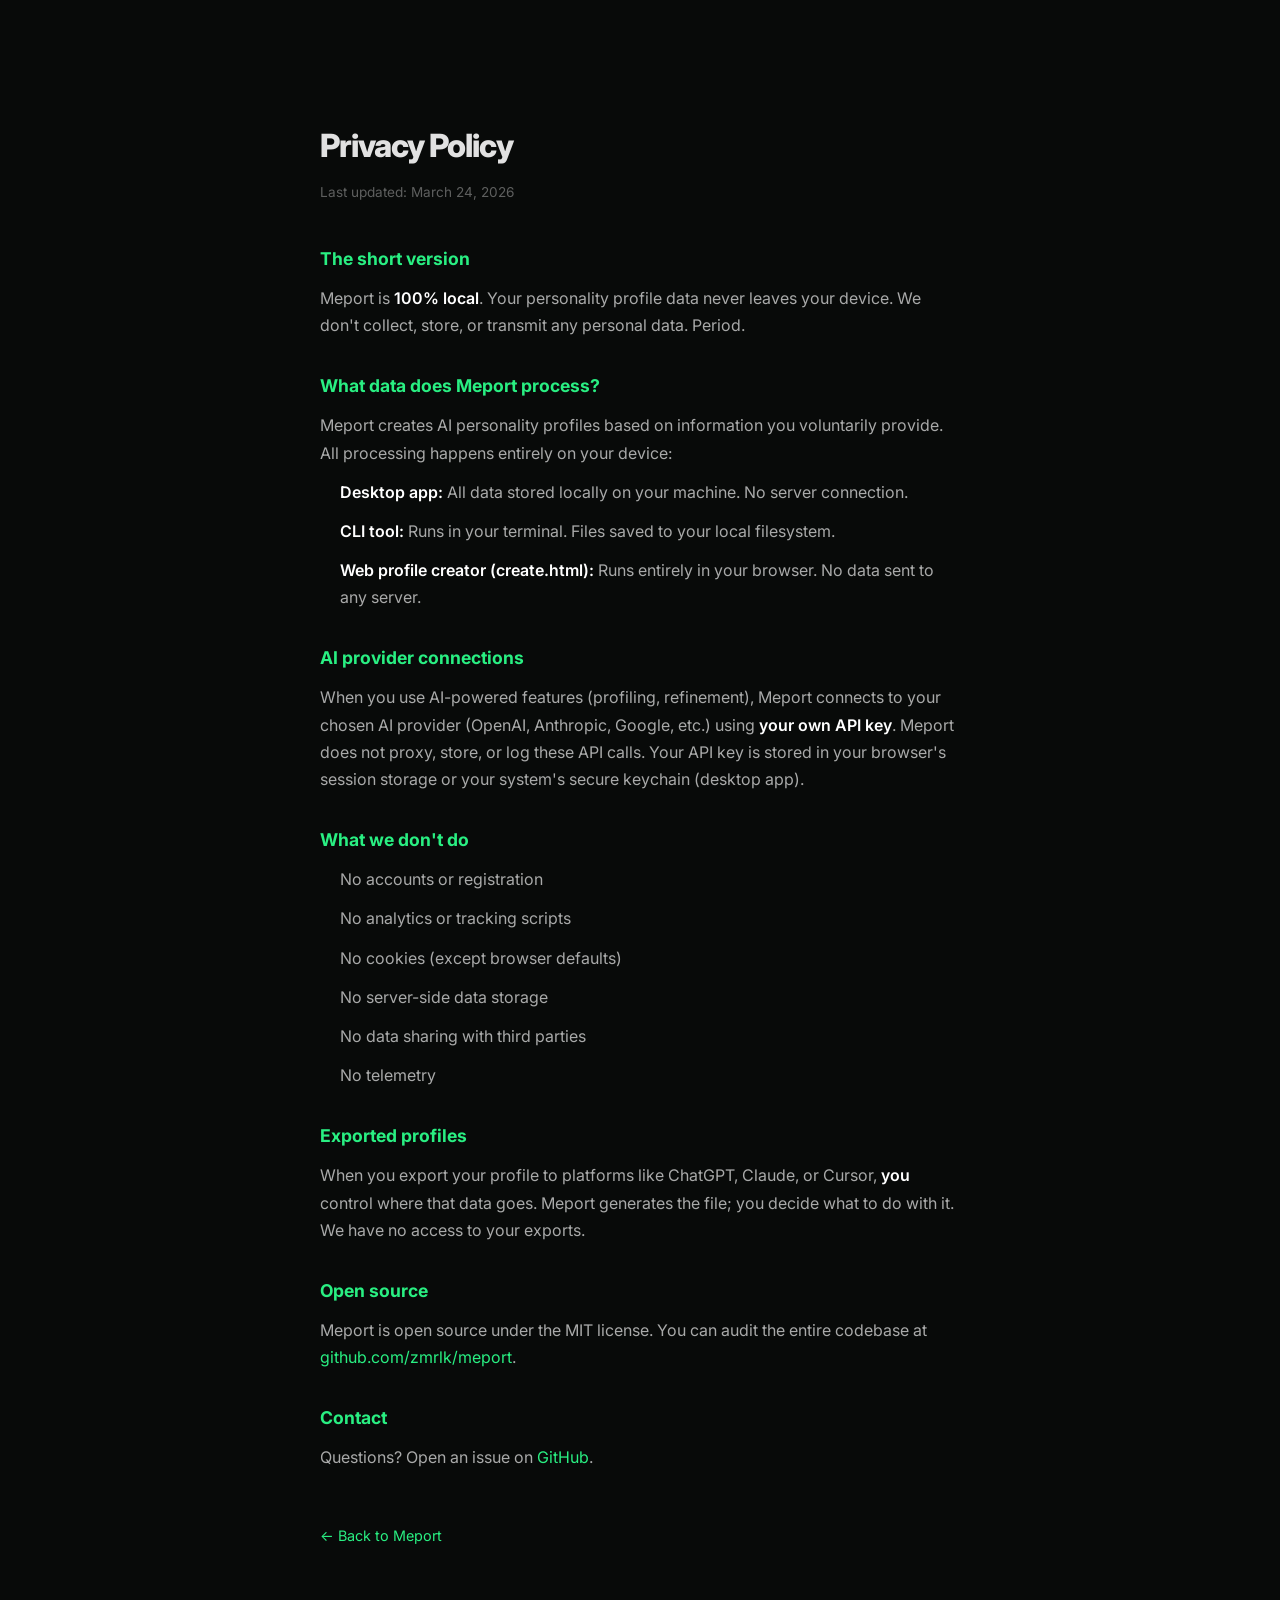
<file: privacy.html>
<!DOCTYPE html>
<html lang="en">
<head>
  <meta charset="UTF-8">
  <meta name="viewport" content="width=device-width, initial-scale=1.0">
  <title>Privacy Policy — Meport</title>
  <meta name="description" content="Meport privacy policy. 100% local, zero tracking, zero accounts. Your data never leaves your device.">
  <meta name="robots" content="index, follow">
  <link rel="canonical" href="https://meport.app/privacy.html">

  <meta property="og:type" content="website">
  <meta property="og:url" content="https://meport.app/privacy.html">
  <meta property="og:title" content="Privacy Policy — Meport">
  <meta property="og:description" content="Meport is 100% local. Zero tracking, zero accounts. Your data never leaves your device.">
  <meta property="og:image" content="https://meport.app/og-image.png">
  <meta property="og:site_name" content="Meport">

  <meta name="twitter:card" content="summary">
  <meta name="twitter:title" content="Privacy Policy — Meport">
  <meta name="twitter:description" content="100% local. Zero tracking. Your data never leaves your device.">

  <meta name="theme-color" content="#050507">
  <link rel="icon" type="image/png" href="meport-sygnet.png">
  <link rel="preconnect" href="https://fonts.googleapis.com">
  <link rel="preconnect" href="https://fonts.gstatic.com" crossorigin>
  <link href="https://fonts.googleapis.com/css2?family=Inter:wght@400;500;600;700&display=swap" rel="stylesheet">
  <link rel="stylesheet" href="style.css">
  <style>
    .legal { max-width: 680px; margin: 0 auto; padding: 120px 20px 80px; }
    .legal h1 { font-size: 2rem; font-weight: 800; letter-spacing: -.03em; margin-bottom: 8px; }
    .legal .updated { color: rgba(255,255,255,.35); font-size: .85rem; margin-bottom: 40px; }
    .legal h2 { font-size: 1.1rem; font-weight: 700; margin: 32px 0 12px; color: #29ef82; }
    .legal p, .legal li { color: rgba(255,255,255,.65); line-height: 1.7; margin-bottom: 12px; }
    .legal ul { padding-left: 20px; }
    .legal a { color: #29ef82; }
    .back { display: inline-block; margin-top: 40px; color: rgba(255,255,255,.4); text-decoration: none; font-size: .9rem; }
    .back:hover { color: #29ef82; }
  </style>
</head>
<body>
  <div class="legal">
    <h1>Privacy Policy</h1>
    <p class="updated">Last updated: March 24, 2026</p>

    <h2>The short version</h2>
    <p>Meport is <strong>100% local</strong>. Your personality profile data never leaves your device. We don't collect, store, or transmit any personal data. Period.</p>

    <h2>What data does Meport process?</h2>
    <p>Meport creates AI personality profiles based on information you voluntarily provide. All processing happens entirely on your device:</p>
    <ul>
      <li><strong>Desktop app:</strong> All data stored locally on your machine. No server connection.</li>
      <li><strong>CLI tool:</strong> Runs in your terminal. Files saved to your local filesystem.</li>
      <li><strong>Web profile creator (create.html):</strong> Runs entirely in your browser. No data sent to any server.</li>
    </ul>

    <h2>AI provider connections</h2>
    <p>When you use AI-powered features (profiling, refinement), Meport connects to your chosen AI provider (OpenAI, Anthropic, Google, etc.) using <strong>your own API key</strong>. Meport does not proxy, store, or log these API calls. Your API key is stored in your browser's session storage or your system's secure keychain (desktop app).</p>

    <h2>What we don't do</h2>
    <ul>
      <li>No accounts or registration</li>
      <li>No analytics or tracking scripts</li>
      <li>No cookies (except browser defaults)</li>
      <li>No server-side data storage</li>
      <li>No data sharing with third parties</li>
      <li>No telemetry</li>
    </ul>

    <h2>Exported profiles</h2>
    <p>When you export your profile to platforms like ChatGPT, Claude, or Cursor, <strong>you</strong> control where that data goes. Meport generates the file; you decide what to do with it. We have no access to your exports.</p>

    <h2>Open source</h2>
    <p>Meport is open source under the MIT license. You can audit the entire codebase at <a href="https://github.com/zmrlk/meport" target="_blank" rel="noopener">github.com/zmrlk/meport</a>.</p>

    <h2>Contact</h2>
    <p>Questions? Open an issue on <a href="https://github.com/zmrlk/meport/issues" target="_blank" rel="noopener">GitHub</a>.</p>

    <a href="/" class="back">← Back to Meport</a>
  </div>
</body>
</html>
</file>
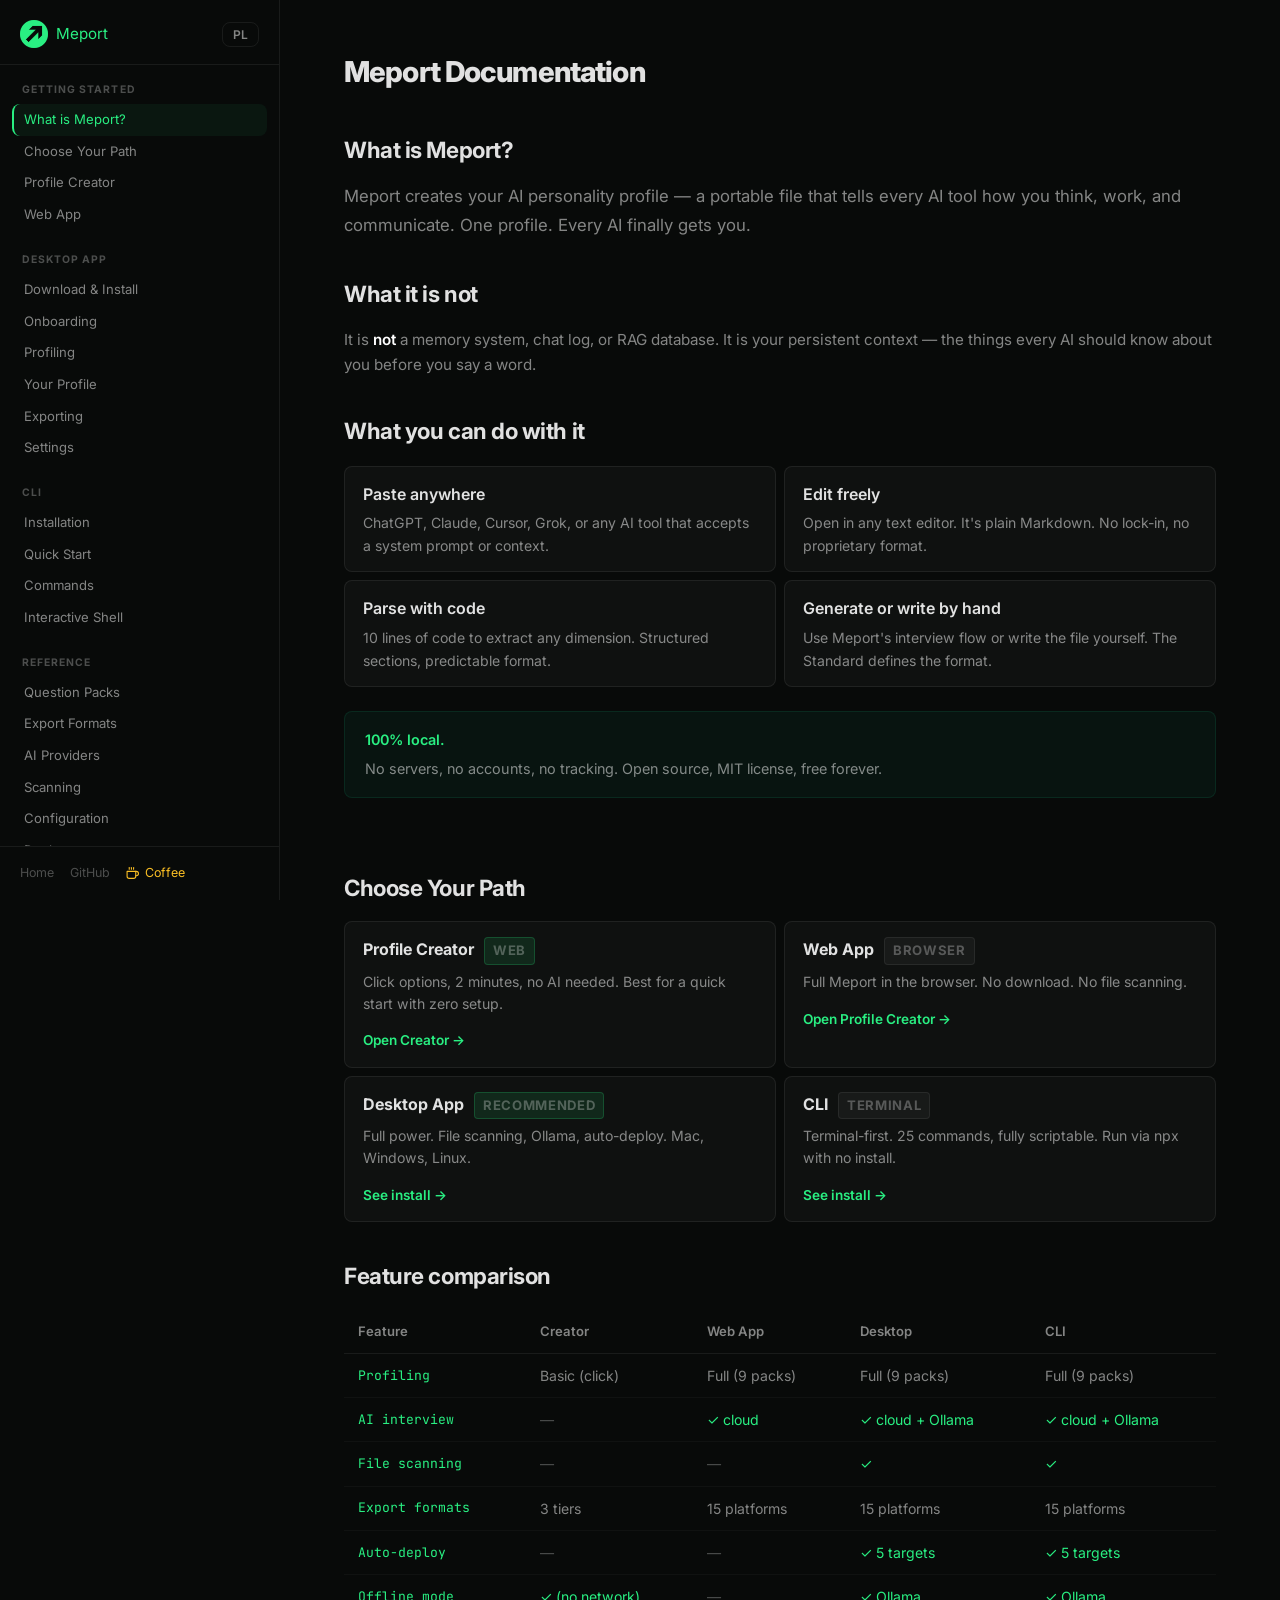
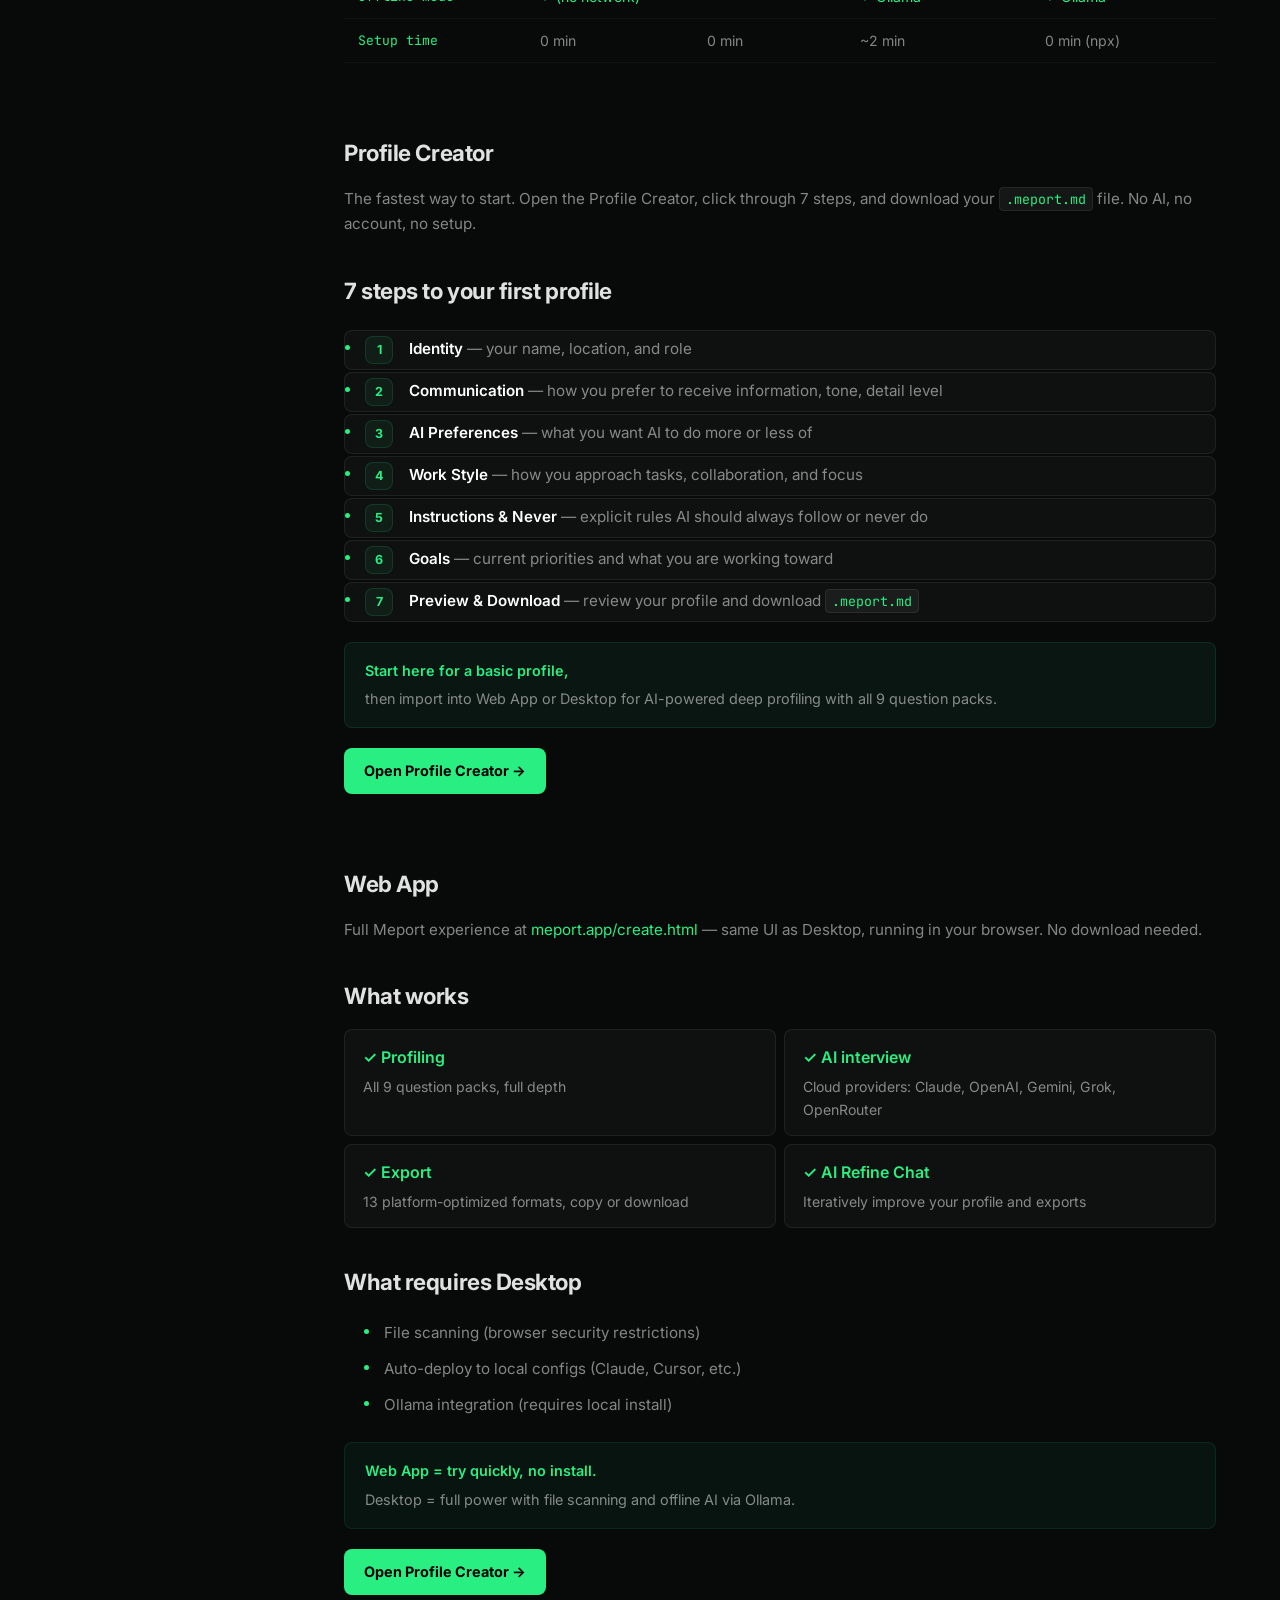
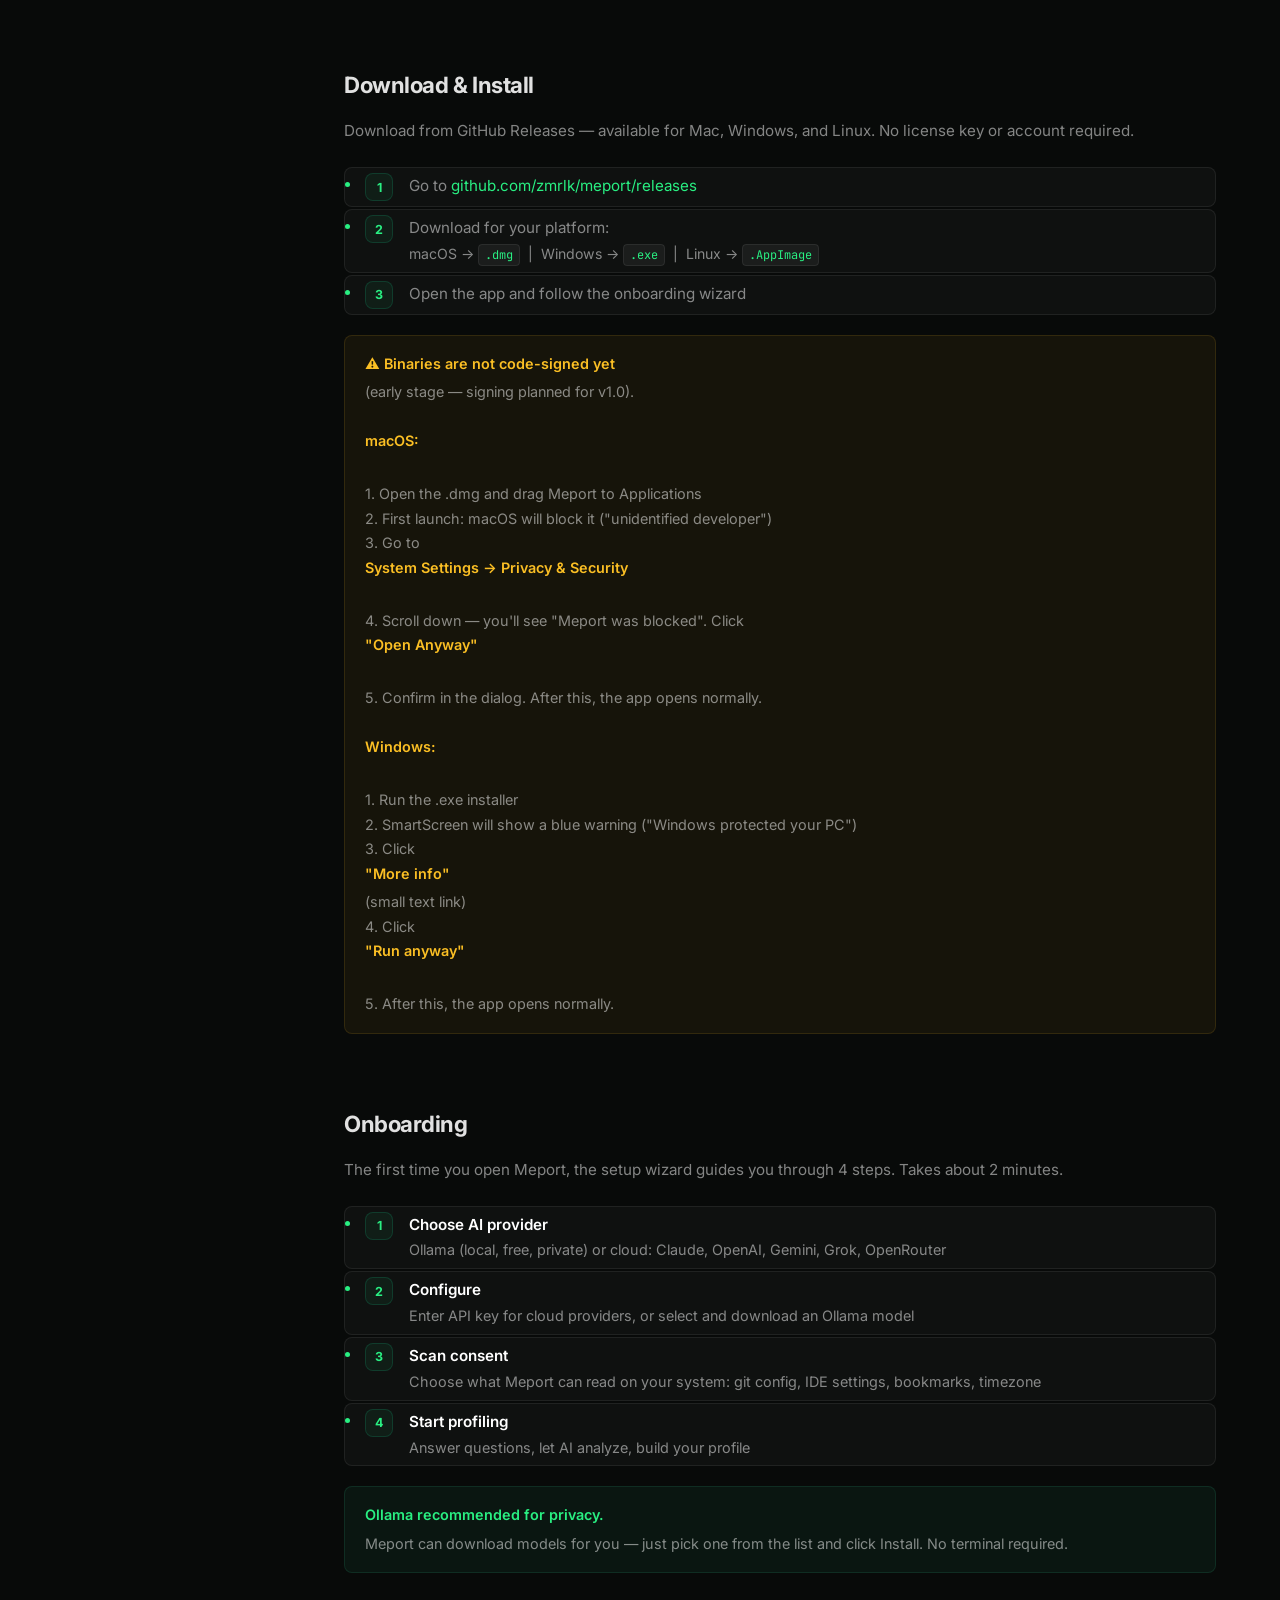
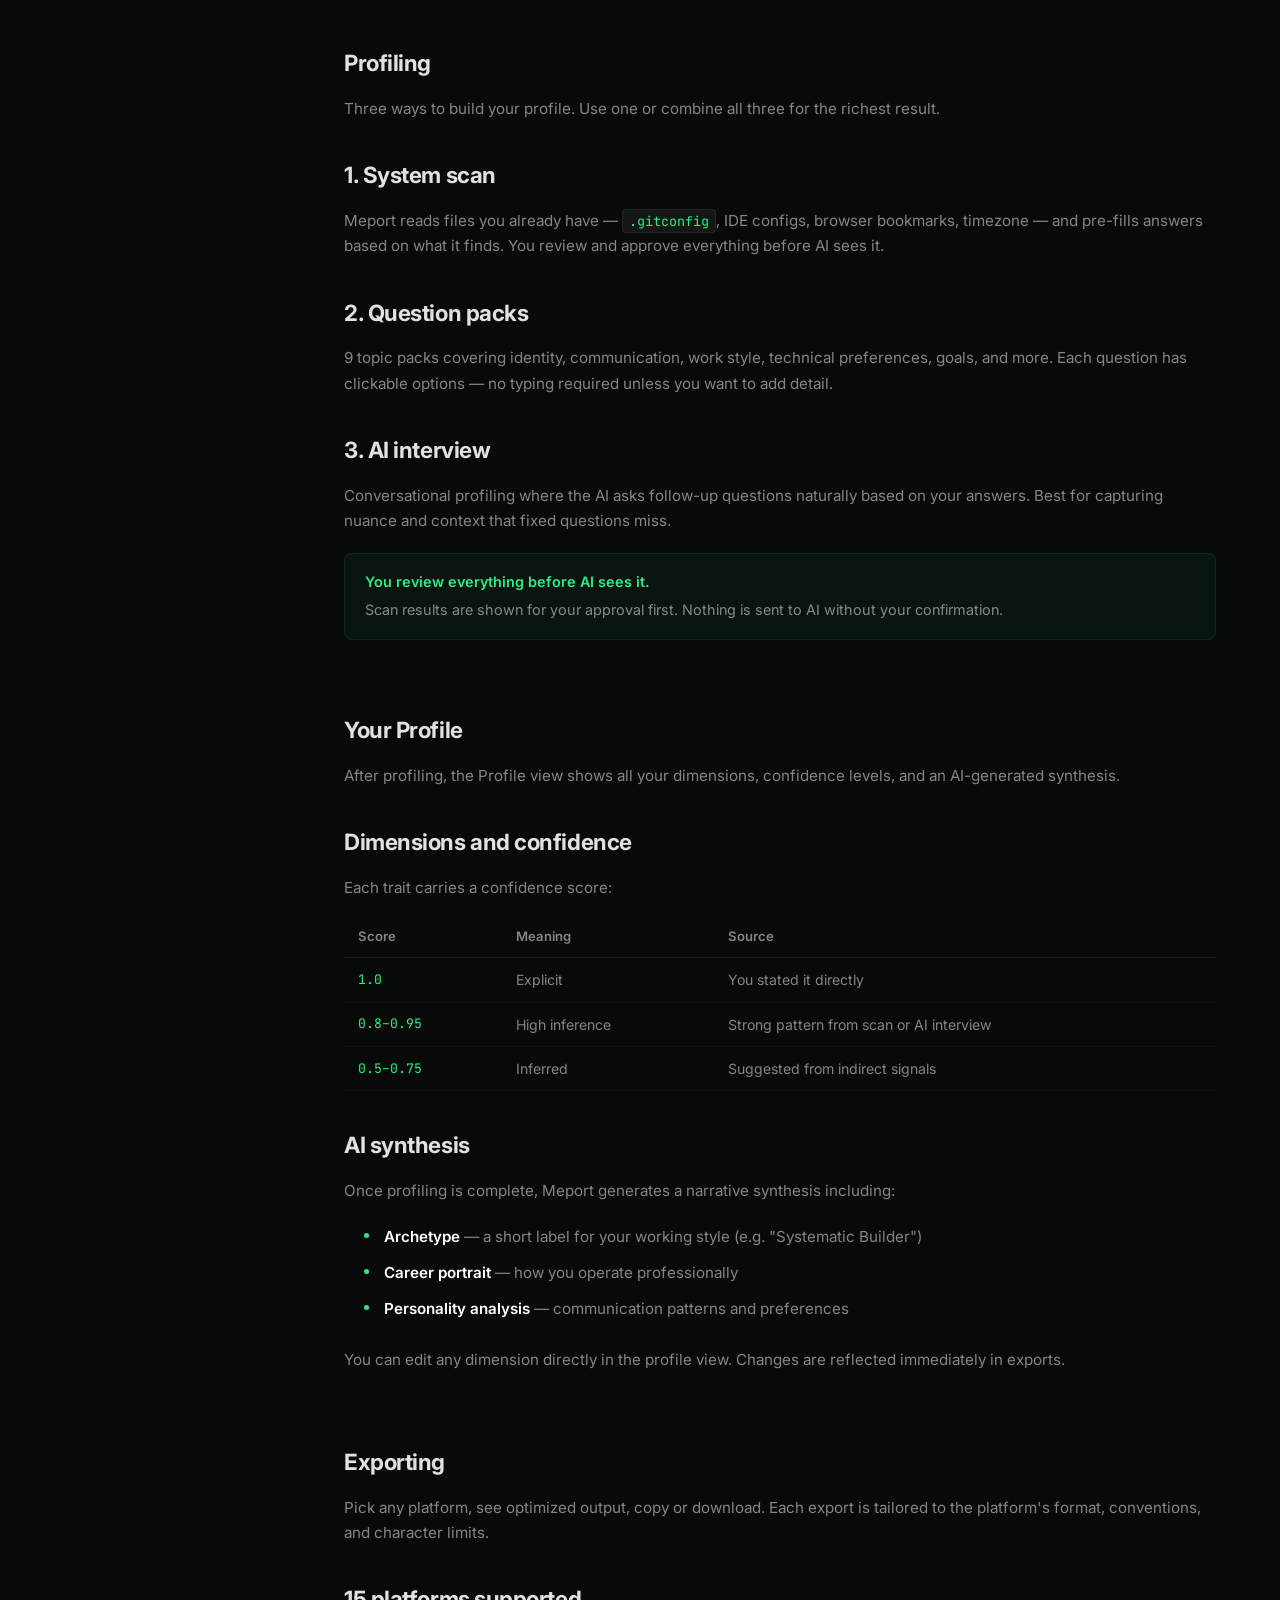
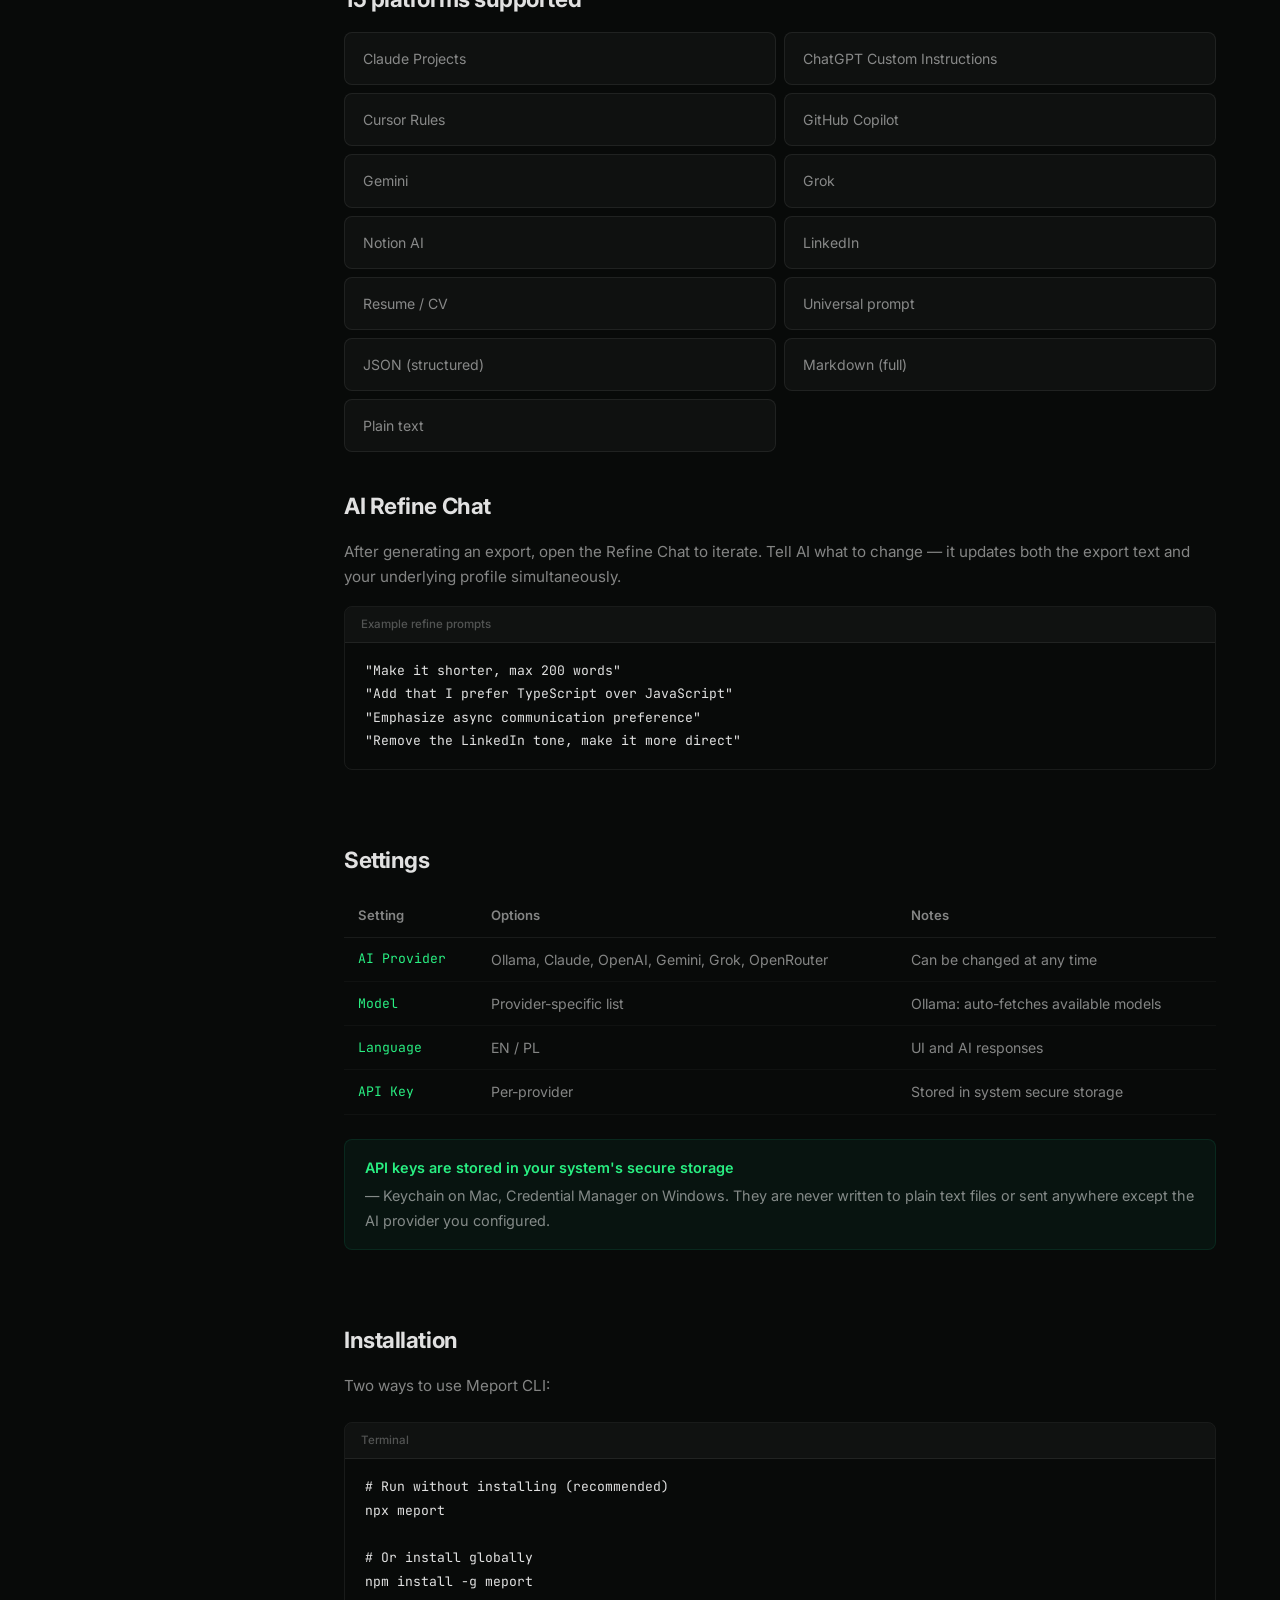
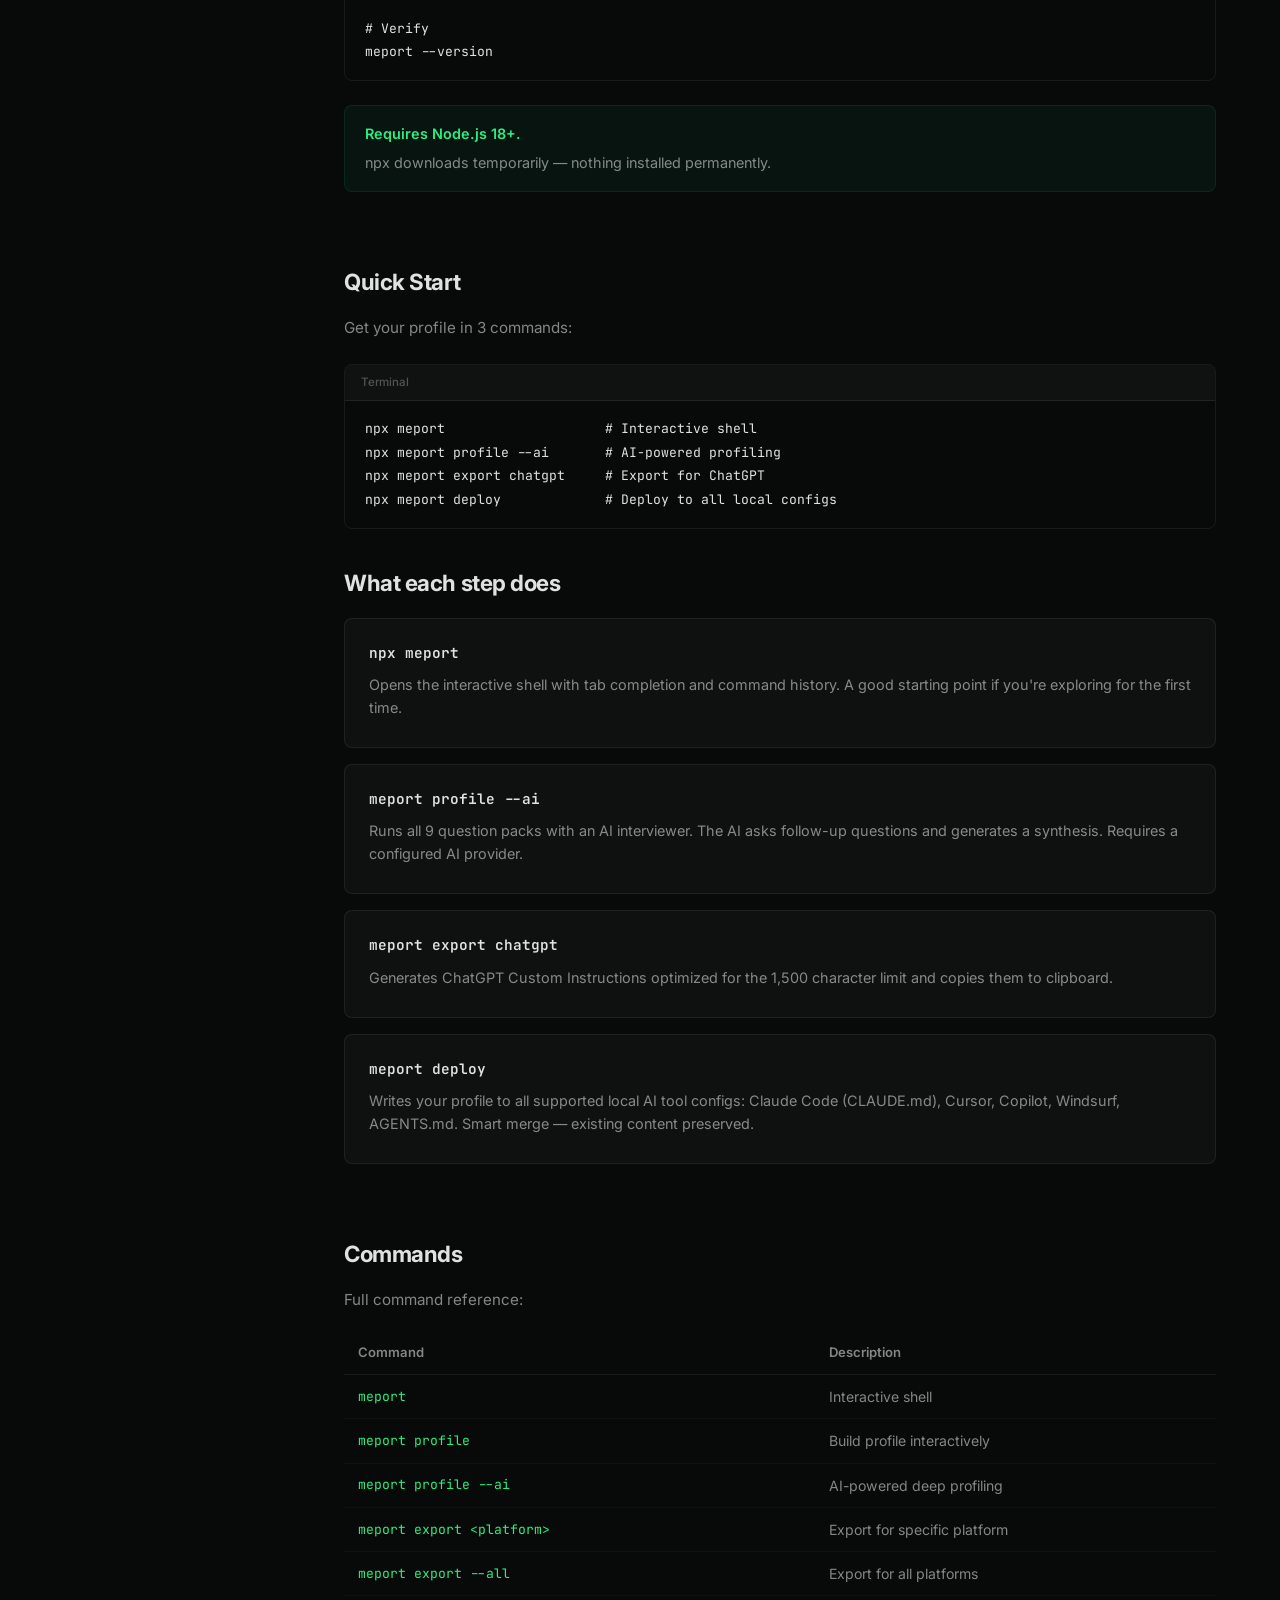
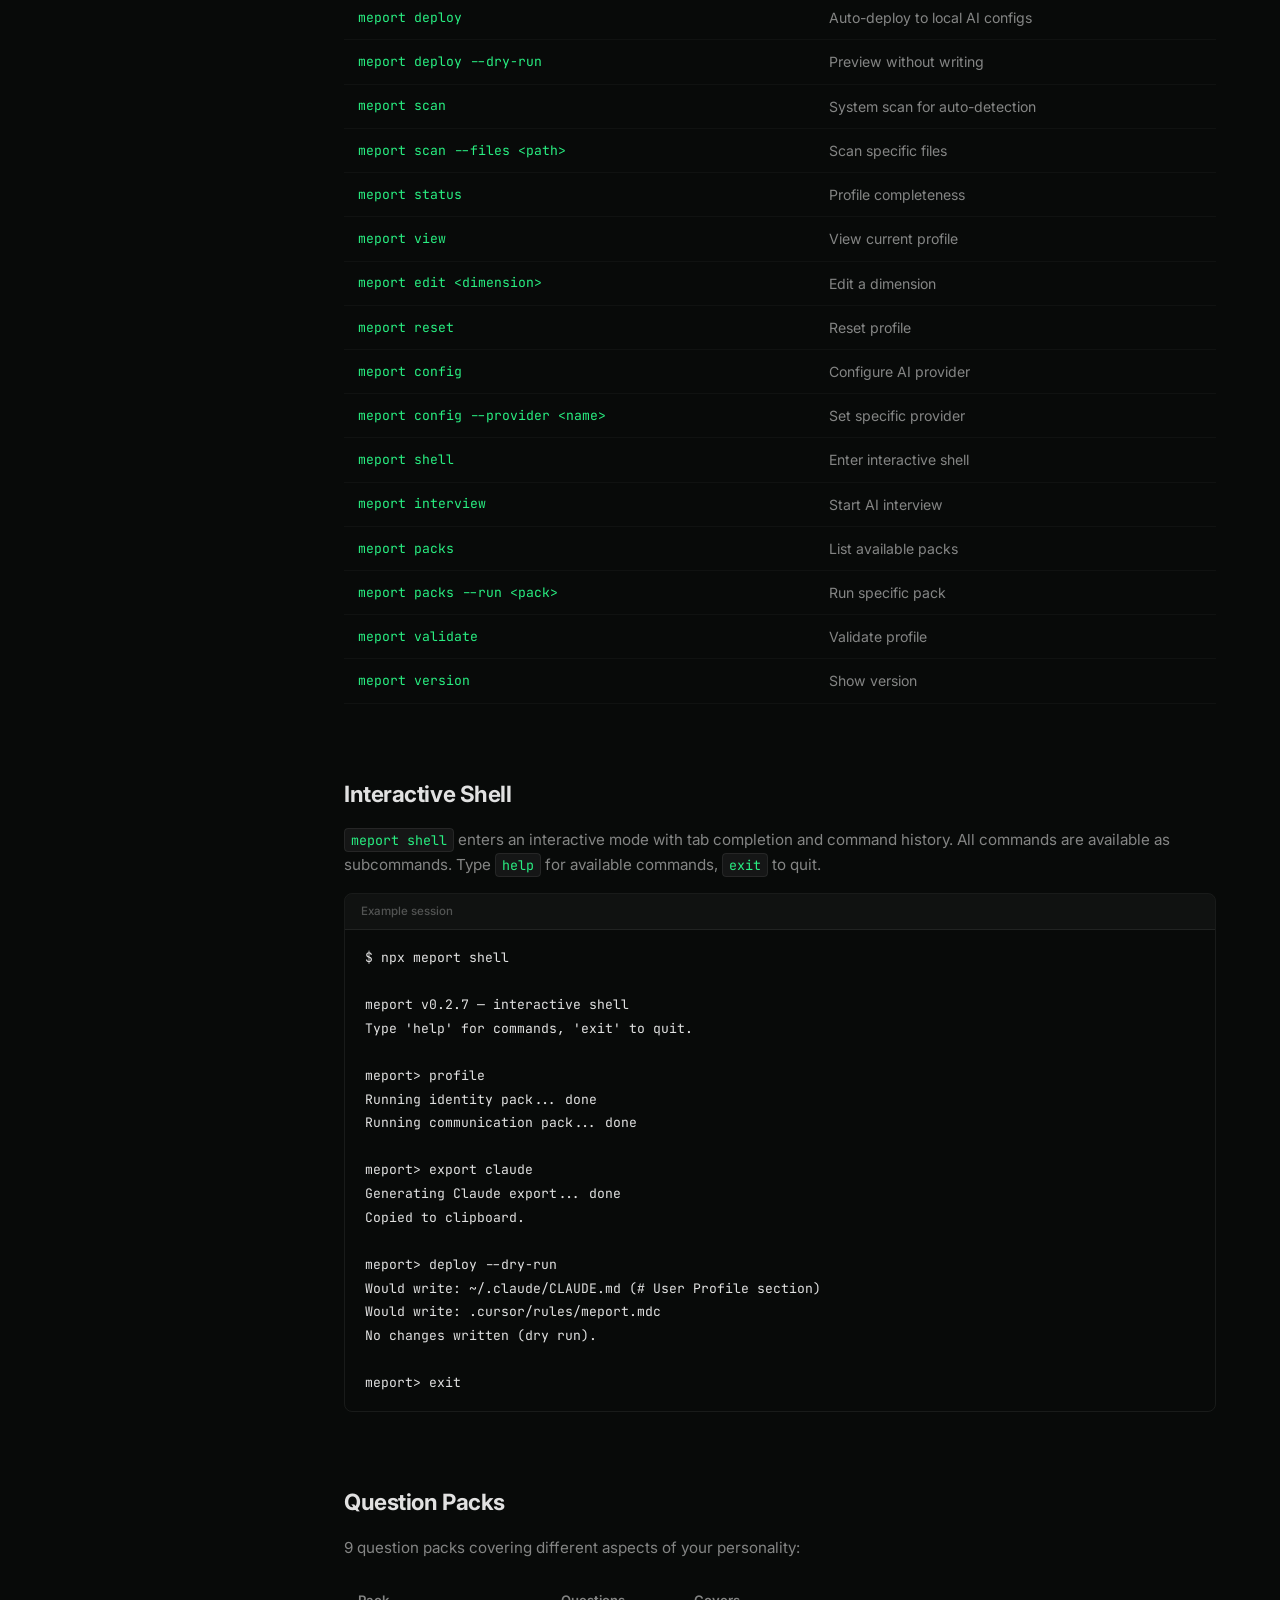
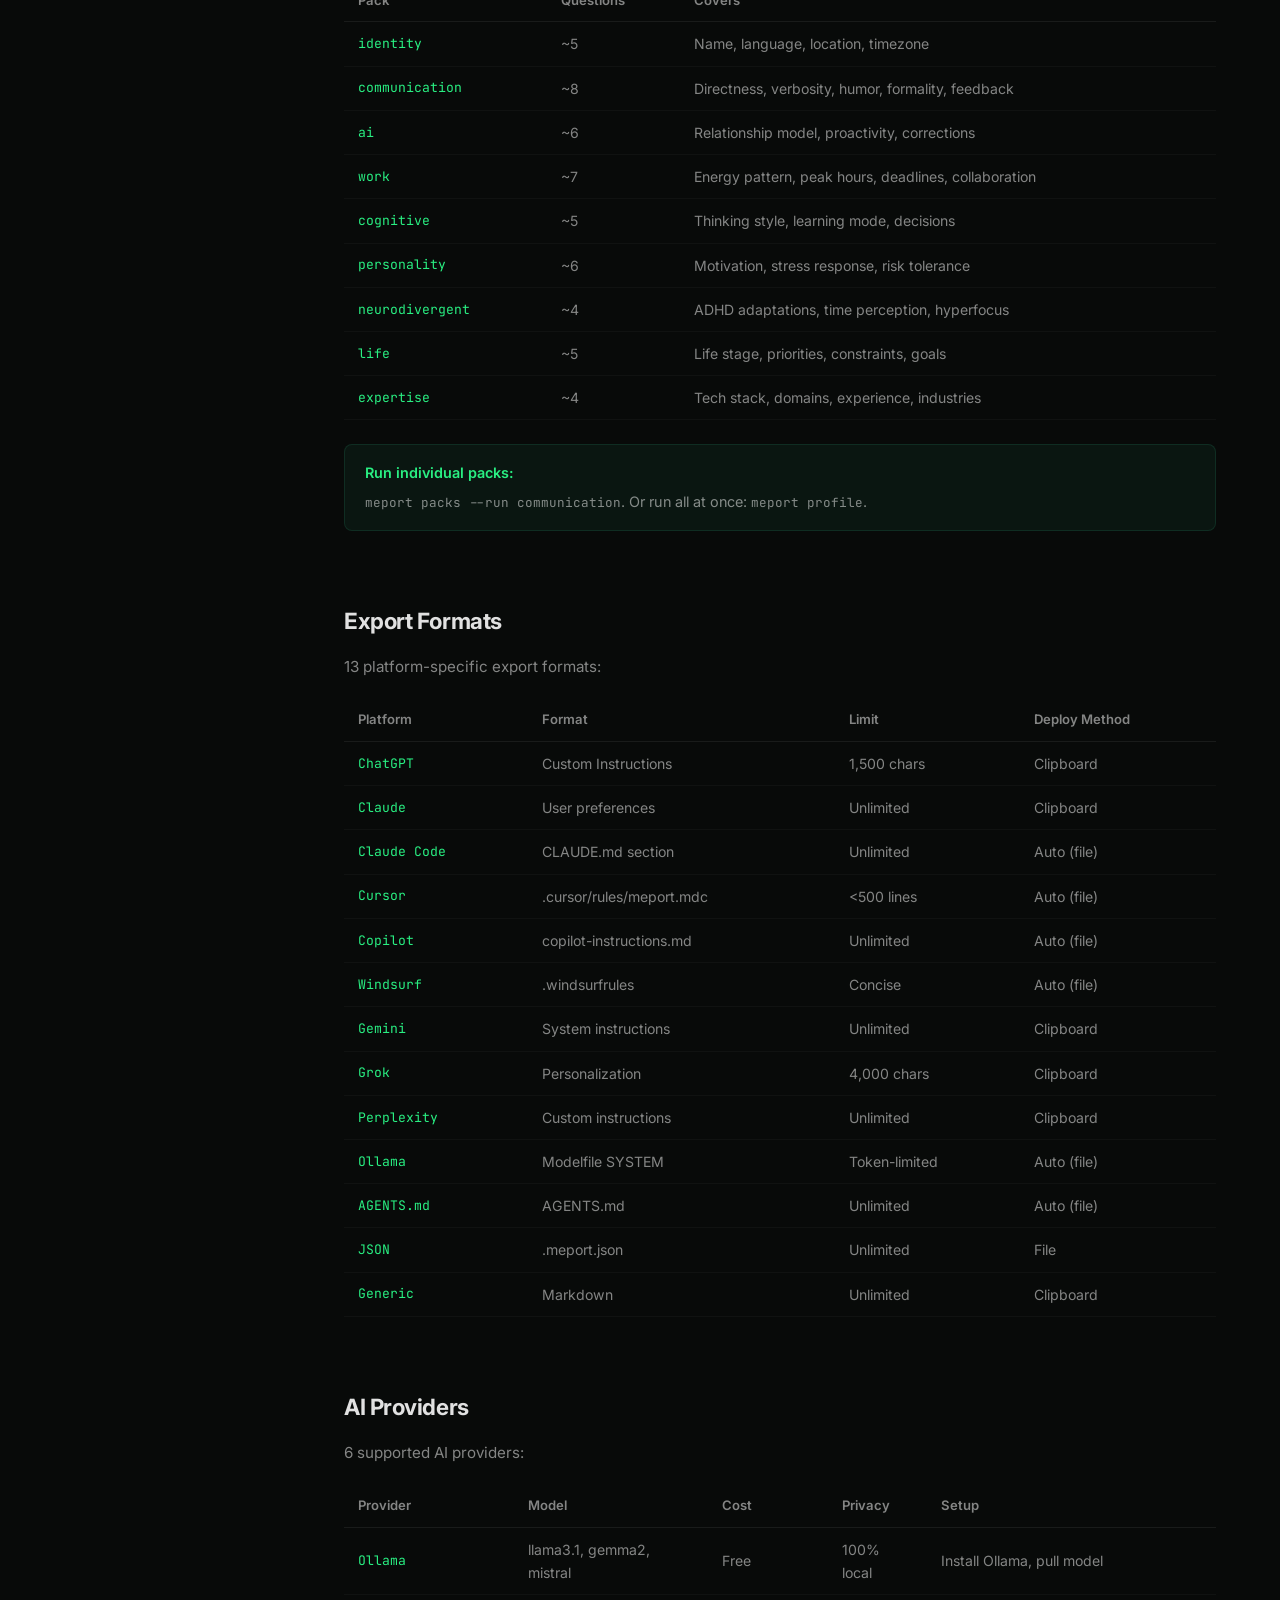
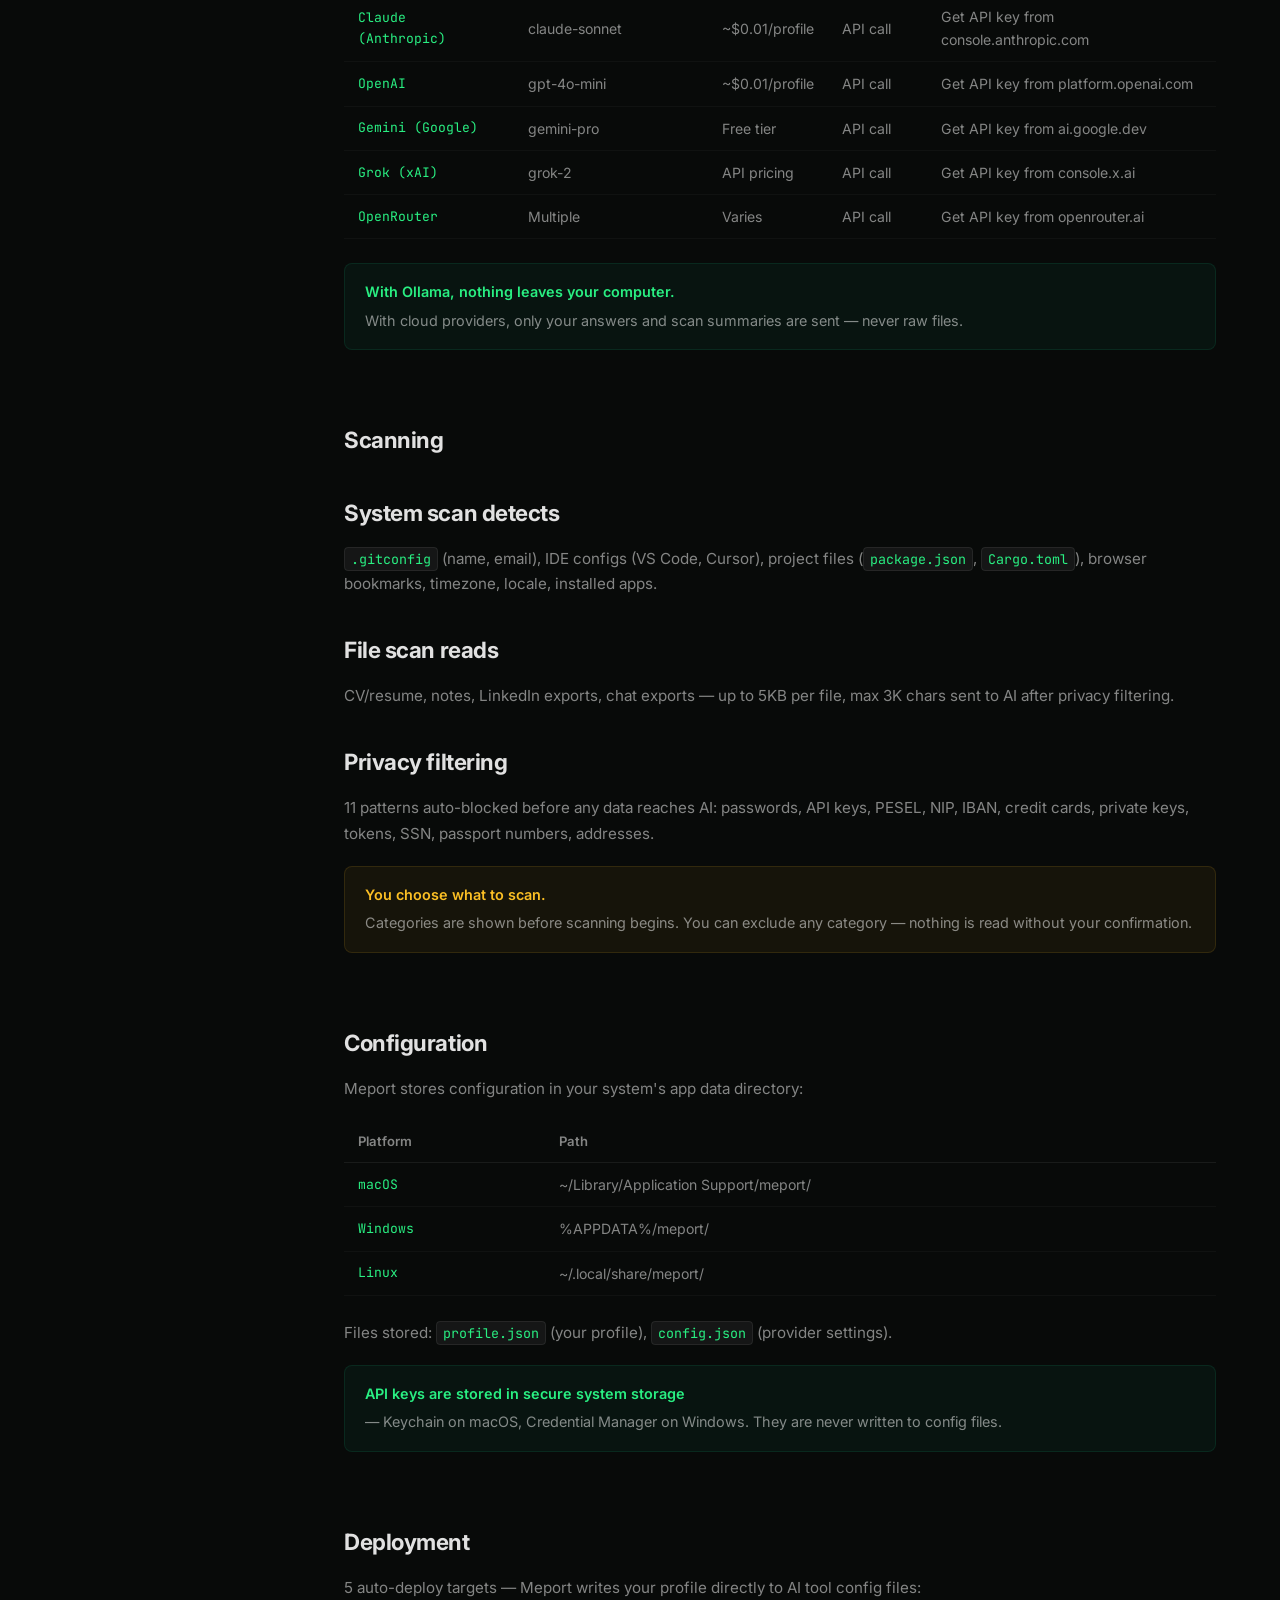
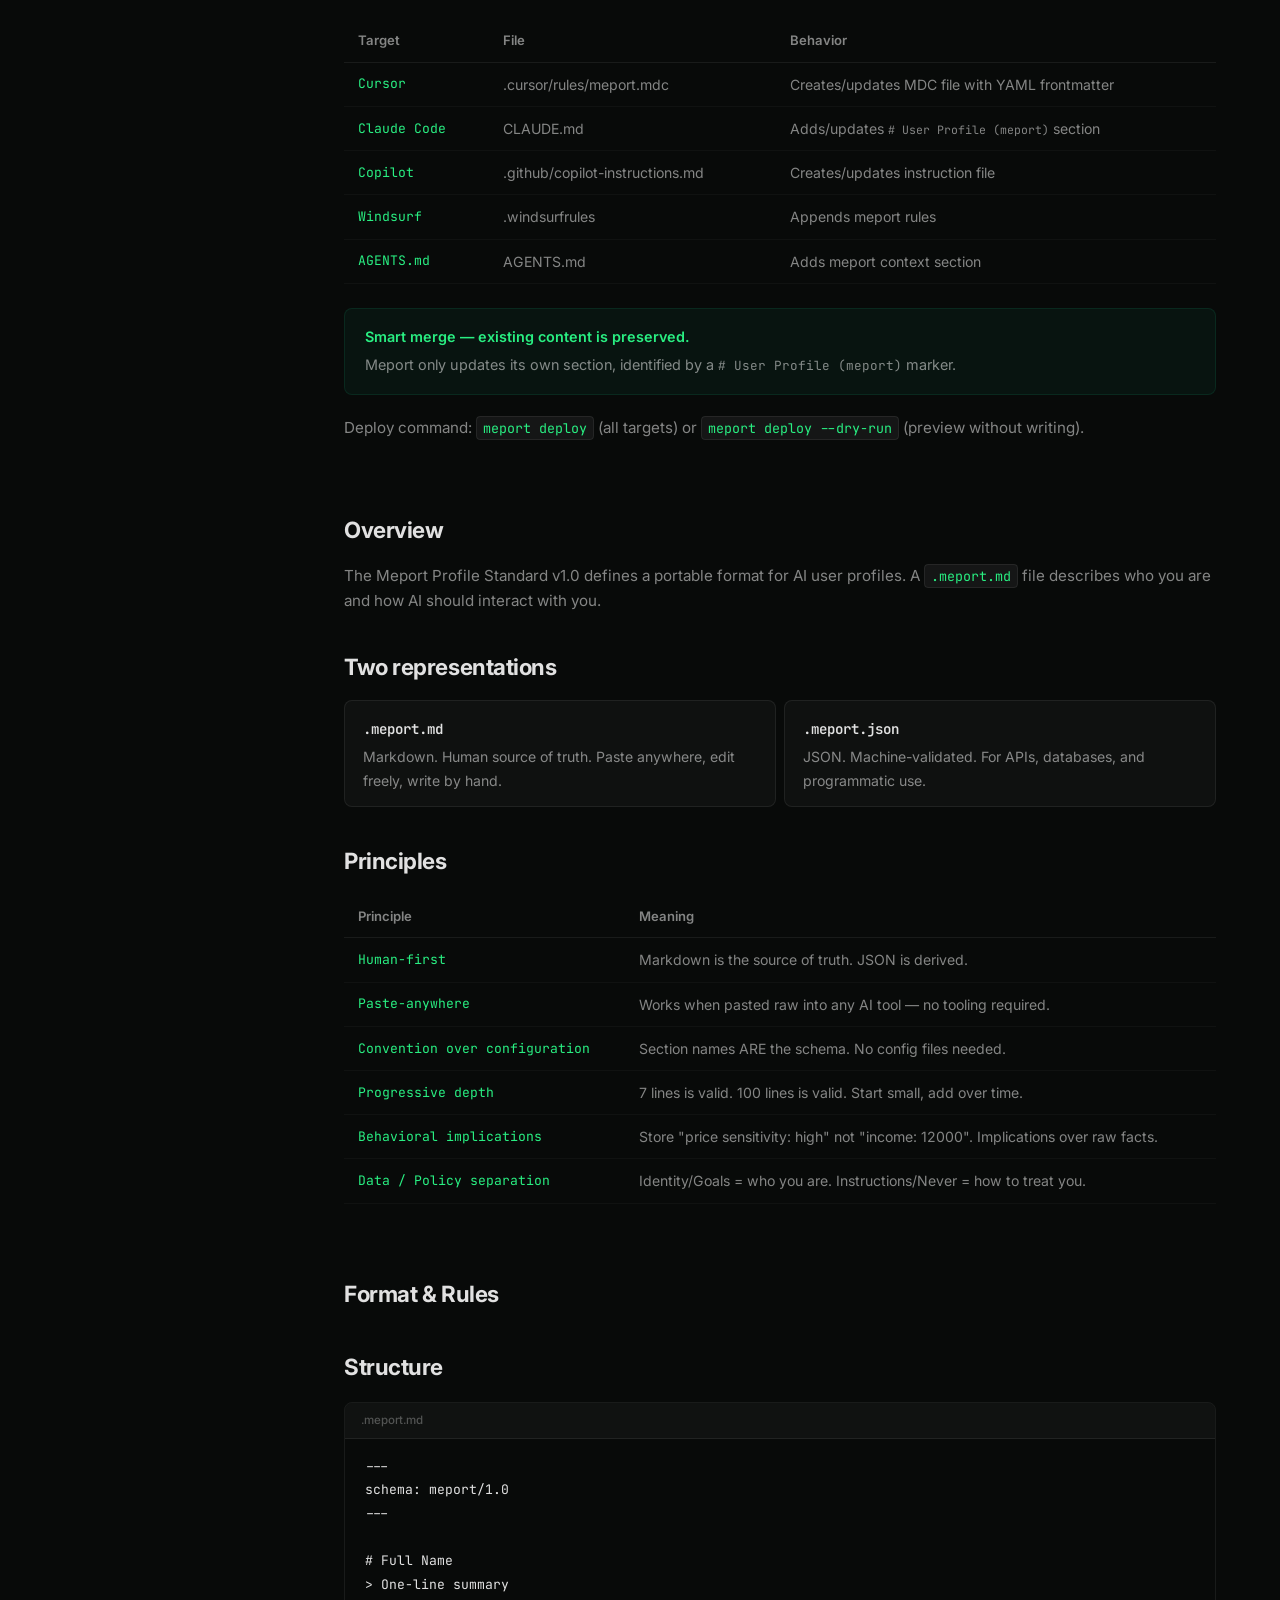
<file: standard.html>
<!DOCTYPE html>
<html lang="en">
<head>
  <meta charset="UTF-8">
  <title>Meport Standard — Open AI Profile Format</title>
  <meta name="description" content="The .meport.md standard — an open, portable format for AI personality profiles. Works with ChatGPT, Claude, Cursor, and 12 more platforms.">
  <meta name="robots" content="index, follow">
  <link rel="canonical" href="https://meport.app/docs.html#std-overview">

  <!-- OG -->
  <meta property="og:type" content="website">
  <meta property="og:url" content="https://meport.app/standard.html">
  <meta property="og:title" content="Meport Standard — Open AI Profile Format">
  <meta property="og:description" content="The .meport.md standard — an open, portable format for AI personality profiles.">
  <meta property="og:image" content="https://meport.app/og-image.png">
  <meta property="og:image:width" content="1200">
  <meta property="og:image:height" content="630">
  <meta property="og:site_name" content="Meport">

  <!-- Twitter -->
  <meta name="twitter:card" content="summary_large_image">
  <meta name="twitter:site" content="@meportapp">
  <meta name="twitter:creator" content="@kzamarlikk">
  <meta name="twitter:title" content="Meport Standard — Open AI Profile Format">
  <meta name="twitter:description" content="The .meport.md standard — an open, portable format for AI personality profiles.">
  <meta name="twitter:image" content="https://meport.app/og-image.png">

  <!-- JS redirect (instant) + meta refresh fallback -->
  <script>window.location.replace("docs.html#std-overview");</script>
  <meta http-equiv="refresh" content="0;url=docs.html#std-overview">
</head>
<body>
  <p>Redirecting to <a href="docs.html#std-overview">Meport Documentation — The Standard</a>...</p>
</body>
</html>
</file>
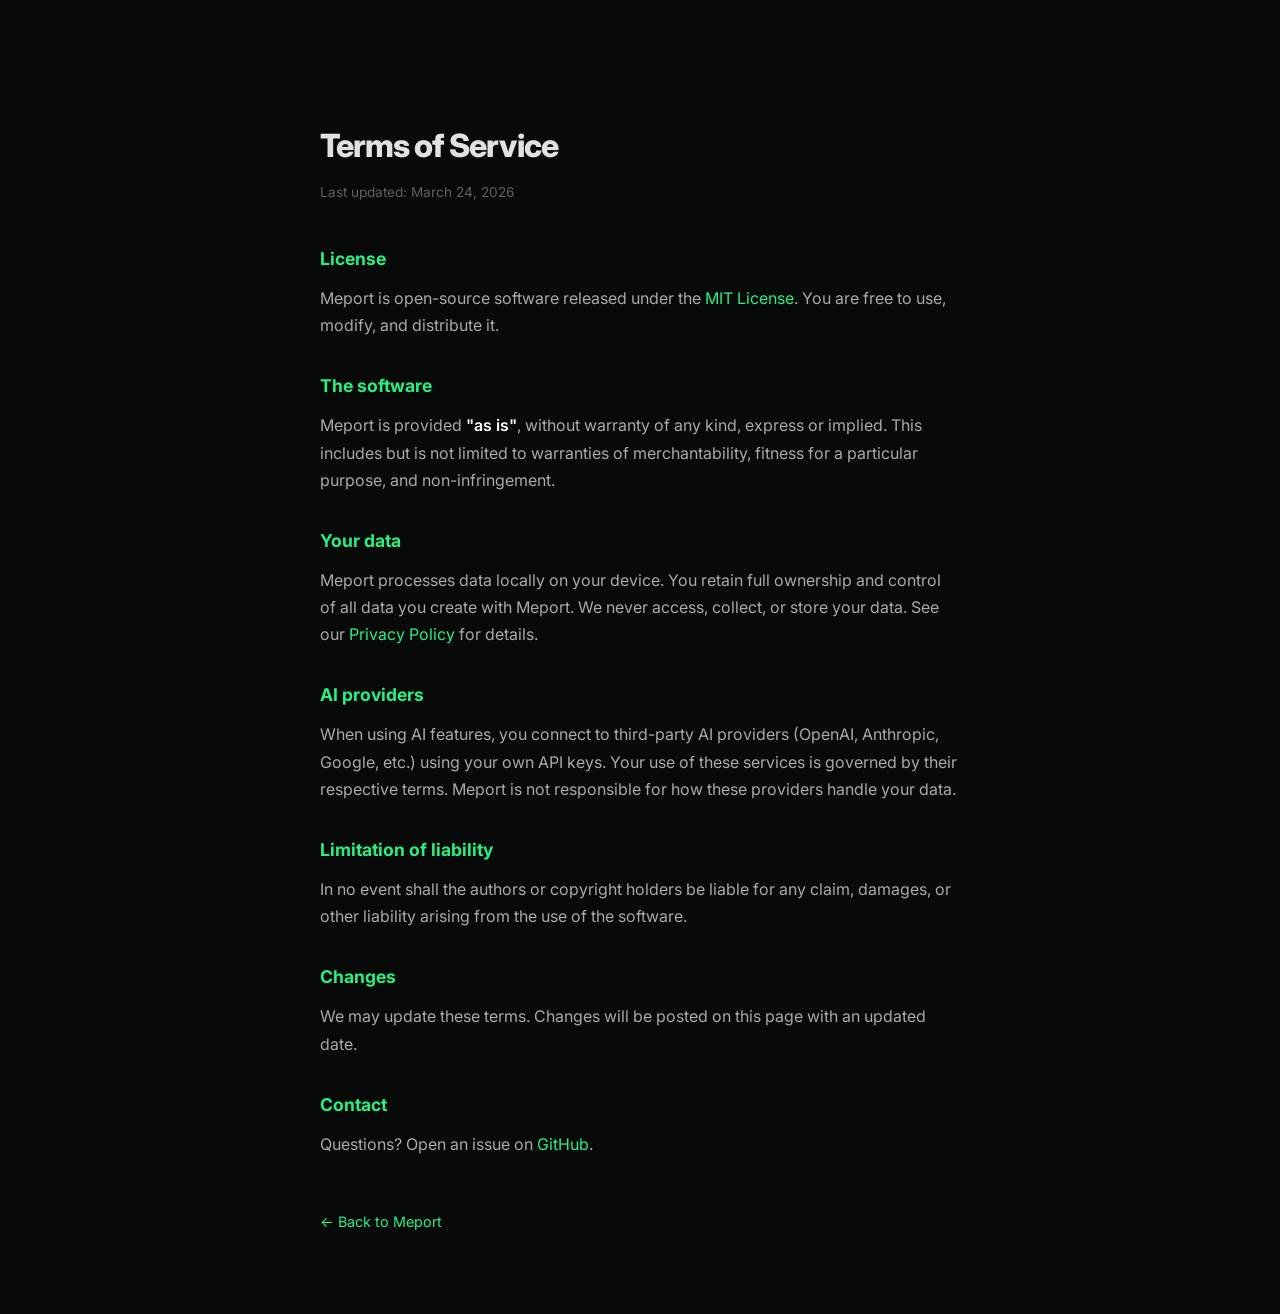
<file: terms.html>
<!DOCTYPE html>
<html lang="en">
<head>
  <meta charset="UTF-8">
  <meta name="viewport" content="width=device-width, initial-scale=1.0">
  <title>Terms of Service — Meport</title>
  <meta name="description" content="Meport terms of service. Open source, MIT license, free forever.">
  <meta name="robots" content="index, follow">
  <link rel="canonical" href="https://meport.app/terms.html">

  <meta property="og:type" content="website">
  <meta property="og:url" content="https://meport.app/terms.html">
  <meta property="og:title" content="Terms of Service — Meport">
  <meta property="og:description" content="Meport is open source under MIT license. Free forever.">
  <meta property="og:image" content="https://meport.app/og-image.png">
  <meta property="og:site_name" content="Meport">

  <meta name="twitter:card" content="summary">
  <meta name="twitter:title" content="Terms of Service — Meport">
  <meta name="twitter:description" content="Open source, MIT license, free forever.">

  <meta name="theme-color" content="#050507">
  <link rel="icon" type="image/png" href="meport-sygnet.png">
  <link rel="preconnect" href="https://fonts.googleapis.com">
  <link rel="preconnect" href="https://fonts.gstatic.com" crossorigin>
  <link href="https://fonts.googleapis.com/css2?family=Inter:wght@400;500;600;700&display=swap" rel="stylesheet">
  <link rel="stylesheet" href="style.css">
  <style>
    .legal { max-width: 680px; margin: 0 auto; padding: 120px 20px 80px; }
    .legal h1 { font-size: 2rem; font-weight: 800; letter-spacing: -.03em; margin-bottom: 8px; }
    .legal .updated { color: rgba(255,255,255,.35); font-size: .85rem; margin-bottom: 40px; }
    .legal h2 { font-size: 1.1rem; font-weight: 700; margin: 32px 0 12px; color: #29ef82; }
    .legal p, .legal li { color: rgba(255,255,255,.65); line-height: 1.7; margin-bottom: 12px; }
    .legal ul { padding-left: 20px; }
    .legal a { color: #29ef82; }
    .back { display: inline-block; margin-top: 40px; color: rgba(255,255,255,.4); text-decoration: none; font-size: .9rem; }
    .back:hover { color: #29ef82; }
  </style>
</head>
<body>
  <div class="legal">
    <h1>Terms of Service</h1>
    <p class="updated">Last updated: March 24, 2026</p>

    <h2>License</h2>
    <p>Meport is open-source software released under the <a href="https://github.com/zmrlk/meport/blob/main/LICENSE" target="_blank" rel="noopener">MIT License</a>. You are free to use, modify, and distribute it.</p>

    <h2>The software</h2>
    <p>Meport is provided <strong>"as is"</strong>, without warranty of any kind, express or implied. This includes but is not limited to warranties of merchantability, fitness for a particular purpose, and non-infringement.</p>

    <h2>Your data</h2>
    <p>Meport processes data locally on your device. You retain full ownership and control of all data you create with Meport. We never access, collect, or store your data. See our <a href="privacy.html">Privacy Policy</a> for details.</p>

    <h2>AI providers</h2>
    <p>When using AI features, you connect to third-party AI providers (OpenAI, Anthropic, Google, etc.) using your own API keys. Your use of these services is governed by their respective terms. Meport is not responsible for how these providers handle your data.</p>

    <h2>Limitation of liability</h2>
    <p>In no event shall the authors or copyright holders be liable for any claim, damages, or other liability arising from the use of the software.</p>

    <h2>Changes</h2>
    <p>We may update these terms. Changes will be posted on this page with an updated date.</p>

    <h2>Contact</h2>
    <p>Questions? Open an issue on <a href="https://github.com/zmrlk/meport/issues" target="_blank" rel="noopener">GitHub</a>.</p>

    <a href="/" class="back">← Back to Meport</a>
  </div>
</body>
</html>
</file>
<file: style.css>
/* ═══════════════════════════════════════════
   MEPORT — meport.app
   Immersive. Flowing. Magical.
   ═══════════════════════════════════════════ */

/* ── TOKENS ── */
:root{
  --bg:#080a09;--bg2:#0c0e0d;
  --card:rgba(255,255,255,.025);--card-h:rgba(255,255,255,.05);
  --border:rgba(255,255,255,.07);--border-h:rgba(255,255,255,.14);
  --text:rgba(255,255,255,.88);--t2:rgba(255,255,255,.5);--t3:rgba(255,255,255,.28);
  --white:#fff;
  --accent:#29ef82;--accent2:#22d474;--accent3:#1aba66;
  --glow:rgba(41,239,130,.10);
  --green:#29ef82;--red:#f87171;--yellow:#fbbf24;
  --grad:linear-gradient(135deg,#29ef82,#22d4a8,#1ec9c9);
  --font:'Inter',-apple-system,BlinkMacSystemFont,'Segoe UI',sans-serif;
  --mono:'JetBrains Mono','SF Mono','Fira Code',monospace;
  --max:1100px;--r:14px;--rs:10px;
  --ease:cubic-bezier(.16,1,.3,1);
}

/* ── RESET ── */
*,*::before,*::after{box-sizing:border-box;margin:0;padding:0}
html{scroll-behavior:smooth;-webkit-font-smoothing:antialiased}
body{font-family:var(--font);background:var(--bg);color:var(--text);line-height:1.65;overflow-x:hidden;font-size:16px}
a{color:var(--accent);text-decoration:none;transition:color .2s}
a:hover{color:var(--white)}
ul{list-style:none}
img{max-width:100%;display:block}
strong{color:var(--white);font-weight:600}
em{font-style:normal;background:var(--grad);-webkit-background-clip:text;-webkit-text-fill-color:transparent;background-clip:text}
.grad{background:var(--grad);-webkit-background-clip:text;-webkit-text-fill-color:transparent;background-clip:text}

/* ── LAYOUT ── */
.container{max-width:var(--max);margin:0 auto;padding:0 28px}

/* ── REVEALS ── */
.reveal{opacity:0;transform:translateY(28px);transition:opacity .7s var(--ease),transform .7s var(--ease)}
.reveal.visible{opacity:1;transform:none}
.r1{transition-delay:.08s}.r2{transition-delay:.16s}.r3{transition-delay:.24s}.r4{transition-delay:.32s}

/* ── TYPOGRAPHY ── */
.eyebrow{font-size:.75rem;font-weight:600;letter-spacing:.14em;text-transform:uppercase;color:var(--accent);margin-bottom:12px;text-align:center}
.h2{font-size:clamp(1.8rem,4.5vw,2.8rem);font-weight:800;letter-spacing:-.04em;line-height:1.15;text-align:center;margin-bottom:12px}
.sub{text-align:center;color:var(--t2);font-size:1.05rem;max-width:480px;margin:0 auto 40px}

/* ── NAV ── */
.nav{position:fixed;top:0;left:0;right:0;z-index:200;padding:16px 0;transition:all .3s var(--ease)}
.nav.scrolled{background:rgba(5,5,7,.7);backdrop-filter:blur(20px) saturate(1.4);border-bottom:1px solid var(--border);padding:12px 0}
.nav-inner{max-width:var(--max);margin:0 auto;padding:0 28px;display:flex;align-items:center;justify-content:space-between}
.nav-logo{display:flex;align-items:center;text-decoration:none}
.nav-logo-img{height:24px;opacity:.9;transition:opacity .2s}
.nav-logo:hover .nav-logo-img{opacity:1}
.nav-links{display:flex;align-items:center;gap:26px}
.nav-links a{color:var(--t2);font-size:.85rem;font-weight:500;transition:color .2s}
.nav-links a:hover{color:var(--white)}
.lang-switch{background:none;border:1px solid var(--border);border-radius:var(--rs);padding:4px 11px;display:flex;align-items:center;gap:4px;cursor:pointer;font-family:var(--font);font-size:.78rem;color:var(--t3);transition:border-color .2s}
.lang-switch:hover{border-color:var(--border-h)}
.lang-sep{color:var(--t3)}.lang-option{cursor:pointer;transition:color .2s;color:var(--t3)}.lang-option.active{color:var(--white);font-weight:600}
.btn-nav{padding:7px 16px;border-radius:var(--rs);font-weight:600;font-size:.82rem;background:rgba(255,255,255,.06);border:1px solid var(--border);color:var(--text);transition:all .2s}
.btn-nav:hover{background:rgba(255,255,255,.1);border-color:var(--border-h);color:var(--white)}
.nav-toggle{display:none;flex-direction:column;gap:5px;background:none;border:none;cursor:pointer;padding:4px}
.nav-toggle span{width:20px;height:1.5px;background:var(--text);border-radius:2px;transition:all .25s var(--ease)}
.nav-toggle.active span:nth-child(1){transform:translateY(6.5px) rotate(45deg)}
.nav-toggle.active span:nth-child(2){opacity:0}
.nav-toggle.active span:nth-child(3){transform:translateY(-6.5px) rotate(-45deg)}

/* ── BUTTONS ── */
.btn{display:inline-flex;align-items:center;justify-content:center;gap:8px;padding:12px 26px;border-radius:var(--r);font-weight:600;font-size:.9rem;cursor:pointer;transition:all .25s var(--ease);border:1.5px solid transparent;text-decoration:none;position:relative}
.btn-primary{background:var(--accent2);color:#fff;border-color:var(--accent2);box-shadow:0 0 20px var(--glow)}
.btn-primary:hover{background:var(--accent3);box-shadow:0 0 32px rgba(41,239,130,.18);color:#fff;transform:translateY(-1px)}
.btn-outline{background:transparent;color:var(--text);border-color:var(--border)}
.btn-outline:hover{border-color:var(--accent);color:var(--accent)}

/* ── CLI COPY ── */
.cli-copy{display:inline-flex;align-items:center;gap:12px;background:var(--card);border:1px solid var(--border);border-radius:var(--r);padding:12px 20px;cursor:pointer;transition:all .25s var(--ease);position:relative;color:var(--t3)}
.cli-copy:hover{border-color:var(--accent);background:rgba(41,239,130,.05);color:var(--accent)}
.cli-copy code{font-family:var(--mono);font-size:.88rem;color:var(--green)}
.cli-copy.lg{padding:14px 24px}.cli-copy.lg code{font-size:1rem}
.cli-copy.copied code{color:var(--green)}
.cli-copy.copied::after{content:'Copied!';position:absolute;top:-28px;left:50%;transform:translateX(-50%);font-size:.7rem;font-weight:600;color:var(--green);background:var(--bg2);padding:3px 10px;border-radius:6px;border:1px solid var(--border);animation:pop .3s var(--ease);pointer-events:none}
@keyframes pop{from{opacity:0;transform:translateX(-50%) translateY(4px)}to{opacity:1;transform:translateX(-50%)}}

/* ═══════════════ HERO ═══════════════ */
.hero{position:relative;padding:120px 0 40px;overflow:hidden}
.hero-ambient{position:absolute;top:-300px;left:50%;transform:translateX(-50%);width:1000px;height:1000px;background:radial-gradient(circle,rgba(41,239,130,.06) 0%,rgba(45,212,191,.025) 30%,transparent 60%);pointer-events:none;z-index:0}

/* ── GLASS MIXIN ── */
.glass{background:rgba(255,255,255,.022);border:1px solid rgba(255,255,255,.06);backdrop-filter:blur(24px) saturate(1.15);border-radius:16px;box-shadow:0 20px 60px rgba(0,0,0,.3),inset 0 1px 0 rgba(255,255,255,.04)}

/* ── HERO CONTENT ── */
.hero-content{position:relative;z-index:1;text-align:center;margin-bottom:48px}
.hero-h1{font-size:clamp(2.6rem,6.5vw,4.6rem);font-weight:900;line-height:1.06;letter-spacing:-.05em;margin-bottom:20px}
.hero-p{font-size:clamp(.92rem,1.6vw,1.08rem);color:var(--t2);max-width:480px;margin:0 auto 32px;line-height:1.7}
.hero-cta{display:flex;align-items:center;justify-content:center;gap:12px;flex-wrap:wrap}

/* ── PRODUCT PREVIEW ── */
.hero-preview{position:relative;max-width:800px;margin:0 auto;padding:0 0 40px;padding-right:80px}

/* Shared bar */
.pt-bar,.pa-bar{display:flex;align-items:center;padding:12px 16px;background:rgba(255,255,255,.02);border-bottom:1px solid rgba(255,255,255,.05)}
.pt-dots{display:flex;gap:6px}
.pt-dots span{width:9px;height:9px;border-radius:50%}
.pt-dots span:nth-child(1){background:#f87171}.pt-dots span:nth-child(2){background:#fbbf24}.pt-dots span:nth-child(3){background:#34d399}
.pt-title{flex:1;text-align:center;font-size:.75rem;font-weight:600;color:var(--t3);margin-right:39px}

/* App (main, large) */
.preview-app{background:rgba(255,255,255,.025);border:1px solid rgba(255,255,255,.08);backdrop-filter:blur(32px) saturate(1.3);border-radius:18px;box-shadow:0 32px 80px rgba(0,0,0,.45),inset 0 1px 0 rgba(255,255,255,.06);overflow:hidden}

/* Terminal (overlay, right side) */
.preview-terminal{position:absolute;top:40px;right:-60px;width:260px;background:rgba(8,8,12,.95);border:1px solid rgba(255,255,255,.09);backdrop-filter:blur(24px);border-radius:14px;box-shadow:0 24px 60px rgba(0,0,0,.55),inset 0 1px 0 rgba(255,255,255,.05);overflow:hidden;z-index:3}
.pt-body{padding:12px 14px;font-family:var(--mono);font-size:.65rem;line-height:1.75;color:var(--t2)}
.pt-body .tl{opacity:0;transform:translateY(4px);animation:lineIn .35s var(--ease) forwards}
@keyframes lineIn{to{opacity:1;transform:none}}
.tc-g{color:var(--green);margin-right:6px}.tc-ok{color:var(--green)}.tc-d{color:var(--t3)}.tc-w{color:var(--white)}.tc-a{color:var(--accent)}
.pa-body{padding:32px 28px;min-height:360px;display:flex;flex-direction:column;justify-content:center}

/* Scan state */
.pa-scan{text-align:center}
.pa-orb{width:64px;height:64px;border-radius:50%;background:radial-gradient(circle,rgba(255,255,255,.08),transparent 60%);margin:0 auto 16px;animation:pulse 3s ease-in-out infinite}
@keyframes pulse{0%,100%{transform:scale(1);opacity:.5}50%{transform:scale(1.1);opacity:1}}
.pa-status{font-size:.88rem;color:var(--t2);text-align:center;margin-bottom:18px}
.pa-stats{display:grid;grid-template-columns:1fr 1fr;gap:10px 32px;font-size:.82rem;color:var(--t3);max-width:280px;margin:0 auto}
.pa-stats strong{color:var(--text);font-size:.95rem;margin-right:3px;font-variant-numeric:tabular-nums}

/* Question state */
.pa-dots{display:flex;gap:5px;justify-content:center;margin-bottom:16px}
.pa-dot{width:7px;height:7px;border-radius:50%;background:rgba(255,255,255,.1);transition:all .3s}
.pa-dot.done{background:var(--accent)}.pa-dot.on{background:var(--white);width:14px;border-radius:3px}
.pa-qcard{background:rgba(255,255,255,.03);border:1px solid rgba(255,255,255,.06);border-radius:14px;padding:28px 24px;text-align:center;animation:sIn .35s var(--ease);max-width:420px;margin:0 auto}
@keyframes sIn{from{opacity:0;transform:translateY(6px)}to{opacity:1;transform:none}}
.pa-q{font-size:.95rem;color:var(--text);margin-bottom:18px;font-weight:500;line-height:1.5}
.pa-opts{display:flex;gap:6px;justify-content:center;flex-wrap:wrap}
.pa-opt{padding:9px 18px;border-radius:100px;font-size:.82rem;font-weight:500;border:1px solid var(--border);color:var(--t2);cursor:pointer;transition:all .2s var(--ease);background:none;font-family:var(--font)}
.pa-opt:hover{border-color:var(--border-h);color:var(--text)}
.pa-opt.on{background:rgba(41,239,130,.12);border-color:rgba(41,239,130,.3);color:var(--accent)}

/* Success state */
.pa-success{text-align:center;animation:sIn .5s var(--ease)}
.pa-check{width:56px;height:56px;border-radius:50%;background:rgba(41,239,130,.15);border:2px solid var(--accent);color:var(--accent);display:flex;align-items:center;justify-content:center;font-size:1.4rem;font-weight:700;margin:0 auto 14px}
.pa-done-title{font-size:1.1rem;font-weight:700;color:var(--white);margin-bottom:4px}
.pa-done-sub{font-size:.8rem;color:var(--t2);margin-bottom:18px}
.pa-rules{text-align:left;margin-bottom:20px}
.pa-rule{font-size:.76rem;color:var(--t2);padding:5px 0;border-bottom:1px solid rgba(255,255,255,.04);line-height:1.5;display:flex;gap:8px}
.pa-rule:last-child{border:none}
.pa-rule-n{color:var(--accent);font-weight:700;flex-shrink:0;font-size:.7rem}
.pa-actions{display:flex;gap:10px;margin-top:8px}
.pa-copy-btn{flex:1;display:flex;align-items:center;justify-content:center;gap:6px;padding:11px 16px;border-radius:var(--r);background:rgba(255,255,255,.05);border:1px solid var(--border);color:var(--text);font-weight:600;font-size:.82rem;cursor:pointer;transition:all .2s var(--ease);font-family:var(--font)}
.pa-copy-btn:hover{background:rgba(255,255,255,.08);border-color:var(--border-h)}
.pa-copy-btn.copied{border-color:var(--accent);color:var(--accent)}
.pa-dl-btn{flex:1;font-size:.82rem;padding:11px 16px}

/* Badge (reused) */
.badge{margin-left:auto;font-size:.62rem;font-weight:700;text-transform:uppercase;letter-spacing:.04em;padding:3px 8px;border-radius:100px;background:rgba(41,239,130,.1);color:var(--accent)}

/* ── TRUST ── */
.trust{display:flex;align-items:center;justify-content:center;gap:28px;flex-wrap:wrap;padding:48px 28px 0}
.trust a{font-size:.9rem;font-weight:600;color:var(--t3);letter-spacing:-.01em;transition:color .2s;text-decoration:none}
.trust a:hover{color:var(--accent)}

/* ═══════════════ FLOW SECTIONS ═══════════════ */
.flow{padding:88px 0;position:relative}
.flow .h2{margin-bottom:12px}
.flow .sub{margin-bottom:40px}
.flow .sub+*,.flow .h2+.ba,.flow .h2+.steps,.flow .h2+.bento,.flow .h2+.pricing,.flow .h2+.compare-table,.flow .h2+.privacy-grid{margin-top:40px}

/* ── BEFORE/AFTER ── */
.ba{display:grid;grid-template-columns:1fr 1fr;gap:20px;max-width:840px;margin:0 auto}
.ba-card{border-radius:var(--r);padding:28px;background:rgba(255,255,255,.025);border:1px solid rgba(255,255,255,.07);backdrop-filter:blur(28px) saturate(1.2);display:flex;flex-direction:column;transition:all .3s var(--ease);box-shadow:0 16px 50px rgba(0,0,0,.25),inset 0 1px 0 rgba(255,255,255,.05)}
.ba-card:hover{transform:translateY(-2px)}
.ba-tag{display:inline-block;font-size:.7rem;font-weight:700;letter-spacing:.08em;text-transform:uppercase;margin-bottom:16px;color:var(--red)}
.ba-tag.good{color:var(--accent)}
.ba-bubble{border-radius:var(--rs);padding:12px 16px;font-size:.85rem;line-height:1.7;margin-bottom:8px}
.ba-bubble.user{background:rgba(255,255,255,.04);color:var(--t2);font-style:italic;align-self:flex-end;max-width:85%}
.ba-bubble.ai{background:rgba(255,255,255,.02);border:1px solid var(--border);color:var(--t3);flex:1}
.ba-bubble.ai.good{color:var(--text);border-color:rgba(41,239,130,.1)}
.ba-bad:hover{border-color:rgba(248,113,113,.15)}
.ba-good{border-color:rgba(41,239,130,.12)}.ba-good:hover{border-color:rgba(41,239,130,.25)}
.ba-verd{font-size:.8rem;font-weight:600;text-align:center;margin-top:8px;color:var(--t3)}
.ba-verd.good{color:var(--accent)}

/* ── STEPS ── */
.steps{display:grid;grid-template-columns:repeat(3,1fr);gap:16px}
.step{border-radius:var(--r);padding:32px 24px;background:rgba(255,255,255,.025);border:1px solid rgba(255,255,255,.07);backdrop-filter:blur(28px) saturate(1.2);position:relative;overflow:hidden;transition:all .3s var(--ease);box-shadow:0 16px 50px rgba(0,0,0,.25),inset 0 1px 0 rgba(255,255,255,.05)}
.step::before{content:'';position:absolute;top:0;left:0;right:0;height:2px;background:var(--grad);opacity:0;transition:opacity .3s}
.step:hover{border-color:var(--border-h);transform:translateY(-3px)}.step:hover::before{opacity:1}
.step-n{font-family:var(--mono);font-size:.68rem;font-weight:600;color:var(--accent);letter-spacing:.05em;margin-bottom:16px}
.step h3{font-size:1.1rem;font-weight:700;margin-bottom:8px;letter-spacing:-.02em}
.step p{font-size:.88rem;color:var(--t2);line-height:1.7}

/* ── MARQUEE ── */
.marquee-wrap{overflow:hidden;margin:32px -28px 0;padding:20px 0;-webkit-mask-image:linear-gradient(90deg,transparent,#000 10%,#000 90%,transparent);mask-image:linear-gradient(90deg,transparent,#000 10%,#000 90%,transparent)}
.marquee{display:flex;gap:10px;width:max-content;animation:scroll 45s linear infinite}
.marquee:hover{animation-play-state:paused}
@keyframes scroll{to{transform:translateX(-50%)}}
.marquee span{padding:9px 20px;border-radius:100px;font-size:.85rem;font-weight:500;background:rgba(255,255,255,.025);border:1px solid rgba(255,255,255,.07);color:var(--t2);white-space:nowrap;transition:all .2s;flex-shrink:0}
.marquee span:hover{border-color:var(--accent);color:var(--white);background:var(--glow)}

/* Categories */
.cats{display:grid;grid-template-columns:repeat(4,1fr);gap:20px;text-align:center;margin-top:40px}
.cat h4{font-size:.7rem;text-transform:uppercase;letter-spacing:.1em;color:var(--accent);margin-bottom:6px;font-weight:600}
.cat p{font-size:.82rem;color:var(--t3);line-height:1.8}

/* ── BENTO ── */
.bento{display:grid;grid-template-columns:repeat(4,1fr);gap:14px}
.bento-card{border-radius:var(--r);padding:28px 22px;background:rgba(255,255,255,.025);border:1px solid rgba(255,255,255,.07);backdrop-filter:blur(28px) saturate(1.2);transition:all .3s var(--ease);display:flex;flex-direction:column;box-shadow:0 16px 50px rgba(0,0,0,.25),inset 0 1px 0 rgba(255,255,255,.05)}
.bento-card:hover{border-color:var(--border-h);transform:translateY(-2px)}
.bento-card.wide{grid-column:span 2}
.bento-num{font-size:2.4rem;font-weight:900;letter-spacing:-.04em;background:var(--grad);-webkit-background-clip:text;-webkit-text-fill-color:transparent;background-clip:text;line-height:1;margin-bottom:6px}
.bento-num small{font-size:1rem;margin-left:2px}
.bento-card h3{font-size:.95rem;font-weight:700;margin-bottom:6px;letter-spacing:-.01em}
.bento-card p{font-size:.82rem;color:var(--t2);line-height:1.7}
.pills{display:flex;flex-wrap:wrap;gap:6px;margin-bottom:14px}
.pills span{font-size:.7rem;font-weight:600;text-transform:uppercase;letter-spacing:.06em;padding:4px 11px;border-radius:100px;background:var(--glow);color:var(--accent);border:1px solid rgba(41,239,130,.12)}

/* ── PRICING ── */
.pricing{display:grid;grid-template-columns:1fr 1fr;gap:20px;max-width:820px;margin:0 auto}
.price-card{border-radius:var(--r);padding:36px 28px;background:rgba(255,255,255,.025);border:1px solid rgba(255,255,255,.07);backdrop-filter:blur(28px) saturate(1.2);position:relative;overflow:hidden;transition:all .35s var(--ease);display:flex;flex-direction:column;box-shadow:0 16px 50px rgba(0,0,0,.25),inset 0 1px 0 rgba(255,255,255,.05)}
.price-card:hover{border-color:var(--border-h);transform:translateY(-3px)}
.price-card.biz{border-color:rgba(45,212,191,.12)}.price-card.biz:hover{border-color:rgba(45,212,191,.25)}
.price-badge{display:inline-block;width:fit-content;font-size:.68rem;font-weight:700;text-transform:uppercase;letter-spacing:.08em;padding:4px 13px;border-radius:100px;background:var(--glow);color:var(--accent);margin-bottom:16px}
.price-badge.biz{background:rgba(45,212,191,.08);color:#2dd4bf}
.price-card h3{font-size:1.2rem;font-weight:800;margin-bottom:16px;letter-spacing:-.02em}
.price-card li{font-size:.88rem;color:var(--t2);padding:6px 0 6px 20px;position:relative}
.price-card li::before{content:'';position:absolute;left:0;top:12px;width:5px;height:5px;border-radius:50%;background:var(--accent)}
.price-card.biz li::before{background:#2dd4bf}
.price-card ul{flex:1}
.price-foot{display:flex;align-items:center;justify-content:space-between;margin-top:auto;padding-top:20px;border-top:1px solid var(--border)}
.price-tag{font-size:1.5rem;font-weight:800}.price-tag small{font-size:.78rem;font-weight:500;color:var(--t3)}

/* ── CTA / DOWNLOAD ── */
.cta-section{text-align:center;position:relative;overflow:hidden}
.cta-glow{position:absolute;top:-200px;left:50%;transform:translateX(-50%);width:700px;height:700px;background:radial-gradient(circle,rgba(41,239,130,.06) 0%,transparent 60%);pointer-events:none}
.cta-h2{font-size:clamp(2.2rem,5.5vw,3.6rem);font-weight:900;letter-spacing:-.04em;margin-bottom:14px}
.cta-p{font-size:1.05rem;color:var(--t2);margin-bottom:44px}
.dl{display:grid;grid-template-columns:1fr 1fr 1fr;gap:16px;max-width:860px;margin:0 auto 36px}
.dl-card{border-radius:18px;padding:32px;background:rgba(255,255,255,.025);border:1px solid rgba(255,255,255,.07);backdrop-filter:blur(28px) saturate(1.2);text-align:center;display:flex;flex-direction:column;align-items:center;box-shadow:0 20px 60px rgba(0,0,0,.3),inset 0 1px 0 rgba(255,255,255,.05);transition:all .3s var(--ease)}
.dl-card:hover{transform:translateY(-3px);border-color:var(--border-h)}
.dl-card h3{font-size:1.1rem;font-weight:700;margin-bottom:8px}
.dl-card p{font-size:.88rem;color:var(--t2);margin-bottom:20px}
.dl-btns{display:flex;gap:8px;justify-content:center;flex-wrap:wrap}
.coffee-row{margin-bottom:24px}
.coffee-btn{display:inline-flex;align-items:center;gap:9px;padding:11px 22px;border-radius:var(--r);background:rgba(251,191,36,.06);border:1px solid rgba(251,191,36,.16);color:var(--yellow);font-weight:600;font-size:.88rem;transition:all .25s var(--ease)}
.coffee-btn:hover{background:rgba(251,191,36,.12);border-color:rgba(251,191,36,.3);color:var(--yellow);transform:translateY(-1px)}
.coffee-btn svg{flex-shrink:0}
.dl-links{display:flex;align-items:center;justify-content:center;gap:12px}
.dl-links a{font-size:.85rem;color:var(--t2)}
.dl-links span{color:var(--t3)}

/* ── COMPARISON TABLE ── */
.compare-table{overflow-x:auto}
.compare-table table{width:100%;border-collapse:collapse;border:1px solid var(--border);border-radius:var(--r);overflow:hidden;font-size:.88rem}
.compare-table thead{background:rgba(255,255,255,.03)}
.compare-table th{padding:14px 16px;font-weight:600;text-align:center;border-bottom:1px solid var(--border);color:var(--t2);font-size:.82rem}
.compare-table th:first-child{text-align:left;color:var(--t3)}
.compare-table td{padding:12px 16px;border-bottom:1px solid rgba(255,255,255,.03);text-align:center;color:var(--t2)}
.compare-table td:first-child{text-align:left;font-weight:500;color:var(--text)}
.compare-table tbody tr:hover{background:rgba(255,255,255,.015)}
.ct-badge{display:inline-block;padding:4px 12px;border-radius:8px;font-size:.75rem;font-weight:700;letter-spacing:.06em;text-transform:uppercase}
.ct-ready{background:rgba(41,239,130,.1);color:var(--accent);border:1px solid rgba(41,239,130,.2)}
.ct-soon{background:rgba(251,191,36,.08);color:var(--yellow);border:1px solid rgba(251,191,36,.15)}
.ct-planned{background:rgba(255,255,255,.04);color:var(--t3);border:1px solid var(--border)}
.ct-yes{color:var(--accent);font-weight:700}
.ct-no{color:var(--t3)}
.ct-soon-t{color:var(--yellow);font-size:.8rem;font-weight:500}
.ct-limit{color:var(--yellow);font-size:.8rem;font-weight:500}
.ct-soon-label{font-size:.6rem;opacity:.7;letter-spacing:.04em}

/* ── DL DUO ── */
.dl-duo{display:grid;grid-template-columns:1fr 1fr;gap:16px;max-width:720px;margin:0 auto 20px}
.dl-main{border-radius:18px;padding:32px 28px;background:rgba(255,255,255,.025);border:1px solid rgba(255,255,255,.08);backdrop-filter:blur(28px) saturate(1.2);text-align:center;display:flex;flex-direction:column;align-items:center;box-shadow:0 20px 60px rgba(0,0,0,.3),inset 0 1px 0 rgba(255,255,255,.05);transition:all .3s var(--ease)}
.dl-main:hover{border-color:var(--border-h);transform:translateY(-3px)}
.dl-main-eyebrow{font-size:.68rem;font-weight:600;letter-spacing:.1em;text-transform:uppercase;color:var(--accent);margin-bottom:14px}
.dl-main h3{font-size:1.2rem;font-weight:800;margin-bottom:8px;letter-spacing:-.02em}
.dl-main p{font-size:.88rem;color:var(--t2);margin-bottom:18px}
.dl-main .cli-copy{margin-bottom:0}
.dl-sub{font-size:.75rem;color:var(--t3);margin-top:12px}
.dl-app-btn{margin-bottom:0}
.dl-app-preview{width:100%;border-radius:10px;border:1px solid rgba(255,255,255,.06);margin-bottom:16px;opacity:.85;transition:opacity .3s}
.dl-main-app:hover .dl-app-preview{opacity:1}

/* App preview in How it works */
.app-preview-row{text-align:center;margin-top:40px}
.app-preview-img{max-width:680px;width:100%;border-radius:16px;border:1px solid rgba(255,255,255,.08);box-shadow:0 24px 60px rgba(0,0,0,.4);opacity:.9;transition:opacity .3s}
.app-preview-img:hover{opacity:1}
.dl-platforms-row{display:flex;gap:6px;margin-top:14px}
.dl-platforms-row span{padding:4px 12px;border-radius:6px;font-size:.72rem;color:var(--t3);border:1px solid var(--border);font-weight:500}

/* Coming soon line */
.dl-coming-line{text-align:center;font-size:.8rem;color:var(--t3);margin-bottom:32px}
.dl-coming-line strong{color:var(--t2);font-weight:600}

/* ── PRIVACY (uses bento grid) ── */
.pill-green{background:rgba(41,239,130,.1)!important;color:var(--accent)!important;border-color:rgba(41,239,130,.12)!important}
.pill-red{background:rgba(248,113,113,.08)!important;color:var(--red)!important;border-color:rgba(248,113,113,.12)!important}
.priv-disclaimer{text-align:center;font-size:.72rem;color:var(--t3);margin-top:28px;line-height:1.4}
.priv-disclaimer a{color:var(--t2);text-decoration:underline;text-underline-offset:2px}

/* ── FOOTER ── */
.footer{padding:56px 0 28px;border-top:1px solid var(--border)}
.footer-inner{display:flex;justify-content:space-between;gap:40px;margin-bottom:40px}
.footer-brand p{color:var(--t3);font-size:.8rem;margin-top:10px}
.footer-cols{display:flex;gap:56px}
.footer-cols div h4{font-size:.68rem;text-transform:uppercase;letter-spacing:.1em;color:var(--t3);margin-bottom:12px;font-weight:600}
.footer-cols div a{display:block;font-size:.85rem;color:var(--t2);padding:3px 0;transition:color .2s}
.footer-cols div a:hover{color:var(--white)}
.footer-bottom{border-top:1px solid var(--border);padding-top:20px;text-align:center}
.footer-bottom p{font-size:.75rem;color:var(--t3)}
.footer-bottom a{color:var(--t2)}

/* ═══════════════ RESPONSIVE ═══════════════ */
@media(max-width:1024px){
  .bento{grid-template-columns:repeat(2,1fr)}
  .cats{grid-template-columns:repeat(2,1fr)}
}
@media(max-width:768px){
  .nav-links{display:none;position:fixed;inset:0;z-index:199;background:rgba(5,5,7,.95);backdrop-filter:blur(24px);flex-direction:column;justify-content:center;align-items:center;gap:22px;padding:40px}
  .nav-links.open{display:flex}.nav-links a{font-size:1.1rem;color:var(--text)}
  .nav-toggle{display:flex;z-index:201}
  .hero{padding:130px 0 0}
  .hero-h1{font-size:clamp(2rem,8vw,3.2rem)}
  .preview-terminal{position:relative;top:auto;right:auto;width:100%;margin-top:16px}
  .flow{padding:72px 0}
  .ba{grid-template-columns:1fr}
  .steps{grid-template-columns:1fr}
  .bento{grid-template-columns:1fr}.bento-card.wide{grid-column:span 1}
  .cats{grid-template-columns:1fr 1fr}
  .dl-duo{grid-template-columns:1fr;max-width:400px}
  .compare-table{font-size:.8rem}
  .compare-table th,.compare-table td{padding:10px 8px}
  .footer-inner{flex-direction:column;gap:28px}
  .footer-cols{flex-wrap:wrap;gap:28px}
  .hero-cta{flex-direction:column;align-items:stretch}
  .hero-cta .btn,.hero-cta .cli-copy{width:100%;justify-content:center}
}
@media(max-width:480px){
  .dl-btns{flex-direction:column}
  .cats{grid-template-columns:1fr}
  .sc-stats{gap:8px 20px}
  .qcard-opts{flex-direction:column;align-items:center}
}
</file>
<file: docs.css>
/* ============================================
   MEPORT DOCS — Full sidebar layout, no top nav
   ============================================ */

.docs-body { padding-top: 0; }

/* ---------- LAYOUT ---------- */
.docs-layout {
  min-height: 100vh;
  position: relative;
  padding-left: 280px;
}

/* ---------- SIDEBAR ---------- */
.docs-sidebar {
  position: fixed;
  top: 0;
  left: 0;
  width: 280px;
  height: 100vh;
  overflow-y: auto;
  padding: 0;
  border-right: 1px solid var(--border);
  background: var(--bg);
  z-index: 100;
  display: flex;
  flex-direction: column;
  -webkit-overflow-scrolling: touch;
}
.docs-sidebar::-webkit-scrollbar { width: 3px; }
.docs-sidebar::-webkit-scrollbar-track { background: transparent; }
.docs-sidebar::-webkit-scrollbar-thumb { background: rgba(255,255,255,.08); border-radius: 3px; }
.docs-sidebar::-webkit-scrollbar-thumb:hover { background: rgba(255,255,255,.15); }
.docs-sidebar { scrollbar-width: thin; scrollbar-color: rgba(255,255,255,.08) transparent; }

/* Sidebar header */
.sidebar-header {
  display: flex;
  align-items: center;
  justify-content: space-between;
  padding: 20px 20px 16px;
  border-bottom: 1px solid var(--border);
  flex-shrink: 0;
}
.sidebar-header .nav-logo { gap: 8px; }
.sidebar-header .logo-icon { width: 28px; height: 28px; font-size: .8rem; border-radius: 7px; }
.sidebar-header .logo-text { font-size: .95rem; }
.sidebar-actions { display: flex; gap: 8px; align-items: center; }

/* Level selector in sidebar */
.level-selector {
  padding: 16px 20px;
  border-bottom: 1px solid var(--border);
  flex-shrink: 0;
}
.level-label {
  font-size: .68rem;
  font-weight: 700;
  text-transform: uppercase;
  letter-spacing: .1em;
  color: var(--text-3);
  margin-bottom: 10px;
}
.level-pills {
  display: flex;
  flex-direction: column;
  gap: 4px;
}
.level-pill {
  display: flex;
  align-items: center;
  gap: 10px;
  padding: 9px 14px;
  border-radius: var(--r-sm);
  border: 1px solid transparent;
  background: none;
  color: var(--text-2);
  font-family: var(--font);
  font-size: .82rem;
  font-weight: 500;
  cursor: pointer;
  transition: all .2s var(--ease);
  width: 100%;
  text-align: left;
}
.level-pill:hover {
  background: var(--bg-card);
  color: var(--text);
  border-color: var(--border-h);
}
.level-pill.active {
  background: var(--accent-glow);
  border-color: rgba(16,185,129,.25);
  color: var(--accent);
  font-weight: 600;
}
.level-icon {
  display: flex;
  flex-shrink: 0;
}

/* Sidebar nav */
.docs-nav {
  padding: 16px 12px;
  flex: 1;
  overflow-y: auto;
}
.docs-nav-group {
  margin-bottom: 20px;
}
.docs-nav-group h4 {
  font-size: .65rem;
  font-weight: 700;
  text-transform: uppercase;
  letter-spacing: .1em;
  color: var(--text-3);
  margin-bottom: 6px;
  padding-left: 10px;
}
.docs-link {
  display: block;
  padding: 5px 10px;
  border-radius: var(--r-sm);
  font-size: .82rem;
  color: var(--text-2);
  transition: all .15s;
  border-left: 2px solid transparent;
}
.docs-link:hover {
  color: var(--text);
  background: var(--bg-card);
}
.docs-link.active {
  color: var(--accent);
  border-left-color: var(--accent);
  background: var(--accent-glow);
}

/* Sidebar footer */
.sidebar-footer {
  padding: 16px 20px;
  border-top: 1px solid var(--border);
  display: flex;
  gap: 16px;
  flex-shrink: 0;
}
.sidebar-link {
  font-size: .78rem;
  color: var(--text-3);
  transition: color .2s;
}
.sidebar-link:hover { color: var(--text); }
.sidebar-coffee {
  display: flex;
  align-items: center;
  gap: 6px;
  color: var(--yellow);
}
.sidebar-coffee:hover { color: var(--yellow); opacity: .8; }
.sidebar-coffee svg { flex-shrink: 0; }

/* Mobile toggle */
.docs-menu-toggle {
  display: none;
  position: fixed;
  top: 16px;
  left: 16px;
  z-index: 200;
  width: 40px;
  height: 40px;
  border-radius: var(--r-sm);
  background: var(--bg-surface);
  border: 1px solid var(--border);
  color: var(--text);
  cursor: pointer;
  align-items: center;
  justify-content: center;
  transition: all .2s;
}
.docs-menu-toggle:hover { border-color: var(--border-h); }

/* ---------- MAIN CONTENT ---------- */
.docs-main {
  padding: 48px 64px 120px;
  max-width: none;
  min-width: 0;
}

.doc-section {
  margin-bottom: 72px;
  scroll-margin-top: 32px;
}
.doc-section h1 {
  font-size: 2rem;
  font-weight: 800;
  letter-spacing: -.03em;
  margin-bottom: 24px;
  line-height: 1.2;
}
.doc-section h3 {
  font-size: 1.15rem;
  font-weight: 700;
  margin: 28px 0 12px;
  letter-spacing: -.01em;
}
.doc-section h4 {
  font-size: 1rem;
  font-weight: 600;
  margin-bottom: 6px;
}
.doc-section p {
  font-size: .95rem;
  color: var(--text-2);
  line-height: 1.8;
  margin-bottom: 16px;
}
.doc-section p strong { color: var(--white); }
.doc-section p code,
.doc-section li code {
  font-family: var(--mono);
  font-size: .85em;
  background: rgba(255,255,255,.05);
  border: 1px solid var(--border);
  padding: 2px 6px;
  border-radius: 4px;
  color: var(--accent);
}
.doc-section ul {
  margin-bottom: 20px;
}
.doc-section li {
  font-size: .95rem;
  color: var(--text-2);
  padding: 5px 0 5px 20px;
  position: relative;
  line-height: 1.7;
}
.doc-section li::before {
  content: '';
  position: absolute;
  left: 0;
  top: 14px;
  width: 5px;
  height: 5px;
  border-radius: 50%;
  background: var(--accent);
}

/* ---------- ADAPTIVE CONTENT ---------- */
.level-content {
  display: none;
  animation: contentIn .4s var(--ease);
}
.level-content.visible {
  display: block;
}
@keyframes contentIn {
  from { opacity: 0; transform: translateY(8px); }
  to { opacity: 1; transform: none; }
}

/* Hide sections based on level */
[data-min-level="dev"] {
  display: none;
}
[data-lang][data-level="dev"] [data-min-level="dev"] {
  display: block;
}

/* ---------- CODE BLOCKS ---------- */
.doc-code {
  border-radius: var(--r-sm);
  border: 1px solid var(--border);
  overflow: hidden;
  margin: 16px 0 24px;
}
.doc-code-bar {
  background: rgba(255,255,255,.03);
  padding: 8px 16px;
  border-bottom: 1px solid var(--border);
  font-size: .72rem;
  font-weight: 500;
  color: var(--text-3);
}
.doc-code pre {
  padding: 16px 20px;
  overflow-x: auto;
  font-family: var(--mono);
  font-size: .82rem;
  line-height: 1.8;
  color: var(--text);
}
.doc-code code {
  font-family: var(--mono);
}

/* ---------- CALLOUTS ---------- */
.doc-callout {
  border-radius: var(--r-sm);
  padding: 16px 20px;
  margin: 20px 0;
  font-size: .9rem;
  line-height: 1.7;
}
.doc-callout strong {
  display: block;
  margin-bottom: 4px;
}
.doc-callout-info {
  background: rgba(16,185,129,.06);
  border: 1px solid rgba(16,185,129,.12);
  color: var(--text-2);
}
.doc-callout-info strong { color: var(--accent); }
.doc-callout-tip {
  background: rgba(52,211,153,.06);
  border: 1px solid rgba(52,211,153,.12);
  color: var(--text-2);
}
.doc-callout-tip strong { color: var(--green); }

/* ---------- STEPS ---------- */
.doc-steps {
  display: flex;
  flex-direction: column;
  gap: 2px;
  margin: 20px 0;
}
.doc-step {
  display: flex;
  gap: 16px;
  padding: 16px 20px;
  border-radius: var(--r-sm);
  background: var(--bg-card);
  border: 1px solid var(--border);
}
.doc-step-num {
  width: 28px;
  height: 28px;
  border-radius: 8px;
  background: var(--accent-glow);
  border: 1px solid rgba(16,185,129,.2);
  color: var(--accent);
  display: flex;
  align-items: center;
  justify-content: center;
  font-size: .78rem;
  font-weight: 700;
  flex-shrink: 0;
}
.doc-step p {
  margin: 0;
}

/* ---------- FILE GRID ---------- */
.doc-file-grid {
  display: grid;
  grid-template-columns: repeat(2, 1fr);
  gap: 8px;
  margin: 16px 0 24px;
}
.doc-file-item {
  padding: 14px 18px;
  border-radius: var(--r-sm);
  background: var(--bg-card);
  border: 1px solid var(--border);
}
.doc-file-item strong {
  display: block;
  font-size: .88rem;
  margin-bottom: 2px;
}
.doc-file-item span {
  font-size: .82rem;
  color: var(--text-3);
}

/* ---------- DOWNLOAD BUTTONS ---------- */
.doc-dl-buttons {
  display: flex;
  gap: 10px;
  margin: 16px 0 24px;
}

/* ---------- PLATFORM LIST ---------- */
.doc-platform-list {
  display: flex;
  flex-direction: column;
  gap: 2px;
}
.doc-plat-row {
  display: flex;
  justify-content: space-between;
  align-items: baseline;
  padding: 12px 16px;
  border-radius: var(--r-sm);
  background: var(--bg-card);
  border: 1px solid var(--border);
  font-size: .9rem;
}
.doc-plat-row strong {
  font-size: .9rem;
  min-width: 140px;
}
.doc-plat-row span {
  color: var(--text-3);
  font-size: .82rem;
  text-align: right;
}

/* ---------- FAQ ---------- */
.doc-faq {
  display: flex;
  flex-direction: column;
  gap: 4px;
}
.doc-faq-item {
  border-radius: var(--r-sm);
  border: 1px solid var(--border);
  background: var(--bg-card);
  overflow: hidden;
}
.doc-faq-item summary {
  padding: 16px 20px;
  font-size: .95rem;
  font-weight: 600;
  color: var(--text);
  cursor: pointer;
  list-style: none;
  display: flex;
  align-items: center;
  justify-content: space-between;
  transition: color .2s;
}
.doc-faq-item summary::-webkit-details-marker { display: none; }
.doc-faq-item summary::after {
  content: '+';
  font-size: 1.2rem;
  color: var(--text-3);
  transition: transform .2s;
}
.doc-faq-item[open] summary::after {
  content: '\2212';
}
.doc-faq-item summary:hover { color: var(--accent); }
.doc-faq-item p {
  padding: 0 20px 16px;
  margin: 0;
  font-size: .9rem;
  color: var(--text-2);
  line-height: 1.7;
}

/* ---------- RESPONSIVE ---------- */
@media (max-width: 900px) {
  .docs-layout {
    grid-template-columns: 1fr;
  }
  .docs-sidebar {
    left: -300px;
    transition: left .3s var(--ease);
    box-shadow: 8px 0 24px rgba(0,0,0,.4);
  }
  .docs-sidebar.open {
    left: 0;
  }
  .docs-layout {
    padding-left: 0;
  }
  .docs-main {
    padding: 64px 24px 100px;
  }
  .docs-menu-toggle {
    display: flex;
  }
  .doc-file-grid {
    grid-template-columns: 1fr;
  }
  .doc-plat-row {
    flex-direction: column;
    gap: 4px;
  }
  .doc-plat-row span {
    text-align: left;
  }
  .level-pills {
    flex-direction: row;
    gap: 6px;
  }
  .level-pill {
    width: auto;
    flex: 1;
    justify-content: center;
    padding: 8px 10px;
    font-size: .78rem;
  }
  .level-icon { display: none; }
}
</file>
